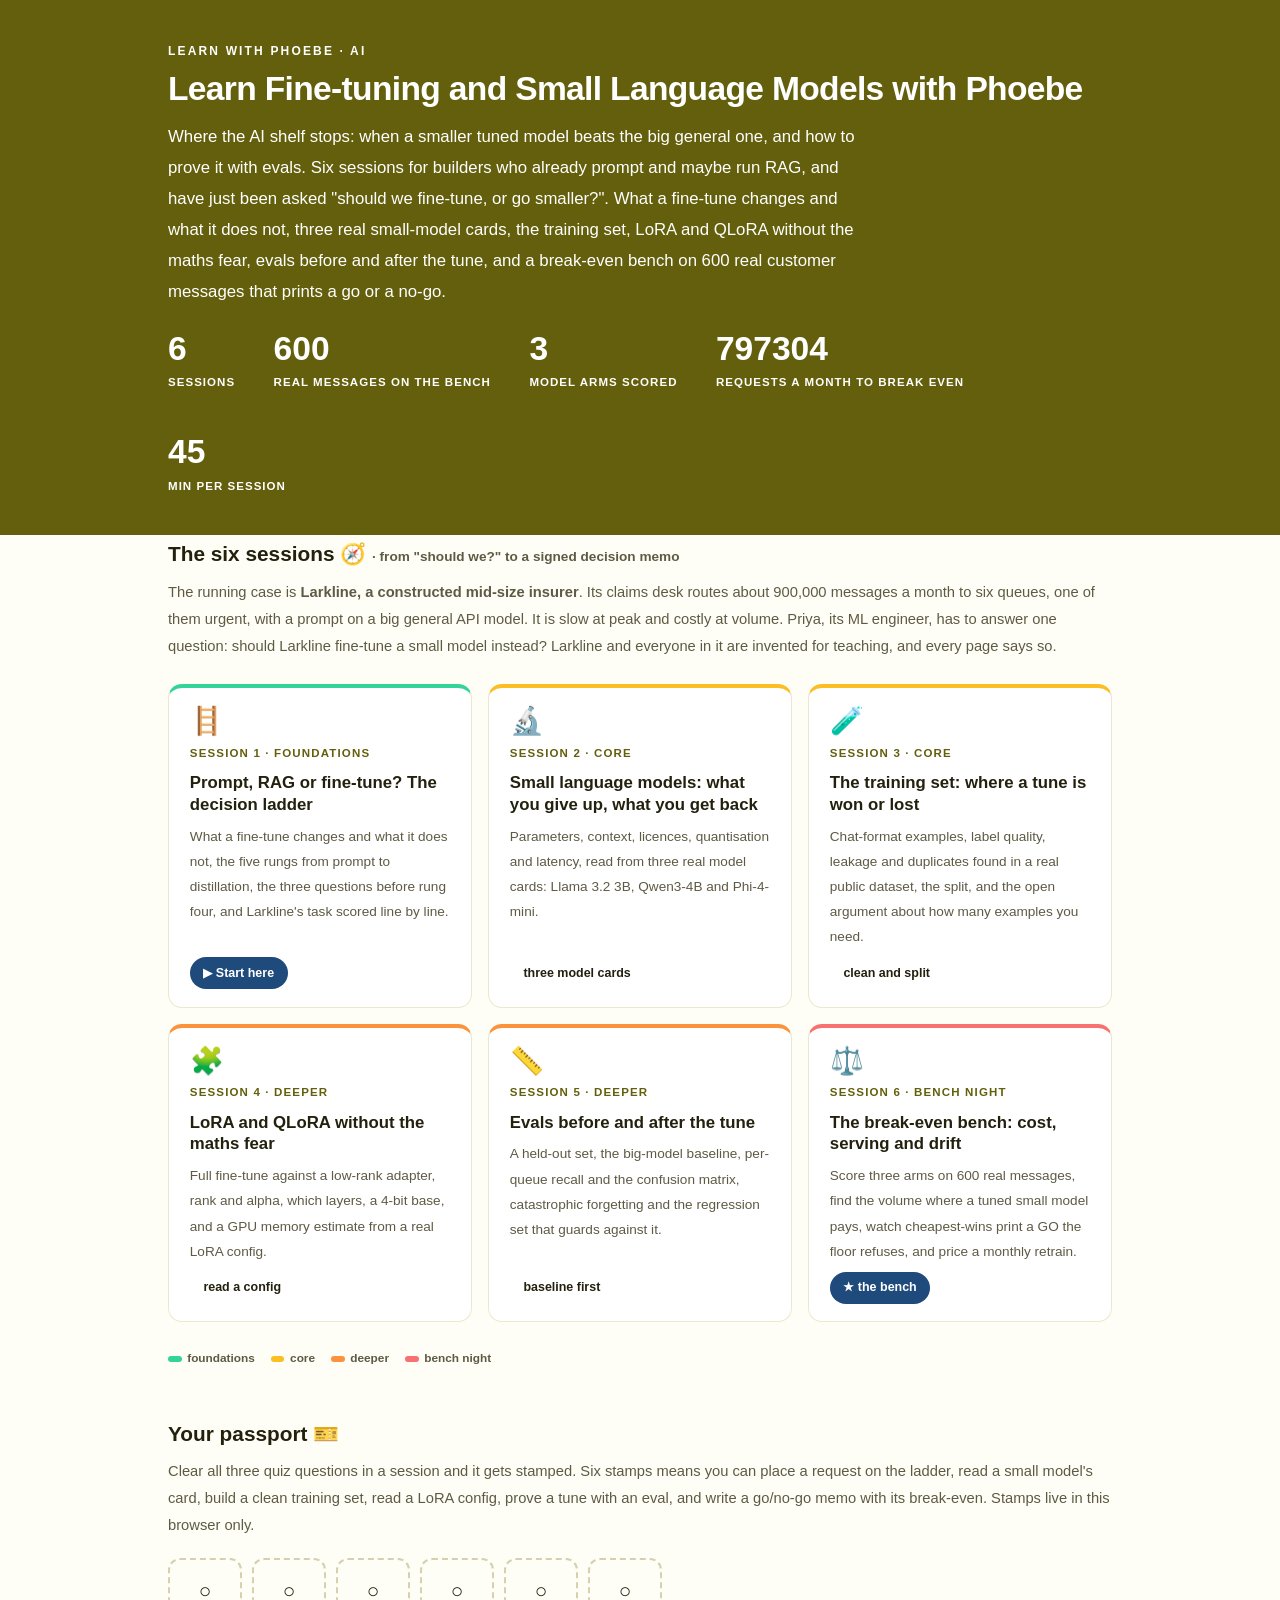
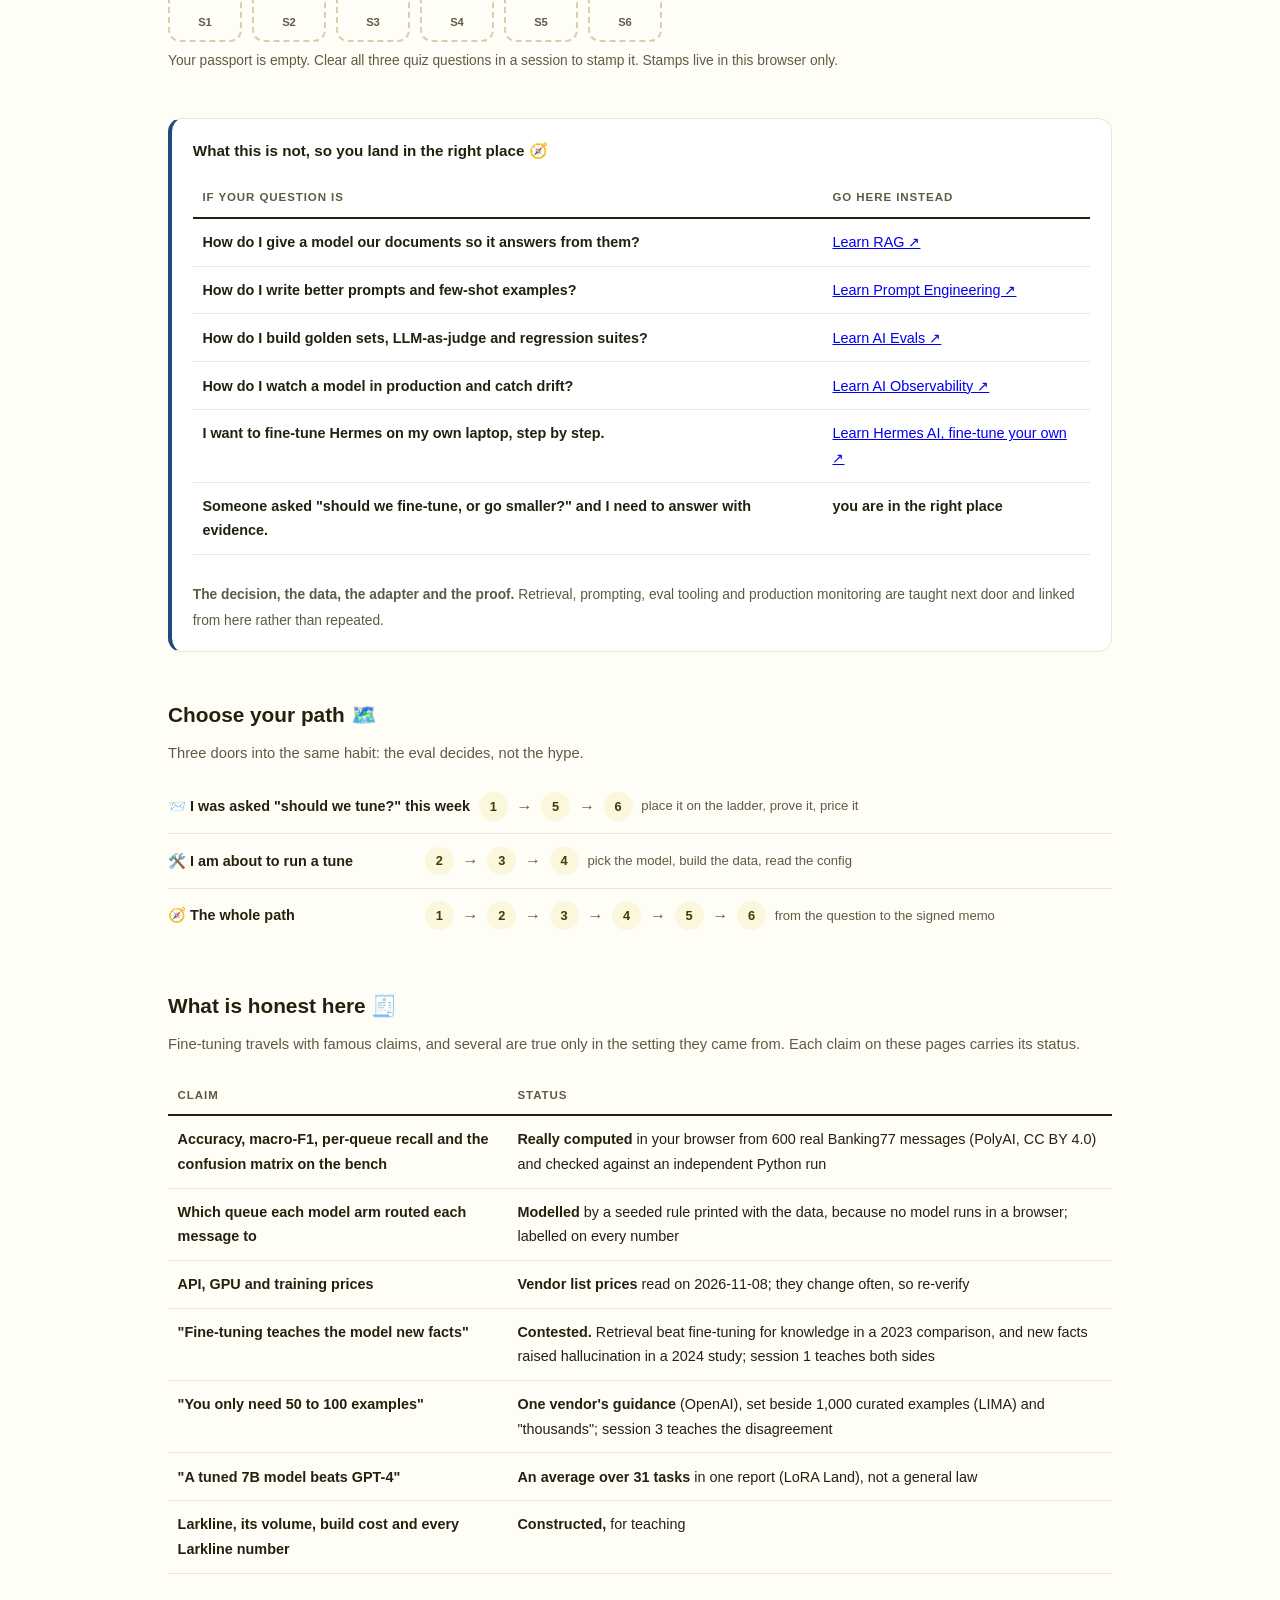
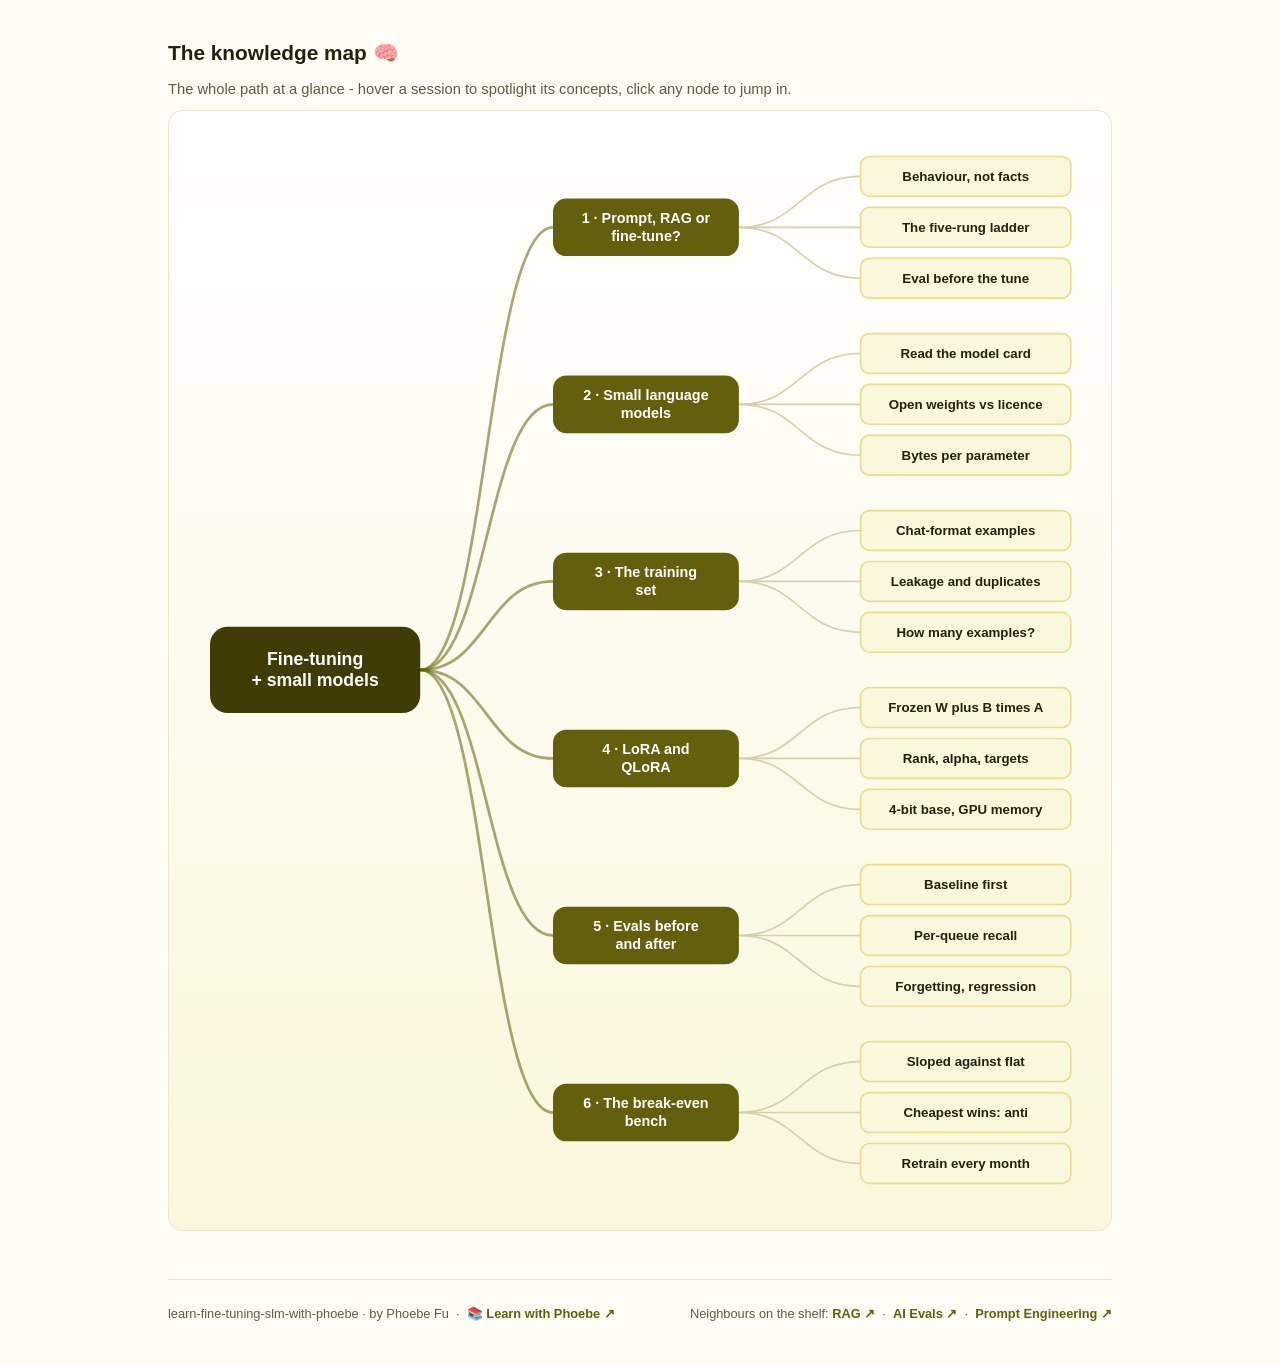
<file: index.html>
<!DOCTYPE html>
<html lang="en">
<head>
<meta charset="UTF-8">
<meta name="viewport" content="width=device-width, initial-scale=1.0">
<!-- social:start -->
<meta name="description" content="Where the AI shelf stops: when a smaller tuned model beats the big general one, and how to prove it with evals. Six sessions for builders: the prompt, RAG or fine-tune ladder, small language models, the training set, LoRA and QLoRA, evals before and after, and a break-even bench on 600 real customer messages. Free, by Phoebe Fu.">
<meta property="og:type" content="website">
<meta property="og:site_name" content="Learn with Phoebe">
<meta property="og:title" content="Learn Fine-tuning and Small Language Models with Phoebe">
<meta property="og:description" content="When a smaller tuned model beats the big general one, and how to prove it with evals. Six sessions and a break-even bench computed in your browser.">
<meta property="og:url" content="https://phoebefu6.github.io/learn-fine-tuning-slm-with-phoebe/">
<meta property="og:image" content="https://phoebefu6.github.io/learn-fine-tuning-slm-with-phoebe/assets/og-cover.png">
<meta property="og:image:width" content="1200">
<meta property="og:image:height" content="630">
<meta name="twitter:card" content="summary_large_image">
<meta name="twitter:title" content="Learn Fine-tuning and Small Language Models with Phoebe">
<meta name="twitter:description" content="Prompt, RAG or fine-tune? Score the arms on 600 real rows and find the break-even volume in your browser.">
<meta name="twitter:image" content="https://phoebefu6.github.io/learn-fine-tuning-slm-with-phoebe/assets/og-cover.png">
<!-- social:end -->
<title>Learn Fine-tuning and Small Language Models with Phoebe</title>
<link rel="stylesheet" href="assets/style.css?v=2">
<style>

  .stats-row { display: flex; gap: 2.4rem; margin-top: 1.5rem; flex-wrap: wrap; }
  .stat b { display: block; font-size: 2.1rem; font-weight: 800; line-height: 1.05; font-variant-numeric: tabular-nums; }
  .stat span { font-size: .72rem; opacity: 1; text-transform: uppercase; letter-spacing: .09em; font-weight: 600; }

  .course-grid { display: grid; grid-template-columns: repeat(auto-fit, minmax(17rem, 1fr)); gap: 1rem; margin-top: 1.5rem; }
  .course-card {
    border: 1px solid var(--hairline);
    border-top: 4px solid var(--diff, var(--indigo));
    border-radius: var(--radius);
    padding: 1.2rem 1.3rem 1.1rem;
    display: flex;
    flex-direction: column;
    gap: .5rem;
    text-decoration: none;
    color: var(--ink);
    background: #fff;
    transition: box-shadow .15s ease, border-color .15s ease, transform .15s ease;
    position: relative;
  }
  .course-card:hover { border-color: var(--indigo-soft); border-top-color: var(--diff, var(--indigo)); box-shadow: 0 8px 28px rgba(var(--shadow-rgb),.16); transform: translateY(-3px); }
  .course-card .cicon { font-size: 1.7rem; line-height: 1; }
  .course-card .cnum { font-size: .72rem; font-weight: 700; color: var(--indigo); text-transform: uppercase; letter-spacing: .1em; }
  .course-card h3 { font-size: 1.05rem; font-weight: 800; line-height: 1.3; }
  .course-card p { font-size: .85rem; color: var(--muted); flex: 1; }
  .course-card .meta { display: flex; gap: .4rem; flex-wrap: wrap; }

  .diff-legend { display: flex; gap: 1rem; margin-top: 1.6rem; font-size: .74rem; color: var(--muted); font-weight: 600; flex-wrap: wrap; }
  .diff-legend i { display: inline-block; width: .85rem; height: .35rem; border-radius: 999px; margin-right: .35rem; vertical-align: middle; }

  .paths { margin-top: 2.6rem; }
  .paths h2 { font-size: 1.3rem; font-weight: 800; margin-bottom: .3rem; }
  .paths .plede { color: var(--muted); font-size: .92rem; margin-bottom: .8rem; }
  .path { display: flex; gap: .55rem; align-items: center; padding: .75rem 0; border-bottom: .5px solid var(--hairline); flex-wrap: wrap; }
  .path:last-child { border-bottom: none; }
  .path b { min-width: 15.5rem; font-size: .9rem; }
  .path .pstep { background: var(--indigo-50); color: var(--indigo-deep); border-radius: 999px; padding: .16rem .68rem; font-weight: 700; font-size: .8rem; text-decoration: none; transition: all .12s ease; }
  .path .pstep:hover { background: var(--indigo); color: #fff; }
  .path .parr { color: var(--muted); font-weight: 700; }

  .mm-section { margin-top: 1.6rem; }
  .mm-section h2 { font-size: 1.3rem; font-weight: 800; margin-bottom: .2rem; }
  .mm-section .mm-lede { color: var(--muted); font-size: .92rem; margin-bottom: .4rem; }
  .mm-wrap { border: 1px solid var(--hairline); border-radius: var(--radius); background: linear-gradient(180deg,#fff,var(--indigo-50)); padding: .6rem; overflow-x: auto; }
  .mm-svg { width: 100%; height: auto; display: block; max-width: 60rem; margin: 0 auto; min-width: 34rem; }
  .mm-link { cursor: pointer; text-decoration: none; }
  .mm-node rect { transition: opacity .15s ease, filter .15s ease; }
  .mm-node text { pointer-events: none; }
  .mm-link:hover .mm-node rect { filter: brightness(1.06); }
  .mm-edge { transition: opacity .15s ease; }

  .not-this { border: 1px solid var(--hairline); border-left: 4px solid var(--clay); border-radius: var(--radius); background: #fff; padding: 1.1rem 1.3rem; margin-top: 1.2rem; }
  .not-this h3 { font-size: .95rem; font-weight: 800; margin-bottom: .5rem; }
</style>
</head>
<body>
<header class="masthead">
  <div class="wrap">
    <div class="eyebrow">Learn with Phoebe · AI</div>
    <h1>Learn <span class="accent">Fine-tuning and Small Language Models</span> with Phoebe</h1>
    <p class="sub">Where the AI shelf stops: when a smaller tuned model beats the big general one, and how to prove it with evals. Six sessions for builders who already prompt and maybe run RAG, and have just been asked "should we fine-tune, or go smaller?". What a fine-tune changes and what it does not, three real small-model cards, the training set, LoRA and QLoRA without the maths fear, evals before and after the tune, and a break-even bench on 600 real customer messages that prints a go or a no-go.</p>
    <div class="stats-row">
      <div class="stat"><b data-count="6">6</b><span>sessions</span></div>
      <div class="stat"><b data-count="600">600</b><span>real messages on the bench</span></div>
      <div class="stat"><b data-count="3">3</b><span>model arms scored</span></div>
      <div class="stat"><b data-count="797304">797,304</b><span>requests a month to break even</span></div>
      <div class="stat"><b data-count="45">45</b><span>min per session</span></div>
    </div>
  </div>
</header>
<main class="wrap">
  <section class="section">
    <div class="paths" style="margin-top:0">
      <h2>The six sessions 🧭 <span style="font-size:.85rem;font-weight:600;color:var(--muted)">· from "should we?" to a signed decision memo</span></h2>
      <p class="plede">The running case is <strong>Larkline, a constructed mid-size insurer</strong>. Its claims desk routes about 900,000 messages a month to six queues, one of them urgent, with a prompt on a big general API model. It is slow at peak and costly at volume. Priya, its ML engineer, has to answer one question: should Larkline fine-tune a small model instead? Larkline and everyone in it are invented for teaching, and every page says so.</p>
    </div>
    <div class="course-grid">
      <a class="course-card" href="courses/01-the-decision-ladder.html" style="--diff:#34D399">
        <span class="cicon">🪜</span>
        <span class="cnum">Session 1 · foundations</span>
        <h3>Prompt, RAG or fine-tune? The decision ladder</h3>
        <p>What a fine-tune changes and what it does not, the five rungs from prompt to distillation, the three questions before rung four, and Larkline's task scored line by line.</p>
        <span class="meta"><span class="pill amber">▶ Start here</span></span>
      </a>
      <a class="course-card" href="courses/02-small-models-trade-offs.html" style="--diff:#FBBF24">
        <span class="cicon">🔬</span>
        <span class="cnum">Session 2 · core</span>
        <h3>Small language models: what you give up, what you get back</h3>
        <p>Parameters, context, licences, quantisation and latency, read from three real model cards: Llama 3.2 3B, Qwen3-4B and Phi-4-mini.</p>
        <span class="meta"><span class="pill">three model cards</span></span>
      </a>
      <a class="course-card" href="courses/03-building-the-training-set.html" style="--diff:#FBBF24">
        <span class="cicon">🧪</span>
        <span class="cnum">Session 3 · core</span>
        <h3>The training set: where a tune is won or lost</h3>
        <p>Chat-format examples, label quality, leakage and duplicates found in a real public dataset, the split, and the open argument about how many examples you need.</p>
        <span class="meta"><span class="pill">clean and split</span></span>
      </a>
      <a class="course-card" href="courses/04-lora-and-qlora.html" style="--diff:#FB923C">
        <span class="cicon">🧩</span>
        <span class="cnum">Session 4 · deeper</span>
        <h3>LoRA and QLoRA without the maths fear</h3>
        <p>Full fine-tune against a low-rank adapter, rank and alpha, which layers, a 4-bit base, and a GPU memory estimate from a real LoRA config.</p>
        <span class="meta"><span class="pill">read a config</span></span>
      </a>
      <a class="course-card" href="courses/05-evals-before-and-after.html" style="--diff:#FB923C">
        <span class="cicon">📏</span>
        <span class="cnum">Session 5 · deeper</span>
        <h3>Evals before and after the tune</h3>
        <p>A held-out set, the big-model baseline, per-queue recall and the confusion matrix, catastrophic forgetting and the regression set that guards against it.</p>
        <span class="meta"><span class="pill">baseline first</span></span>
      </a>
      <a class="course-card" href="courses/06-the-break-even-bench.html" style="--diff:#F87171">
        <span class="cicon">⚖️</span>
        <span class="cnum">Session 6 · bench night</span>
        <h3>The break-even bench: cost, serving and drift</h3>
        <p>Score three arms on 600 real messages, find the volume where a tuned small model pays, watch cheapest-wins print a GO the floor refuses, and price a monthly retrain.</p>
        <span class="meta"><span class="pill amber">★ the bench</span></span>
      </a>
    </div>
    <div class="diff-legend">
      <span><i style="background:#34D399"></i>foundations</span>
      <span><i style="background:#FBBF24"></i>core</span>
      <span><i style="background:#FB923C"></i>deeper</span>
      <span><i style="background:#F87171"></i>bench night</span>
    </div>
  </section>
  <section class="section">
    <div class="paths" style="margin-top:0">
      <h2>Your passport 🎫</h2>
      <p class="plede">Clear all three quiz questions in a session and it gets stamped. Six stamps means you can place a request on the ladder, read a small model's card, build a clean training set, read a LoRA config, prove a tune with an eval, and write a go/no-go memo with its break-even. Stamps live in this browser only.</p>
    </div>
    <div class="pp-strip"></div>
  </section>
  <section class="section">
    <div class="not-this">
      <h3>What this is not, so you land in the right place 🧭</h3>
      <table class="clean">
        <tr><th>If your question is</th><th>Go here instead</th></tr>
        <tr><td>How do I give a model our documents so it answers from them?</td><td><a href="https://phoebefu6.github.io/learn-rag-with-phoebe/">Learn RAG ↗</a></td></tr>
        <tr><td>How do I write better prompts and few-shot examples?</td><td><a href="https://phoebefu6.github.io/learn-prompt-engineering-with-phoebe/">Learn Prompt Engineering ↗</a></td></tr>
        <tr><td>How do I build golden sets, LLM-as-judge and regression suites?</td><td><a href="https://phoebefu6.github.io/learn-ai-evals-with-phoebe/">Learn AI Evals ↗</a></td></tr>
        <tr><td>How do I watch a model in production and catch drift?</td><td><a href="https://phoebefu6.github.io/learn-ai-observability-with-phoebe/">Learn AI Observability ↗</a></td></tr>
        <tr><td>I want to fine-tune Hermes on my own laptop, step by step.</td><td><a href="https://phoebefu6.github.io/learn-hermes-ai-with-phoebe/courses/94-fine-tune-your-own.html">Learn Hermes AI, fine-tune your own ↗</a></td></tr>
        <tr><td><strong>Someone asked "should we fine-tune, or go smaller?" and I need to answer with evidence.</strong></td><td><strong>you are in the right place</strong></td></tr>
      </table>
      <p style="margin-top:.7rem;font-size:.86rem;color:var(--muted)"><strong>The decision, the data, the adapter and the proof.</strong> Retrieval, prompting, eval tooling and production monitoring are taught next door and linked from here rather than repeated.</p>
    </div>
  </section>
  <section class="section">
    <div class="paths">
      <h2>Choose your path 🗺️</h2>
      <p class="plede">Three doors into the same habit: the eval decides, not the hype.</p>
      <div class="path"><b>📨 I was asked "should we tune?" this week</b>
        <a class="pstep" href="courses/01-the-decision-ladder.html">1</a><span class="parr">→</span>
        <a class="pstep" href="courses/05-evals-before-and-after.html">5</a><span class="parr">→</span>
        <a class="pstep" href="courses/06-the-break-even-bench.html">6</a>
        <span style="font-size:.82rem;color:var(--muted)">place it on the ladder, prove it, price it</span>
      </div>
      <div class="path"><b>🛠️ I am about to run a tune</b>
        <a class="pstep" href="courses/02-small-models-trade-offs.html">2</a><span class="parr">→</span>
        <a class="pstep" href="courses/03-building-the-training-set.html">3</a><span class="parr">→</span>
        <a class="pstep" href="courses/04-lora-and-qlora.html">4</a>
        <span style="font-size:.82rem;color:var(--muted)">pick the model, build the data, read the config</span>
      </div>
      <div class="path"><b>🧭 The whole path</b>
        <a class="pstep" href="courses/01-the-decision-ladder.html">1</a><span class="parr">→</span>
        <a class="pstep" href="courses/02-small-models-trade-offs.html">2</a><span class="parr">→</span>
        <a class="pstep" href="courses/03-building-the-training-set.html">3</a><span class="parr">→</span>
        <a class="pstep" href="courses/04-lora-and-qlora.html">4</a><span class="parr">→</span>
        <a class="pstep" href="courses/05-evals-before-and-after.html">5</a><span class="parr">→</span>
        <a class="pstep" href="courses/06-the-break-even-bench.html">6</a>
        <span style="font-size:.82rem;color:var(--muted)">from the question to the signed memo</span>
      </div>
    </div>
  </section>
  <section class="section">
    <div class="paths" style="margin-top:0">
      <h2>What is honest here 🧾</h2>
      <p class="plede">Fine-tuning travels with famous claims, and several are true only in the setting they came from. Each claim on these pages carries its status.</p>
    </div>
    <table class="clean">
      <tr><th>Claim</th><th>Status</th></tr>
      <tr><td>Accuracy, macro-F1, per-queue recall and the confusion matrix on the bench</td><td><strong>Really computed</strong> in your browser from 600 real Banking77 messages (PolyAI, CC BY 4.0) and checked against an independent Python run</td></tr>
      <tr><td>Which queue each model arm routed each message to</td><td><strong>Modelled</strong> by a seeded rule printed with the data, because no model runs in a browser; labelled on every number</td></tr>
      <tr><td>API, GPU and training prices</td><td><strong>Vendor list prices</strong> read on 2026-11-08; they change often, so re-verify</td></tr>
      <tr><td>"Fine-tuning teaches the model new facts"</td><td><strong>Contested.</strong> Retrieval beat fine-tuning for knowledge in a 2023 comparison, and new facts raised hallucination in a 2024 study; session 1 teaches both sides</td></tr>
      <tr><td>"You only need 50 to 100 examples"</td><td><strong>One vendor's guidance</strong> (OpenAI), set beside 1,000 curated examples (LIMA) and "thousands"; session 3 teaches the disagreement</td></tr>
      <tr><td>"A tuned 7B model beats GPT-4"</td><td><strong>An average over 31 tasks</strong> in one report (LoRA Land), not a general law</td></tr>
      <tr><td>Larkline, its volume, build cost and every Larkline number</td><td><strong>Constructed,</strong> for teaching</td></tr>
    </table>
  </section>
  <section class="section mm-section">
    <h2>The knowledge map 🧠</h2>
    <p class="mm-lede">The whole path at a glance - hover a session to spotlight its concepts, click any node to jump in.</p>
    <div class="mm-wrap"><div id="mindmap"></div></div>
  </section>
  <footer class="pagefoot">
    <span>learn-fine-tuning-slm-with-phoebe · by Phoebe Fu &nbsp;·&nbsp; 📚 <a href="https://phoebefu6.github.io/learn-with-phoebe/">Learn with Phoebe ↗</a></span>
    <span>Neighbours on the shelf: <a href="https://phoebefu6.github.io/learn-rag-with-phoebe/">RAG ↗</a> &nbsp;·&nbsp; <a href="https://phoebefu6.github.io/learn-ai-evals-with-phoebe/">AI Evals ↗</a> &nbsp;·&nbsp; <a href="https://phoebefu6.github.io/learn-prompt-engineering-with-phoebe/">Prompt Engineering ↗</a></span>
  </footer>
</main>
<script>
window.MINDMAP_DATA = {
 "title": "Fine-tuning\n+ small models",
 "centerColor": "#3F3C06",
 "sessions": [
  {
   "label": "Prompt, RAG or\nfine-tune?",
   "href": "courses/01-the-decision-ladder.html",
   "color": "#34D399",
   "concepts": [
    {
     "label": "Behaviour, not facts",
     "href": "courses/01-the-decision-ladder.html"
    },
    {
     "label": "The five-rung ladder",
     "href": "courses/01-the-decision-ladder.html"
    },
    {
     "label": "Eval before the tune",
     "href": "courses/01-the-decision-ladder.html"
    }
   ]
  },
  {
   "label": "Small language\nmodels",
   "href": "courses/02-small-models-trade-offs.html",
   "color": "#FBBF24",
   "concepts": [
    {
     "label": "Read the model card",
     "href": "courses/02-small-models-trade-offs.html"
    },
    {
     "label": "Open weights vs licence",
     "href": "courses/02-small-models-trade-offs.html"
    },
    {
     "label": "Bytes per parameter",
     "href": "courses/02-small-models-trade-offs.html"
    }
   ]
  },
  {
   "label": "The training\nset",
   "href": "courses/03-building-the-training-set.html",
   "color": "#FBBF24",
   "concepts": [
    {
     "label": "Chat-format examples",
     "href": "courses/03-building-the-training-set.html"
    },
    {
     "label": "Leakage and duplicates",
     "href": "courses/03-building-the-training-set.html"
    },
    {
     "label": "How many examples?",
     "href": "courses/03-building-the-training-set.html"
    }
   ]
  },
  {
   "label": "LoRA and\nQLoRA",
   "href": "courses/04-lora-and-qlora.html",
   "color": "#FB923C",
   "concepts": [
    {
     "label": "Frozen W plus B times A",
     "href": "courses/04-lora-and-qlora.html"
    },
    {
     "label": "Rank, alpha, targets",
     "href": "courses/04-lora-and-qlora.html"
    },
    {
     "label": "4-bit base, GPU memory",
     "href": "courses/04-lora-and-qlora.html"
    }
   ]
  },
  {
   "label": "Evals before\nand after",
   "href": "courses/05-evals-before-and-after.html",
   "color": "#FB923C",
   "concepts": [
    {
     "label": "Baseline first",
     "href": "courses/05-evals-before-and-after.html"
    },
    {
     "label": "Per-queue recall",
     "href": "courses/05-evals-before-and-after.html"
    },
    {
     "label": "Forgetting, regression",
     "href": "courses/05-evals-before-and-after.html"
    }
   ]
  },
  {
   "label": "The break-even\nbench",
   "href": "courses/06-the-break-even-bench.html",
   "color": "#F87171",
   "concepts": [
    {
     "label": "Sloped against flat",
     "href": "courses/06-the-break-even-bench.html"
    },
    {
     "label": "Cheapest wins: anti",
     "href": "courses/06-the-break-even-bench.html"
    },
    {
     "label": "Retrain every month",
     "href": "courses/06-the-break-even-bench.html"
    }
   ]
  }
 ]
};
</script>
<script src="assets/mindmap.js?v=1"></script>
<script src="assets/app.js?v=1"></script>
</body>
</html>
</file>
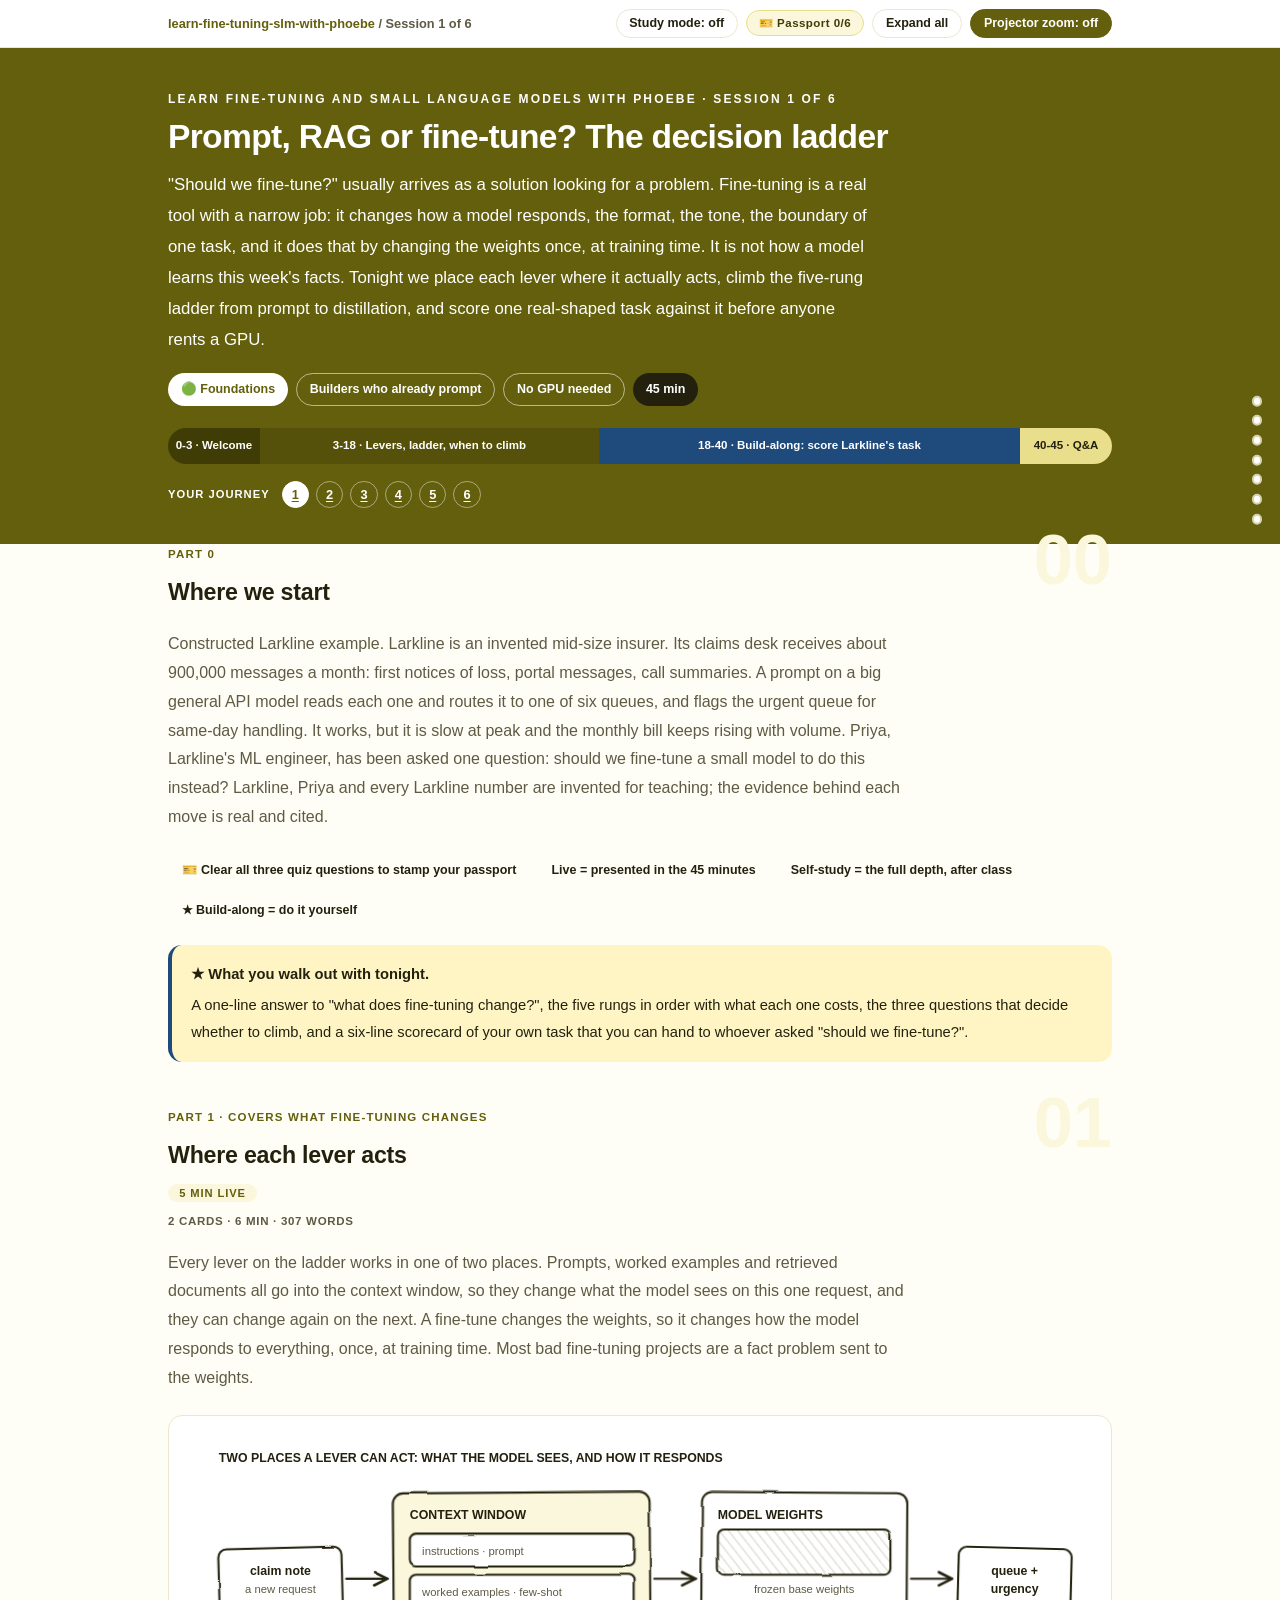
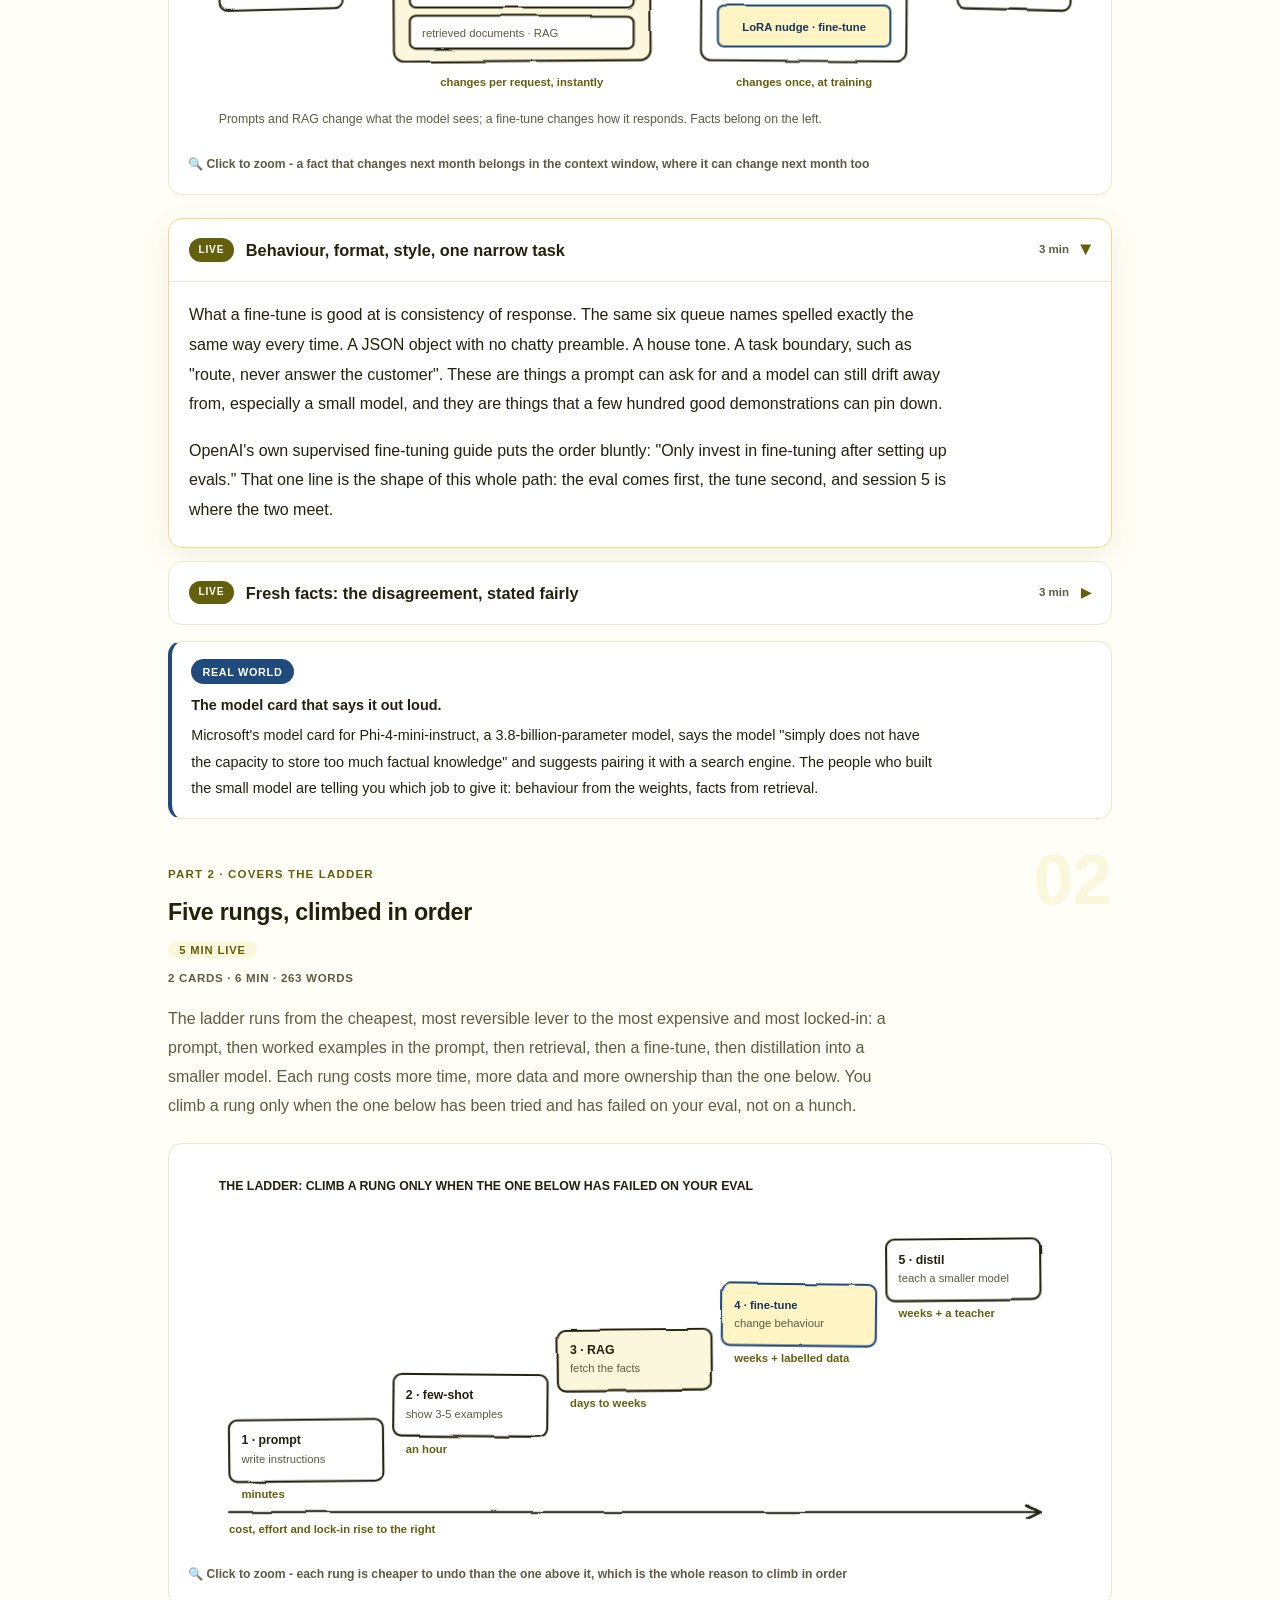
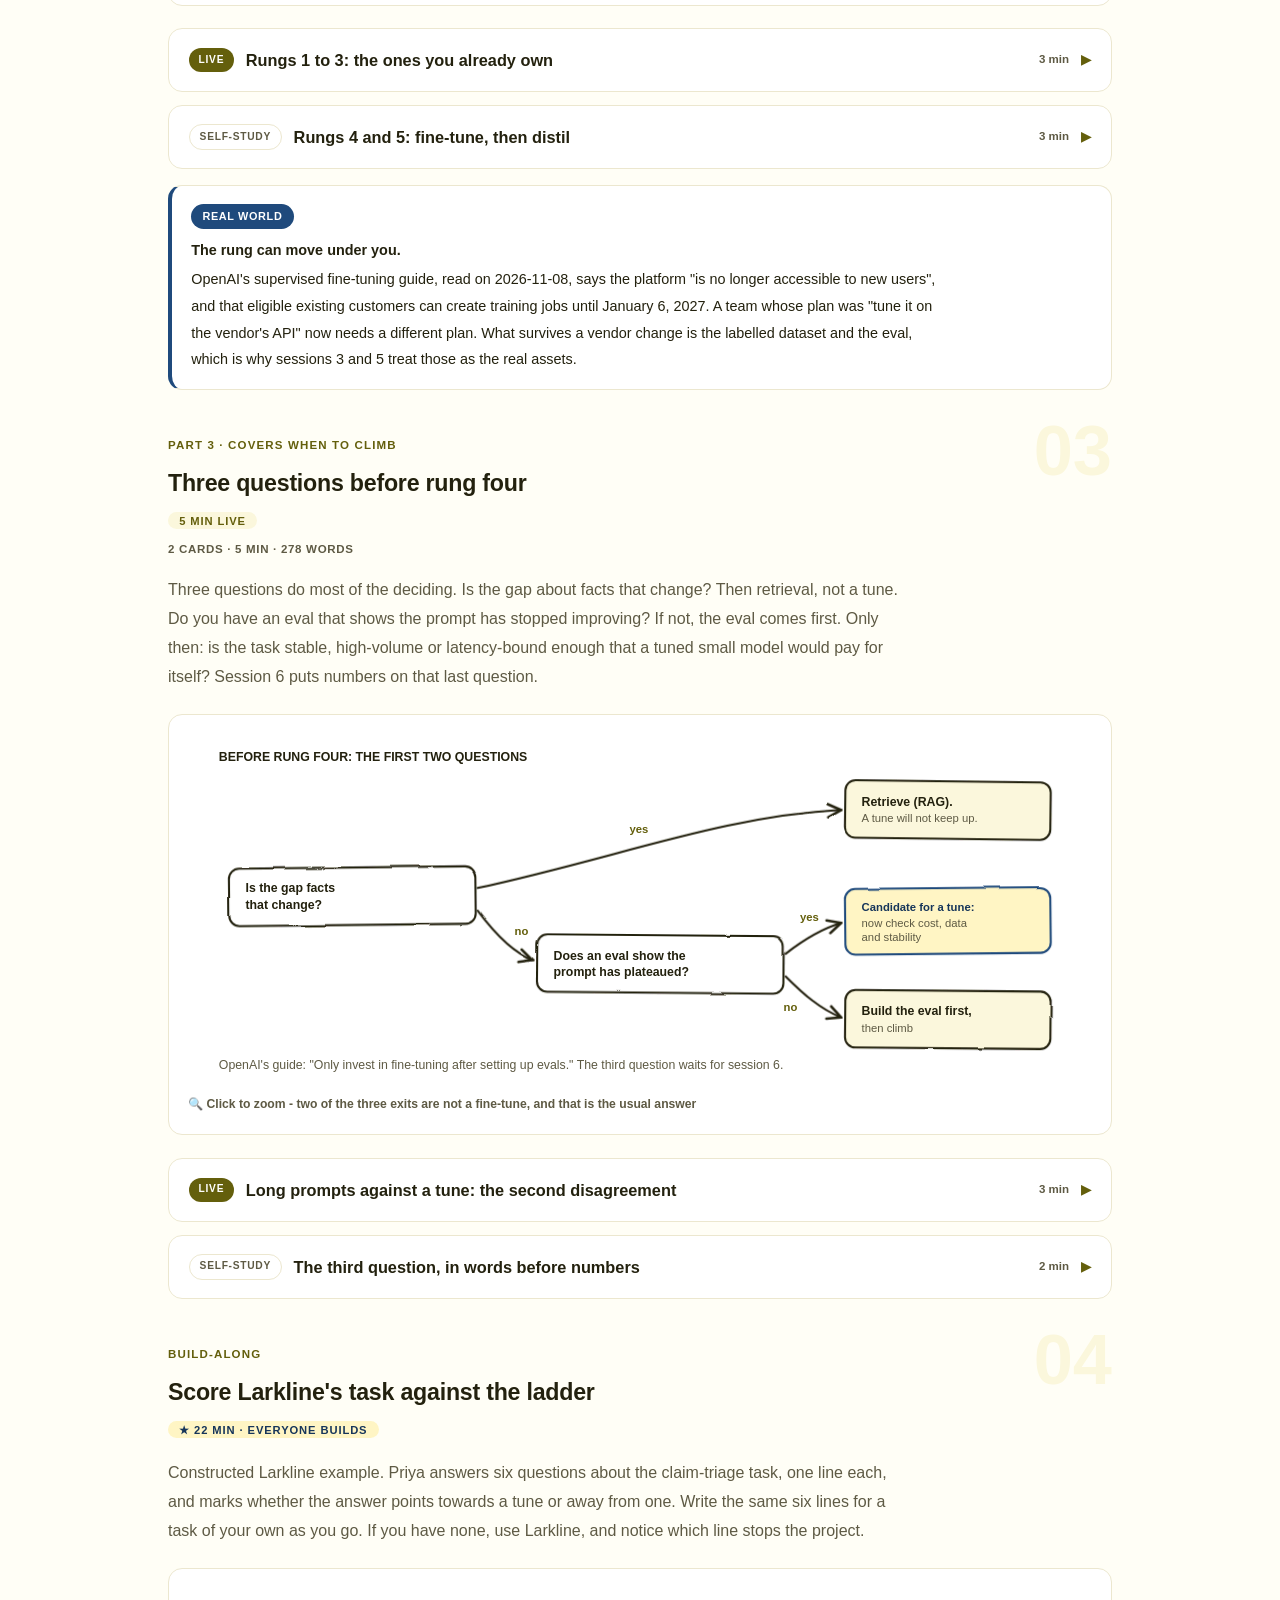
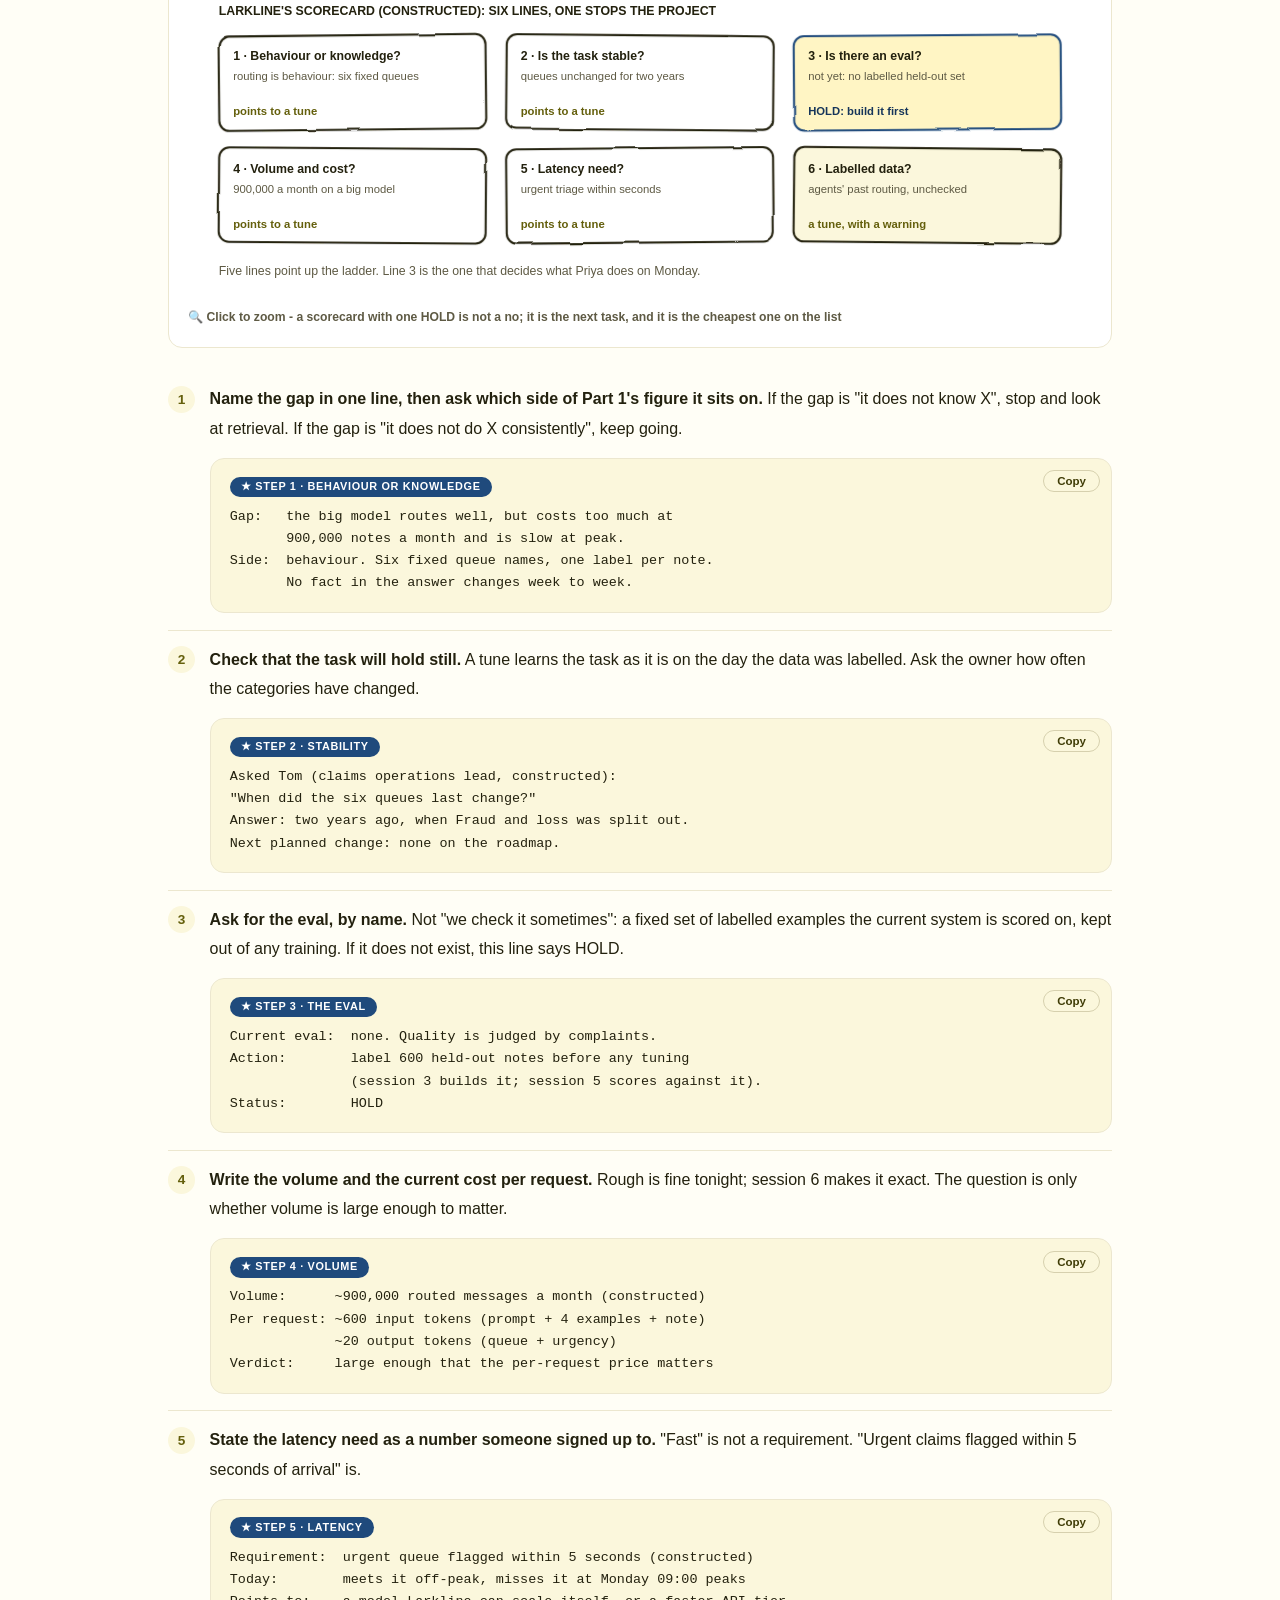
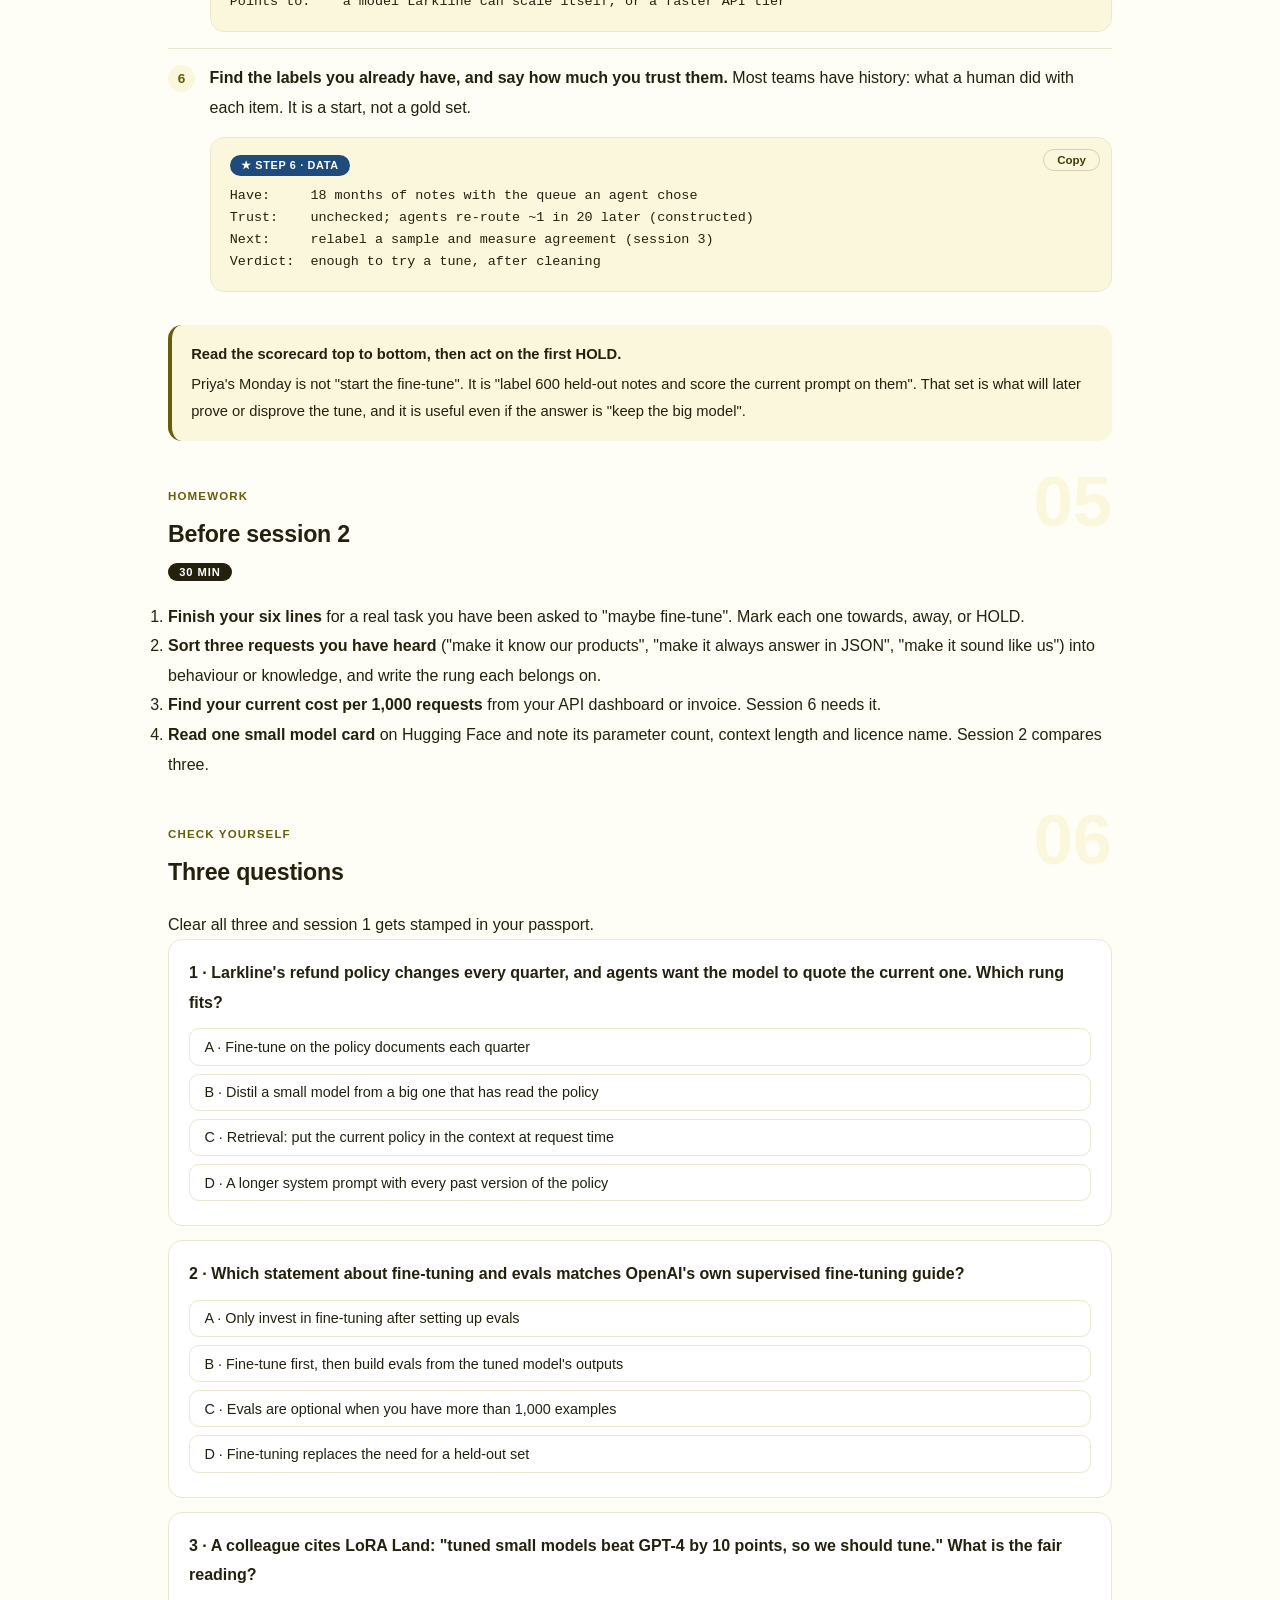
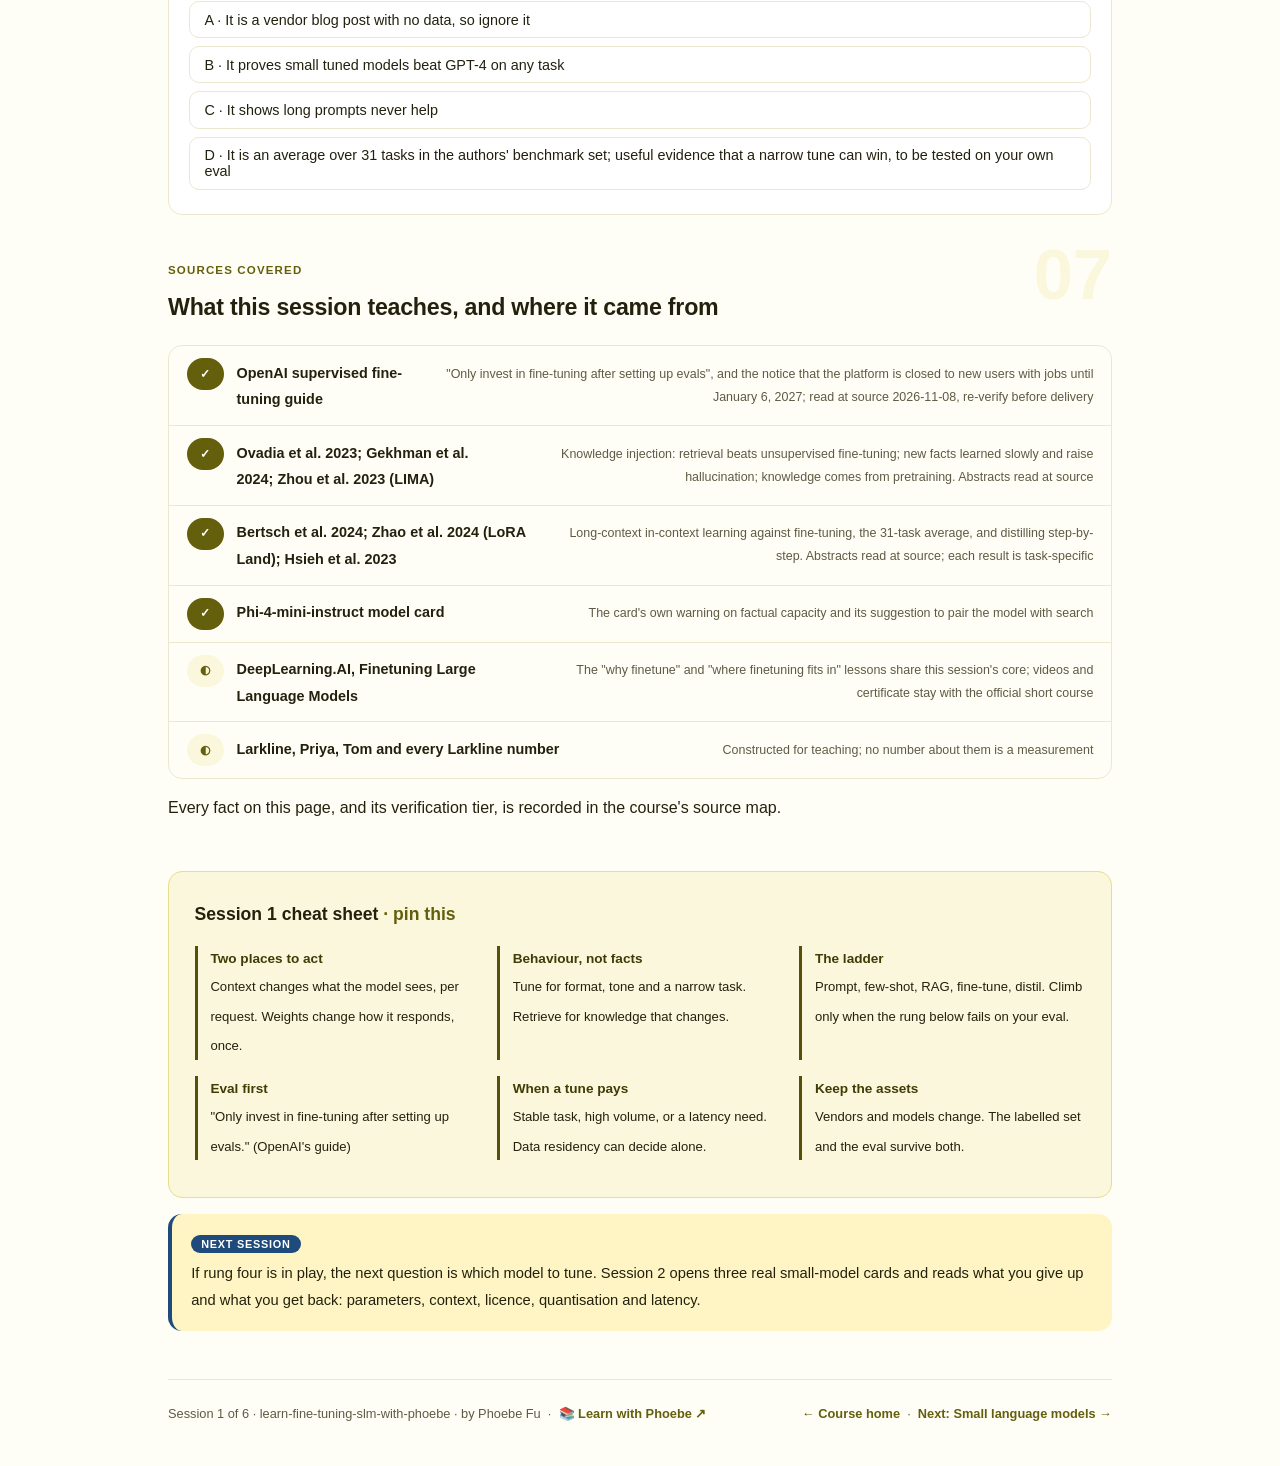
<file: courses/01-the-decision-ladder.html>
<!DOCTYPE html>
<html lang="en">
<head>
<meta charset="UTF-8">
<meta name="viewport" content="width=device-width, initial-scale=1.0">
<!-- social:start -->
<meta name="description" content="Session 1 of 6. What fine-tuning changes and what it does not: behaviour, format and a narrow task, never fresh facts. The ladder prompt, few-shot, RAG, fine-tune, distil, the three questions that tell you whether to climb, and Larkline's claim-triage task scored against it.">
<meta property="og:type" content="article">
<meta property="og:site_name" content="Learn with Phoebe">
<meta property="og:title" content="Prompt, RAG or fine-tune? The decision ladder - learn fine-tuning slm with phoebe">
<meta property="og:description" content="Session 1 of 6. Fine-tuning changes how a model responds, not what it knows. Climb the ladder only when the rung below fails on your eval.">
<meta property="og:url" content="https://phoebefu6.github.io/learn-fine-tuning-slm-with-phoebe/courses/01-the-decision-ladder.html">
<meta property="og:image" content="https://phoebefu6.github.io/learn-fine-tuning-slm-with-phoebe/assets/og-cover.png">
<meta property="og:image:width" content="1200">
<meta property="og:image:height" content="630">
<meta name="twitter:card" content="summary_large_image">
<meta name="twitter:title" content="Prompt, RAG or fine-tune? The decision ladder - learn fine-tuning slm with phoebe">
<meta name="twitter:description" content="Session 1 of 6. Where each lever acts, the five-rung ladder, and when to climb.">
<meta name="twitter:image" content="https://phoebefu6.github.io/learn-fine-tuning-slm-with-phoebe/assets/og-cover.png">
<!-- social:end -->
<title>Session 1 · Prompt, RAG or fine-tune? The decision ladder - learn fine-tuning slm with phoebe</title>
<link rel="stylesheet" href="../assets/style.css?v=2">
</head>
<body>

<div class="toolbar">
  <div class="wrap">
    <span class="crumb"><a href="../index.html">learn-fine-tuning-slm-with-phoebe</a> / Session 1 of 6</span>
    <button class="btn" id="toggle-all" type="button">Expand all</button>
    <button class="btn primary" id="zoom-toggle" type="button">Projector zoom: off</button>
  </div>
</div>

<header class="masthead">
  <div class="wrap">
    <div class="eyebrow">Learn Fine-tuning and Small Language Models with Phoebe · Session 1 of 6</div>
    <h1>Prompt, RAG or fine-tune? The <span class="accent">decision ladder</span></h1>
    <p class="sub">"Should we fine-tune?" usually arrives as a solution looking for a problem. Fine-tuning is a real tool with a narrow job: it changes how a model responds, the format, the tone, the boundary of one task, and it does that by changing the weights once, at training time. It is not how a model learns this week's facts. Tonight we place each lever where it actually acts, climb the five-rung ladder from prompt to distillation, and score one real-shaped task against it before anyone rents a GPU.</p>
    <div class="chip-row">
      <span class="chip level">🟢 Foundations</span>
      <span class="chip audience">Builders who already prompt</span>
      <span class="chip audience">No GPU needed</span>
      <span class="chip time">45 min</span>
    </div>
    <div class="agenda">
      <span class="a1" style="flex:1">0-3 · Welcome</span>
      <span class="a2" style="flex:4">3-18 · Levers, ladder, when to climb</span>
      <span class="a3" style="flex:5">18-40 · Build-along: score Larkline's task</span>
      <span class="a4" style="flex:1">40-45 · Q&amp;A</span>
    </div>
  </div>
</header>

<main class="wrap">

  <section class="section" id="intro">
    <div class="section-kicker">
      <span class="klabel">Part 0</span>
      <h2>Where we start</h2>
    </div>
    <p class="lede">Constructed Larkline example. Larkline is an invented mid-size insurer. Its claims desk receives about 900,000 messages a month: first notices of loss, portal messages, call summaries. A prompt on a big general API model reads each one and routes it to one of six queues, and flags the urgent queue for same-day handling. It works, but it is slow at peak and the monthly bill keeps rising with volume. Priya, Larkline's ML engineer, has been asked one question: should we fine-tune a small model to do this instead? Larkline, Priya and every Larkline number are invented for teaching; the evidence behind each move is real and cited.</p>

    <div class="legend">
      <span class="pill">🎫 Clear all three quiz questions to stamp your passport</span>
      <span class="pill">Live = presented in the 45 minutes</span>
      <span class="pill">Self-study = the full depth, after class</span>
      <span class="pill">★ Build-along = do it yourself</span>
    </div>

    <div class="callout win">
      <p><strong>★ What you walk out with tonight.</strong> A one-line answer to "what does fine-tuning change?", the five rungs in order with what each one costs, the three questions that decide whether to climb, and a six-line scorecard of your own task that you can hand to whoever asked "should we fine-tune?".</p>
    </div>
  </section>

  <section class="section" id="part-1">
    <div class="section-kicker">
      <span class="klabel">Part 1 · covers what fine-tuning changes</span>
      <h2>Where each lever acts</h2>
      <span class="tag concept">5 min live</span>
    </div>
    <p class="lede">Every lever on the ladder works in one of two places. Prompts, worked examples and retrieved documents all go into the context window, so they change what the model sees on this one request, and they can change again on the next. A fine-tune changes the weights, so it changes how the model responds to everything, once, at training time. Most bad fine-tuning projects are a fact problem sent to the weights.</p>

    <figure class="zoomable">
      <svg viewBox="0 0 880 300" xmlns="http://www.w3.org/2000/svg" role="img" aria-label="A claim note flows into the context window, which holds three slots: instructions from the prompt, worked examples from few-shot, and retrieved documents from RAG. It then flows into the model weights, drawn as a hatched frozen base with a highlighted LoRA nudge from fine-tuning, and out as a queue and urgency. The context changes per request; the weights change once, at training time.">
        <defs>
          <filter id="f1aSk" x="-3%" y="-3%" width="106%" height="106%"><feTurbulence type="fractalNoise" baseFrequency="0.02" numOctaves="2" seed="11" result="n"/><feDisplacementMap in="SourceGraphic" in2="n" scale="2.4" xChannelSelector="R" yChannelSelector="G"/></filter>
          <pattern id="f1aHc" patternUnits="userSpaceOnUse" width="7" height="7" patternTransform="rotate(-38)"><line x1="0" y1="0" x2="0" y2="7" stroke="#645F0C" stroke-width="1" opacity=".5"/></pattern>
          <marker id="f1aAr" viewBox="0 0 10 10" refX="9" refY="5" markerWidth="8" markerHeight="8" orient="auto"><path d="M1 1 L9 5 L1 9" fill="none" stroke="#23210E" stroke-width="1.6" stroke-linecap="round"/></marker>
        </defs>
        <style>
          .f1aH { font: 800 12px Inter, sans-serif; fill: #23210E; }
          .f1aL { font: 600 12px Inter, sans-serif; fill: #23210E; }
          .f1aS { font: 400 11px Inter, sans-serif; fill: #5E5A44; }
          .f1aB { font: 800 11px Inter, sans-serif; fill: #16355A; }
          .f1aA { font: 700 11px Inter, sans-serif; fill: #645F0C; }
          .f1aN { font: 400 12px Inter, sans-serif; fill: #5E5A44; }
        </style>

        <text class="f1aH" x="30" y="26">TWO PLACES A LEVER CAN ACT: WHAT THE MODEL SEES, AND HOW IT RESPONDS</text>

        <g filter="url(#f1aSk)" fill="none" stroke="#23210E" stroke-width="2" stroke-linecap="round" stroke-linejoin="round">
          <rect x="30" y="110" width="120" height="60" rx="8" transform="rotate(-1.5 90 140)" fill="#FFFFFF"/>
          <path d="M154 140 L194 140" marker-end="url(#f1aAr)"/>
          <rect x="200" y="56" width="250" height="164" rx="10" transform="rotate(-0.4 325 138)" fill="#FBF7DC"/>
          <rect x="216" y="96" width="218" height="32" rx="6" fill="#FFFFFF"/>
          <rect x="216" y="136" width="218" height="32" rx="6" fill="#FFFFFF"/>
          <rect x="216" y="176" width="218" height="32" rx="6" fill="#FFFFFF"/>
          <path d="M454 140 L494 140" marker-end="url(#f1aAr)"/>
          <rect x="500" y="56" width="200" height="164" rx="10" transform="rotate(0.4 600 138)" fill="#FFFFFF"/>
          <rect x="516" y="92" width="168" height="44" rx="6" fill="url(#f1aHc)"/>
          <rect x="516" y="166" width="168" height="40" rx="6" fill="#FFF5C4" stroke="#1F4A7C"/>
          <path d="M704 140 L744 140" marker-end="url(#f1aAr)"/>
          <rect x="750" y="110" width="110" height="60" rx="8" transform="rotate(1.5 805 140)" fill="#FFFFFF"/>
        </g>

        <text class="f1aL" x="90" y="136" text-anchor="middle">claim note</text>
        <text class="f1aS" x="90" y="154" text-anchor="middle">a new request</text>
        <text class="f1aL" x="216" y="82">CONTEXT WINDOW</text>
        <text class="f1aS" x="228" y="117">instructions · prompt</text>
        <text class="f1aS" x="228" y="157">worked examples · few-shot</text>
        <text class="f1aS" x="228" y="197">retrieved documents · RAG</text>
        <text class="f1aL" x="516" y="82">MODEL WEIGHTS</text>
        <text class="f1aS" x="600" y="154" text-anchor="middle">frozen base weights</text>
        <text class="f1aB" x="600" y="191" text-anchor="middle">LoRA nudge · fine-tune</text>
        <text class="f1aL" x="805" y="136" text-anchor="middle">queue +</text>
        <text class="f1aL" x="805" y="154" text-anchor="middle">urgency</text>
        <text class="f1aA" x="325" y="244" text-anchor="middle">changes per request, instantly</text>
        <text class="f1aA" x="600" y="244" text-anchor="middle">changes once, at training</text>

        <text class="f1aN" x="30" y="280">Prompts and RAG change what the model sees; a fine-tune changes how it responds. Facts belong on the left.</text>
      </svg>
      <figcaption>🔍 Click to zoom - a fact that changes next month belongs in the context window, where it can change next month too</figcaption>
    </figure>

    <details class="card" open>
      <summary><span class="mode live">Live</span>Behaviour, format, style, one narrow task<span class="mini">3 min</span><span class="caret">▶</span></summary>
      <div class="body">
        <p>What a fine-tune is good at is consistency of response. The same six queue names spelled exactly the same way every time. A JSON object with no chatty preamble. A house tone. A task boundary, such as "route, never answer the customer". These are things a prompt can ask for and a model can still drift away from, especially a small model, and they are things that a few hundred good demonstrations can pin down.</p>
        <p>OpenAI's own supervised fine-tuning guide puts the order bluntly: "Only invest in fine-tuning after setting up evals." That one line is the shape of this whole path: the eval comes first, the tune second, and session 5 is where the two meet.</p>
      </div>
    </details>

    <details class="card">
      <summary><span class="mode live">Live</span>Fresh facts: the disagreement, stated fairly<span class="mini">3 min</span><span class="caret">▶</span></summary>
      <div class="body">
        <p>"Fine-tune it on our documents so it knows our policies" is the most common request, and the evidence leans hard against it. Ovadia and colleagues (2023) compared unsupervised fine-tuning with retrieval for injecting knowledge and found that retrieval consistently outperformed fine-tuning, for knowledge the model had seen and for entirely new knowledge. Gekhman and colleagues (2024) found that examples carrying new facts are learned significantly slower than examples consistent with what the model knows, and that once learned they linearly increase the model's tendency to hallucinate. The LIMA paper (Zhou et al. 2023) argues that almost all knowledge is learned during pretraining.</p>
        <p>The other side deserves its due. Ovadia's paper also reports that training on many paraphrases of the same fact may ease the difficulty, and a narrow vocabulary, such as Larkline's internal queue names, is "knowledge" a tune does teach well. The working rule most practitioners use is: fine-tune for behaviour, retrieve for knowledge. Treat it as a strong default, not a law, and test it on your own eval. The RAG side of that rule is taught in <a href="https://phoebefu6.github.io/learn-rag-with-phoebe/courses/a1-what-rag-is.html">Learn RAG with Phoebe ↗</a>, which uses the same split.</p>
      </div>
    </details>

    <div class="callout example">
      <span class="ex-pill">Real world</span>
      <p><strong>The model card that says it out loud.</strong> Microsoft's model card for Phi-4-mini-instruct, a 3.8-billion-parameter model, says the model "simply does not have the capacity to store too much factual knowledge" and suggests pairing it with a search engine. The people who built the small model are telling you which job to give it: behaviour from the weights, facts from retrieval.</p>
    </div>
  </section>

  <section class="section" id="part-2">
    <div class="section-kicker">
      <span class="klabel">Part 2 · covers the ladder</span>
      <h2>Five rungs, climbed in order</h2>
      <span class="tag concept">5 min live</span>
    </div>
    <p class="lede">The ladder runs from the cheapest, most reversible lever to the most expensive and most locked-in: a prompt, then worked examples in the prompt, then retrieval, then a fine-tune, then distillation into a smaller model. Each rung costs more time, more data and more ownership than the one below. You climb a rung only when the one below has been tried and has failed on your eval, not on a hunch.</p>

    <figure class="zoomable">
      <svg viewBox="0 0 880 380" xmlns="http://www.w3.org/2000/svg" role="img" aria-label="A staircase of five rungs rising to the right. Rung 1 prompt, write instructions, minutes. Rung 2 few-shot, show 3 to 5 examples, an hour. Rung 3 RAG, fetch the facts, days to weeks. Rung 4 fine-tune, change behaviour, weeks plus labelled data, highlighted. Rung 5 distil, teach a smaller model, weeks plus a teacher model. An arrow along the bottom says cost, effort and lock-in rise to the right.">
        <defs>
          <filter id="f1bSk" x="-3%" y="-3%" width="106%" height="106%"><feTurbulence type="fractalNoise" baseFrequency="0.02" numOctaves="2" seed="23" result="n"/><feDisplacementMap in="SourceGraphic" in2="n" scale="2.4" xChannelSelector="R" yChannelSelector="G"/></filter>
          <marker id="f1bAr" viewBox="0 0 10 10" refX="9" refY="5" markerWidth="8" markerHeight="8" orient="auto"><path d="M1 1 L9 5 L1 9" fill="none" stroke="#23210E" stroke-width="1.6" stroke-linecap="round"/></marker>
        </defs>
        <style>
          .f1bH { font: 800 12px Inter, sans-serif; fill: #23210E; }
          .f1bL { font: 600 12px Inter, sans-serif; fill: #23210E; }
          .f1bS { font: 400 11px Inter, sans-serif; fill: #5E5A44; }
          .f1bB { font: 800 11px Inter, sans-serif; fill: #16355A; }
          .f1bA { font: 700 11px Inter, sans-serif; fill: #645F0C; }
          .f1bN { font: 400 12px Inter, sans-serif; fill: #5E5A44; }
        </style>

        <text class="f1bH" x="30" y="26">THE LADDER: CLIMB A RUNG ONLY WHEN THE ONE BELOW HAS FAILED ON YOUR EVAL</text>

        <g filter="url(#f1bSk)" fill="none" stroke="#23210E" stroke-width="2" stroke-linecap="round" stroke-linejoin="round">
          <rect x="40" y="250" width="150" height="60" rx="8" transform="rotate(-0.6 115 280)" fill="#FFFFFF"/>
          <rect x="200" y="206" width="150" height="60" rx="8" transform="rotate(0.5 275 236)" fill="#FFFFFF"/>
          <rect x="360" y="162" width="150" height="60" rx="8" transform="rotate(-0.5 435 192)" fill="#FBF7DC"/>
          <rect x="520" y="118" width="150" height="60" rx="8" transform="rotate(0.6 595 148)" fill="#FFF5C4" stroke="#1F4A7C"/>
          <rect x="680" y="74" width="150" height="60" rx="8" transform="rotate(-0.5 755 104)" fill="#FFFFFF"/>
          <path d="M40 340 L830 340" marker-end="url(#f1bAr)"/>
        </g>

        <text class="f1bL" x="52" y="274">1 · prompt</text>
        <text class="f1bS" x="52" y="292">write instructions</text>
        <text class="f1bA" x="52" y="326">minutes</text>
        <text class="f1bL" x="212" y="230">2 · few-shot</text>
        <text class="f1bS" x="212" y="248">show 3-5 examples</text>
        <text class="f1bA" x="212" y="282">an hour</text>
        <text class="f1bL" x="372" y="186">3 · RAG</text>
        <text class="f1bS" x="372" y="204">fetch the facts</text>
        <text class="f1bA" x="372" y="238">days to weeks</text>
        <text class="f1bB" x="532" y="142">4 · fine-tune</text>
        <text class="f1bS" x="532" y="160">change behaviour</text>
        <text class="f1bA" x="532" y="194">weeks + labelled data</text>
        <text class="f1bL" x="692" y="98">5 · distil</text>
        <text class="f1bS" x="692" y="116">teach a smaller model</text>
        <text class="f1bA" x="692" y="150">weeks + a teacher</text>
        <text class="f1bA" x="40" y="360">cost, effort and lock-in rise to the right</text>
      </svg>
      <figcaption>🔍 Click to zoom - each rung is cheaper to undo than the one above it, which is the whole reason to climb in order</figcaption>
    </figure>

    <details class="card">
      <summary><span class="mode live">Live</span>Rungs 1 to 3: the ones you already own<span class="mini">3 min</span><span class="caret">▶</span></summary>
      <div class="body">
        <p><strong>Prompt.</strong> Clear instructions, the six queue names with a one-line definition each, and the output format. Minutes to change, free to undo. <strong>Few-shot.</strong> Three to five worked examples in the prompt: hard-to-describe boundaries are easy to demonstrate. Still no training. Both are taught properly in <a href="https://phoebefu6.github.io/learn-prompt-engineering-with-phoebe/courses/b2-core-techniques.html">Learn Prompt Engineering with Phoebe ↗</a>. <strong>RAG.</strong> Retrieve the documents the answer depends on and put them in the context. It is the rung for knowledge that changes, and it lives next door.</p>
        <p>For Larkline the first two rungs are already in place: the routing prompt has instructions and four worked examples. Retrieval adds little, because routing a note to a queue does not depend on facts that change weekly. That is already a hint about which rung is next.</p>
      </div>
    </details>

    <details class="card">
      <summary><span class="mode self">Self-study</span>Rungs 4 and 5: fine-tune, then distil<span class="mini">3 min</span><span class="caret">▶</span></summary>
      <div class="body">
        <p><strong>Fine-tune.</strong> Train the model's weights, usually a small adapter on top of frozen weights (session 4), on a few hundred to a few thousand labelled demonstrations of the exact behaviour. You now own a dataset, a training run, an eval, and somewhere to serve the result. <strong>Distil.</strong> Use a big model as the teacher: it labels or explains thousands of examples, and a much smaller student is trained on them. Hsieh and colleagues (2023) report a fine-tuned 770-million-parameter T5 that outperformed few-shot prompted 540-billion-parameter PaLM on one benchmark, using 80 percent of the available data, by training on the teacher's rationales as well as its labels.</p>
        <p>Read that result with its limits: one benchmark, one task family, in the authors' own setup. It shows what is possible on a narrow task, not that small beats big in general.</p>
      </div>
    </details>

    <div class="callout example">
      <span class="ex-pill">Real world</span>
      <p><strong>The rung can move under you.</strong> OpenAI's supervised fine-tuning guide, read on 2026-11-08, says the platform "is no longer accessible to new users", and that eligible existing customers can create training jobs until January 6, 2027. A team whose plan was "tune it on the vendor's API" now needs a different plan. What survives a vendor change is the labelled dataset and the eval, which is why sessions 3 and 5 treat those as the real assets.</p>
    </div>
  </section>

  <section class="section" id="part-3">
    <div class="section-kicker">
      <span class="klabel">Part 3 · covers when to climb</span>
      <h2>Three questions before rung four</h2>
      <span class="tag concept">5 min live</span>
    </div>
    <p class="lede">Three questions do most of the deciding. Is the gap about facts that change? Then retrieval, not a tune. Do you have an eval that shows the prompt has stopped improving? If not, the eval comes first. Only then: is the task stable, high-volume or latency-bound enough that a tuned small model would pay for itself? Session 6 puts numbers on that last question.</p>

    <figure class="zoomable">
      <svg viewBox="0 0 880 340" xmlns="http://www.w3.org/2000/svg" role="img" aria-label="A decision tree. Is the gap facts that change? If yes, retrieve with RAG: a tune will not keep up. If no, does an eval show the prompt has plateaued? If yes, the task is a candidate for a tune: go to the cost and data checks. If no, build the eval first, then climb.">
        <defs>
          <filter id="f1cSk" x="-3%" y="-3%" width="106%" height="106%"><feTurbulence type="fractalNoise" baseFrequency="0.02" numOctaves="2" seed="37" result="n"/><feDisplacementMap in="SourceGraphic" in2="n" scale="2.4" xChannelSelector="R" yChannelSelector="G"/></filter>
          <marker id="f1cAr" viewBox="0 0 10 10" refX="9" refY="5" markerWidth="8" markerHeight="8" orient="auto"><path d="M1 1 L9 5 L1 9" fill="none" stroke="#23210E" stroke-width="1.6" stroke-linecap="round"/></marker>
        </defs>
        <style>
          .f1cH { font: 800 12px Inter, sans-serif; fill: #23210E; }
          .f1cL { font: 600 12px Inter, sans-serif; fill: #23210E; }
          .f1cS { font: 400 11px Inter, sans-serif; fill: #5E5A44; }
          .f1cB { font: 800 11px Inter, sans-serif; fill: #16355A; }
          .f1cA { font: 700 11px Inter, sans-serif; fill: #645F0C; }
          .f1cN { font: 400 12px Inter, sans-serif; fill: #5E5A44; }
        </style>

        <text class="f1cH" x="30" y="26">BEFORE RUNG FOUR: THE FIRST TWO QUESTIONS</text>

        <g filter="url(#f1cSk)" fill="none" stroke="#23210E" stroke-width="2" stroke-linecap="round" stroke-linejoin="round">
          <rect x="40" y="130" width="240" height="56" rx="10" transform="rotate(-0.6 160 158)" fill="#FFFFFF"/>
          <rect x="340" y="196" width="240" height="56" rx="10" transform="rotate(0.5 460 224)" fill="#FFFFFF"/>
          <rect x="640" y="46" width="200" height="56" rx="10" transform="rotate(0.7 740 74)" fill="#FBF7DC"/>
          <rect x="640" y="150" width="200" height="64" rx="10" transform="rotate(-0.6 740 182)" fill="#FFF5C4" stroke="#1F4A7C"/>
          <rect x="640" y="250" width="200" height="56" rx="10" transform="rotate(0.5 740 278)" fill="#FBF7DC"/>
          <path d="M282 150 C420 120 520 80 636 74" marker-end="url(#f1cAr)"/>
          <path d="M282 172 C300 196 318 214 336 220" marker-end="url(#f1cAr)"/>
          <path d="M582 214 C600 200 616 190 636 184" marker-end="url(#f1cAr)"/>
          <path d="M582 236 C600 254 616 268 636 276" marker-end="url(#f1cAr)"/>
        </g>

        <text class="f1cL" x="56" y="154">Is the gap facts</text>
        <text class="f1cL" x="56" y="170">that change?</text>
        <text class="f1cL" x="356" y="220">Does an eval show the</text>
        <text class="f1cL" x="356" y="236">prompt has plateaued?</text>
        <text class="f1cL" x="656" y="70">Retrieve (RAG).</text>
        <text class="f1cS" x="656" y="86">A tune will not keep up.</text>
        <text class="f1cB" x="656" y="172">Candidate for a tune:</text>
        <text class="f1cS" x="656" y="188">now check cost, data</text>
        <text class="f1cS" x="656" y="202">and stability</text>
        <text class="f1cL" x="656" y="274">Build the eval first,</text>
        <text class="f1cS" x="656" y="290">then climb</text>
        <text class="f1cA" x="430" y="96">yes</text>
        <text class="f1cA" x="318" y="196">no</text>
        <text class="f1cA" x="596" y="182">yes</text>
        <text class="f1cA" x="580" y="270">no</text>

        <text class="f1cN" x="30" y="326">OpenAI's guide: "Only invest in fine-tuning after setting up evals." The third question waits for session 6.</text>
      </svg>
      <figcaption>🔍 Click to zoom - two of the three exits are not a fine-tune, and that is the usual answer</figcaption>
    </figure>

    <details class="card">
      <summary><span class="mode live">Live</span>Long prompts against a tune: the second disagreement<span class="mini">3 min</span><span class="caret">▶</span></summary>
      <div class="body">
        <p>Context windows grew, and with them a real argument: why tune at all when you can paste hundreds of examples into the prompt? Bertsch and colleagues (2024) found that for datasets with large label spaces, in-context performance keeps rising with thousands of demonstrations, and that fine-tuning is more data hungry than in-context learning, but can exceed it with additional data. The LoRA Land report (Zhao et al. 2024) went the other way on its own benchmark set: across 31 tasks, 4-bit LoRA fine-tuned models outperformed GPT-4 by 10 points on average.</p>
        <p>Both can be true, because they measure different tasks under different budgets. Long prompts cost you on every single request; a tune costs you once and then on hosting. Which wins for you depends on your volume, your latency and your eval, and the honest move is to test both, not to quote one paper.</p>
      </div>
    </details>

    <details class="card">
      <summary><span class="mode self">Self-study</span>The third question, in words before numbers<span class="mini">2 min</span><span class="caret">▶</span></summary>
      <div class="body">
        <p>A tune pays for itself when three things hold at once. The task is stable: the six queues do not change every quarter, so the labelled set stays true. The volume is high: a per-request price paid hundreds of thousands of times a month is larger than a fixed hosting bill. Or the latency matters: a small model on your own GPU can answer faster than a large one over an API. If none of the three holds, the cheaper rungs win on total cost even if the tune wins on accuracy.</p>
        <p>There is a fourth, quieter reason that sometimes decides alone: data residency. Some notes may not leave Larkline's own cloud account. That is a constraint, not a cost, and it points at an open-weight small model regardless of the arithmetic.</p>
      </div>
    </details>
  </section>

  <section class="section" id="demo-1">
    <div class="section-kicker">
      <span class="klabel">Build-along</span>
      <h2>Score Larkline's task against the ladder</h2>
      <span class="tag demo">★ 22 min · everyone builds</span>
    </div>
    <p class="lede">Constructed Larkline example. Priya answers six questions about the claim-triage task, one line each, and marks whether the answer points towards a tune or away from one. Write the same six lines for a task of your own as you go. If you have none, use Larkline, and notice which line stops the project.</p>

    <figure class="zoomable">
      <svg viewBox="0 0 880 300" xmlns="http://www.w3.org/2000/svg" role="img" aria-label="Six cards in two rows, one per question, each with Larkline's answer. Behaviour or knowledge: routing is behaviour, six fixed queues, points to a tune. Is the task stable: queues unchanged for two years, points to a tune. Is there an eval: not yet, no labelled held-out set, hold, highlighted. Volume: 900,000 a month on a big model, points to a tune. Latency: triage within seconds, points to a tune. Labelled data: agents' past routing, unchecked, points to a tune with a warning.">
        <defs>
          <filter id="f1dSk" x="-3%" y="-3%" width="106%" height="106%"><feTurbulence type="fractalNoise" baseFrequency="0.02" numOctaves="2" seed="41" result="n"/><feDisplacementMap in="SourceGraphic" in2="n" scale="2.4" xChannelSelector="R" yChannelSelector="G"/></filter>
        </defs>
        <style>
          .f1dH { font: 800 12px Inter, sans-serif; fill: #23210E; }
          .f1dL { font: 600 12px Inter, sans-serif; fill: #23210E; }
          .f1dS { font: 400 11px Inter, sans-serif; fill: #5E5A44; }
          .f1dB { font: 800 11px Inter, sans-serif; fill: #16355A; }
          .f1dA { font: 700 11px Inter, sans-serif; fill: #645F0C; }
          .f1dN { font: 400 12px Inter, sans-serif; fill: #5E5A44; }
        </style>

        <text class="f1dH" x="30" y="26">LARKLINE'S SCORECARD (CONSTRUCTED): SIX LINES, ONE STOPS THE PROJECT</text>

        <g filter="url(#f1dSk)" fill="none" stroke="#23210E" stroke-width="2" stroke-linecap="round" stroke-linejoin="round">
          <rect x="30" y="46" width="260" height="92" rx="10" transform="rotate(-0.6 160 92)" fill="#FFFFFF"/>
          <rect x="310" y="46" width="260" height="92" rx="10" transform="rotate(0.5 440 92)" fill="#FFFFFF"/>
          <rect x="590" y="46" width="260" height="92" rx="10" transform="rotate(-0.4 720 92)" fill="#FFF5C4" stroke="#1F4A7C"/>
          <rect x="30" y="156" width="260" height="92" rx="10" transform="rotate(0.4 160 202)" fill="#FFFFFF"/>
          <rect x="310" y="156" width="260" height="92" rx="10" transform="rotate(-0.5 440 202)" fill="#FFFFFF"/>
          <rect x="590" y="156" width="260" height="92" rx="10" transform="rotate(0.6 720 202)" fill="#FBF7DC"/>
        </g>

        <text class="f1dL" x="44" y="70">1 · Behaviour or knowledge?</text>
        <text class="f1dS" x="44" y="90">routing is behaviour: six fixed queues</text>
        <text class="f1dA" x="44" y="124">points to a tune</text>
        <text class="f1dL" x="324" y="70">2 · Is the task stable?</text>
        <text class="f1dS" x="324" y="90">queues unchanged for two years</text>
        <text class="f1dA" x="324" y="124">points to a tune</text>
        <text class="f1dL" x="604" y="70">3 · Is there an eval?</text>
        <text class="f1dS" x="604" y="90">not yet: no labelled held-out set</text>
        <text class="f1dB" x="604" y="124">HOLD: build it first</text>
        <text class="f1dL" x="44" y="180">4 · Volume and cost?</text>
        <text class="f1dS" x="44" y="200">900,000 a month on a big model</text>
        <text class="f1dA" x="44" y="234">points to a tune</text>
        <text class="f1dL" x="324" y="180">5 · Latency need?</text>
        <text class="f1dS" x="324" y="200">urgent triage within seconds</text>
        <text class="f1dA" x="324" y="234">points to a tune</text>
        <text class="f1dL" x="604" y="180">6 · Labelled data?</text>
        <text class="f1dS" x="604" y="200">agents' past routing, unchecked</text>
        <text class="f1dA" x="604" y="234">a tune, with a warning</text>

        <text class="f1dN" x="30" y="280">Five lines point up the ladder. Line 3 is the one that decides what Priya does on Monday.</text>
      </svg>
      <figcaption>🔍 Click to zoom - a scorecard with one HOLD is not a no; it is the next task, and it is the cheapest one on the list</figcaption>
    </figure>

    <div class="steps">
      <div class="step">
        <p><strong>Name the gap in one line, then ask which side of Part 1's figure it sits on.</strong> If the gap is "it does not know X", stop and look at retrieval. If the gap is "it does not do X consistently", keep going.</p>
        <div class="prompt-box good"><span class="label">★ Step 1 · behaviour or knowledge</span>Gap:   the big model routes well, but costs too much at
       900,000 notes a month and is slow at peak.
Side:  behaviour. Six fixed queue names, one label per note.
       No fact in the answer changes week to week.</div>
      </div>
      <div class="step">
        <p><strong>Check that the task will hold still.</strong> A tune learns the task as it is on the day the data was labelled. Ask the owner how often the categories have changed.</p>
        <div class="prompt-box good"><span class="label">★ Step 2 · stability</span>Asked Tom (claims operations lead, constructed):
"When did the six queues last change?"
Answer: two years ago, when Fraud and loss was split out.
Next planned change: none on the roadmap.</div>
      </div>
      <div class="step">
        <p><strong>Ask for the eval, by name.</strong> Not "we check it sometimes": a fixed set of labelled examples the current system is scored on, kept out of any training. If it does not exist, this line says HOLD.</p>
        <div class="prompt-box good"><span class="label">★ Step 3 · the eval</span>Current eval:  none. Quality is judged by complaints.
Action:        label 600 held-out notes before any tuning
               (session 3 builds it; session 5 scores against it).
Status:        HOLD</div>
      </div>
      <div class="step">
        <p><strong>Write the volume and the current cost per request.</strong> Rough is fine tonight; session 6 makes it exact. The question is only whether volume is large enough to matter.</p>
        <div class="prompt-box good"><span class="label">★ Step 4 · volume</span>Volume:      ~900,000 routed messages a month (constructed)
Per request: ~600 input tokens (prompt + 4 examples + note)
             ~20 output tokens (queue + urgency)
Verdict:     large enough that the per-request price matters</div>
      </div>
      <div class="step">
        <p><strong>State the latency need as a number someone signed up to.</strong> "Fast" is not a requirement. "Urgent claims flagged within 5 seconds of arrival" is.</p>
        <div class="prompt-box good"><span class="label">★ Step 5 · latency</span>Requirement:  urgent queue flagged within 5 seconds (constructed)
Today:        meets it off-peak, misses it at Monday 09:00 peaks
Points to:    a model Larkline can scale itself, or a faster API tier</div>
      </div>
      <div class="step">
        <p><strong>Find the labels you already have, and say how much you trust them.</strong> Most teams have history: what a human did with each item. It is a start, not a gold set.</p>
        <div class="prompt-box good"><span class="label">★ Step 6 · data</span>Have:     18 months of notes with the queue an agent chose
Trust:    unchecked; agents re-route ~1 in 20 later (constructed)
Next:     relabel a sample and measure agreement (session 3)
Verdict:  enough to try a tune, after cleaning</div>
      </div>
    </div>

    <div class="callout tip">
      <p><strong>Read the scorecard top to bottom, then act on the first HOLD.</strong> Priya's Monday is not "start the fine-tune". It is "label 600 held-out notes and score the current prompt on them". That set is what will later prove or disprove the tune, and it is useful even if the answer is "keep the big model".</p>
    </div>
  </section>

  <section class="section" id="exercise">
    <div class="section-kicker">
      <span class="klabel">Homework</span>
      <h2>Before session 2</h2>
      <span class="tag exercise">30 min</span>
    </div>
    <ol>
      <li><strong>Finish your six lines</strong> for a real task you have been asked to "maybe fine-tune". Mark each one towards, away, or HOLD.</li>
      <li><strong>Sort three requests you have heard</strong> ("make it know our products", "make it always answer in JSON", "make it sound like us") into behaviour or knowledge, and write the rung each belongs on.</li>
      <li><strong>Find your current cost per 1,000 requests</strong> from your API dashboard or invoice. Session 6 needs it.</li>
      <li><strong>Read one small model card</strong> on Hugging Face and note its parameter count, context length and licence name. Session 2 compares three.</li>
    </ol>
  </section>

  <section class="section" id="quiz">
    <div class="section-kicker">
      <span class="klabel">Check yourself</span>
      <h2>Three questions</h2>
    </div>
    <p>Clear all three and session 1 gets stamped in your passport.</p>

    <div class="quiz-q" data-answer="2">
      <p class="qtext">1 · Larkline's refund policy changes every quarter, and agents want the model to quote the current one. Which rung fits?</p>
      <button class="qopt" type="button">A · Fine-tune on the policy documents each quarter</button>
      <button class="qopt" type="button">B · Distil a small model from a big one that has read the policy</button>
      <button class="qopt" type="button">C · Retrieval: put the current policy in the context at request time</button>
      <button class="qopt" type="button">D · A longer system prompt with every past version of the policy</button>
      <p class="qwhy">A changing fact belongs in the context window, where it can change too. Ovadia et al. (2023) found retrieval consistently beat unsupervised fine-tuning for knowledge, and Gekhman et al. (2024) found new facts are learned slowly and raise hallucination once learned. D pastes in stale versions as well as the current one.</p>
    </div>

    <div class="quiz-q" data-answer="0">
      <p class="qtext">2 · Which statement about fine-tuning and evals matches OpenAI's own supervised fine-tuning guide?</p>
      <button class="qopt" type="button">A · Only invest in fine-tuning after setting up evals</button>
      <button class="qopt" type="button">B · Fine-tune first, then build evals from the tuned model's outputs</button>
      <button class="qopt" type="button">C · Evals are optional when you have more than 1,000 examples</button>
      <button class="qopt" type="button">D · Fine-tuning replaces the need for a held-out set</button>
      <p class="qwhy">The guide says it in those words. Without an eval made before the tune, there is no baseline to beat and no way to tell a better model from a different one. B builds the eval from the thing it is supposed to judge.</p>
    </div>

    <div class="quiz-q" data-answer="3">
      <p class="qtext">3 · A colleague cites LoRA Land: "tuned small models beat GPT-4 by 10 points, so we should tune." What is the fair reading?</p>
      <button class="qopt" type="button">A · It is a vendor blog post with no data, so ignore it</button>
      <button class="qopt" type="button">B · It proves small tuned models beat GPT-4 on any task</button>
      <button class="qopt" type="button">C · It shows long prompts never help</button>
      <button class="qopt" type="button">D · It is an average over 31 tasks in the authors' benchmark set; useful evidence that a narrow tune can win, to be tested on your own eval</button>
      <p class="qwhy">LoRA Land (Zhao et al. 2024) reports a 10-point average over its own 31 tasks. Bertsch et al. (2024) find long-context in-context learning keeps improving with thousands of demonstrations. Both are task-specific; your eval decides for your task.</p>
    </div>

    <p class="quiz-score"></p>
  </section>

  <section class="section" id="official">
    <div class="section-kicker">
      <span class="klabel">Sources covered</span>
      <h2>What this session teaches, and where it came from</h2>
    </div>
    <div class="covered">
      <div class="covered-row"><span class="status pill solid">✓</span><span class="name">OpenAI supervised fine-tuning guide</span><span class="note">"Only invest in fine-tuning after setting up evals", and the notice that the platform is closed to new users with jobs until January 6, 2027; read at source 2026-11-08, re-verify before delivery</span></div>
      <div class="covered-row"><span class="status pill solid">✓</span><span class="name">Ovadia et al. 2023; Gekhman et al. 2024; Zhou et al. 2023 (LIMA)</span><span class="note">Knowledge injection: retrieval beats unsupervised fine-tuning; new facts learned slowly and raise hallucination; knowledge comes from pretraining. Abstracts read at source</span></div>
      <div class="covered-row"><span class="status pill solid">✓</span><span class="name">Bertsch et al. 2024; Zhao et al. 2024 (LoRA Land); Hsieh et al. 2023</span><span class="note">Long-context in-context learning against fine-tuning, the 31-task average, and distilling step-by-step. Abstracts read at source; each result is task-specific</span></div>
      <div class="covered-row"><span class="status pill solid">✓</span><span class="name">Phi-4-mini-instruct model card</span><span class="note">The card's own warning on factual capacity and its suggestion to pair the model with search</span></div>
      <div class="covered-row"><span class="status pill light">◐</span><span class="name">DeepLearning.AI, Finetuning Large Language Models</span><span class="note">The "why finetune" and "where finetuning fits in" lessons share this session's core; videos and certificate stay with the official short course</span></div>
      <div class="covered-row"><span class="status pill light">◐</span><span class="name">Larkline, Priya, Tom and every Larkline number</span><span class="note">Constructed for teaching; no number about them is a measurement</span></div>
    </div>
    <p class="mono" style="margin-top:14px">Every fact on this page, and its verification tier, is recorded in the course's source map.</p>
  </section>

  <section class="cheat" id="cheatsheet">
    <h3>Session 1 cheat sheet <span>· pin this</span></h3>
    <div class="grid-2">
      <div class="cheat-item"><b>Two places to act</b><span>Context changes what the model sees, per request. Weights change how it responds, once.</span></div>
      <div class="cheat-item"><b>Behaviour, not facts</b><span>Tune for format, tone and a narrow task. Retrieve for knowledge that changes.</span></div>
      <div class="cheat-item"><b>The ladder</b><span>Prompt, few-shot, RAG, fine-tune, distil. Climb only when the rung below fails on your eval.</span></div>
      <div class="cheat-item"><b>Eval first</b><span>"Only invest in fine-tuning after setting up evals." (OpenAI's guide)</span></div>
      <div class="cheat-item"><b>When a tune pays</b><span>Stable task, high volume, or a latency need. Data residency can decide alone.</span></div>
      <div class="cheat-item"><b>Keep the assets</b><span>Vendors and models change. The labelled set and the eval survive both.</span></div>
    </div>
  </section>

  <div class="callout next">
    <span class="nx-pill">Next session</span>
    <p>If rung four is in play, the next question is which model to tune. Session 2 opens three real small-model cards and reads what you give up and what you get back: parameters, context, licence, quantisation and latency.</p>
  </div>

  <footer class="pagefoot">
    <span>Session 1 of 6 · learn-fine-tuning-slm-with-phoebe · by Phoebe Fu &nbsp;·&nbsp; 📚 <a href="https://phoebefu6.github.io/learn-with-phoebe/">Learn with Phoebe ↗</a></span>
    <span><a href="../index.html">← Course home</a> &nbsp;·&nbsp; <a href="02-small-models-trade-offs.html">Next: Small language models →</a></span>
  </footer>

</main>

<script src="../assets/app.js?v=1"></script>
</body>
</html>
</file>
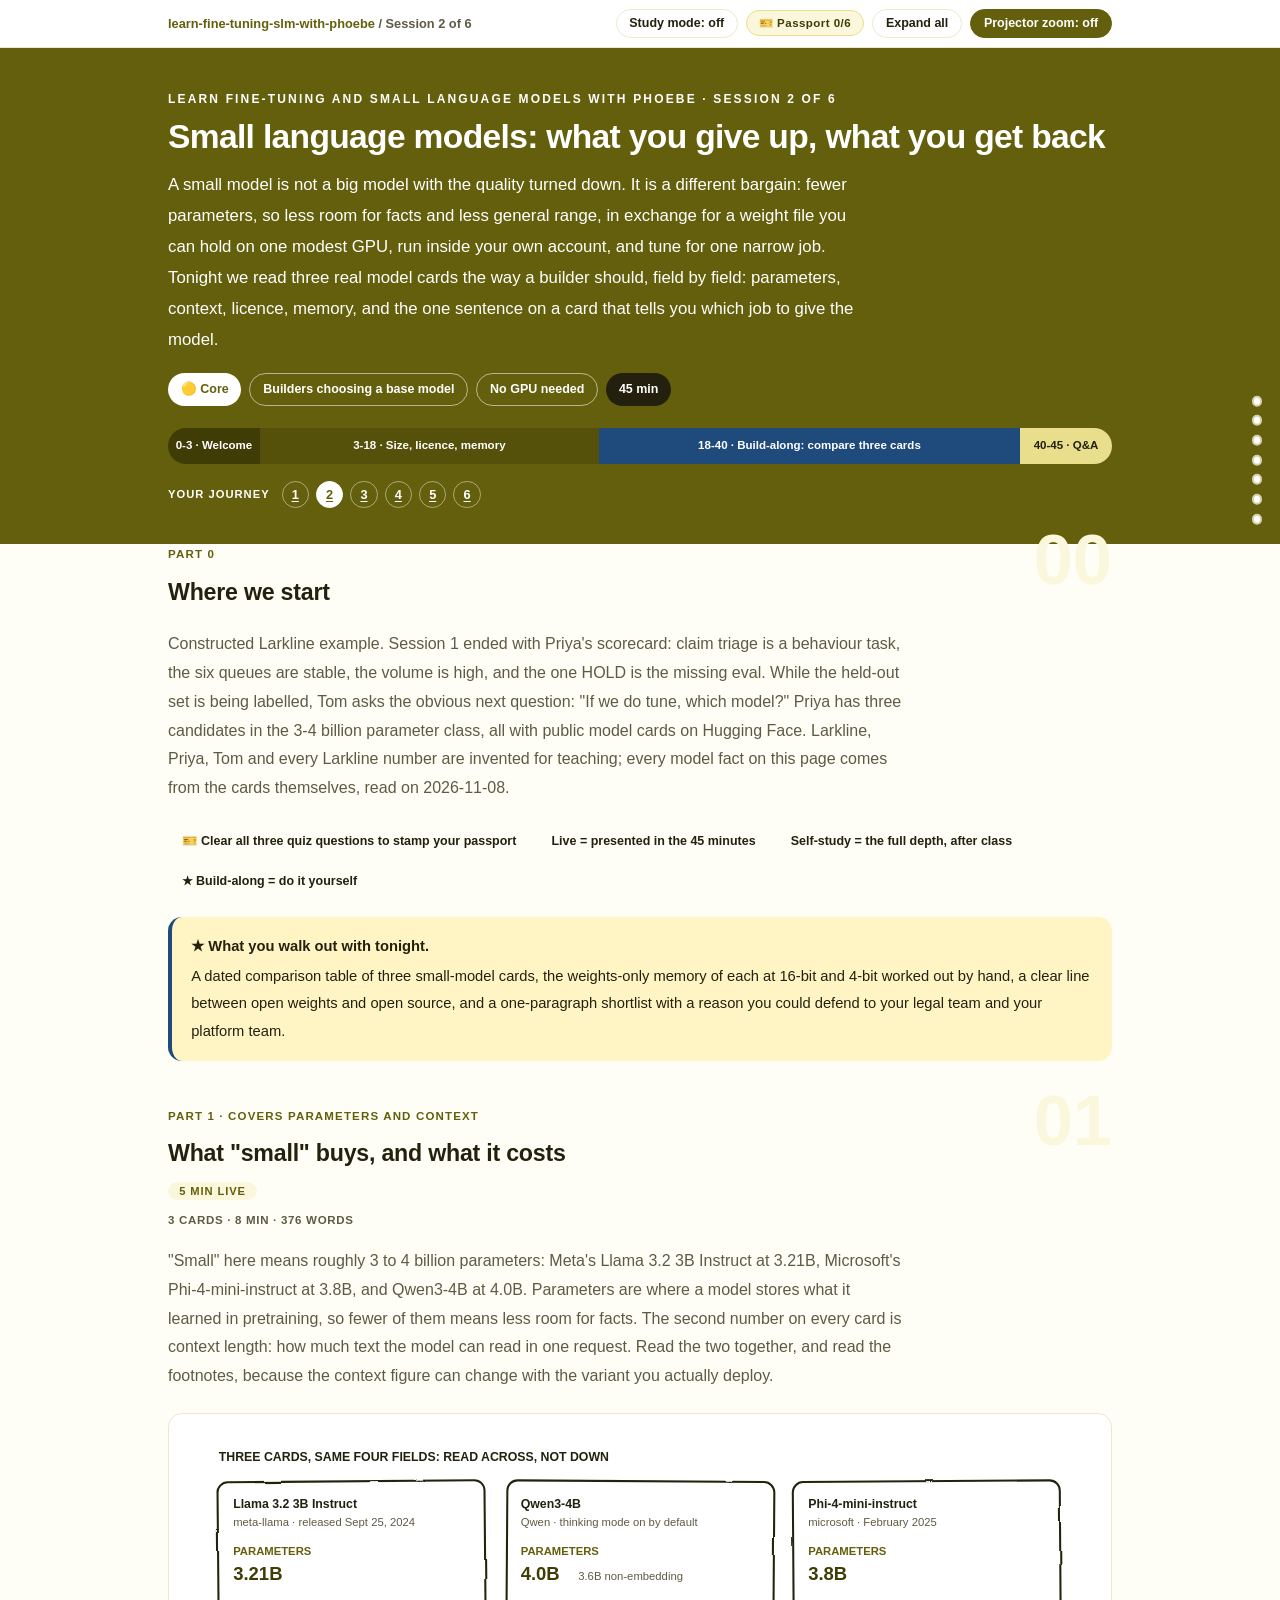
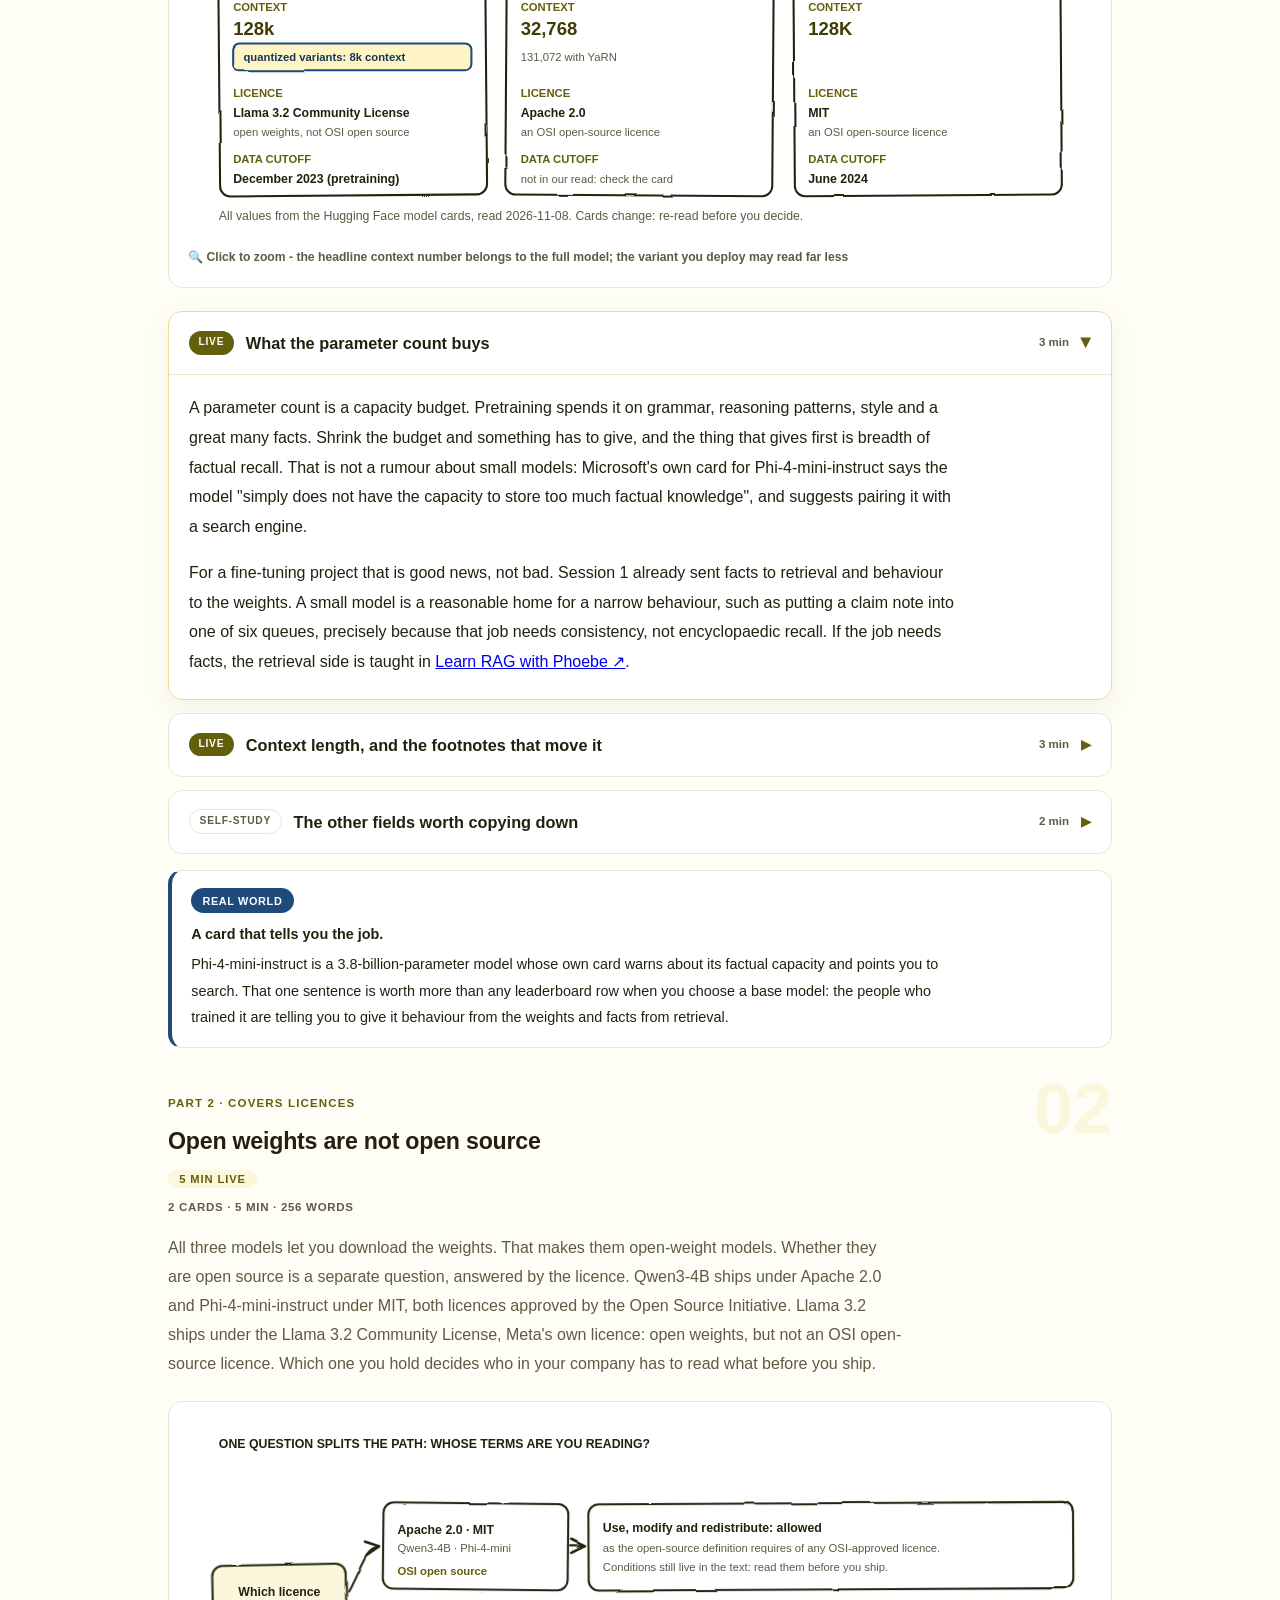
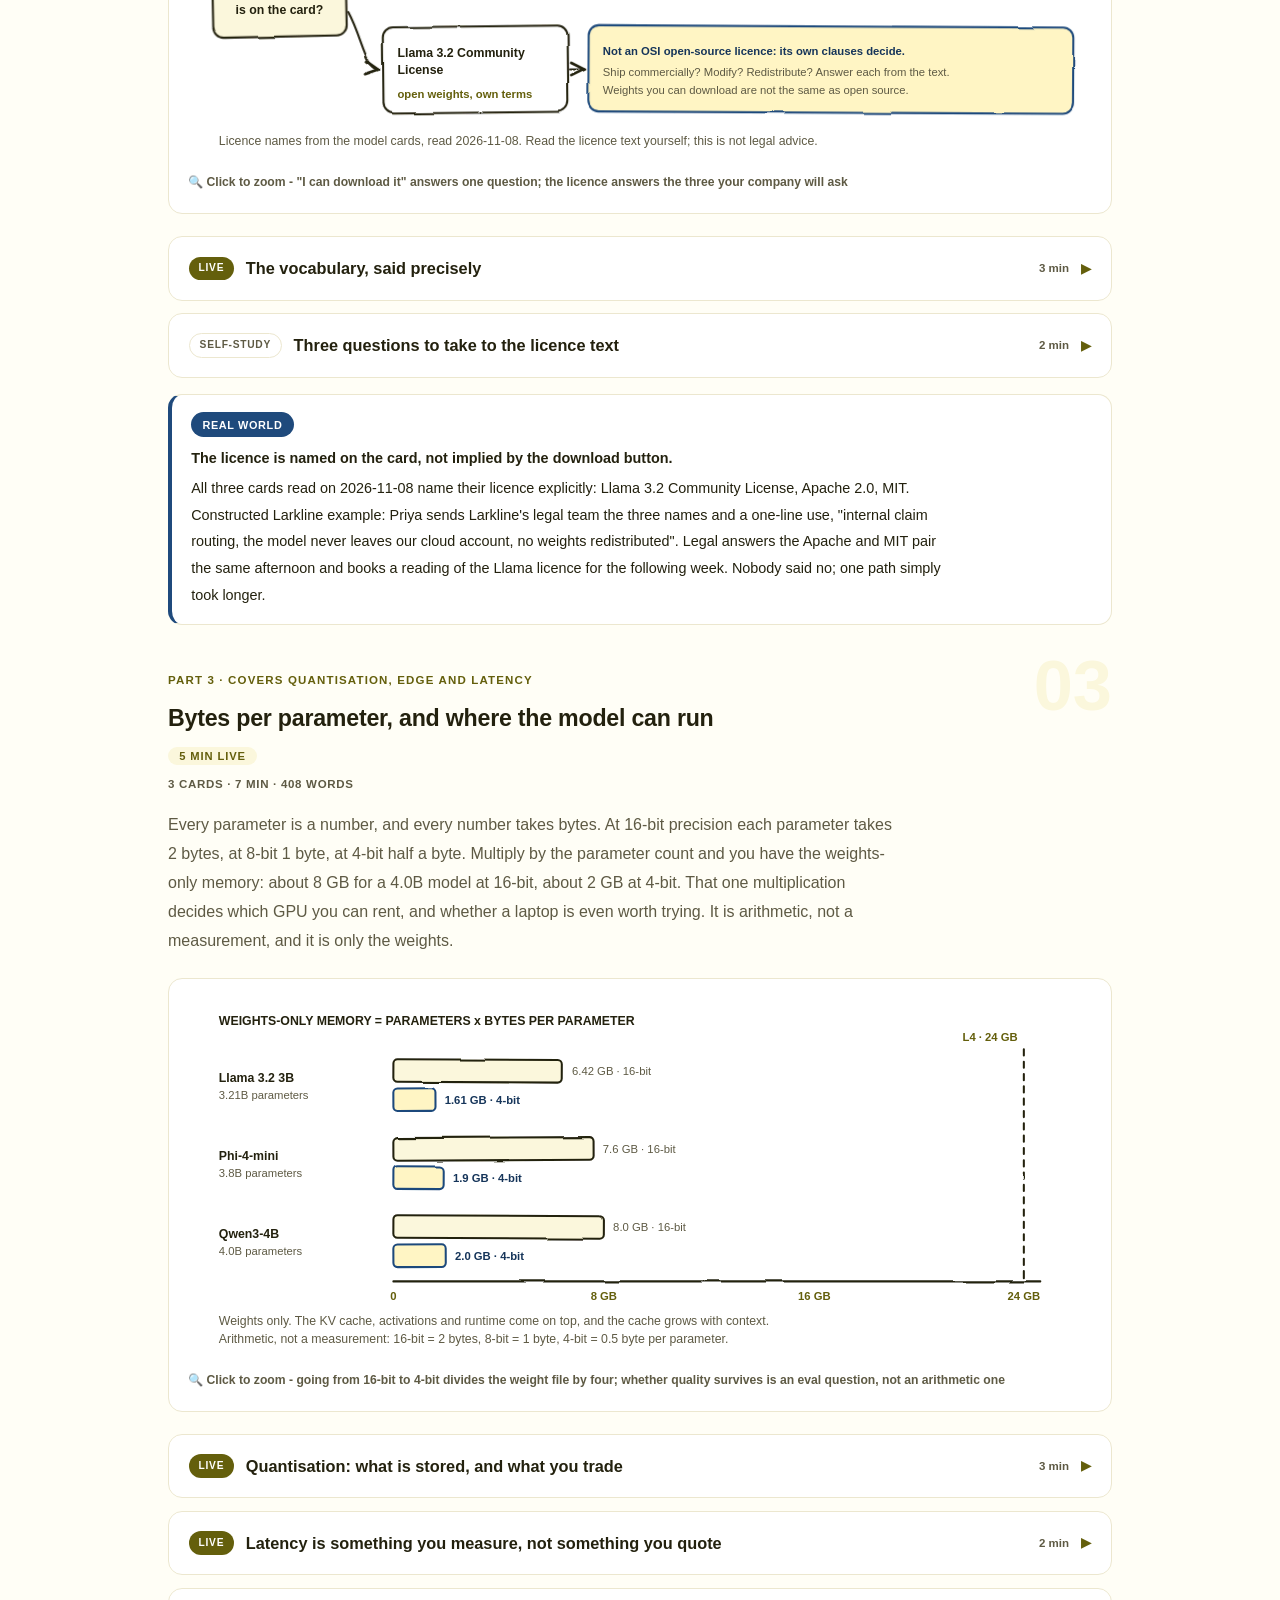
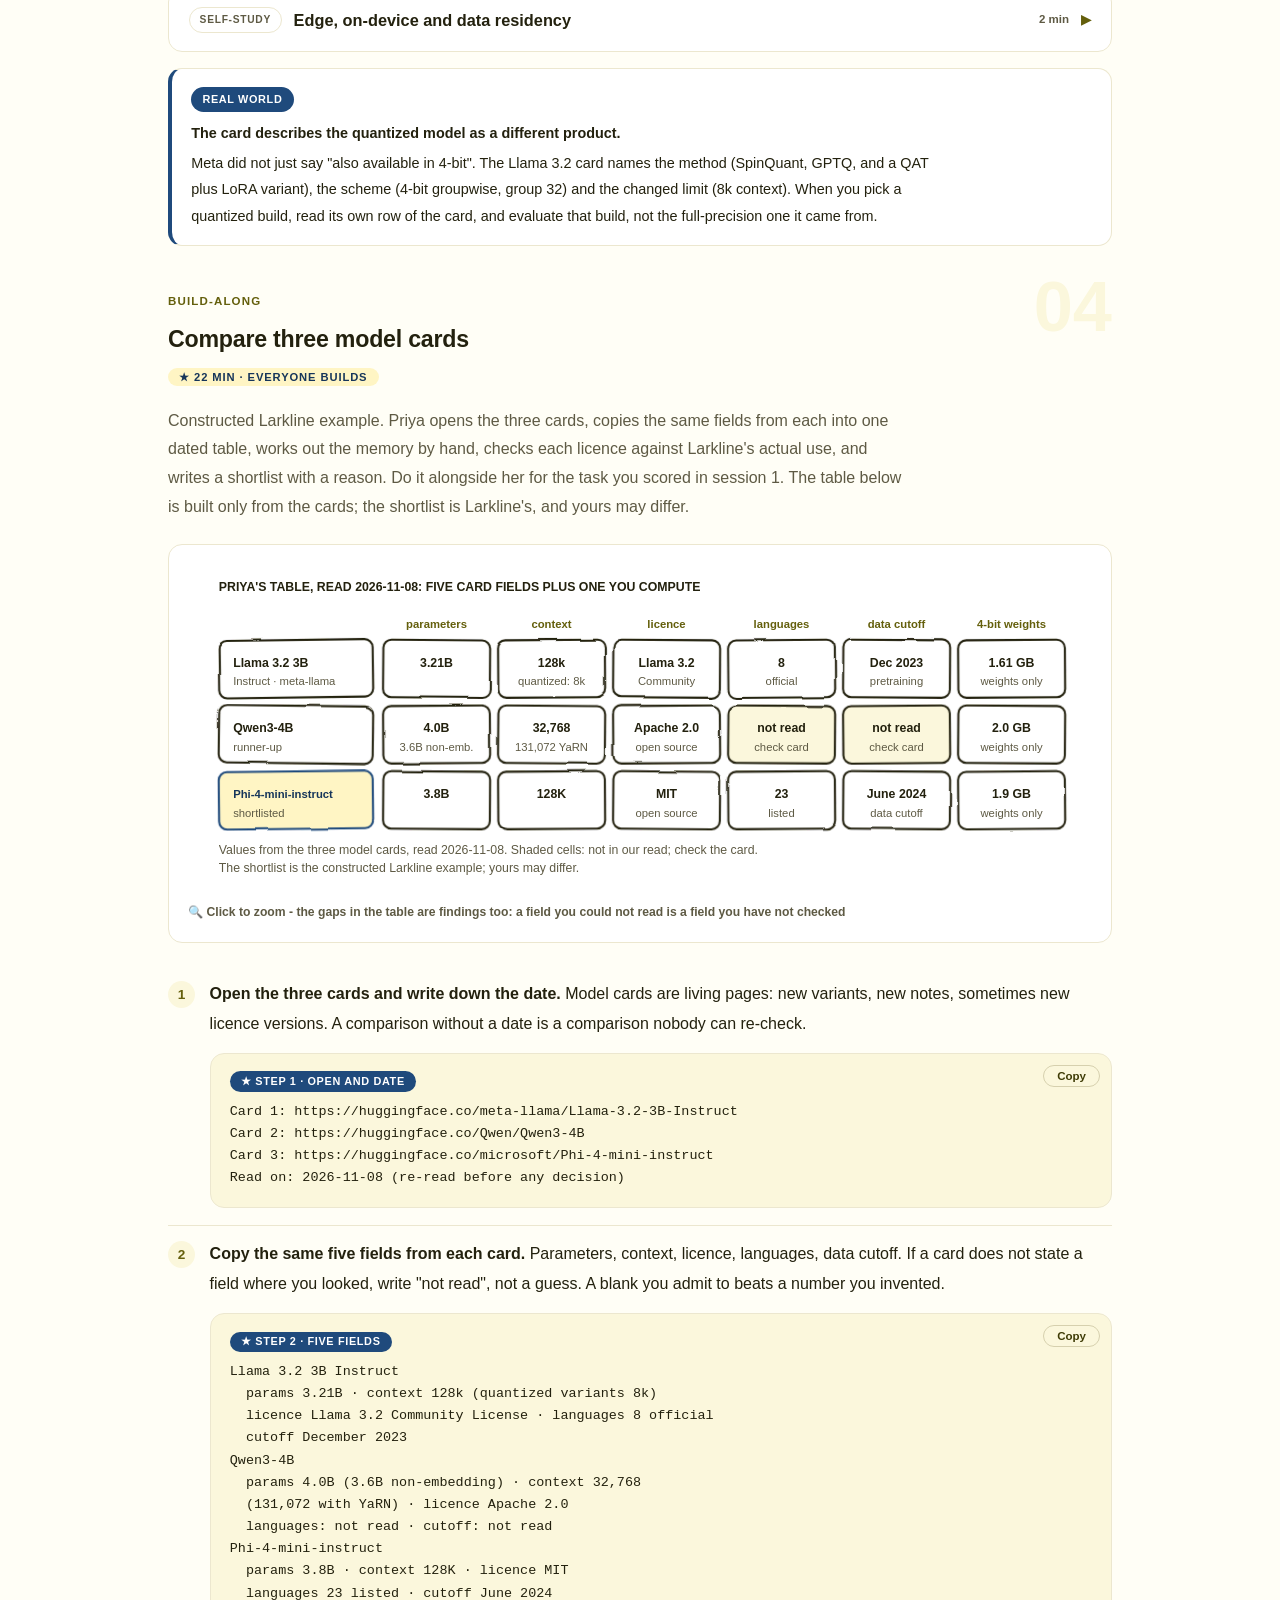
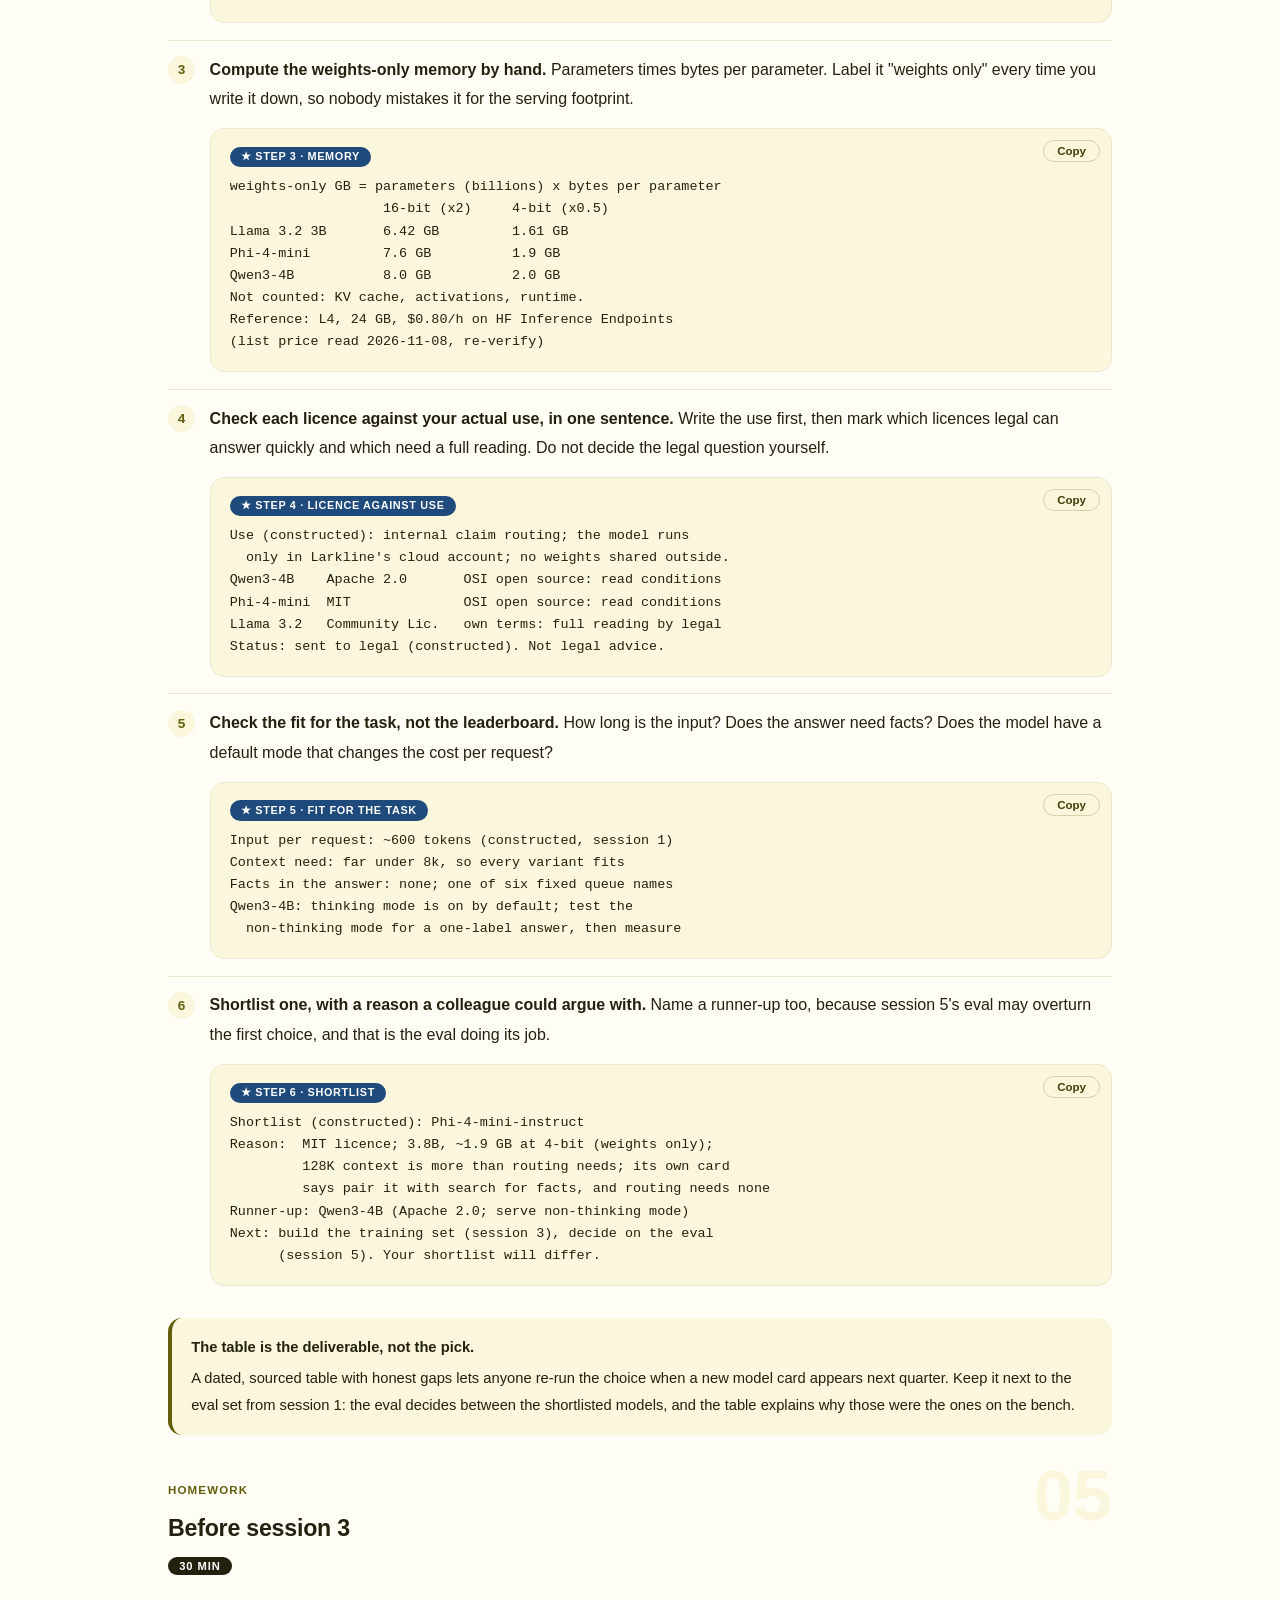
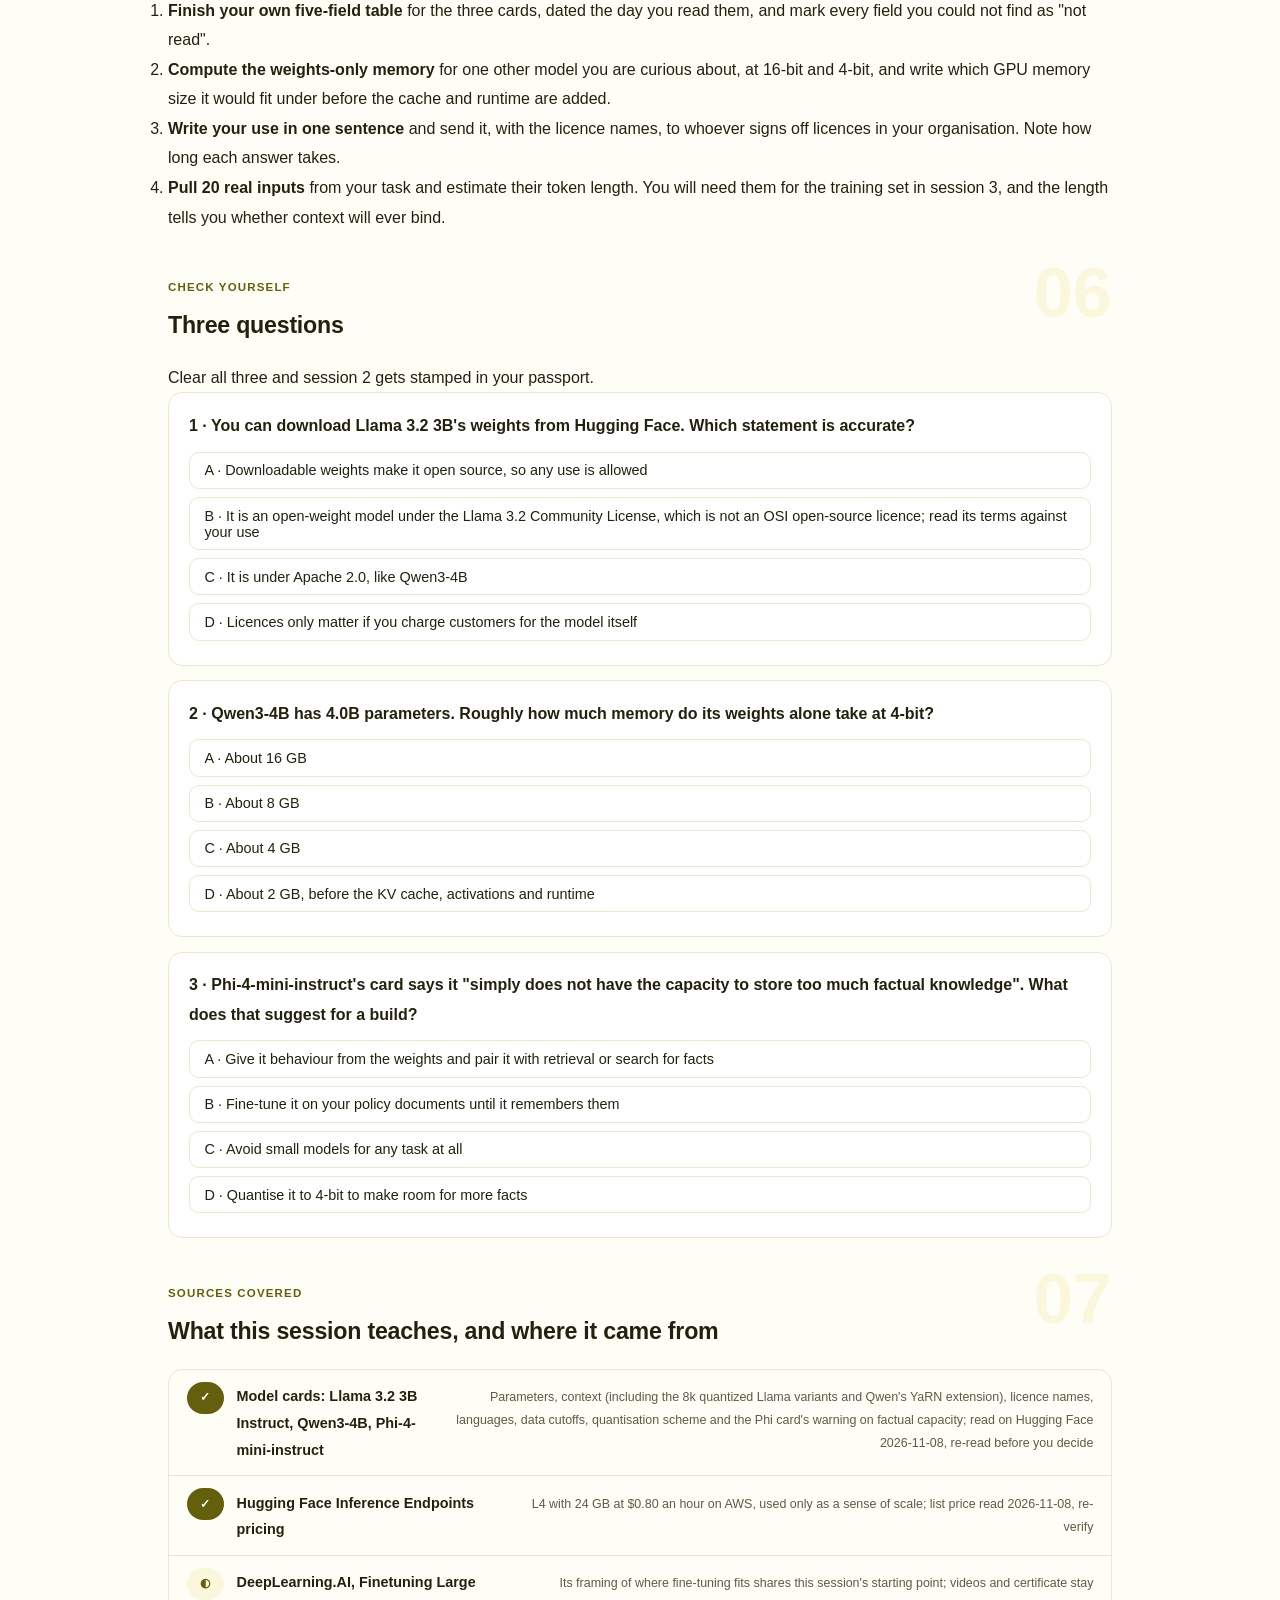
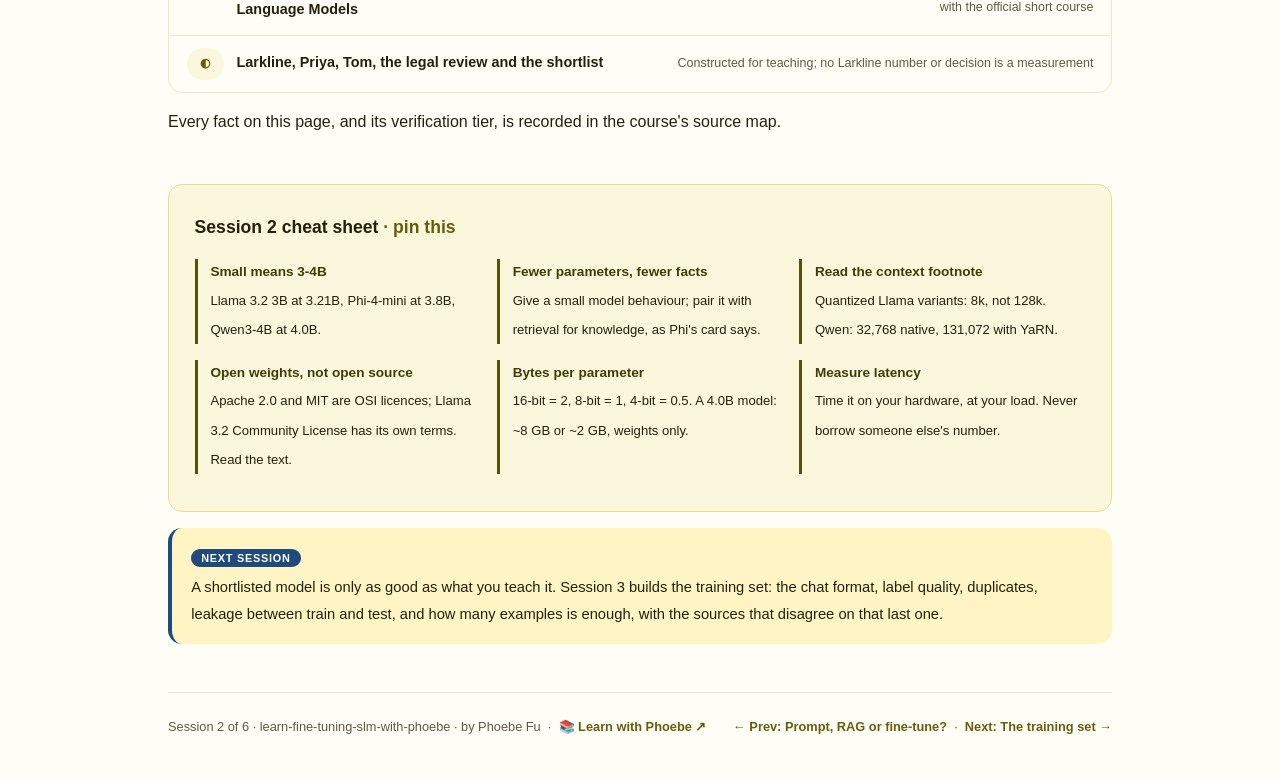
<file: courses/02-small-models-trade-offs.html>
<!DOCTYPE html>
<html lang="en">
<head>
<meta charset="UTF-8">
<meta name="viewport" content="width=device-width, initial-scale=1.0">
<!-- social:start -->
<meta name="description" content="Session 2 of 6. What a 3-4 billion parameter model gives up and gets back: parameters and factual capacity, context length, open weights against open source, bytes per parameter and weights-only memory, and where the model can run. Build-along: compare three real model cards for Larkline's claim-triage task.">
<meta property="og:type" content="article">
<meta property="og:site_name" content="Learn with Phoebe">
<meta property="og:title" content="Small language models: what you give up, what you get back - learn fine-tuning slm with phoebe">
<meta property="og:description" content="Session 2 of 6. Read three small-model cards like a builder: parameters, context, licence, memory at 16-bit and 4-bit, and what the card says about facts.">
<meta property="og:url" content="https://phoebefu6.github.io/learn-fine-tuning-slm-with-phoebe/courses/02-small-models-trade-offs.html">
<meta property="og:image" content="https://phoebefu6.github.io/learn-fine-tuning-slm-with-phoebe/assets/og-cover.png">
<meta property="og:image:width" content="1200">
<meta property="og:image:height" content="630">
<meta name="twitter:card" content="summary_large_image">
<meta name="twitter:title" content="Small language models: what you give up, what you get back - learn fine-tuning slm with phoebe">
<meta name="twitter:description" content="Session 2 of 6. Parameters, context, licences, quantisation and three model cards compared.">
<meta name="twitter:image" content="https://phoebefu6.github.io/learn-fine-tuning-slm-with-phoebe/assets/og-cover.png">
<!-- social:end -->
<title>Session 2 · Small language models: what you give up, what you get back - learn fine-tuning slm with phoebe</title>
<link rel="stylesheet" href="../assets/style.css?v=2">
</head>
<body>

<div class="toolbar">
  <div class="wrap">
    <span class="crumb"><a href="../index.html">learn-fine-tuning-slm-with-phoebe</a> / Session 2 of 6</span>
    <button class="btn" id="toggle-all" type="button">Expand all</button>
    <button class="btn primary" id="zoom-toggle" type="button">Projector zoom: off</button>
  </div>
</div>

<header class="masthead">
  <div class="wrap">
    <div class="eyebrow">Learn Fine-tuning and Small Language Models with Phoebe · Session 2 of 6</div>
    <h1>Small language models: what you give up, <span class="accent">what you get back</span></h1>
    <p class="sub">A small model is not a big model with the quality turned down. It is a different bargain: fewer parameters, so less room for facts and less general range, in exchange for a weight file you can hold on one modest GPU, run inside your own account, and tune for one narrow job. Tonight we read three real model cards the way a builder should, field by field: parameters, context, licence, memory, and the one sentence on a card that tells you which job to give the model.</p>
    <div class="chip-row">
      <span class="chip level">🟡 Core</span>
      <span class="chip audience">Builders choosing a base model</span>
      <span class="chip audience">No GPU needed</span>
      <span class="chip time">45 min</span>
    </div>
    <div class="agenda">
      <span class="a1" style="flex:1">0-3 · Welcome</span>
      <span class="a2" style="flex:4">3-18 · Size, licence, memory</span>
      <span class="a3" style="flex:5">18-40 · Build-along: compare three cards</span>
      <span class="a4" style="flex:1">40-45 · Q&amp;A</span>
    </div>
  </div>
</header>

<main class="wrap">

  <section class="section" id="intro">
    <div class="section-kicker">
      <span class="klabel">Part 0</span>
      <h2>Where we start</h2>
    </div>
    <p class="lede">Constructed Larkline example. Session 1 ended with Priya's scorecard: claim triage is a behaviour task, the six queues are stable, the volume is high, and the one HOLD is the missing eval. While the held-out set is being labelled, Tom asks the obvious next question: "If we do tune, which model?" Priya has three candidates in the 3-4 billion parameter class, all with public model cards on Hugging Face. Larkline, Priya, Tom and every Larkline number are invented for teaching; every model fact on this page comes from the cards themselves, read on 2026-11-08.</p>

    <div class="legend">
      <span class="pill">🎫 Clear all three quiz questions to stamp your passport</span>
      <span class="pill">Live = presented in the 45 minutes</span>
      <span class="pill">Self-study = the full depth, after class</span>
      <span class="pill">★ Build-along = do it yourself</span>
    </div>

    <div class="callout win">
      <p><strong>★ What you walk out with tonight.</strong> A dated comparison table of three small-model cards, the weights-only memory of each at 16-bit and 4-bit worked out by hand, a clear line between open weights and open source, and a one-paragraph shortlist with a reason you could defend to your legal team and your platform team.</p>
    </div>
  </section>

  <section class="section" id="part-1">
    <div class="section-kicker">
      <span class="klabel">Part 1 · covers parameters and context</span>
      <h2>What "small" buys, and what it costs</h2>
      <span class="tag concept">5 min live</span>
    </div>
    <p class="lede">"Small" here means roughly 3 to 4 billion parameters: Meta's Llama 3.2 3B Instruct at 3.21B, Microsoft's Phi-4-mini-instruct at 3.8B, and Qwen3-4B at 4.0B. Parameters are where a model stores what it learned in pretraining, so fewer of them means less room for facts. The second number on every card is context length: how much text the model can read in one request. Read the two together, and read the footnotes, because the context figure can change with the variant you actually deploy.</p>

    <figure class="zoomable">
      <svg viewBox="0 0 880 392" xmlns="http://www.w3.org/2000/svg" role="img" aria-label="Three model cards drawn side by side with the same four fields. Llama 3.2 3B Instruct: 3.21B parameters, 128k context, but its quantized variants have 8k context, highlighted; licence Llama 3.2 Community License, open weights, not OSI open source; data cutoff December 2023. Qwen3-4B: 4.0B parameters, 3.6B non-embedding; 32,768 context natively, 131,072 with YaRN; Apache 2.0; data cutoff not in our read of the card. Phi-4-mini-instruct: 3.8B parameters; 128K context; MIT; data cutoff June 2024.">
        <defs>
          <filter id="f2aSk" x="-3%" y="-3%" width="106%" height="106%"><feTurbulence type="fractalNoise" baseFrequency="0.02" numOctaves="2" seed="52" result="n"/><feDisplacementMap in="SourceGraphic" in2="n" scale="2.4" xChannelSelector="R" yChannelSelector="G"/></filter>
        </defs>
        <style>
          .f2aH { font: 800 12px Inter, sans-serif; fill: #23210E; }
          .f2aL { font: 600 12px Inter, sans-serif; fill: #23210E; }
          .f2aS { font: 400 11px Inter, sans-serif; fill: #5E5A44; }
          .f2aB { font: 800 11px Inter, sans-serif; fill: #16355A; }
          .f2aV { font: 800 18px Inter, sans-serif; fill: #3F3C06; }
          .f2aA { font: 700 11px Inter, sans-serif; fill: #645F0C; }
          .f2aN { font: 400 12px Inter, sans-serif; fill: #5E5A44; }
        </style>

        <text class="f2aH" x="30" y="26">THREE CARDS, SAME FOUR FIELDS: READ ACROSS, NOT DOWN</text>

        <g filter="url(#f2aSk)" fill="none" stroke="#23210E" stroke-width="2" stroke-linecap="round" stroke-linejoin="round">
          <rect x="30" y="46" width="260" height="306" rx="10" transform="rotate(-0.5 160 199)" fill="#FFFFFF"/>
          <rect x="310" y="46" width="260" height="306" rx="10" transform="rotate(0.4 440 199)" fill="#FFFFFF"/>
          <rect x="590" y="46" width="260" height="306" rx="10" transform="rotate(-0.4 720 199)" fill="#FFFFFF"/>
          <rect x="44" y="204" width="232" height="26" rx="6" fill="#FFF5C4" stroke="#1F4A7C"/>
        </g>

        <text class="f2aH" x="44" y="72">Llama 3.2 3B Instruct</text>
        <text class="f2aS" x="44" y="90">meta-llama · released Sept 25, 2024</text>
        <text class="f2aA" x="44" y="118">PARAMETERS</text>
        <text class="f2aV" x="44" y="142">3.21B</text>
        <text class="f2aA" x="44" y="172">CONTEXT</text>
        <text class="f2aV" x="44" y="196">128k</text>
        <text class="f2aB" x="54" y="221">quantized variants: 8k context</text>
        <text class="f2aA" x="44" y="256">LICENCE</text>
        <text class="f2aL" x="44" y="276">Llama 3.2 Community License</text>
        <text class="f2aS" x="44" y="294">open weights, not OSI open source</text>
        <text class="f2aA" x="44" y="320">DATA CUTOFF</text>
        <text class="f2aL" x="44" y="340">December 2023 (pretraining)</text>

        <text class="f2aH" x="324" y="72">Qwen3-4B</text>
        <text class="f2aS" x="324" y="90">Qwen · thinking mode on by default</text>
        <text class="f2aA" x="324" y="118">PARAMETERS</text>
        <text class="f2aV" x="324" y="142">4.0B</text>
        <text class="f2aS" x="380" y="142">3.6B non-embedding</text>
        <text class="f2aA" x="324" y="172">CONTEXT</text>
        <text class="f2aV" x="324" y="196">32,768</text>
        <text class="f2aS" x="324" y="221">131,072 with YaRN</text>
        <text class="f2aA" x="324" y="256">LICENCE</text>
        <text class="f2aL" x="324" y="276">Apache 2.0</text>
        <text class="f2aS" x="324" y="294">an OSI open-source licence</text>
        <text class="f2aA" x="324" y="320">DATA CUTOFF</text>
        <text class="f2aS" x="324" y="340">not in our read: check the card</text>

        <text class="f2aH" x="604" y="72">Phi-4-mini-instruct</text>
        <text class="f2aS" x="604" y="90">microsoft · February 2025</text>
        <text class="f2aA" x="604" y="118">PARAMETERS</text>
        <text class="f2aV" x="604" y="142">3.8B</text>
        <text class="f2aA" x="604" y="172">CONTEXT</text>
        <text class="f2aV" x="604" y="196">128K</text>
        <text class="f2aA" x="604" y="256">LICENCE</text>
        <text class="f2aL" x="604" y="276">MIT</text>
        <text class="f2aS" x="604" y="294">an OSI open-source licence</text>
        <text class="f2aA" x="604" y="320">DATA CUTOFF</text>
        <text class="f2aL" x="604" y="340">June 2024</text>

        <text class="f2aN" x="30" y="376">All values from the Hugging Face model cards, read 2026-11-08. Cards change: re-read before you decide.</text>
      </svg>
      <figcaption>🔍 Click to zoom - the headline context number belongs to the full model; the variant you deploy may read far less</figcaption>
    </figure>

    <details class="card" open>
      <summary><span class="mode live">Live</span>What the parameter count buys<span class="mini">3 min</span><span class="caret">▶</span></summary>
      <div class="body">
        <p>A parameter count is a capacity budget. Pretraining spends it on grammar, reasoning patterns, style and a great many facts. Shrink the budget and something has to give, and the thing that gives first is breadth of factual recall. That is not a rumour about small models: Microsoft's own card for Phi-4-mini-instruct says the model "simply does not have the capacity to store too much factual knowledge", and suggests pairing it with a search engine.</p>
        <p>For a fine-tuning project that is good news, not bad. Session 1 already sent facts to retrieval and behaviour to the weights. A small model is a reasonable home for a narrow behaviour, such as putting a claim note into one of six queues, precisely because that job needs consistency, not encyclopaedic recall. If the job needs facts, the retrieval side is taught in <a href="https://phoebefu6.github.io/learn-rag-with-phoebe/courses/a1-what-rag-is.html">Learn RAG with Phoebe ↗</a>.</p>
      </div>
    </details>

    <details class="card">
      <summary><span class="mode live">Live</span>Context length, and the footnotes that move it<span class="mini">3 min</span><span class="caret">▶</span></summary>
      <div class="body">
        <p>All three cards quote generous context lengths, but read how each one gets there. Llama 3.2 3B Instruct supports 128k, and its quantized variants support 8k. Qwen3-4B reads 32,768 tokens natively and 131,072 with YaRN, a technique for stretching the position encoding beyond the native window. Phi-4-mini-instruct lists 128K. Three different stories behind three numbers that look alike.</p>
        <p>The working question is not "which is longest?" but "how long is my input, in the variant I will actually serve?". A Larkline claim note with its instructions is a few hundred tokens (constructed). Any of the three fits with room to spare, even Llama's 8k quantized variant. A contract-review task would be a different conversation.</p>
      </div>
    </details>

    <details class="card">
      <summary><span class="mode self">Self-study</span>The other fields worth copying down<span class="mini">2 min</span><span class="caret">▶</span></summary>
      <div class="body">
        <p>Beyond size and context, each card carries details that matter once you deploy. Llama 3.2's card lists 8 officially supported languages and a pretraining data cutoff of December 2023. Phi-4-mini-instruct lists 23 languages, a data cutoff of June 2024 and a vocabulary of 200,064 tokens. Qwen3-4B's card describes 36 layers, grouped-query attention with 32 query heads and 8 key-value heads, and a thinking mode that is on by default, with a non-thinking mode available.</p>
        <p>That last detail has a cost consequence: a model that reasons out loud before answering produces more output tokens per request. For a one-label routing answer you would test the non-thinking mode, and measure the difference on your own eval rather than assume it.</p>
      </div>
    </details>

    <div class="callout example">
      <span class="ex-pill">Real world</span>
      <p><strong>A card that tells you the job.</strong> Phi-4-mini-instruct is a 3.8-billion-parameter model whose own card warns about its factual capacity and points you to search. That one sentence is worth more than any leaderboard row when you choose a base model: the people who trained it are telling you to give it behaviour from the weights and facts from retrieval.</p>
    </div>
  </section>

  <section class="section" id="part-2">
    <div class="section-kicker">
      <span class="klabel">Part 2 · covers licences</span>
      <h2>Open weights are not open source</h2>
      <span class="tag concept">5 min live</span>
    </div>
    <p class="lede">All three models let you download the weights. That makes them open-weight models. Whether they are open source is a separate question, answered by the licence. Qwen3-4B ships under Apache 2.0 and Phi-4-mini-instruct under MIT, both licences approved by the Open Source Initiative. Llama 3.2 ships under the Llama 3.2 Community License, Meta's own licence: open weights, but not an OSI open-source licence. Which one you hold decides who in your company has to read what before you ship.</p>

    <figure class="zoomable">
      <svg viewBox="0 0 880 332" xmlns="http://www.w3.org/2000/svg" role="img" aria-label="A decision tree. Start: which licence is on the card? Branch one: Apache 2.0 or MIT, Qwen3-4B and Phi-4-mini, OSI open source; use, modify and redistribute are allowed as the open-source definition requires; conditions are in the text, read them. Branch two, highlighted: Llama 3.2 Community License, Llama 3.2 3B Instruct, open weights with its own terms; not an OSI licence, its own clauses decide; answer ship commercially, modify and redistribute from the licence text.">
        <defs>
          <filter id="f2bSk" x="-3%" y="-3%" width="106%" height="106%"><feTurbulence type="fractalNoise" baseFrequency="0.02" numOctaves="2" seed="64" result="n"/><feDisplacementMap in="SourceGraphic" in2="n" scale="2.4" xChannelSelector="R" yChannelSelector="G"/></filter>
          <marker id="f2bAr" viewBox="0 0 10 10" refX="9" refY="5" markerWidth="8" markerHeight="8" orient="auto"><path d="M1 1 L9 5 L1 9" fill="none" stroke="#23210E" stroke-width="1.6" stroke-linecap="round"/></marker>
        </defs>
        <style>
          .f2bH { font: 800 12px Inter, sans-serif; fill: #23210E; }
          .f2bL { font: 600 12px Inter, sans-serif; fill: #23210E; }
          .f2bS { font: 400 11px Inter, sans-serif; fill: #5E5A44; }
          .f2bB { font: 800 11px Inter, sans-serif; fill: #16355A; }
          .f2bA { font: 700 11px Inter, sans-serif; fill: #645F0C; }
          .f2bN { font: 400 12px Inter, sans-serif; fill: #5E5A44; }
        </style>

        <text class="f2bH" x="30" y="26">ONE QUESTION SPLITS THE PATH: WHOSE TERMS ARE YOU READING?</text>

        <g filter="url(#f2bSk)" fill="none" stroke="#23210E" stroke-width="2" stroke-linecap="round" stroke-linejoin="round">
          <rect x="24" y="140" width="130" height="70" rx="10" transform="rotate(-1.2 89 175)" fill="#FBF7DC"/>
          <rect x="190" y="80" width="180" height="84" rx="10" transform="rotate(0.6 280 122)" fill="#FFFFFF"/>
          <rect x="390" y="80" width="472" height="84" rx="10" transform="rotate(-0.3 626 122)" fill="#FFFFFF"/>
          <rect x="190" y="200" width="180" height="84" rx="10" transform="rotate(-0.6 280 242)" fill="#FFFFFF"/>
          <rect x="390" y="200" width="472" height="84" rx="10" transform="rotate(0.3 626 242)" fill="#FFF5C4" stroke="#1F4A7C"/>
          <path d="M156 166 C170 140 172 124 186 122" marker-end="url(#f2bAr)"/>
          <path d="M156 186 C170 212 172 240 186 242" marker-end="url(#f2bAr)"/>
          <path d="M372 122 L386 122" marker-end="url(#f2bAr)"/>
          <path d="M372 242 L386 242" marker-end="url(#f2bAr)"/>
        </g>

        <text class="f2bL" x="89" y="170" text-anchor="middle">Which licence</text>
        <text class="f2bL" x="89" y="188" text-anchor="middle">is on the card?</text>

        <text class="f2bL" x="204" y="110">Apache 2.0 · MIT</text>
        <text class="f2bS" x="204" y="128">Qwen3-4B · Phi-4-mini</text>
        <text class="f2bA" x="204" y="150">OSI open source</text>
        <text class="f2bL" x="404" y="108">Use, modify and redistribute: allowed</text>
        <text class="f2bS" x="404" y="128">as the open-source definition requires of any OSI-approved licence.</text>
        <text class="f2bS" x="404" y="146">Conditions still live in the text: read them before you ship.</text>

        <text class="f2bL" x="204" y="230">Llama 3.2 Community</text>
        <text class="f2bL" x="204" y="246">License</text>
        <text class="f2bA" x="204" y="270">open weights, own terms</text>
        <text class="f2bB" x="404" y="228">Not an OSI open-source licence: its own clauses decide.</text>
        <text class="f2bS" x="404" y="248">Ship commercially? Modify? Redistribute? Answer each from the text.</text>
        <text class="f2bS" x="404" y="266">Weights you can download are not the same as open source.</text>

        <text class="f2bN" x="30" y="316">Licence names from the model cards, read 2026-11-08. Read the licence text yourself; this is not legal advice.</text>
      </svg>
      <figcaption>🔍 Click to zoom - "I can download it" answers one question; the licence answers the three your company will ask</figcaption>
    </figure>

    <details class="card">
      <summary><span class="mode live">Live</span>The vocabulary, said precisely<span class="mini">3 min</span><span class="caret">▶</span></summary>
      <div class="body">
        <p><strong>Open weights</strong> means the trained parameters are published and you can download and run them. It says nothing about what you may do next. <strong>Open source</strong>, in the sense the Open Source Initiative defines, is a property of the licence: the licence must allow anyone to use, study, modify and redistribute the work, without discriminating against a field of use. Apache 2.0 and MIT are on the OSI's approved list. The Llama 3.2 Community License is not; Meta wrote it, and its clauses are its own.</p>
        <p>The practical consequence is about effort, not good and bad. A team using an Apache 2.0 or MIT model can lean on licences its legal team has read many times before. A team using a custom licence has to read that licence, for that model version, against its own use. Both are normal; only one is quick.</p>
      </div>
    </details>

    <details class="card">
      <summary><span class="mode self">Self-study</span>Three questions to take to the licence text<span class="mini">2 min</span><span class="caret">▶</span></summary>
      <div class="body">
        <p>Write your use in one sentence first, then ask the licence three things. May we use the model in a commercial product or service? May we modify it, and a fine-tune is a modification? May we redistribute the weights, ours or the original, to anyone outside the company? A tuned adapter you ship to customers is a different case from a model that runs only inside your own account.</p>
        <p>Read the licence text, not a summary of it, including a summary on this page. Licences are versioned, and a new model release can come with new terms. This is not legal advice: the answer that counts is the one your legal team signs.</p>
      </div>
    </details>

    <div class="callout example">
      <span class="ex-pill">Real world</span>
      <p><strong>The licence is named on the card, not implied by the download button.</strong> All three cards read on 2026-11-08 name their licence explicitly: Llama 3.2 Community License, Apache 2.0, MIT. Constructed Larkline example: Priya sends Larkline's legal team the three names and a one-line use, "internal claim routing, the model never leaves our cloud account, no weights redistributed". Legal answers the Apache and MIT pair the same afternoon and books a reading of the Llama licence for the following week. Nobody said no; one path simply took longer.</p>
    </div>
  </section>

  <section class="section" id="part-3">
    <div class="section-kicker">
      <span class="klabel">Part 3 · covers quantisation, edge and latency</span>
      <h2>Bytes per parameter, and where the model can run</h2>
      <span class="tag concept">5 min live</span>
    </div>
    <p class="lede">Every parameter is a number, and every number takes bytes. At 16-bit precision each parameter takes 2 bytes, at 8-bit 1 byte, at 4-bit half a byte. Multiply by the parameter count and you have the weights-only memory: about 8 GB for a 4.0B model at 16-bit, about 2 GB at 4-bit. That one multiplication decides which GPU you can rent, and whether a laptop is even worth trying. It is arithmetic, not a measurement, and it is only the weights.</p>

    <figure class="zoomable">
      <svg viewBox="0 0 880 352" xmlns="http://www.w3.org/2000/svg" role="img" aria-label="Horizontal bars of weights-only memory, parameters times bytes per parameter. Llama 3.2 3B, 3.21B parameters: 6.42 GB at 16-bit, 1.61 GB at 4-bit. Phi-4-mini, 3.8B: 7.6 GB at 16-bit, 1.9 GB at 4-bit. Qwen3-4B, 4.0B: 8.0 GB at 16-bit, 2.0 GB at 4-bit. A dashed line at 24 GB marks an NVIDIA L4's memory. Every bar fits well under it, before the KV cache, activations and runtime are added.">
        <defs>
          <filter id="f2cSk" x="-3%" y="-3%" width="106%" height="106%"><feTurbulence type="fractalNoise" baseFrequency="0.02" numOctaves="2" seed="77" result="n"/><feDisplacementMap in="SourceGraphic" in2="n" scale="2.4" xChannelSelector="R" yChannelSelector="G"/></filter>
        </defs>
        <style>
          .f2cH { font: 800 12px Inter, sans-serif; fill: #23210E; }
          .f2cL { font: 600 12px Inter, sans-serif; fill: #23210E; }
          .f2cS { font: 400 11px Inter, sans-serif; fill: #5E5A44; }
          .f2cB { font: 800 11px Inter, sans-serif; fill: #16355A; }
          .f2cA { font: 700 11px Inter, sans-serif; fill: #645F0C; }
          .f2cN { font: 400 12px Inter, sans-serif; fill: #5E5A44; }
        </style>

        <text class="f2cH" x="30" y="26">WEIGHTS-ONLY MEMORY = PARAMETERS x BYTES PER PARAMETER</text>
        <text class="f2cA" x="808" y="42" text-anchor="end">L4 · 24 GB</text>

        <g filter="url(#f2cSk)" fill="none" stroke="#23210E" stroke-width="2" stroke-linecap="round" stroke-linejoin="round">
          <rect x="200" y="60" width="164" height="22" rx="4" transform="rotate(0.3 282 71)" fill="#FBF7DC"/>
          <rect x="200" y="88" width="41" height="22" rx="4" transform="rotate(-0.3 220 99)" fill="#FFF5C4" stroke="#1F4A7C"/>
          <rect x="200" y="136" width="195" height="22" rx="4" transform="rotate(-0.3 297 147)" fill="#FBF7DC"/>
          <rect x="200" y="164" width="49" height="22" rx="4" transform="rotate(0.3 224 175)" fill="#FFF5C4" stroke="#1F4A7C"/>
          <rect x="200" y="212" width="205" height="22" rx="4" transform="rotate(0.3 302 223)" fill="#FBF7DC"/>
          <rect x="200" y="240" width="51" height="22" rx="4" transform="rotate(-0.3 225 251)" fill="#FFF5C4" stroke="#1F4A7C"/>
          <path d="M200 276 L830 276"/>
          <path d="M814 50 L814 276" stroke-dasharray="6 6"/>
        </g>

        <text class="f2cL" x="30" y="82">Llama 3.2 3B</text>
        <text class="f2cS" x="30" y="98">3.21B parameters</text>
        <text class="f2cL" x="30" y="158">Phi-4-mini</text>
        <text class="f2cS" x="30" y="174">3.8B parameters</text>
        <text class="f2cL" x="30" y="234">Qwen3-4B</text>
        <text class="f2cS" x="30" y="250">4.0B parameters</text>

        <text class="f2cS" x="374" y="75">6.42 GB · 16-bit</text>
        <text class="f2cB" x="250" y="103">1.61 GB · 4-bit</text>
        <text class="f2cS" x="404" y="151">7.6 GB · 16-bit</text>
        <text class="f2cB" x="258" y="179">1.9 GB · 4-bit</text>
        <text class="f2cS" x="414" y="227">8.0 GB · 16-bit</text>
        <text class="f2cB" x="260" y="255">2.0 GB · 4-bit</text>

        <text class="f2cA" x="200" y="294" text-anchor="middle">0</text>
        <text class="f2cA" x="405" y="294" text-anchor="middle">8 GB</text>
        <text class="f2cA" x="610" y="294" text-anchor="middle">16 GB</text>
        <text class="f2cA" x="814" y="294" text-anchor="middle">24 GB</text>

        <text class="f2cN" x="30" y="318">Weights only. The KV cache, activations and runtime come on top, and the cache grows with context.</text>
        <text class="f2cN" x="30" y="336">Arithmetic, not a measurement: 16-bit = 2 bytes, 8-bit = 1 byte, 4-bit = 0.5 byte per parameter.</text>
      </svg>
      <figcaption>🔍 Click to zoom - going from 16-bit to 4-bit divides the weight file by four; whether quality survives is an eval question, not an arithmetic one</figcaption>
    </figure>

    <details class="card">
      <summary><span class="mode live">Live</span>Quantisation: what is stored, and what you trade<span class="mini">3 min</span><span class="caret">▶</span></summary>
      <div class="body">
        <p>Quantisation stores each weight with fewer bits. The memory saving is exact and easy to compute; the quality cost is not, and it has to be measured on your own task. Model makers work hard to keep that cost small. Meta's card for Llama 3.2 describes its quantized variants: 4-bit groupwise weights with a group size of 32, produced with SpinQuant or GPTQ, plus a variant trained with quantisation in the loop (QAT) and LoRA. Groupwise means each block of 32 weights shares its own scale, so one outlier does not distort the whole matrix.</p>
        <p>Notice what the same card says next: those quantized variants support 8k of context, not 128k. Quantisation is a package deal, and the card is where the package is described. Session 4 meets 4-bit weights again from the training side, when QLoRA tunes on top of them.</p>
      </div>
    </details>

    <details class="card">
      <summary><span class="mode live">Live</span>Latency is something you measure, not something you quote<span class="mini">2 min</span><span class="caret">▶</span></summary>
      <div class="body">
        <p>Fewer parameters and fewer bytes usually mean faster responses, but "usually" is not a number. Latency depends on your GPU, your serving stack, your batch size, your input and output lengths, and for Qwen3-4B on whether thinking mode is on. None of the three cards gives you a latency figure for your setup, and a number copied from a blog post was measured on someone else's.</p>
        <p>The professional move is to state the requirement as a number someone signed up to (session 1: urgent claims flagged within 5 seconds, constructed) and then time the candidate on hardware you would really use, at a realistic load. Session 6 treats latency as an input you supply, for exactly this reason.</p>
      </div>
    </details>

    <details class="card">
      <summary><span class="mode self">Self-study</span>Edge, on-device and data residency<span class="mini">2 min</span><span class="caret">▶</span></summary>
      <div class="body">
        <p>A 2 GB weight file opens doors an 8 GB one does not: a single small GPU, and sometimes a laptop or another device at the edge, where the data never travels to a server at all. Whether it runs fast enough there is, again, a measurement. For reference, Hugging Face lists an L4 with 24 GB of GPU memory at $0.80 an hour on its Inference Endpoints (AWS; list price read 2026-11-08, re-verify), and every bar in the figure above sits well under that line.</p>
        <p>Constructed Larkline example: Larkline's security policy says claim notes may not leave its own cloud account. That one sentence rules out sending notes to a third-party API, and points at an open-weight model served inside Larkline's account, whatever the per-request arithmetic says. The price there comes from Larkline's own cloud provider; the L4 line is a sense of scale, not a quote.</p>
      </div>
    </details>

    <div class="callout example">
      <span class="ex-pill">Real world</span>
      <p><strong>The card describes the quantized model as a different product.</strong> Meta did not just say "also available in 4-bit". The Llama 3.2 card names the method (SpinQuant, GPTQ, and a QAT plus LoRA variant), the scheme (4-bit groupwise, group 32) and the changed limit (8k context). When you pick a quantized build, read its own row of the card, and evaluate that build, not the full-precision one it came from.</p>
    </div>
  </section>

  <section class="section" id="demo-1">
    <div class="section-kicker">
      <span class="klabel">Build-along</span>
      <h2>Compare three model cards</h2>
      <span class="tag demo">★ 22 min · everyone builds</span>
    </div>
    <p class="lede">Constructed Larkline example. Priya opens the three cards, copies the same fields from each into one dated table, works out the memory by hand, checks each licence against Larkline's actual use, and writes a shortlist with a reason. Do it alongside her for the task you scored in session 1. The table below is built only from the cards; the shortlist is Larkline's, and yours may differ.</p>

    <figure class="zoomable">
      <svg viewBox="0 0 880 318" xmlns="http://www.w3.org/2000/svg" role="img" aria-label="A comparison grid with three rows and six columns. Llama 3.2 3B Instruct: 3.21B parameters, 128k context with 8k for quantized variants, Llama 3.2 Community licence, 8 official languages, December 2023 cutoff, 1.61 GB at 4-bit weights only. Qwen3-4B: 4.0B with 3.6B non-embedding, 32,768 context or 131,072 with YaRN, Apache 2.0, languages and cutoff not in our read, 2.0 GB at 4-bit. Phi-4-mini-instruct, highlighted as shortlisted: 3.8B, 128K, MIT, 23 listed languages, June 2024 cutoff, 1.9 GB at 4-bit.">
        <defs>
          <filter id="f2dSk" x="-3%" y="-3%" width="106%" height="106%"><feTurbulence type="fractalNoise" baseFrequency="0.02" numOctaves="2" seed="89" result="n"/><feDisplacementMap in="SourceGraphic" in2="n" scale="2.4" xChannelSelector="R" yChannelSelector="G"/></filter>
        </defs>
        <style>
          .f2dH { font: 800 12px Inter, sans-serif; fill: #23210E; }
          .f2dL { font: 600 12px Inter, sans-serif; fill: #23210E; }
          .f2dS { font: 400 11px Inter, sans-serif; fill: #5E5A44; }
          .f2dB { font: 800 11px Inter, sans-serif; fill: #16355A; }
          .f2dA { font: 700 11px Inter, sans-serif; fill: #645F0C; }
          .f2dN { font: 400 12px Inter, sans-serif; fill: #5E5A44; }
        </style>

        <text class="f2dH" x="30" y="26">PRIYA'S TABLE, READ 2026-11-08: FIVE CARD FIELDS PLUS ONE YOU COMPUTE</text>

        <text class="f2dA" x="242" y="62" text-anchor="middle">parameters</text>
        <text class="f2dA" x="354" y="62" text-anchor="middle">context</text>
        <text class="f2dA" x="466" y="62" text-anchor="middle">licence</text>
        <text class="f2dA" x="578" y="62" text-anchor="middle">languages</text>
        <text class="f2dA" x="690" y="62" text-anchor="middle">data cutoff</text>
        <text class="f2dA" x="802" y="62" text-anchor="middle">4-bit weights</text>

        <g filter="url(#f2dSk)" fill="none" stroke="#23210E" stroke-width="2" stroke-linecap="round" stroke-linejoin="round">
          <rect x="30" y="74" width="150" height="56" rx="8" transform="rotate(-0.8 105 102)" fill="#FFFFFF"/>
          <rect x="190" y="74" width="104" height="56" rx="8" transform="rotate(0.5 242 102)" fill="#FFFFFF"/>
          <rect x="302" y="74" width="104" height="56" rx="8" transform="rotate(-0.4 354 102)" fill="#FFFFFF"/>
          <rect x="414" y="74" width="104" height="56" rx="8" transform="rotate(0.4 466 102)" fill="#FFFFFF"/>
          <rect x="526" y="74" width="104" height="56" rx="8" transform="rotate(-0.5 578 102)" fill="#FFFFFF"/>
          <rect x="638" y="74" width="104" height="56" rx="8" transform="rotate(0.4 690 102)" fill="#FFFFFF"/>
          <rect x="750" y="74" width="104" height="56" rx="8" transform="rotate(-0.4 802 102)" fill="#FFFFFF"/>

          <rect x="30" y="138" width="150" height="56" rx="8" transform="rotate(0.7 105 166)" fill="#FFFFFF"/>
          <rect x="190" y="138" width="104" height="56" rx="8" transform="rotate(-0.4 242 166)" fill="#FFFFFF"/>
          <rect x="302" y="138" width="104" height="56" rx="8" transform="rotate(0.5 354 166)" fill="#FFFFFF"/>
          <rect x="414" y="138" width="104" height="56" rx="8" transform="rotate(-0.4 466 166)" fill="#FFFFFF"/>
          <rect x="526" y="138" width="104" height="56" rx="8" transform="rotate(0.4 578 166)" fill="#FBF7DC"/>
          <rect x="638" y="138" width="104" height="56" rx="8" transform="rotate(-0.5 690 166)" fill="#FBF7DC"/>
          <rect x="750" y="138" width="104" height="56" rx="8" transform="rotate(0.4 802 166)" fill="#FFFFFF"/>

          <rect x="30" y="202" width="150" height="56" rx="8" transform="rotate(-0.6 105 230)" fill="#FFF5C4" stroke="#1F4A7C"/>
          <rect x="190" y="202" width="104" height="56" rx="8" transform="rotate(0.4 242 230)" fill="#FFFFFF"/>
          <rect x="302" y="202" width="104" height="56" rx="8" transform="rotate(-0.4 354 230)" fill="#FFFFFF"/>
          <rect x="414" y="202" width="104" height="56" rx="8" transform="rotate(0.5 466 230)" fill="#FFFFFF"/>
          <rect x="526" y="202" width="104" height="56" rx="8" transform="rotate(-0.4 578 230)" fill="#FFFFFF"/>
          <rect x="638" y="202" width="104" height="56" rx="8" transform="rotate(0.4 690 230)" fill="#FFFFFF"/>
          <rect x="750" y="202" width="104" height="56" rx="8" transform="rotate(-0.5 802 230)" fill="#FFFFFF"/>
        </g>

        <text class="f2dL" x="44" y="100">Llama 3.2 3B</text>
        <text class="f2dS" x="44" y="118">Instruct · meta-llama</text>
        <text class="f2dL" x="242" y="100" text-anchor="middle">3.21B</text>
        <text class="f2dL" x="354" y="100" text-anchor="middle">128k</text>
        <text class="f2dS" x="354" y="118" text-anchor="middle">quantized: 8k</text>
        <text class="f2dL" x="466" y="100" text-anchor="middle">Llama 3.2</text>
        <text class="f2dS" x="466" y="118" text-anchor="middle">Community</text>
        <text class="f2dL" x="578" y="100" text-anchor="middle">8</text>
        <text class="f2dS" x="578" y="118" text-anchor="middle">official</text>
        <text class="f2dL" x="690" y="100" text-anchor="middle">Dec 2023</text>
        <text class="f2dS" x="690" y="118" text-anchor="middle">pretraining</text>
        <text class="f2dL" x="802" y="100" text-anchor="middle">1.61 GB</text>
        <text class="f2dS" x="802" y="118" text-anchor="middle">weights only</text>

        <text class="f2dL" x="44" y="164">Qwen3-4B</text>
        <text class="f2dS" x="44" y="182">runner-up</text>
        <text class="f2dL" x="242" y="164" text-anchor="middle">4.0B</text>
        <text class="f2dS" x="242" y="182" text-anchor="middle">3.6B non-emb.</text>
        <text class="f2dL" x="354" y="164" text-anchor="middle">32,768</text>
        <text class="f2dS" x="354" y="182" text-anchor="middle">131,072 YaRN</text>
        <text class="f2dL" x="466" y="164" text-anchor="middle">Apache 2.0</text>
        <text class="f2dS" x="466" y="182" text-anchor="middle">open source</text>
        <text class="f2dL" x="578" y="164" text-anchor="middle">not read</text>
        <text class="f2dS" x="578" y="182" text-anchor="middle">check card</text>
        <text class="f2dL" x="690" y="164" text-anchor="middle">not read</text>
        <text class="f2dS" x="690" y="182" text-anchor="middle">check card</text>
        <text class="f2dL" x="802" y="164" text-anchor="middle">2.0 GB</text>
        <text class="f2dS" x="802" y="182" text-anchor="middle">weights only</text>

        <text class="f2dB" x="44" y="228">Phi-4-mini-instruct</text>
        <text class="f2dS" x="44" y="246">shortlisted</text>
        <text class="f2dL" x="242" y="228" text-anchor="middle">3.8B</text>
        <text class="f2dL" x="354" y="228" text-anchor="middle">128K</text>
        <text class="f2dL" x="466" y="228" text-anchor="middle">MIT</text>
        <text class="f2dS" x="466" y="246" text-anchor="middle">open source</text>
        <text class="f2dL" x="578" y="228" text-anchor="middle">23</text>
        <text class="f2dS" x="578" y="246" text-anchor="middle">listed</text>
        <text class="f2dL" x="690" y="228" text-anchor="middle">June 2024</text>
        <text class="f2dS" x="690" y="246" text-anchor="middle">data cutoff</text>
        <text class="f2dL" x="802" y="228" text-anchor="middle">1.9 GB</text>
        <text class="f2dS" x="802" y="246" text-anchor="middle">weights only</text>

        <text class="f2dN" x="30" y="282">Values from the three model cards, read 2026-11-08. Shaded cells: not in our read; check the card.</text>
        <text class="f2dN" x="30" y="300">The shortlist is the constructed Larkline example; yours may differ.</text>
      </svg>
      <figcaption>🔍 Click to zoom - the gaps in the table are findings too: a field you could not read is a field you have not checked</figcaption>
    </figure>

    <div class="steps">
      <div class="step">
        <p><strong>Open the three cards and write down the date.</strong> Model cards are living pages: new variants, new notes, sometimes new licence versions. A comparison without a date is a comparison nobody can re-check.</p>
        <div class="prompt-box good"><span class="label">★ Step 1 · open and date</span>Card 1: https://huggingface.co/meta-llama/Llama-3.2-3B-Instruct
Card 2: https://huggingface.co/Qwen/Qwen3-4B
Card 3: https://huggingface.co/microsoft/Phi-4-mini-instruct
Read on: 2026-11-08 (re-read before any decision)</div>
      </div>
      <div class="step">
        <p><strong>Copy the same five fields from each card.</strong> Parameters, context, licence, languages, data cutoff. If a card does not state a field where you looked, write "not read", not a guess. A blank you admit to beats a number you invented.</p>
        <div class="prompt-box good"><span class="label">★ Step 2 · five fields</span>Llama 3.2 3B Instruct
  params 3.21B · context 128k (quantized variants 8k)
  licence Llama 3.2 Community License · languages 8 official
  cutoff December 2023
Qwen3-4B
  params 4.0B (3.6B non-embedding) · context 32,768
  (131,072 with YaRN) · licence Apache 2.0
  languages: not read · cutoff: not read
Phi-4-mini-instruct
  params 3.8B · context 128K · licence MIT
  languages 23 listed · cutoff June 2024</div>
      </div>
      <div class="step">
        <p><strong>Compute the weights-only memory by hand.</strong> Parameters times bytes per parameter. Label it "weights only" every time you write it down, so nobody mistakes it for the serving footprint.</p>
        <div class="prompt-box good"><span class="label">★ Step 3 · memory</span>weights-only GB = parameters (billions) x bytes per parameter
                   16-bit (x2)     4-bit (x0.5)
Llama 3.2 3B       6.42 GB         1.61 GB
Phi-4-mini         7.6 GB          1.9 GB
Qwen3-4B           8.0 GB          2.0 GB
Not counted: KV cache, activations, runtime.
Reference: L4, 24 GB, $0.80/h on HF Inference Endpoints
(list price read 2026-11-08, re-verify)</div>
      </div>
      <div class="step">
        <p><strong>Check each licence against your actual use, in one sentence.</strong> Write the use first, then mark which licences legal can answer quickly and which need a full reading. Do not decide the legal question yourself.</p>
        <div class="prompt-box good"><span class="label">★ Step 4 · licence against use</span>Use (constructed): internal claim routing; the model runs
  only in Larkline's cloud account; no weights shared outside.
Qwen3-4B    Apache 2.0       OSI open source: read conditions
Phi-4-mini  MIT              OSI open source: read conditions
Llama 3.2   Community Lic.   own terms: full reading by legal
Status: sent to legal (constructed). Not legal advice.</div>
      </div>
      <div class="step">
        <p><strong>Check the fit for the task, not the leaderboard.</strong> How long is the input? Does the answer need facts? Does the model have a default mode that changes the cost per request?</p>
        <div class="prompt-box good"><span class="label">★ Step 5 · fit for the task</span>Input per request: ~600 tokens (constructed, session 1)
Context need: far under 8k, so every variant fits
Facts in the answer: none; one of six fixed queue names
Qwen3-4B: thinking mode is on by default; test the
  non-thinking mode for a one-label answer, then measure</div>
      </div>
      <div class="step">
        <p><strong>Shortlist one, with a reason a colleague could argue with.</strong> Name a runner-up too, because session 5's eval may overturn the first choice, and that is the eval doing its job.</p>
        <div class="prompt-box good"><span class="label">★ Step 6 · shortlist</span>Shortlist (constructed): Phi-4-mini-instruct
Reason:  MIT licence; 3.8B, ~1.9 GB at 4-bit (weights only);
         128K context is more than routing needs; its own card
         says pair it with search for facts, and routing needs none
Runner-up: Qwen3-4B (Apache 2.0; serve non-thinking mode)
Next: build the training set (session 3), decide on the eval
      (session 5). Your shortlist will differ.</div>
      </div>
    </div>

    <div class="callout tip">
      <p><strong>The table is the deliverable, not the pick.</strong> A dated, sourced table with honest gaps lets anyone re-run the choice when a new model card appears next quarter. Keep it next to the eval set from session 1: the eval decides between the shortlisted models, and the table explains why those were the ones on the bench.</p>
    </div>
  </section>

  <section class="section" id="exercise">
    <div class="section-kicker">
      <span class="klabel">Homework</span>
      <h2>Before session 3</h2>
      <span class="tag exercise">30 min</span>
    </div>
    <ol>
      <li><strong>Finish your own five-field table</strong> for the three cards, dated the day you read them, and mark every field you could not find as "not read".</li>
      <li><strong>Compute the weights-only memory</strong> for one other model you are curious about, at 16-bit and 4-bit, and write which GPU memory size it would fit under before the cache and runtime are added.</li>
      <li><strong>Write your use in one sentence</strong> and send it, with the licence names, to whoever signs off licences in your organisation. Note how long each answer takes.</li>
      <li><strong>Pull 20 real inputs</strong> from your task and estimate their token length. You will need them for the training set in session 3, and the length tells you whether context will ever bind.</li>
    </ol>
  </section>

  <section class="section" id="quiz">
    <div class="section-kicker">
      <span class="klabel">Check yourself</span>
      <h2>Three questions</h2>
    </div>
    <p>Clear all three and session 2 gets stamped in your passport.</p>

    <div class="quiz-q" data-answer="1">
      <p class="qtext">1 · You can download Llama 3.2 3B's weights from Hugging Face. Which statement is accurate?</p>
      <button class="qopt" type="button">A · Downloadable weights make it open source, so any use is allowed</button>
      <button class="qopt" type="button">B · It is an open-weight model under the Llama 3.2 Community License, which is not an OSI open-source licence; read its terms against your use</button>
      <button class="qopt" type="button">C · It is under Apache 2.0, like Qwen3-4B</button>
      <button class="qopt" type="button">D · Licences only matter if you charge customers for the model itself</button>
      <p class="qwhy">Open weights describes what was published; open source is a property of the licence. The card names the Llama 3.2 Community License, Meta's own licence. Apache 2.0 belongs to Qwen3-4B and MIT to Phi-4-mini. Internal use is still use: D skips the reading.</p>
    </div>

    <div class="quiz-q" data-answer="3">
      <p class="qtext">2 · Qwen3-4B has 4.0B parameters. Roughly how much memory do its weights alone take at 4-bit?</p>
      <button class="qopt" type="button">A · About 16 GB</button>
      <button class="qopt" type="button">B · About 8 GB</button>
      <button class="qopt" type="button">C · About 4 GB</button>
      <button class="qopt" type="button">D · About 2 GB, before the KV cache, activations and runtime</button>
      <p class="qwhy">4-bit is half a byte per parameter: 4.0B x 0.5 = 2.0 GB. B is the 16-bit figure (2 bytes per parameter) and C is 8-bit. The serving footprint is larger than the weights, so the answer always carries "weights only".</p>
    </div>

    <div class="quiz-q" data-answer="0">
      <p class="qtext">3 · Phi-4-mini-instruct's card says it "simply does not have the capacity to store too much factual knowledge". What does that suggest for a build?</p>
      <button class="qopt" type="button">A · Give it behaviour from the weights and pair it with retrieval or search for facts</button>
      <button class="qopt" type="button">B · Fine-tune it on your policy documents until it remembers them</button>
      <button class="qopt" type="button">C · Avoid small models for any task at all</button>
      <button class="qopt" type="button">D · Quantise it to 4-bit to make room for more facts</button>
      <p class="qwhy">The card itself suggests pairing the model with search. That matches session 1's split: tune for behaviour, retrieve for knowledge. Quantising shrinks the stored numbers; it does not add capacity, so D gets it backwards.</p>
    </div>

    <p class="quiz-score"></p>
  </section>

  <section class="section" id="official">
    <div class="section-kicker">
      <span class="klabel">Sources covered</span>
      <h2>What this session teaches, and where it came from</h2>
    </div>
    <div class="covered">
      <div class="covered-row"><span class="status pill solid">✓</span><span class="name">Model cards: Llama 3.2 3B Instruct, Qwen3-4B, Phi-4-mini-instruct</span><span class="note">Parameters, context (including the 8k quantized Llama variants and Qwen's YaRN extension), licence names, languages, data cutoffs, quantisation scheme and the Phi card's warning on factual capacity; read on Hugging Face 2026-11-08, re-read before you decide</span></div>
      <div class="covered-row"><span class="status pill solid">✓</span><span class="name">Hugging Face Inference Endpoints pricing</span><span class="note">L4 with 24 GB at $0.80 an hour on AWS, used only as a sense of scale; list price read 2026-11-08, re-verify</span></div>
      <div class="covered-row"><span class="status pill light">◐</span><span class="name">DeepLearning.AI, Finetuning Large Language Models</span><span class="note">Its framing of where fine-tuning fits shares this session's starting point; videos and certificate stay with the official short course</span></div>
      <div class="covered-row"><span class="status pill light">◐</span><span class="name">Larkline, Priya, Tom, the legal review and the shortlist</span><span class="note">Constructed for teaching; no Larkline number or decision is a measurement</span></div>
    </div>
    <p class="mono" style="margin-top:14px">Every fact on this page, and its verification tier, is recorded in the course's source map.</p>
  </section>

  <section class="cheat" id="cheatsheet">
    <h3>Session 2 cheat sheet <span>· pin this</span></h3>
    <div class="grid-2">
      <div class="cheat-item"><b>Small means 3-4B</b><span>Llama 3.2 3B at 3.21B, Phi-4-mini at 3.8B, Qwen3-4B at 4.0B.</span></div>
      <div class="cheat-item"><b>Fewer parameters, fewer facts</b><span>Give a small model behaviour; pair it with retrieval for knowledge, as Phi's card says.</span></div>
      <div class="cheat-item"><b>Read the context footnote</b><span>Quantized Llama variants: 8k, not 128k. Qwen: 32,768 native, 131,072 with YaRN.</span></div>
      <div class="cheat-item"><b>Open weights, not open source</b><span>Apache 2.0 and MIT are OSI licences; Llama 3.2 Community License has its own terms. Read the text.</span></div>
      <div class="cheat-item"><b>Bytes per parameter</b><span>16-bit = 2, 8-bit = 1, 4-bit = 0.5. A 4.0B model: ~8 GB or ~2 GB, weights only.</span></div>
      <div class="cheat-item"><b>Measure latency</b><span>Time it on your hardware, at your load. Never borrow someone else's number.</span></div>
    </div>
  </section>

  <div class="callout next">
    <span class="nx-pill">Next session</span>
    <p>A shortlisted model is only as good as what you teach it. Session 3 builds the training set: the chat format, label quality, duplicates, leakage between train and test, and how many examples is enough, with the sources that disagree on that last one.</p>
  </div>

  <footer class="pagefoot">
    <span>Session 2 of 6 · learn-fine-tuning-slm-with-phoebe · by Phoebe Fu &nbsp;·&nbsp; 📚 <a href="https://phoebefu6.github.io/learn-with-phoebe/">Learn with Phoebe ↗</a></span>
    <span><a href="01-the-decision-ladder.html">← Prev: Prompt, RAG or fine-tune?</a> &nbsp;·&nbsp; <a href="03-building-the-training-set.html">Next: The training set →</a></span>
  </footer>

</main>

<script src="../assets/app.js?v=1"></script>
</body>
</html>
</file>
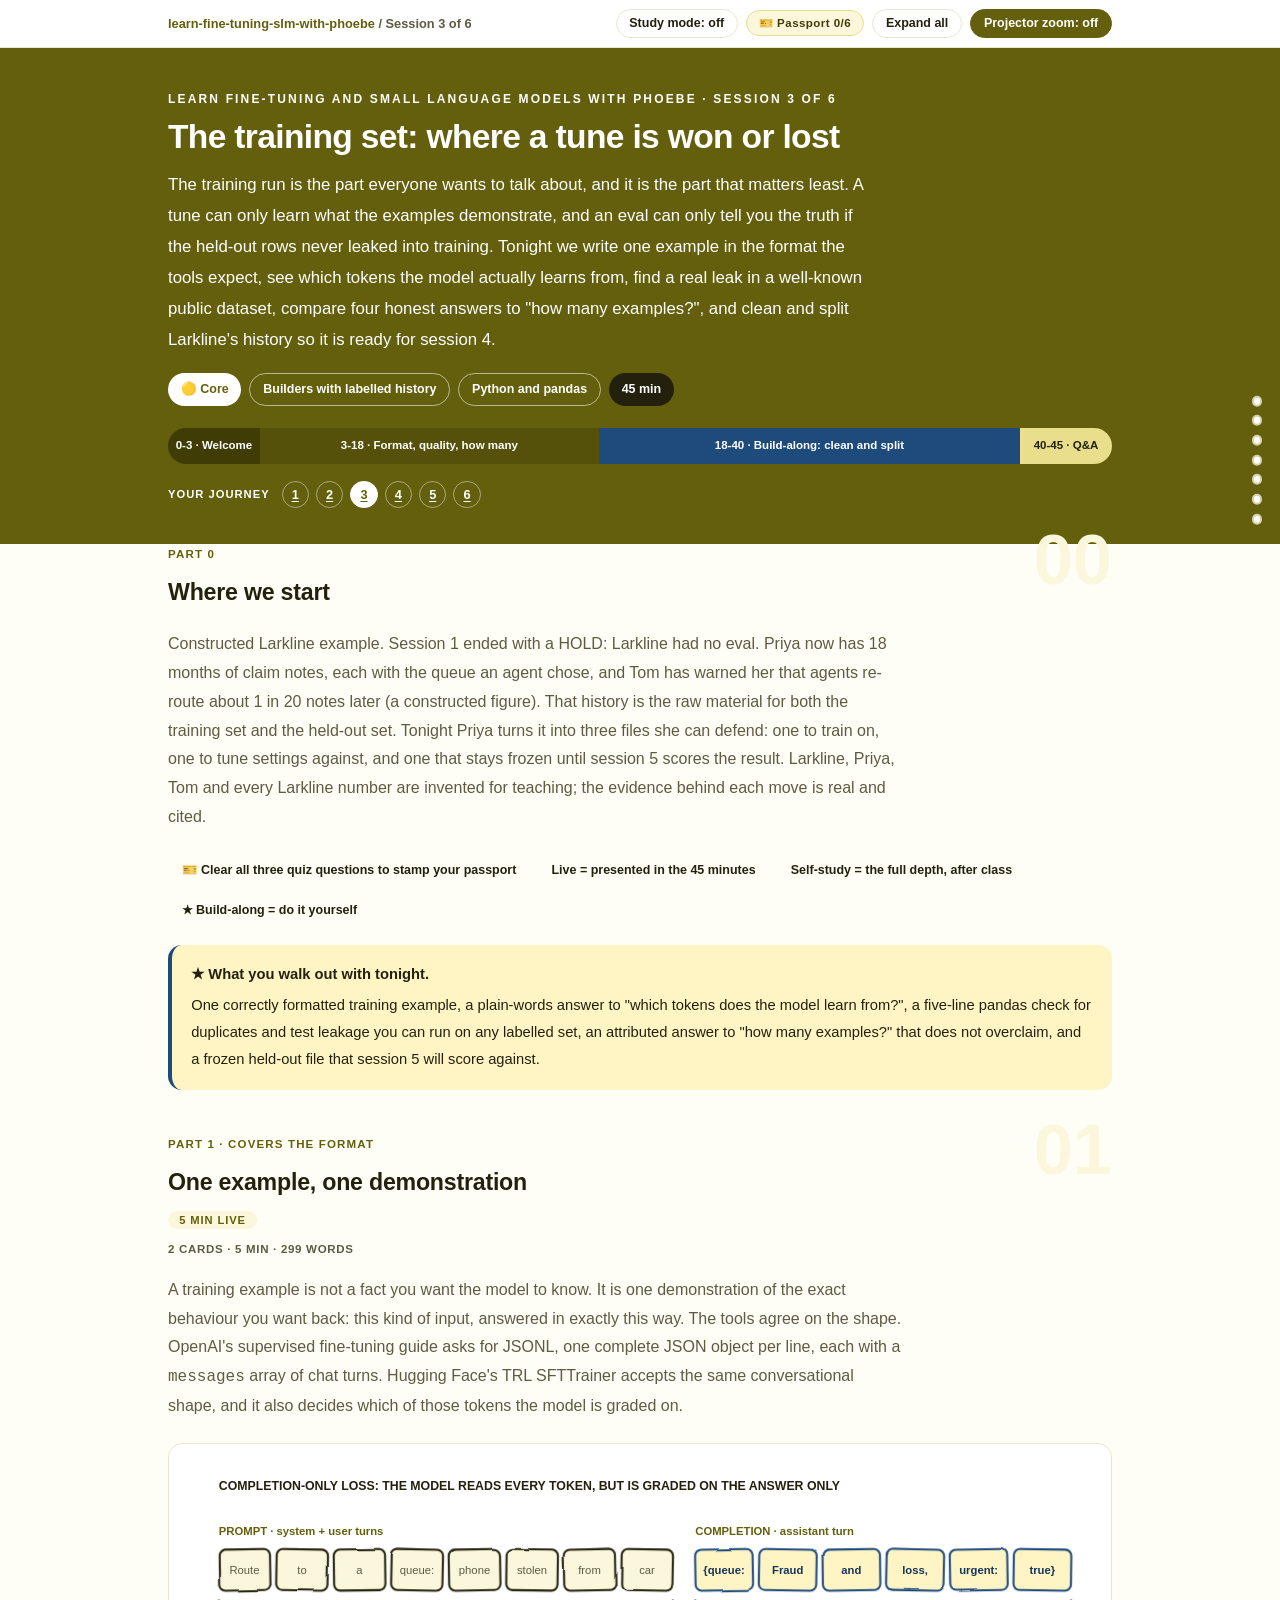
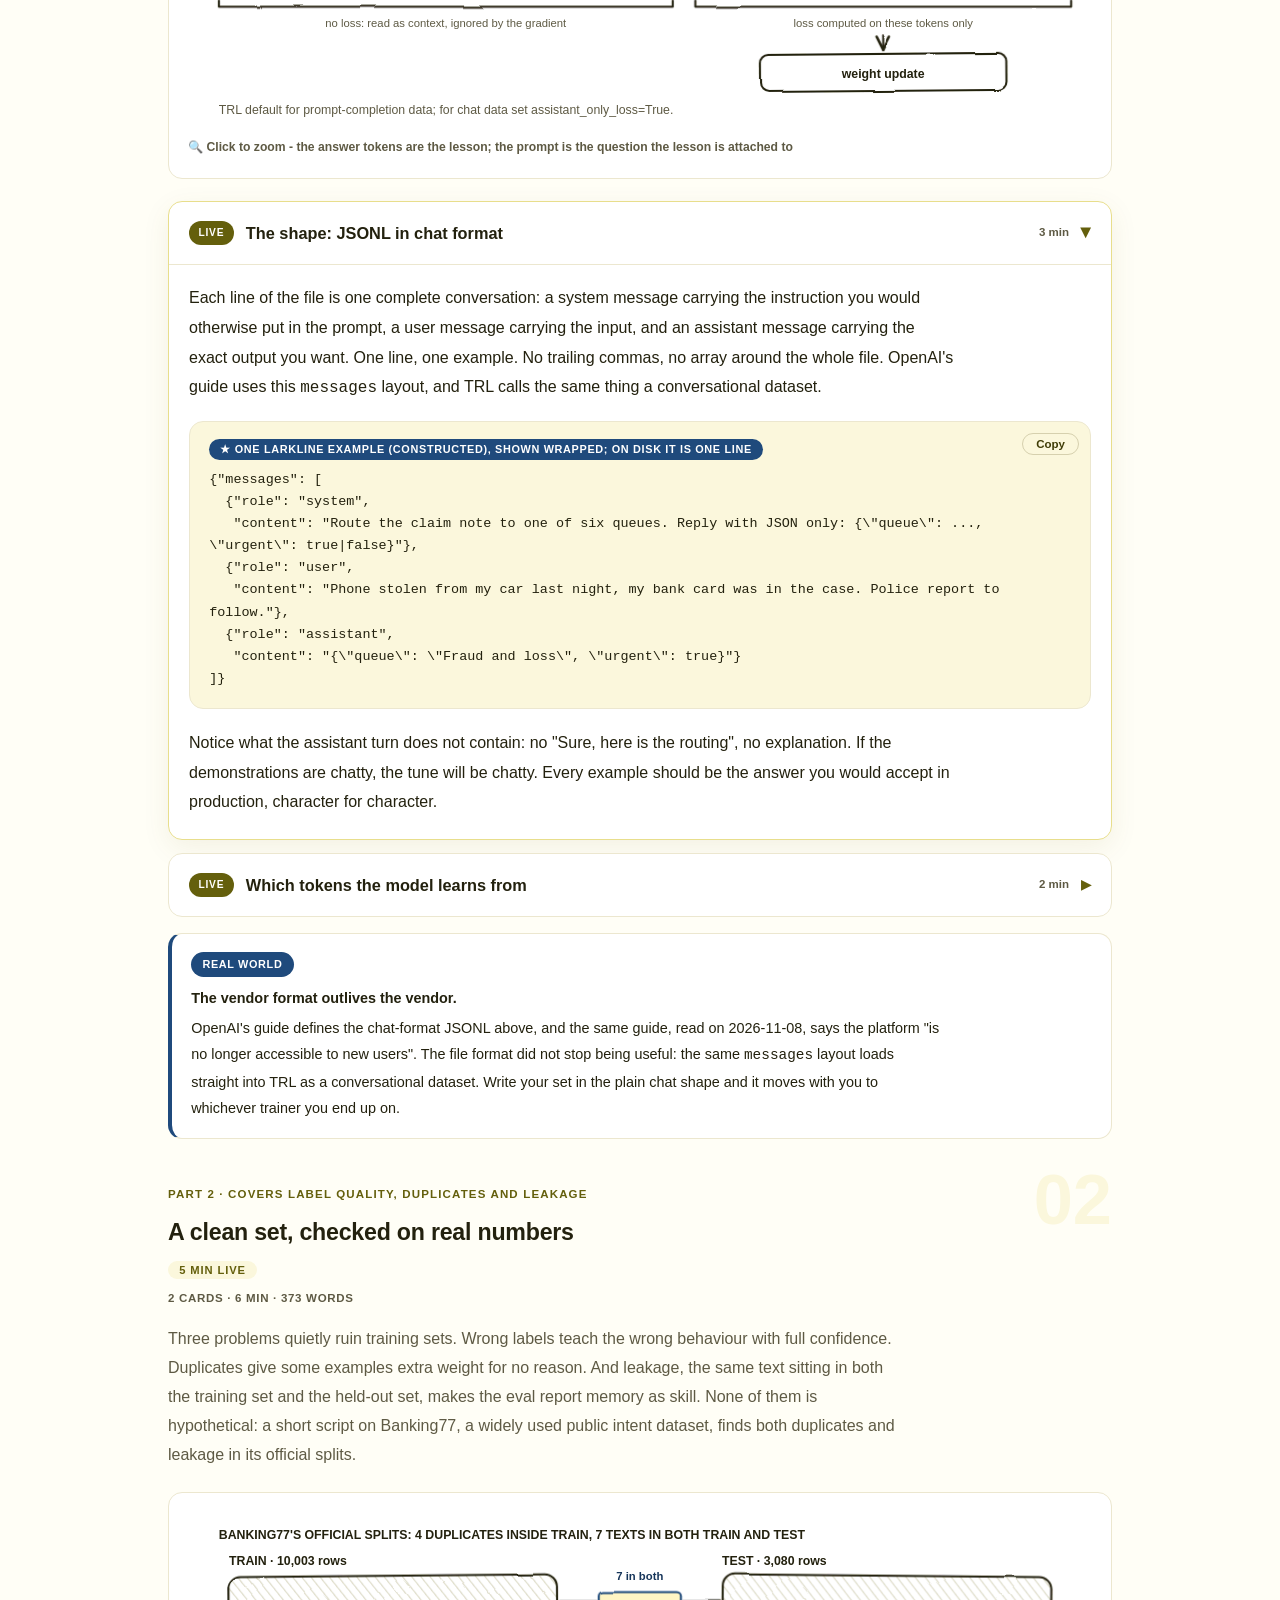
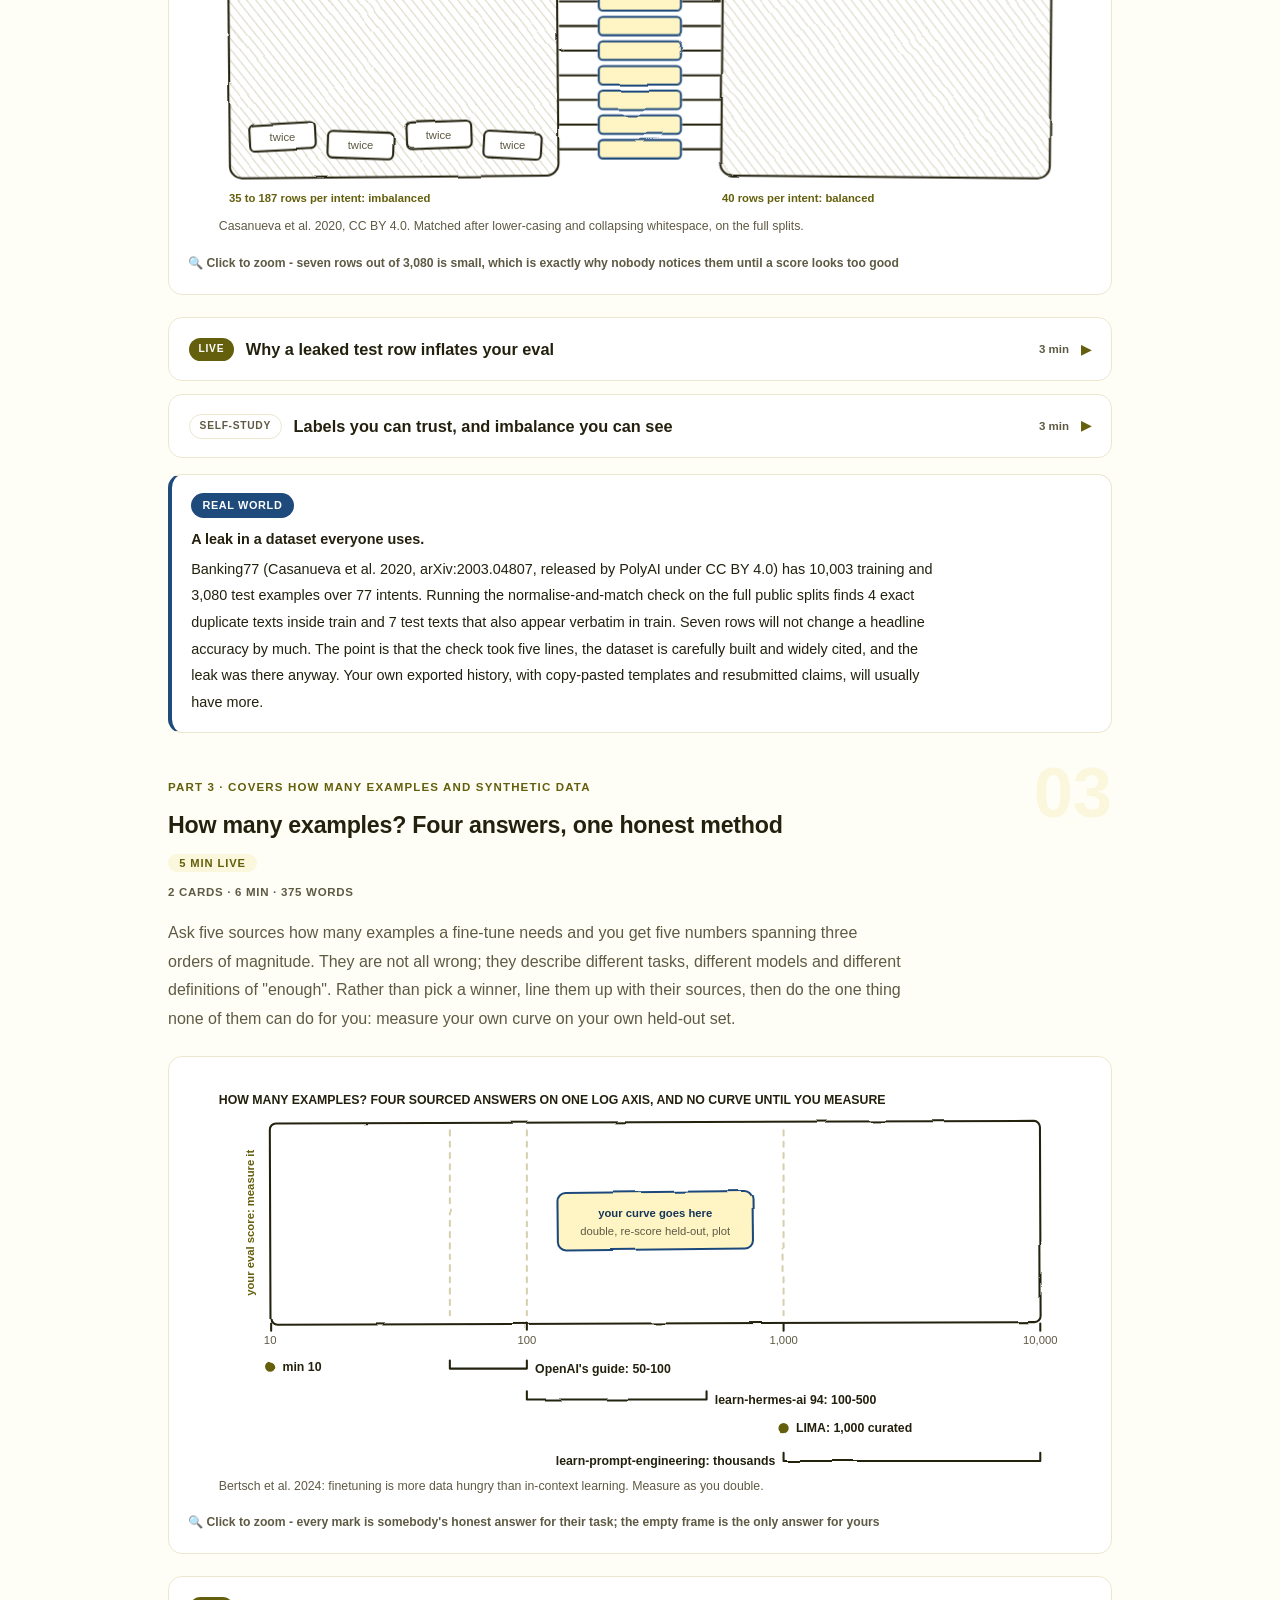
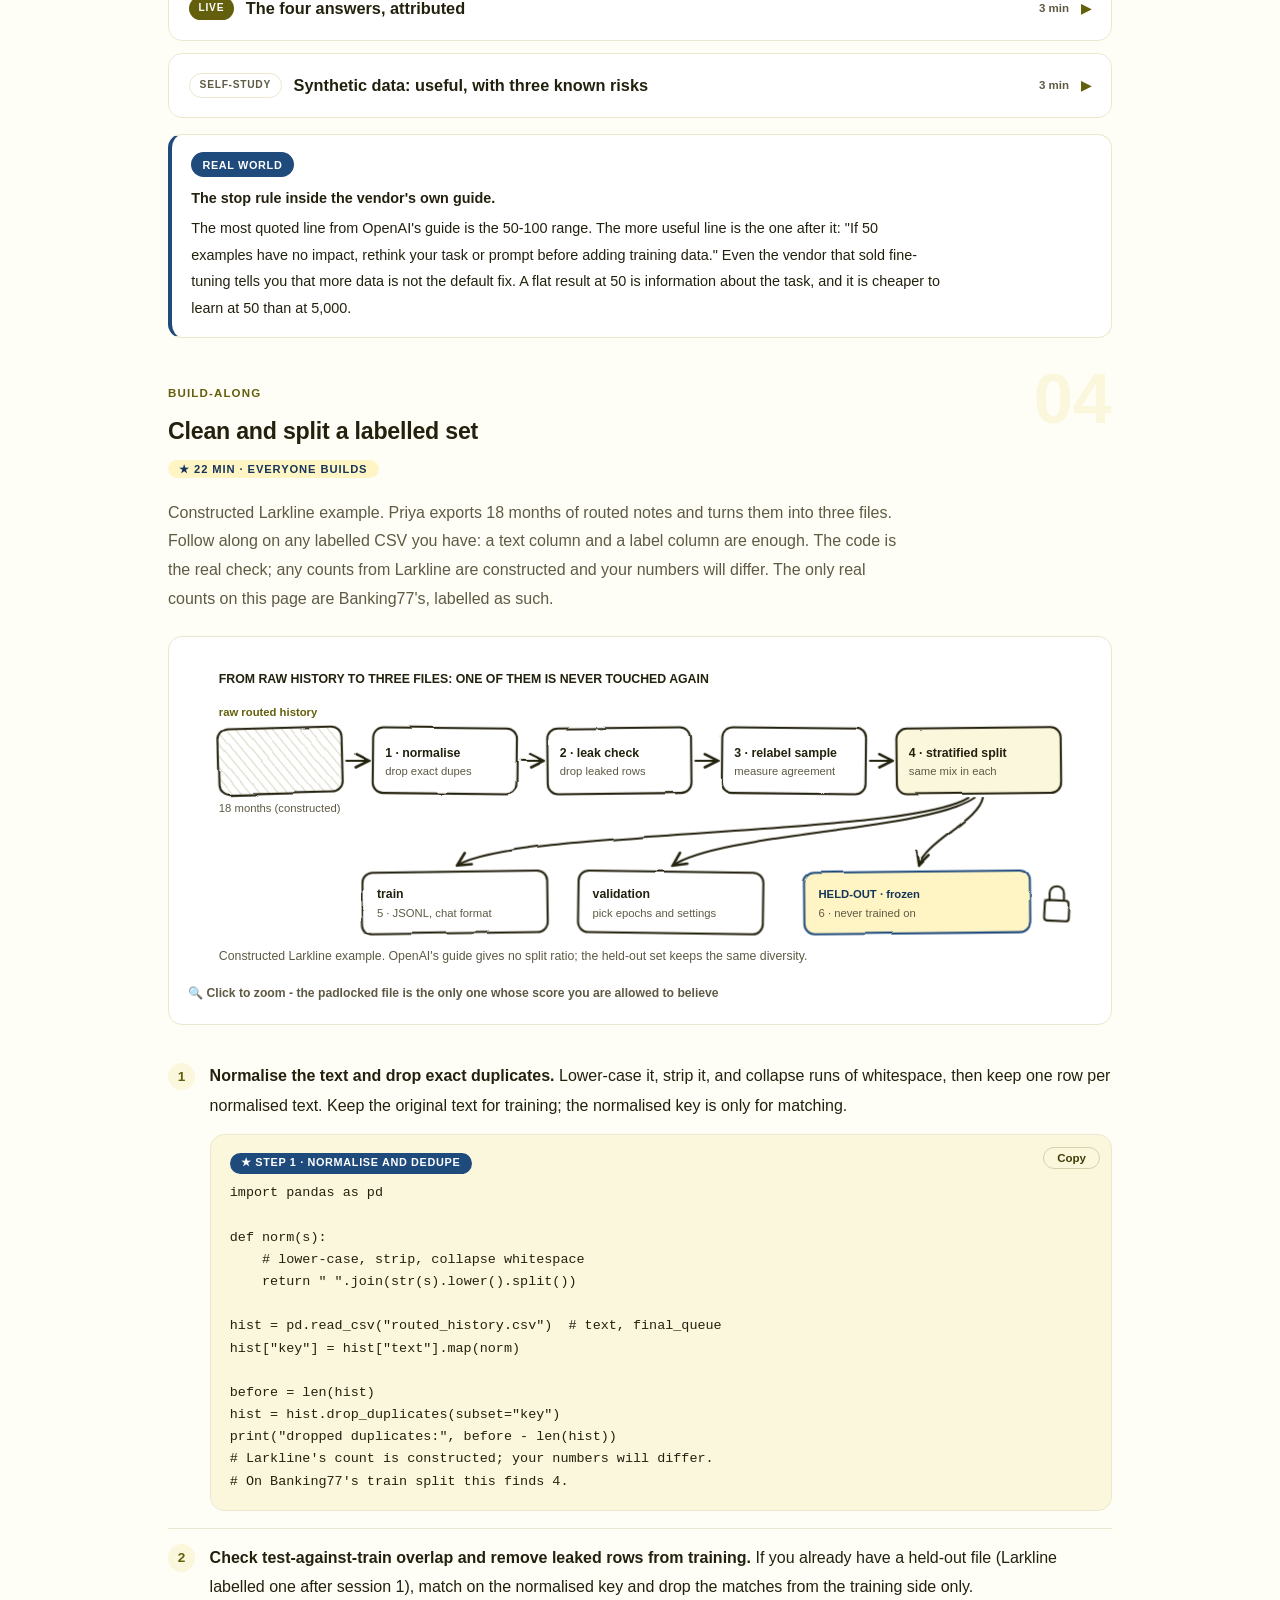
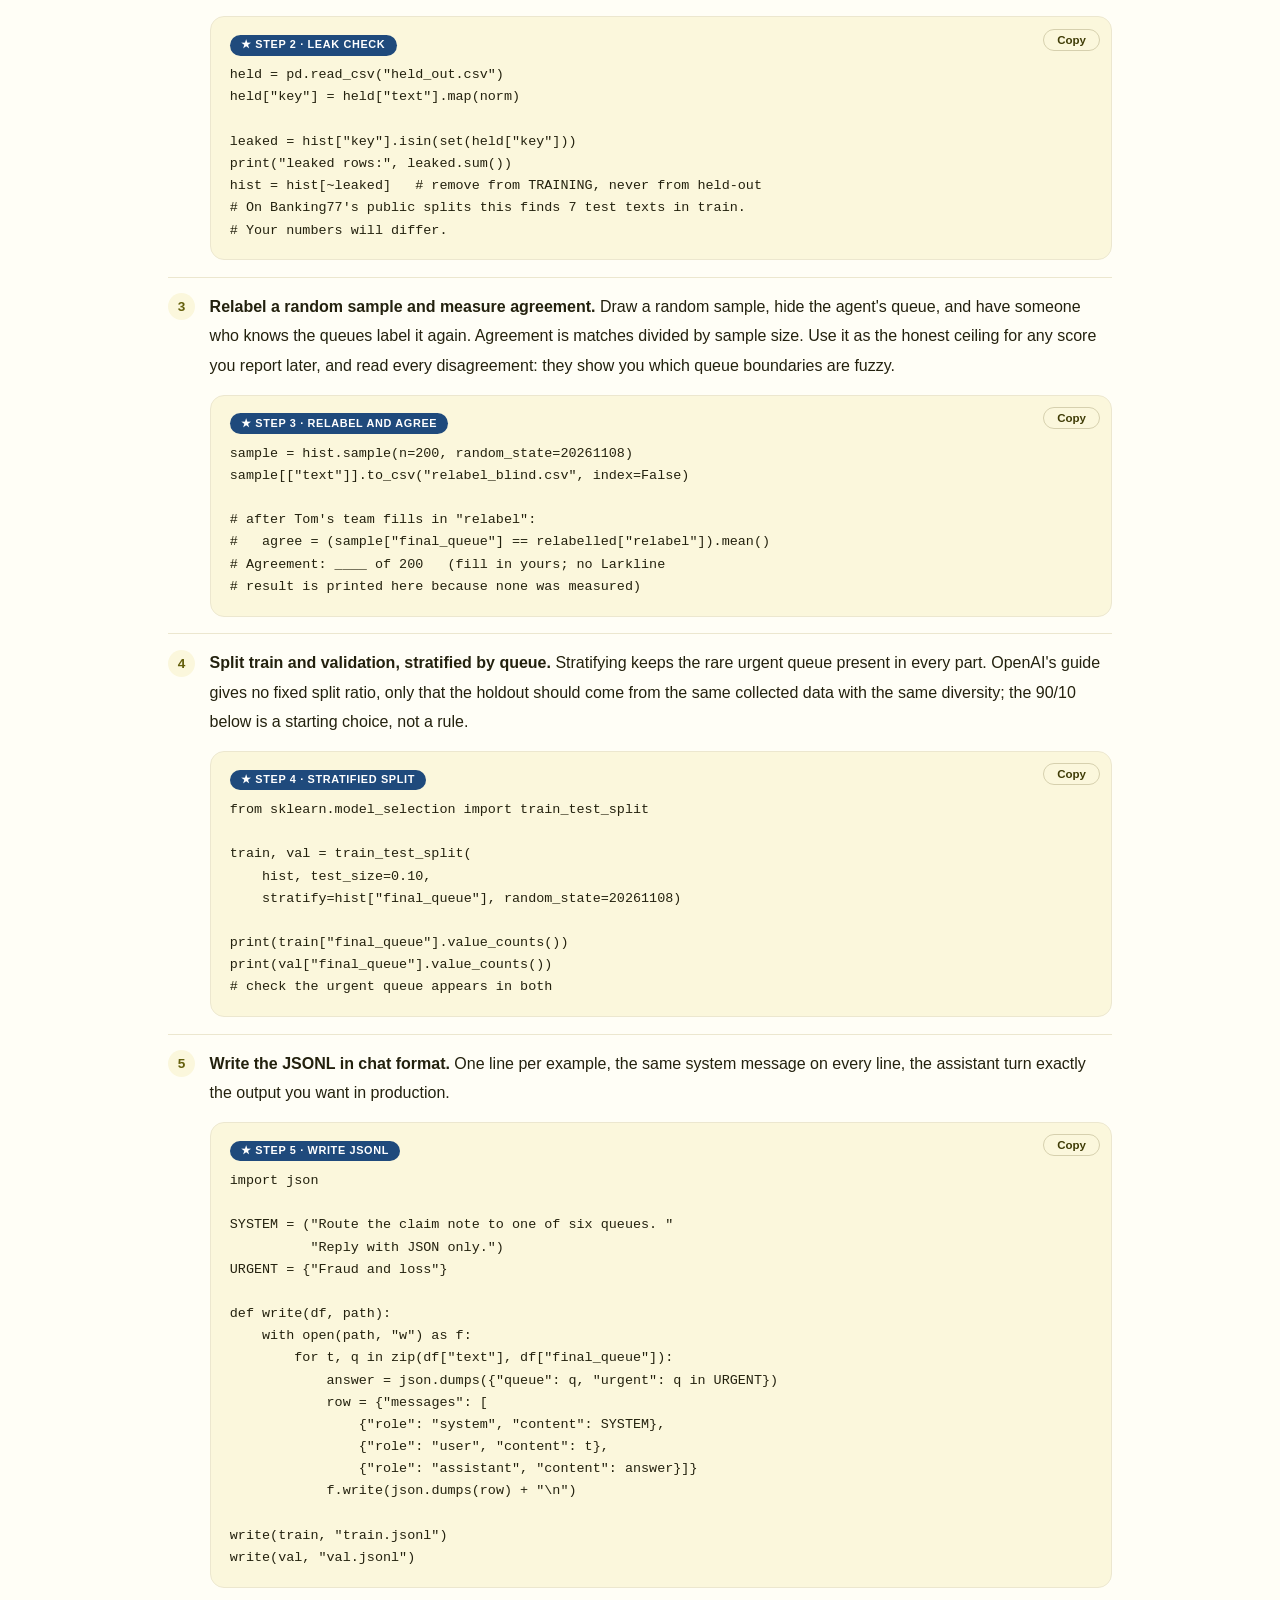
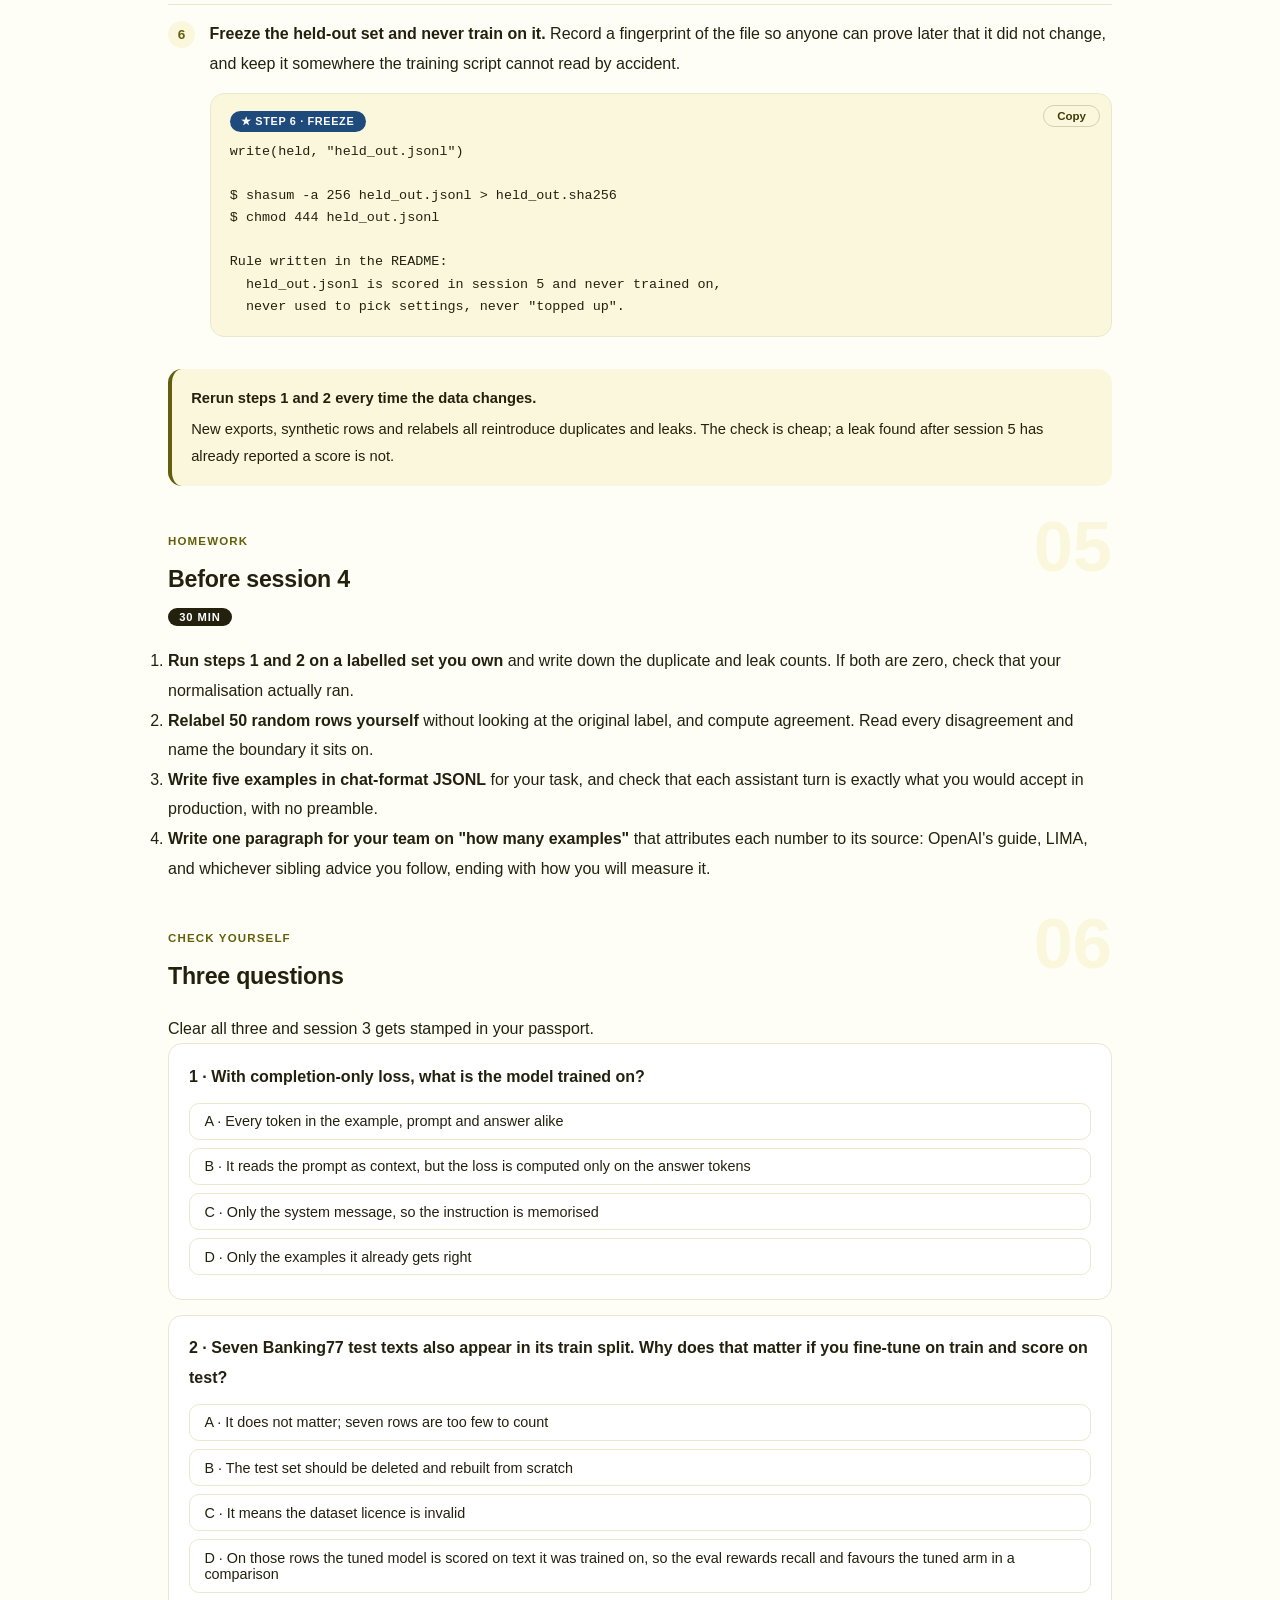
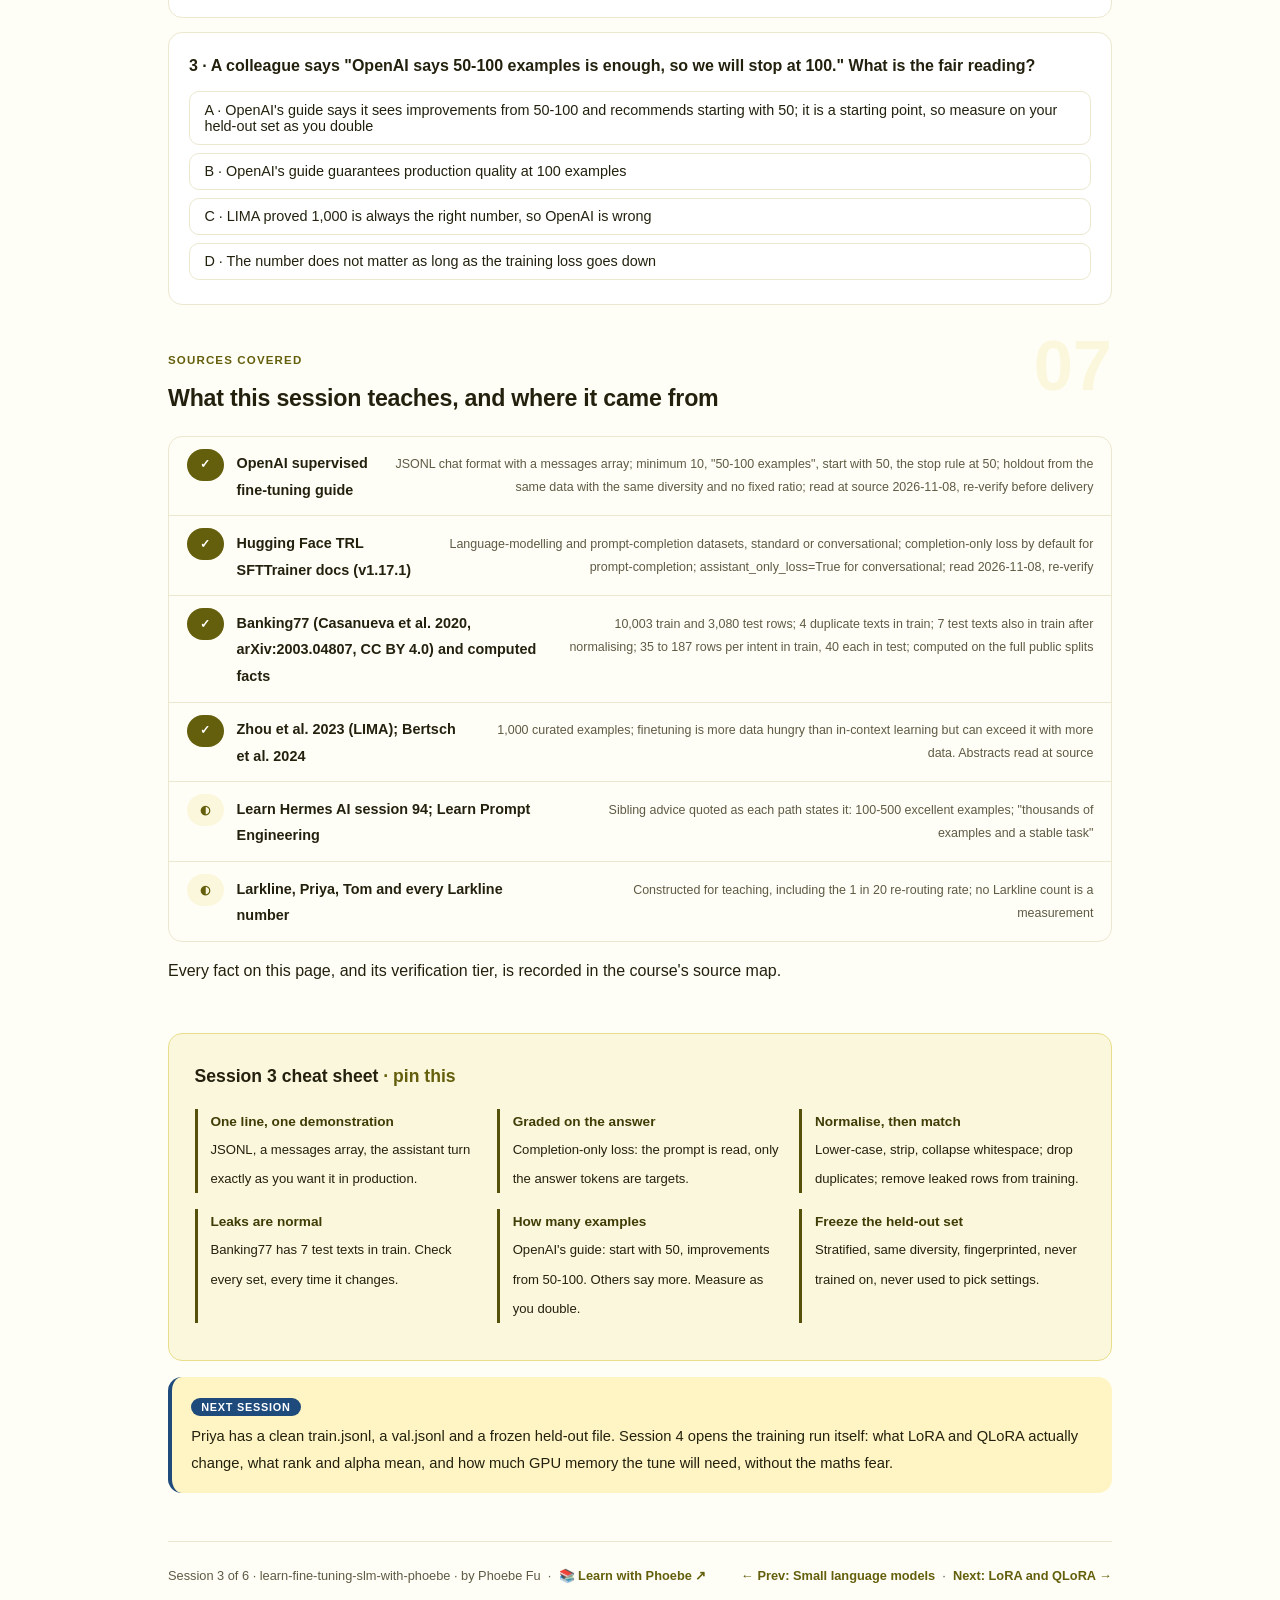
<file: courses/03-building-the-training-set.html>
<!DOCTYPE html>
<html lang="en">
<head>
<meta charset="UTF-8">
<meta name="viewport" content="width=device-width, initial-scale=1.0">
<!-- social:start -->
<meta name="description" content="Session 3 of 6. One example is one demonstration of the exact behaviour: JSONL chat format, completion-only loss, label quality, duplicates and the 7 Banking77 test texts that also sit in train, how many examples (four answers, honestly compared), and a build-along that cleans and splits Larkline's routed history.">
<meta property="og:type" content="article">
<meta property="og:site_name" content="Learn with Phoebe">
<meta property="og:title" content="The training set: where a tune is won or lost - learn fine-tuning slm with phoebe">
<meta property="og:description" content="Session 3 of 6. Format, leakage, duplicates and how many examples. The tune only learns what the set demonstrates, and the eval only means something if the held-out set stayed out.">
<meta property="og:url" content="https://phoebefu6.github.io/learn-fine-tuning-slm-with-phoebe/courses/03-building-the-training-set.html">
<meta property="og:image" content="https://phoebefu6.github.io/learn-fine-tuning-slm-with-phoebe/assets/og-cover.png">
<meta property="og:image:width" content="1200">
<meta property="og:image:height" content="630">
<meta name="twitter:card" content="summary_large_image">
<meta name="twitter:title" content="The training set: where a tune is won or lost - learn fine-tuning slm with phoebe">
<meta name="twitter:description" content="Session 3 of 6. Chat-format JSONL, completion-only loss, a real leak in Banking77, and how many examples to start with.">
<meta name="twitter:image" content="https://phoebefu6.github.io/learn-fine-tuning-slm-with-phoebe/assets/og-cover.png">
<!-- social:end -->
<title>Session 3 · The training set: where a tune is won or lost - learn fine-tuning slm with phoebe</title>
<link rel="stylesheet" href="../assets/style.css?v=2">
</head>
<body>

<div class="toolbar">
  <div class="wrap">
    <span class="crumb"><a href="../index.html">learn-fine-tuning-slm-with-phoebe</a> / Session 3 of 6</span>
    <button class="btn" id="toggle-all" type="button">Expand all</button>
    <button class="btn primary" id="zoom-toggle" type="button">Projector zoom: off</button>
  </div>
</div>

<header class="masthead">
  <div class="wrap">
    <div class="eyebrow">Learn Fine-tuning and Small Language Models with Phoebe · Session 3 of 6</div>
    <h1>The training set: where a tune is <span class="accent">won or lost</span></h1>
    <p class="sub">The training run is the part everyone wants to talk about, and it is the part that matters least. A tune can only learn what the examples demonstrate, and an eval can only tell you the truth if the held-out rows never leaked into training. Tonight we write one example in the format the tools expect, see which tokens the model actually learns from, find a real leak in a well-known public dataset, compare four honest answers to "how many examples?", and clean and split Larkline's history so it is ready for session 4.</p>
    <div class="chip-row">
      <span class="chip level">🟡 Core</span>
      <span class="chip audience">Builders with labelled history</span>
      <span class="chip audience">Python and pandas</span>
      <span class="chip time">45 min</span>
    </div>
    <div class="agenda">
      <span class="a1" style="flex:1">0-3 · Welcome</span>
      <span class="a2" style="flex:4">3-18 · Format, quality, how many</span>
      <span class="a3" style="flex:5">18-40 · Build-along: clean and split</span>
      <span class="a4" style="flex:1">40-45 · Q&amp;A</span>
    </div>
  </div>
</header>

<main class="wrap">

  <section class="section" id="intro">
    <div class="section-kicker">
      <span class="klabel">Part 0</span>
      <h2>Where we start</h2>
    </div>
    <p class="lede">Constructed Larkline example. Session 1 ended with a HOLD: Larkline had no eval. Priya now has 18 months of claim notes, each with the queue an agent chose, and Tom has warned her that agents re-route about 1 in 20 notes later (a constructed figure). That history is the raw material for both the training set and the held-out set. Tonight Priya turns it into three files she can defend: one to train on, one to tune settings against, and one that stays frozen until session 5 scores the result. Larkline, Priya, Tom and every Larkline number are invented for teaching; the evidence behind each move is real and cited.</p>

    <div class="legend">
      <span class="pill">🎫 Clear all three quiz questions to stamp your passport</span>
      <span class="pill">Live = presented in the 45 minutes</span>
      <span class="pill">Self-study = the full depth, after class</span>
      <span class="pill">★ Build-along = do it yourself</span>
    </div>

    <div class="callout win">
      <p><strong>★ What you walk out with tonight.</strong> One correctly formatted training example, a plain-words answer to "which tokens does the model learn from?", a five-line pandas check for duplicates and test leakage you can run on any labelled set, an attributed answer to "how many examples?" that does not overclaim, and a frozen held-out file that session 5 will score against.</p>
    </div>
  </section>

  <section class="section" id="part-1">
    <div class="section-kicker">
      <span class="klabel">Part 1 · covers the format</span>
      <h2>One example, one demonstration</h2>
      <span class="tag concept">5 min live</span>
    </div>
    <p class="lede">A training example is not a fact you want the model to know. It is one demonstration of the exact behaviour you want back: this kind of input, answered in exactly this way. The tools agree on the shape. OpenAI's supervised fine-tuning guide asks for JSONL, one complete JSON object per line, each with a <code>messages</code> array of chat turns. Hugging Face's TRL SFTTrainer accepts the same conversational shape, and it also decides which of those tokens the model is graded on.</p>

    <figure class="zoomable">
      <svg viewBox="0 0 880 256" xmlns="http://www.w3.org/2000/svg" role="img" aria-label="One training example as a row of tokens. Eight prompt tokens on the left, the routing instruction and the claim note, are drawn pale: the model reads them but no loss is computed on them. Six completion tokens on the right, the JSON answer with queue Fraud and loss and urgent true, are highlighted: loss is computed on these tokens only, and only they push the weight update.">
        <defs>
          <filter id="f3aSk" x="-3%" y="-3%" width="106%" height="106%"><feTurbulence type="fractalNoise" baseFrequency="0.02" numOctaves="2" seed="53" result="n"/><feDisplacementMap in="SourceGraphic" in2="n" scale="2.4" xChannelSelector="R" yChannelSelector="G"/></filter>
          <marker id="f3aAr" viewBox="0 0 10 10" refX="9" refY="5" markerWidth="8" markerHeight="8" orient="auto"><path d="M1 1 L9 5 L1 9" fill="none" stroke="#23210E" stroke-width="1.6" stroke-linecap="round"/></marker>
        </defs>
        <style>
          .f3aH { font: 800 12px Inter, sans-serif; fill: #23210E; }
          .f3aL { font: 600 12px Inter, sans-serif; fill: #23210E; }
          .f3aS { font: 400 11px Inter, sans-serif; fill: #5E5A44; }
          .f3aB { font: 800 11px Inter, sans-serif; fill: #16355A; }
          .f3aA { font: 700 11px Inter, sans-serif; fill: #645F0C; }
          .f3aN { font: 400 12px Inter, sans-serif; fill: #5E5A44; }
        </style>

        <text class="f3aH" x="30" y="26">COMPLETION-ONLY LOSS: THE MODEL READS EVERY TOKEN, BUT IS GRADED ON THE ANSWER ONLY</text>

        <g filter="url(#f3aSk)" fill="none" stroke="#23210E" stroke-width="2" stroke-linecap="round" stroke-linejoin="round">
          <rect x="30" y="84" width="50" height="40" rx="6" transform="rotate(-1 55 104)" fill="#FBF7DC"/>
          <rect x="86" y="84" width="50" height="40" rx="6" transform="rotate(1 111 104)" fill="#FBF7DC"/>
          <rect x="142" y="84" width="50" height="40" rx="6" transform="rotate(-0.8 167 104)" fill="#FBF7DC"/>
          <rect x="198" y="84" width="50" height="40" rx="6" transform="rotate(1.2 223 104)" fill="#FBF7DC"/>
          <rect x="254" y="84" width="50" height="40" rx="6" transform="rotate(-1 279 104)" fill="#FBF7DC"/>
          <rect x="310" y="84" width="50" height="40" rx="6" transform="rotate(0.8 335 104)" fill="#FBF7DC"/>
          <rect x="366" y="84" width="50" height="40" rx="6" transform="rotate(-1.2 391 104)" fill="#FBF7DC"/>
          <rect x="422" y="84" width="50" height="40" rx="6" transform="rotate(1 447 104)" fill="#FBF7DC"/>
          <rect x="494" y="84" width="56" height="40" rx="6" transform="rotate(-1 522 104)" fill="#FFF5C4" stroke="#1F4A7C"/>
          <rect x="556" y="84" width="56" height="40" rx="6" transform="rotate(1 584 104)" fill="#FFF5C4" stroke="#1F4A7C"/>
          <rect x="618" y="84" width="56" height="40" rx="6" transform="rotate(-0.8 646 104)" fill="#FFF5C4" stroke="#1F4A7C"/>
          <rect x="680" y="84" width="56" height="40" rx="6" transform="rotate(1.2 708 104)" fill="#FFF5C4" stroke="#1F4A7C"/>
          <rect x="742" y="84" width="56" height="40" rx="6" transform="rotate(-1 770 104)" fill="#FFF5C4" stroke="#1F4A7C"/>
          <rect x="804" y="84" width="56" height="40" rx="6" transform="rotate(0.8 832 104)" fill="#FFF5C4" stroke="#1F4A7C"/>
          <path d="M30 134 L30 140 L472 140 L472 134"/>
          <path d="M494 134 L494 140 L860 140 L860 134"/>
          <path d="M677 168 L677 182" marker-end="url(#f3aAr)"/>
          <rect x="557" y="186" width="240" height="36" rx="8" transform="rotate(-0.5 677 204)" fill="#FFFFFF"/>
        </g>

        <text class="f3aA" x="30" y="70">PROMPT · system + user turns</text>
        <text class="f3aA" x="494" y="70">COMPLETION · assistant turn</text>
        <text class="f3aS" x="55" y="108" text-anchor="middle">Route</text>
        <text class="f3aS" x="111" y="108" text-anchor="middle">to</text>
        <text class="f3aS" x="167" y="108" text-anchor="middle">a</text>
        <text class="f3aS" x="223" y="108" text-anchor="middle">queue:</text>
        <text class="f3aS" x="279" y="108" text-anchor="middle">phone</text>
        <text class="f3aS" x="335" y="108" text-anchor="middle">stolen</text>
        <text class="f3aS" x="391" y="108" text-anchor="middle">from</text>
        <text class="f3aS" x="447" y="108" text-anchor="middle">car</text>
        <text class="f3aB" x="522" y="108" text-anchor="middle">{queue:</text>
        <text class="f3aB" x="584" y="108" text-anchor="middle">Fraud</text>
        <text class="f3aB" x="646" y="108" text-anchor="middle">and</text>
        <text class="f3aB" x="708" y="108" text-anchor="middle">loss,</text>
        <text class="f3aB" x="770" y="108" text-anchor="middle">urgent:</text>
        <text class="f3aB" x="832" y="108" text-anchor="middle">true}</text>
        <text class="f3aS" x="251" y="160" text-anchor="middle">no loss: read as context, ignored by the gradient</text>
        <text class="f3aS" x="677" y="160" text-anchor="middle">loss computed on these tokens only</text>
        <text class="f3aL" x="677" y="209" text-anchor="middle">weight update</text>

        <text class="f3aN" x="30" y="244">TRL default for prompt-completion data; for chat data set assistant_only_loss=True.</text>
      </svg>
      <figcaption>🔍 Click to zoom - the answer tokens are the lesson; the prompt is the question the lesson is attached to</figcaption>
    </figure>

    <details class="card" open>
      <summary><span class="mode live">Live</span>The shape: JSONL in chat format<span class="mini">3 min</span><span class="caret">▶</span></summary>
      <div class="body">
        <p>Each line of the file is one complete conversation: a system message carrying the instruction you would otherwise put in the prompt, a user message carrying the input, and an assistant message carrying the exact output you want. One line, one example. No trailing commas, no array around the whole file. OpenAI's guide uses this <code>messages</code> layout, and TRL calls the same thing a conversational dataset.</p>
        <div class="prompt-box good"><span class="label">★ One Larkline example (constructed), shown wrapped; on disk it is one line</span>{"messages": [
  {"role": "system",
   "content": "Route the claim note to one of six queues. Reply with JSON only: {\"queue\": ..., \"urgent\": true|false}"},
  {"role": "user",
   "content": "Phone stolen from my car last night, my bank card was in the case. Police report to follow."},
  {"role": "assistant",
   "content": "{\"queue\": \"Fraud and loss\", \"urgent\": true}"}
]}</div>
        <p>Notice what the assistant turn does not contain: no "Sure, here is the routing", no explanation. If the demonstrations are chatty, the tune will be chatty. Every example should be the answer you would accept in production, character for character.</p>
      </div>
    </details>

    <details class="card">
      <summary><span class="mode live">Live</span>Which tokens the model learns from<span class="mini">2 min</span><span class="caret">▶</span></summary>
      <div class="body">
        <p>TRL's SFTTrainer accepts two families of data: language-modelling data (plain text, every token is a target) and prompt-completion data, each in a standard or a conversational form. For prompt-completion data, its docs say the loss is computed on the completion only by default. For conversational data you switch the same behaviour on with <code>assistant_only_loss=True</code>. In plain words: the model still reads the instruction and the claim note, but it is only corrected on the answer.</p>
        <p>That matters for small sets. If the loss also covered the prompt, a large share of the training signal would go into reproducing your own system message hundreds of times. Completion-only loss spends the signal where the behaviour is. TRL docs v1.17.1, read 2026-11-08; re-verify the flag names against the version you install.</p>
      </div>
    </details>

    <div class="callout example">
      <span class="ex-pill">Real world</span>
      <p><strong>The vendor format outlives the vendor.</strong> OpenAI's guide defines the chat-format JSONL above, and the same guide, read on 2026-11-08, says the platform "is no longer accessible to new users". The file format did not stop being useful: the same <code>messages</code> layout loads straight into TRL as a conversational dataset. Write your set in the plain chat shape and it moves with you to whichever trainer you end up on.</p>
    </div>
  </section>

  <section class="section" id="part-2">
    <div class="section-kicker">
      <span class="klabel">Part 2 · covers label quality, duplicates and leakage</span>
      <h2>A clean set, checked on real numbers</h2>
      <span class="tag concept">5 min live</span>
    </div>
    <p class="lede">Three problems quietly ruin training sets. Wrong labels teach the wrong behaviour with full confidence. Duplicates give some examples extra weight for no reason. And leakage, the same text sitting in both the training set and the held-out set, makes the eval report memory as skill. None of them is hypothetical: a short script on Banking77, a widely used public intent dataset, finds both duplicates and leakage in its official splits.</p>

    <figure class="zoomable">
      <svg viewBox="0 0 880 322" xmlns="http://www.w3.org/2000/svg" role="img" aria-label="Two hatched piles. The train pile on the left holds 10,003 rows, imbalanced at 35 to 187 rows per intent, with four small tags inside marking texts that appear twice. The test pile on the right holds 3,080 rows, balanced at 40 per intent. Between them, a column of seven highlighted chips is tied by lines to both piles: seven test texts that also appear in train after lower-casing and collapsing whitespace.">
        <defs>
          <filter id="f3bSk" x="-3%" y="-3%" width="106%" height="106%"><feTurbulence type="fractalNoise" baseFrequency="0.02" numOctaves="2" seed="67" result="n"/><feDisplacementMap in="SourceGraphic" in2="n" scale="2.4" xChannelSelector="R" yChannelSelector="G"/></filter>
          <pattern id="f3bHc" patternUnits="userSpaceOnUse" width="7" height="7" patternTransform="rotate(-38)"><line x1="0" y1="0" x2="0" y2="7" stroke="#645F0C" stroke-width="1" opacity=".5"/></pattern>
        </defs>
        <style>
          .f3bH { font: 800 12px Inter, sans-serif; fill: #23210E; }
          .f3bL { font: 600 12px Inter, sans-serif; fill: #23210E; }
          .f3bS { font: 400 11px Inter, sans-serif; fill: #5E5A44; }
          .f3bB { font: 800 11px Inter, sans-serif; fill: #16355A; }
          .f3bA { font: 700 11px Inter, sans-serif; fill: #645F0C; }
          .f3bN { font: 400 12px Inter, sans-serif; fill: #5E5A44; }
        </style>

        <text class="f3bH" x="30" y="26">BANKING77'S OFFICIAL SPLITS: 4 DUPLICATES INSIDE TRAIN, 7 TEXTS IN BOTH TRAIN AND TEST</text>

        <g filter="url(#f3bSk)" fill="none" stroke="#23210E" stroke-width="2" stroke-linecap="round" stroke-linejoin="round">
          <rect x="40" y="62" width="320" height="196" rx="12" transform="rotate(-0.5 200 160)" fill="url(#f3bHc)"/>
          <rect x="520" y="62" width="320" height="196" rx="12" transform="rotate(0.5 680 160)" fill="url(#f3bHc)"/>
          <rect x="60" y="206" width="64" height="26" rx="5" transform="rotate(-3 92 219)" fill="#FFFFFF"/>
          <rect x="136" y="214" width="64" height="26" rx="5" transform="rotate(2 168 227)" fill="#FFFFFF"/>
          <rect x="212" y="204" width="64" height="26" rx="5" transform="rotate(-2 244 217)" fill="#FFFFFF"/>
          <rect x="288" y="214" width="56" height="26" rx="5" transform="rotate(3 316 227)" fill="#FFFFFF"/>
          <rect x="400" y="78" width="80" height="18" rx="4" fill="#FFF5C4" stroke="#1F4A7C"/>
          <rect x="400" y="102" width="80" height="18" rx="4" fill="#FFF5C4" stroke="#1F4A7C"/>
          <rect x="400" y="126" width="80" height="18" rx="4" fill="#FFF5C4" stroke="#1F4A7C"/>
          <rect x="400" y="150" width="80" height="18" rx="4" fill="#FFF5C4" stroke="#1F4A7C"/>
          <rect x="400" y="174" width="80" height="18" rx="4" fill="#FFF5C4" stroke="#1F4A7C"/>
          <rect x="400" y="198" width="80" height="18" rx="4" fill="#FFF5C4" stroke="#1F4A7C"/>
          <rect x="400" y="222" width="80" height="18" rx="4" fill="#FFF5C4" stroke="#1F4A7C"/>
          <path d="M362 87 L398 87 M482 87 L518 87"/>
          <path d="M362 111 L398 111 M482 111 L518 111"/>
          <path d="M362 135 L398 135 M482 135 L518 135"/>
          <path d="M362 159 L398 159 M482 159 L518 159"/>
          <path d="M362 183 L398 183 M482 183 L518 183"/>
          <path d="M362 207 L398 207 M482 207 L518 207"/>
          <path d="M362 231 L398 231 M482 231 L518 231"/>
        </g>

        <text class="f3bL" x="40" y="52">TRAIN · 10,003 rows</text>
        <text class="f3bL" x="520" y="52">TEST · 3,080 rows</text>
        <text class="f3bB" x="440" y="66" text-anchor="middle">7 in both</text>
        <text class="f3bS" x="92" y="223" text-anchor="middle">twice</text>
        <text class="f3bS" x="168" y="231" text-anchor="middle">twice</text>
        <text class="f3bS" x="244" y="221" text-anchor="middle">twice</text>
        <text class="f3bS" x="316" y="231" text-anchor="middle">twice</text>
        <text class="f3bA" x="40" y="282">35 to 187 rows per intent: imbalanced</text>
        <text class="f3bA" x="520" y="282">40 rows per intent: balanced</text>

        <text class="f3bN" x="30" y="310">Casanueva et al. 2020, CC BY 4.0. Matched after lower-casing and collapsing whitespace, on the full splits.</text>
      </svg>
      <figcaption>🔍 Click to zoom - seven rows out of 3,080 is small, which is exactly why nobody notices them until a score looks too good</figcaption>
    </figure>

    <details class="card">
      <summary><span class="mode live">Live</span>Why a leaked test row inflates your eval<span class="mini">3 min</span><span class="caret">▶</span></summary>
      <div class="body">
        <p>A held-out set exists to answer one question: how does the model do on notes it has never seen? A row that sits in both sets breaks that promise for that row. The tuned model has been corrected on that exact text, so getting it right shows recall of a training example, not the routing skill you are trying to measure. Every leaked row nudges the score up, and the nudge is not spread evenly: it lands on whichever queues the leaked texts belong to.</p>
        <p>The damage is worst exactly when you compare arms, which is what session 5 does. A big prompted model never saw your training file; the tuned small model did. Leakage helps only one side of the comparison, so it can turn a tie into a "win". The fix is cheap and mechanical: normalise, match, and remove the shared texts from training before you train. Never remove them from the held-out set to make the numbers look tidy; the held-out set is the one you froze.</p>
      </div>
    </details>

    <details class="card">
      <summary><span class="mode self">Self-study</span>Labels you can trust, and imbalance you can see<span class="mini">3 min</span><span class="caret">▶</span></summary>
      <div class="body">
        <p><strong>Label quality.</strong> Constructed Larkline example: agents re-route about 1 in 20 notes later. If Priya trains on the first routing, roughly one demonstration in twenty teaches the wrong queue. Two moves help: use the final queue, not the first, and relabel a random sample to measure how often two careful people agree. The agreement number tells you the ceiling your eval can honestly report; a tune scored above human agreement is usually scoring the labelling style, not the task.</p>
        <p><strong>Imbalance.</strong> Banking77's train split runs from 35 to 187 rows per intent, while its test split is balanced at 40 each. A model trained on that shape sees some intents five times as often as others, and a balanced test set will then expose the rare ones. Larkline's urgent queue is the rare one by nature. Keep the imbalance visible in a count table before you train, and score per queue, not just overall, in session 5.</p>
        <p><strong>Duplicates.</strong> Four Banking77 train texts appear twice. That is harmless at this scale, but in a real support history, templated messages ("Please call me back") can repeat thousands of times and drown the rare cases. Drop exact duplicates after normalising, and look at the near-duplicates by eye.</p>
      </div>
    </details>

    <div class="callout example">
      <span class="ex-pill">Real world</span>
      <p><strong>A leak in a dataset everyone uses.</strong> Banking77 (Casanueva et al. 2020, arXiv:2003.04807, released by PolyAI under CC BY 4.0) has 10,003 training and 3,080 test examples over 77 intents. Running the normalise-and-match check on the full public splits finds 4 exact duplicate texts inside train and 7 test texts that also appear verbatim in train. Seven rows will not change a headline accuracy by much. The point is that the check took five lines, the dataset is carefully built and widely cited, and the leak was there anyway. Your own exported history, with copy-pasted templates and resubmitted claims, will usually have more.</p>
    </div>
  </section>

  <section class="section" id="part-3">
    <div class="section-kicker">
      <span class="klabel">Part 3 · covers how many examples and synthetic data</span>
      <h2>How many examples? Four answers, one honest method</h2>
      <span class="tag concept">5 min live</span>
    </div>
    <p class="lede">Ask five sources how many examples a fine-tune needs and you get five numbers spanning three orders of magnitude. They are not all wrong; they describe different tasks, different models and different definitions of "enough". Rather than pick a winner, line them up with their sources, then do the one thing none of them can do for you: measure your own curve on your own held-out set.</p>

    <figure class="zoomable">
      <svg viewBox="0 0 880 414" xmlns="http://www.w3.org/2000/svg" role="img" aria-label="An empty chart frame. The x-axis is the number of labelled examples on a log scale from 10 to 10,000. The y-axis reads your eval score: measure it, and no curve is plotted. Below the axis, four sourced answers are marked: OpenAI's guide, minimum 10 and improvements from 50-100; learn-hermes-ai session 94, 100-500 excellent examples; LIMA, 1,000 curated examples; learn-prompt-engineering, thousands of examples and a stable task. A highlighted box in the frame says your curve goes here: double the set, re-score the held-out set, plot it.">
        <defs>
          <filter id="f3cSk" x="-3%" y="-3%" width="106%" height="106%"><feTurbulence type="fractalNoise" baseFrequency="0.02" numOctaves="2" seed="71" result="n"/><feDisplacementMap in="SourceGraphic" in2="n" scale="2.4" xChannelSelector="R" yChannelSelector="G"/></filter>
        </defs>
        <style>
          .f3cH { font: 800 12px Inter, sans-serif; fill: #23210E; }
          .f3cL { font: 600 12px Inter, sans-serif; fill: #23210E; }
          .f3cS { font: 400 11px Inter, sans-serif; fill: #5E5A44; }
          .f3cB { font: 800 11px Inter, sans-serif; fill: #16355A; }
          .f3cA { font: 700 11px Inter, sans-serif; fill: #645F0C; }
          .f3cN { font: 400 12px Inter, sans-serif; fill: #5E5A44; }
        </style>

        <text class="f3cH" x="30" y="26">HOW MANY EXAMPLES? FOUR SOURCED ANSWERS ON ONE LOG AXIS, AND NO CURVE UNTIL YOU MEASURE</text>

        <g filter="url(#f3cSk)" fill="none" stroke="#23210E" stroke-width="2" stroke-linecap="round" stroke-linejoin="round">
          <rect x="80" y="44" width="750" height="196" rx="6" transform="rotate(-0.2 455 142)" fill="#FFFFFF"/>
          <path d="M255 52 L255 232" stroke="#D6D0AE" stroke-dasharray="5 6"/>
          <path d="M330 52 L330 232" stroke="#D6D0AE" stroke-dasharray="5 6"/>
          <path d="M580 52 L580 232" stroke="#D6D0AE" stroke-dasharray="5 6"/>
          <rect x="360" y="112" width="190" height="56" rx="8" transform="rotate(-0.6 455 140)" fill="#FFF5C4" stroke="#1F4A7C"/>
          <path d="M80 240 L80 247 M330 240 L330 247 M580 240 L580 247 M830 240 L830 247"/>
          <circle cx="80" cy="282" r="4" fill="#645F0C" stroke="#645F0C"/>
          <path d="M255 276 L255 284 L330 284 L330 276"/>
          <path d="M330 306 L330 314 L505 314 L505 306"/>
          <circle cx="580" cy="342" r="4" fill="#645F0C" stroke="#645F0C"/>
          <path d="M580 366 L580 374 L830 374 L830 366"/>
        </g>

        <text class="f3cA" x="64" y="142" text-anchor="middle" transform="rotate(-90 64 142)">your eval score: measure it</text>
        <text class="f3cB" x="455" y="136" text-anchor="middle">your curve goes here</text>
        <text class="f3cS" x="455" y="154" text-anchor="middle">double, re-score held-out, plot</text>
        <text class="f3cS" x="80" y="260" text-anchor="middle">10</text>
        <text class="f3cS" x="330" y="260" text-anchor="middle">100</text>
        <text class="f3cS" x="580" y="260" text-anchor="middle">1,000</text>
        <text class="f3cS" x="830" y="260" text-anchor="middle">10,000</text>
        <text class="f3cL" x="92" y="286">min 10</text>
        <text class="f3cL" x="338" y="288">OpenAI's guide: 50-100</text>
        <text class="f3cL" x="513" y="318">learn-hermes-ai 94: 100-500</text>
        <text class="f3cL" x="592" y="346">LIMA: 1,000 curated</text>
        <text class="f3cL" x="572" y="378" text-anchor="end">learn-prompt-engineering: thousands</text>

        <text class="f3cN" x="30" y="402">Bertsch et al. 2024: finetuning is more data hungry than in-context learning. Measure as you double.</text>
      </svg>
      <figcaption>🔍 Click to zoom - every mark is somebody's honest answer for their task; the empty frame is the only answer for yours</figcaption>
    </figure>

    <details class="card">
      <summary><span class="mode live">Live</span>The four answers, attributed<span class="mini">3 min</span><span class="caret">▶</span></summary>
      <div class="body">
        <p><strong>OpenAI's guide.</strong> A minimum of 10 examples; "We see improvements from fine-tuning on 50-100 examples"; "We recommend starting with 50 well-crafted demonstrations"; and "If 50 examples have no impact, rethink your task or prompt before adding training data." Read carefully, that is advice about where to start and when to stop, not a promise that 50-100 examples will be enough.</p>
        <p><strong>LIMA (Zhou et al. 2023, arXiv:2305.11206).</strong> A strong general assistant from only 1,000 carefully curated prompts and responses, with the argument that almost all knowledge comes from pretraining. That is a general-purpose chat tune; the lesson is about curation, not about the number 1,000.</p>
        <p><strong>Sibling paths.</strong> <a href="https://phoebefu6.github.io/learn-hermes-ai-with-phoebe/courses/94-fine-tune-your-own.html">Learn Hermes AI session 94 ↗</a> advises 100-500 excellent examples for a behaviour nudge. <a href="https://phoebefu6.github.io/learn-prompt-engineering-with-phoebe/courses/b2-core-techniques.html">Learn Prompt Engineering ↗</a> sets the bar at "thousands of examples and a stable task" before a tune beats a good prompt. <strong>Bertsch et al. 2024 (arXiv:2405.00200)</strong> add a measured caution: finetuning is more data hungry than in-context learning, though it can exceed long-context prompting with additional data.</p>
        <p>The fair reading: the number depends on how narrow the task is, how good the base model already is, and how clean the labels are. Start small, double, re-score the frozen held-out set each time, and stop when the curve flattens.</p>
      </div>
    </details>

    <details class="card">
      <summary><span class="mode self">Self-study</span>Synthetic data: useful, with three known risks<span class="mini">3 min</span><span class="caret">▶</span></summary>
      <div class="body">
        <p>When labelled history is thin, teams ask a big model to write extra examples. It can fill a rare queue, but it carries risks you should name before you use it:</p>
        <ul>
          <li><strong>The teacher's mistakes are copied in.</strong> If the big model misroutes a kind of note, every synthetic example of that kind teaches the small model the same mistake, with full confidence.</li>
          <li><strong>Less variety than real notes.</strong> Generated text tends to be tidier and more uniform than what customers actually write: fewer typos, fewer half-sentences, fewer mixed-up claims. The tune then meets messier text in production than in training.</li>
          <li><strong>Leakage by the back door.</strong> If any synthetic example was generated from a held-out item, or paraphrases one, the held-out set is no longer unseen. Generate only from training rows, and run the overlap check again afterwards.</li>
        </ul>
        <p>Keep synthetic rows tagged in their own column so you can train with and without them and compare on the held-out set. The held-out set itself stays real notes only.</p>
      </div>
    </details>

    <div class="callout example">
      <span class="ex-pill">Real world</span>
      <p><strong>The stop rule inside the vendor's own guide.</strong> The most quoted line from OpenAI's guide is the 50-100 range. The more useful line is the one after it: "If 50 examples have no impact, rethink your task or prompt before adding training data." Even the vendor that sold fine-tuning tells you that more data is not the default fix. A flat result at 50 is information about the task, and it is cheaper to learn at 50 than at 5,000.</p>
    </div>
  </section>

  <section class="section" id="demo-1">
    <div class="section-kicker">
      <span class="klabel">Build-along</span>
      <h2>Clean and split a labelled set</h2>
      <span class="tag demo">★ 22 min · everyone builds</span>
    </div>
    <p class="lede">Constructed Larkline example. Priya exports 18 months of routed notes and turns them into three files. Follow along on any labelled CSV you have: a text column and a label column are enough. The code is the real check; any counts from Larkline are constructed and your numbers will differ. The only real counts on this page are Banking77's, labelled as such.</p>

    <figure class="zoomable">
      <svg viewBox="0 0 880 308" xmlns="http://www.w3.org/2000/svg" role="img" aria-label="A cleaning pipeline. Raw routed history, drawn as a hatched pile, flows through four steps in a row: normalise and drop exact duplicates, drop leaked rows, relabel a sample and measure agreement, and a stratified split with the same mix in each part. The split fans out into three files: train, written as JSONL in chat format; validation, used to pick epochs and settings; and the held-out set, highlighted and padlocked: frozen, never trained on.">
        <defs>
          <filter id="f3dSk" x="-3%" y="-3%" width="106%" height="106%"><feTurbulence type="fractalNoise" baseFrequency="0.02" numOctaves="2" seed="83" result="n"/><feDisplacementMap in="SourceGraphic" in2="n" scale="2.4" xChannelSelector="R" yChannelSelector="G"/></filter>
          <pattern id="f3dHc" patternUnits="userSpaceOnUse" width="7" height="7" patternTransform="rotate(-38)"><line x1="0" y1="0" x2="0" y2="7" stroke="#645F0C" stroke-width="1" opacity=".5"/></pattern>
          <marker id="f3dAr" viewBox="0 0 10 10" refX="9" refY="5" markerWidth="8" markerHeight="8" orient="auto"><path d="M1 1 L9 5 L1 9" fill="none" stroke="#23210E" stroke-width="1.6" stroke-linecap="round"/></marker>
        </defs>
        <style>
          .f3dH { font: 800 12px Inter, sans-serif; fill: #23210E; }
          .f3dL { font: 600 12px Inter, sans-serif; fill: #23210E; }
          .f3dS { font: 400 11px Inter, sans-serif; fill: #5E5A44; }
          .f3dB { font: 800 11px Inter, sans-serif; fill: #16355A; }
          .f3dA { font: 700 11px Inter, sans-serif; fill: #645F0C; }
          .f3dN { font: 400 12px Inter, sans-serif; fill: #5E5A44; }
        </style>

        <text class="f3dH" x="30" y="26">FROM RAW HISTORY TO THREE FILES: ONE OF THEM IS NEVER TOUCHED AGAIN</text>

        <g filter="url(#f3dSk)" fill="none" stroke="#23210E" stroke-width="2" stroke-linecap="round" stroke-linejoin="round">
          <rect x="30" y="70" width="120" height="64" rx="10" transform="rotate(-1.5 90 102)" fill="url(#f3dHc)"/>
          <path d="M154 102 L176 102" marker-end="url(#f3dAr)"/>
          <rect x="180" y="70" width="140" height="64" rx="10" transform="rotate(0.6 250 102)" fill="#FFFFFF"/>
          <path d="M324 102 L346 102" marker-end="url(#f3dAr)"/>
          <rect x="350" y="70" width="140" height="64" rx="10" transform="rotate(-0.6 420 102)" fill="#FFFFFF"/>
          <path d="M494 102 L516 102" marker-end="url(#f3dAr)"/>
          <rect x="520" y="70" width="140" height="64" rx="10" transform="rotate(0.6 590 102)" fill="#FFFFFF"/>
          <path d="M664 102 L686 102" marker-end="url(#f3dAr)"/>
          <rect x="690" y="70" width="160" height="64" rx="10" transform="rotate(-0.6 770 102)" fill="#FBF7DC"/>
          <path d="M760 138 C700 176 320 168 262 204" marker-end="url(#f3dAr)"/>
          <path d="M766 138 C720 170 520 172 472 204" marker-end="url(#f3dAr)"/>
          <path d="M774 138 C770 160 720 180 712 204" marker-end="url(#f3dAr)"/>
          <rect x="170" y="210" width="180" height="60" rx="10" transform="rotate(-0.8 260 240)" fill="#FFFFFF"/>
          <rect x="380" y="210" width="180" height="60" rx="10" transform="rotate(0.8 470 240)" fill="#FFFFFF"/>
          <rect x="600" y="210" width="220" height="60" rx="10" transform="rotate(-0.6 710 240)" fill="#FFF5C4" stroke="#1F4A7C"/>
          <rect x="834" y="238" width="24" height="20" rx="3" transform="rotate(3 846 248)" fill="#FFFFFF"/>
          <path d="M839 238 L839 231 C839 222 853 222 853 231 L853 238"/>
        </g>

        <text class="f3dA" x="30" y="58">raw routed history</text>
        <text class="f3dS" x="30" y="152">18 months (constructed)</text>
        <text class="f3dL" x="192" y="98">1 · normalise</text>
        <text class="f3dS" x="192" y="116">drop exact dupes</text>
        <text class="f3dL" x="362" y="98">2 · leak check</text>
        <text class="f3dS" x="362" y="116">drop leaked rows</text>
        <text class="f3dL" x="532" y="98">3 · relabel sample</text>
        <text class="f3dS" x="532" y="116">measure agreement</text>
        <text class="f3dL" x="702" y="98">4 · stratified split</text>
        <text class="f3dS" x="702" y="116">same mix in each</text>
        <text class="f3dL" x="184" y="236">train</text>
        <text class="f3dS" x="184" y="254">5 · JSONL, chat format</text>
        <text class="f3dL" x="394" y="236">validation</text>
        <text class="f3dS" x="394" y="254">pick epochs and settings</text>
        <text class="f3dB" x="614" y="236">HELD-OUT · frozen</text>
        <text class="f3dS" x="614" y="254">6 · never trained on</text>

        <text class="f3dN" x="30" y="296">Constructed Larkline example. OpenAI's guide gives no split ratio; the held-out set keeps the same diversity.</text>
      </svg>
      <figcaption>🔍 Click to zoom - the padlocked file is the only one whose score you are allowed to believe</figcaption>
    </figure>

    <div class="steps">
      <div class="step">
        <p><strong>Normalise the text and drop exact duplicates.</strong> Lower-case it, strip it, and collapse runs of whitespace, then keep one row per normalised text. Keep the original text for training; the normalised key is only for matching.</p>
        <div class="prompt-box good"><span class="label">★ Step 1 · normalise and dedupe</span>import pandas as pd

def norm(s):
    # lower-case, strip, collapse whitespace
    return " ".join(str(s).lower().split())

hist = pd.read_csv("routed_history.csv")  # text, final_queue
hist["key"] = hist["text"].map(norm)

before = len(hist)
hist = hist.drop_duplicates(subset="key")
print("dropped duplicates:", before - len(hist))
# Larkline's count is constructed; your numbers will differ.
# On Banking77's train split this finds 4.</div>
      </div>
      <div class="step">
        <p><strong>Check test-against-train overlap and remove leaked rows from training.</strong> If you already have a held-out file (Larkline labelled one after session 1), match on the normalised key and drop the matches from the training side only.</p>
        <div class="prompt-box good"><span class="label">★ Step 2 · leak check</span>held = pd.read_csv("held_out.csv")
held["key"] = held["text"].map(norm)

leaked = hist["key"].isin(set(held["key"]))
print("leaked rows:", leaked.sum())
hist = hist[~leaked]   # remove from TRAINING, never from held-out
# On Banking77's public splits this finds 7 test texts in train.
# Your numbers will differ.</div>
      </div>
      <div class="step">
        <p><strong>Relabel a random sample and measure agreement.</strong> Draw a random sample, hide the agent's queue, and have someone who knows the queues label it again. Agreement is matches divided by sample size. Use it as the honest ceiling for any score you report later, and read every disagreement: they show you which queue boundaries are fuzzy.</p>
        <div class="prompt-box good"><span class="label">★ Step 3 · relabel and agree</span>sample = hist.sample(n=200, random_state=20261108)
sample[["text"]].to_csv("relabel_blind.csv", index=False)

# after Tom's team fills in "relabel":
#   agree = (sample["final_queue"] == relabelled["relabel"]).mean()
# Agreement: ____ of 200   (fill in yours; no Larkline
# result is printed here because none was measured)</div>
      </div>
      <div class="step">
        <p><strong>Split train and validation, stratified by queue.</strong> Stratifying keeps the rare urgent queue present in every part. OpenAI's guide gives no fixed split ratio, only that the holdout should come from the same collected data with the same diversity; the 90/10 below is a starting choice, not a rule.</p>
        <div class="prompt-box good"><span class="label">★ Step 4 · stratified split</span>from sklearn.model_selection import train_test_split

train, val = train_test_split(
    hist, test_size=0.10,
    stratify=hist["final_queue"], random_state=20261108)

print(train["final_queue"].value_counts())
print(val["final_queue"].value_counts())
# check the urgent queue appears in both</div>
      </div>
      <div class="step">
        <p><strong>Write the JSONL in chat format.</strong> One line per example, the same system message on every line, the assistant turn exactly the output you want in production.</p>
        <div class="prompt-box good"><span class="label">★ Step 5 · write JSONL</span>import json

SYSTEM = ("Route the claim note to one of six queues. "
          "Reply with JSON only.")
URGENT = {"Fraud and loss"}

def write(df, path):
    with open(path, "w") as f:
        for t, q in zip(df["text"], df["final_queue"]):
            answer = json.dumps({"queue": q, "urgent": q in URGENT})
            row = {"messages": [
                {"role": "system", "content": SYSTEM},
                {"role": "user", "content": t},
                {"role": "assistant", "content": answer}]}
            f.write(json.dumps(row) + "\n")

write(train, "train.jsonl")
write(val, "val.jsonl")</div>
      </div>
      <div class="step">
        <p><strong>Freeze the held-out set and never train on it.</strong> Record a fingerprint of the file so anyone can prove later that it did not change, and keep it somewhere the training script cannot read by accident.</p>
        <div class="prompt-box good"><span class="label">★ Step 6 · freeze</span>write(held, "held_out.jsonl")

$ shasum -a 256 held_out.jsonl &gt; held_out.sha256
$ chmod 444 held_out.jsonl

Rule written in the README:
  held_out.jsonl is scored in session 5 and never trained on,
  never used to pick settings, never "topped up".</div>
      </div>
    </div>

    <div class="callout tip">
      <p><strong>Rerun steps 1 and 2 every time the data changes.</strong> New exports, synthetic rows and relabels all reintroduce duplicates and leaks. The check is cheap; a leak found after session 5 has already reported a score is not.</p>
    </div>
  </section>

  <section class="section" id="exercise">
    <div class="section-kicker">
      <span class="klabel">Homework</span>
      <h2>Before session 4</h2>
      <span class="tag exercise">30 min</span>
    </div>
    <ol>
      <li><strong>Run steps 1 and 2 on a labelled set you own</strong> and write down the duplicate and leak counts. If both are zero, check that your normalisation actually ran.</li>
      <li><strong>Relabel 50 random rows yourself</strong> without looking at the original label, and compute agreement. Read every disagreement and name the boundary it sits on.</li>
      <li><strong>Write five examples in chat-format JSONL</strong> for your task, and check that each assistant turn is exactly what you would accept in production, with no preamble.</li>
      <li><strong>Write one paragraph for your team on "how many examples"</strong> that attributes each number to its source: OpenAI's guide, LIMA, and whichever sibling advice you follow, ending with how you will measure it.</li>
    </ol>
  </section>

  <section class="section" id="quiz">
    <div class="section-kicker">
      <span class="klabel">Check yourself</span>
      <h2>Three questions</h2>
    </div>
    <p>Clear all three and session 3 gets stamped in your passport.</p>

    <div class="quiz-q" data-answer="1">
      <p class="qtext">1 · With completion-only loss, what is the model trained on?</p>
      <button class="qopt" type="button">A · Every token in the example, prompt and answer alike</button>
      <button class="qopt" type="button">B · It reads the prompt as context, but the loss is computed only on the answer tokens</button>
      <button class="qopt" type="button">C · Only the system message, so the instruction is memorised</button>
      <button class="qopt" type="button">D · Only the examples it already gets right</button>
      <p class="qwhy">TRL's SFTTrainer computes the loss on the completion only by default for prompt-completion data, and <code>assistant_only_loss=True</code> does the same for conversational data. The prompt still shapes the answer; it just is not a target. A spends training signal reproducing your own instruction.</p>
    </div>

    <div class="quiz-q" data-answer="3">
      <p class="qtext">2 · Seven Banking77 test texts also appear in its train split. Why does that matter if you fine-tune on train and score on test?</p>
      <button class="qopt" type="button">A · It does not matter; seven rows are too few to count</button>
      <button class="qopt" type="button">B · The test set should be deleted and rebuilt from scratch</button>
      <button class="qopt" type="button">C · It means the dataset licence is invalid</button>
      <button class="qopt" type="button">D · On those rows the tuned model is scored on text it was trained on, so the eval rewards recall and favours the tuned arm in a comparison</button>
      <p class="qwhy">A leaked row measures memory, not the skill. The effect on one headline number may be small, but it only helps the model that saw the training file, which is the arm you are trying to judge fairly. Remove the shared texts from training and keep the held-out set as frozen.</p>
    </div>

    <div class="quiz-q" data-answer="0">
      <p class="qtext">3 · A colleague says "OpenAI says 50-100 examples is enough, so we will stop at 100." What is the fair reading?</p>
      <button class="qopt" type="button">A · OpenAI's guide says it sees improvements from 50-100 and recommends starting with 50; it is a starting point, so measure on your held-out set as you double</button>
      <button class="qopt" type="button">B · OpenAI's guide guarantees production quality at 100 examples</button>
      <button class="qopt" type="button">C · LIMA proved 1,000 is always the right number, so OpenAI is wrong</button>
      <button class="qopt" type="button">D · The number does not matter as long as the training loss goes down</button>
      <p class="qwhy">OpenAI's guide frames 50-100 as where improvements show up and 50 as where to start, and adds that if 50 examples have no impact you should rethink the task or prompt. LIMA, sibling advice and Bertsch et al. 2024 point higher for other tasks. Your own curve on a frozen held-out set settles it for yours.</p>
    </div>

    <p class="quiz-score"></p>
  </section>

  <section class="section" id="official">
    <div class="section-kicker">
      <span class="klabel">Sources covered</span>
      <h2>What this session teaches, and where it came from</h2>
    </div>
    <div class="covered">
      <div class="covered-row"><span class="status pill solid">✓</span><span class="name">OpenAI supervised fine-tuning guide</span><span class="note">JSONL chat format with a messages array; minimum 10, "50-100 examples", start with 50, the stop rule at 50; holdout from the same data with the same diversity and no fixed ratio; read at source 2026-11-08, re-verify before delivery</span></div>
      <div class="covered-row"><span class="status pill solid">✓</span><span class="name">Hugging Face TRL SFTTrainer docs (v1.17.1)</span><span class="note">Language-modelling and prompt-completion datasets, standard or conversational; completion-only loss by default for prompt-completion; assistant_only_loss=True for conversational; read 2026-11-08, re-verify</span></div>
      <div class="covered-row"><span class="status pill solid">✓</span><span class="name">Banking77 (Casanueva et al. 2020, arXiv:2003.04807, CC BY 4.0) and computed facts</span><span class="note">10,003 train and 3,080 test rows; 4 duplicate texts in train; 7 test texts also in train after normalising; 35 to 187 rows per intent in train, 40 each in test; computed on the full public splits</span></div>
      <div class="covered-row"><span class="status pill solid">✓</span><span class="name">Zhou et al. 2023 (LIMA); Bertsch et al. 2024</span><span class="note">1,000 curated examples; finetuning is more data hungry than in-context learning but can exceed it with more data. Abstracts read at source</span></div>
      <div class="covered-row"><span class="status pill light">◐</span><span class="name">Learn Hermes AI session 94; Learn Prompt Engineering</span><span class="note">Sibling advice quoted as each path states it: 100-500 excellent examples; "thousands of examples and a stable task"</span></div>
      <div class="covered-row"><span class="status pill light">◐</span><span class="name">Larkline, Priya, Tom and every Larkline number</span><span class="note">Constructed for teaching, including the 1 in 20 re-routing rate; no Larkline count is a measurement</span></div>
    </div>
    <p class="mono" style="margin-top:14px">Every fact on this page, and its verification tier, is recorded in the course's source map.</p>
  </section>

  <section class="cheat" id="cheatsheet">
    <h3>Session 3 cheat sheet <span>· pin this</span></h3>
    <div class="grid-2">
      <div class="cheat-item"><b>One line, one demonstration</b><span>JSONL, a messages array, the assistant turn exactly as you want it in production.</span></div>
      <div class="cheat-item"><b>Graded on the answer</b><span>Completion-only loss: the prompt is read, only the answer tokens are targets.</span></div>
      <div class="cheat-item"><b>Normalise, then match</b><span>Lower-case, strip, collapse whitespace; drop duplicates; remove leaked rows from training.</span></div>
      <div class="cheat-item"><b>Leaks are normal</b><span>Banking77 has 7 test texts in train. Check every set, every time it changes.</span></div>
      <div class="cheat-item"><b>How many examples</b><span>OpenAI's guide: start with 50, improvements from 50-100. Others say more. Measure as you double.</span></div>
      <div class="cheat-item"><b>Freeze the held-out set</b><span>Stratified, same diversity, fingerprinted, never trained on, never used to pick settings.</span></div>
    </div>
  </section>

  <div class="callout next">
    <span class="nx-pill">Next session</span>
    <p>Priya has a clean train.jsonl, a val.jsonl and a frozen held-out file. Session 4 opens the training run itself: what LoRA and QLoRA actually change, what rank and alpha mean, and how much GPU memory the tune will need, without the maths fear.</p>
  </div>

  <footer class="pagefoot">
    <span>Session 3 of 6 · learn-fine-tuning-slm-with-phoebe · by Phoebe Fu &nbsp;·&nbsp; 📚 <a href="https://phoebefu6.github.io/learn-with-phoebe/">Learn with Phoebe ↗</a></span>
    <span><a href="02-small-models-trade-offs.html">← Prev: Small language models</a> &nbsp;·&nbsp; <a href="04-lora-and-qlora.html">Next: LoRA and QLoRA →</a></span>
  </footer>

</main>

<script src="../assets/app.js?v=1"></script>
</body>
</html>
</file>
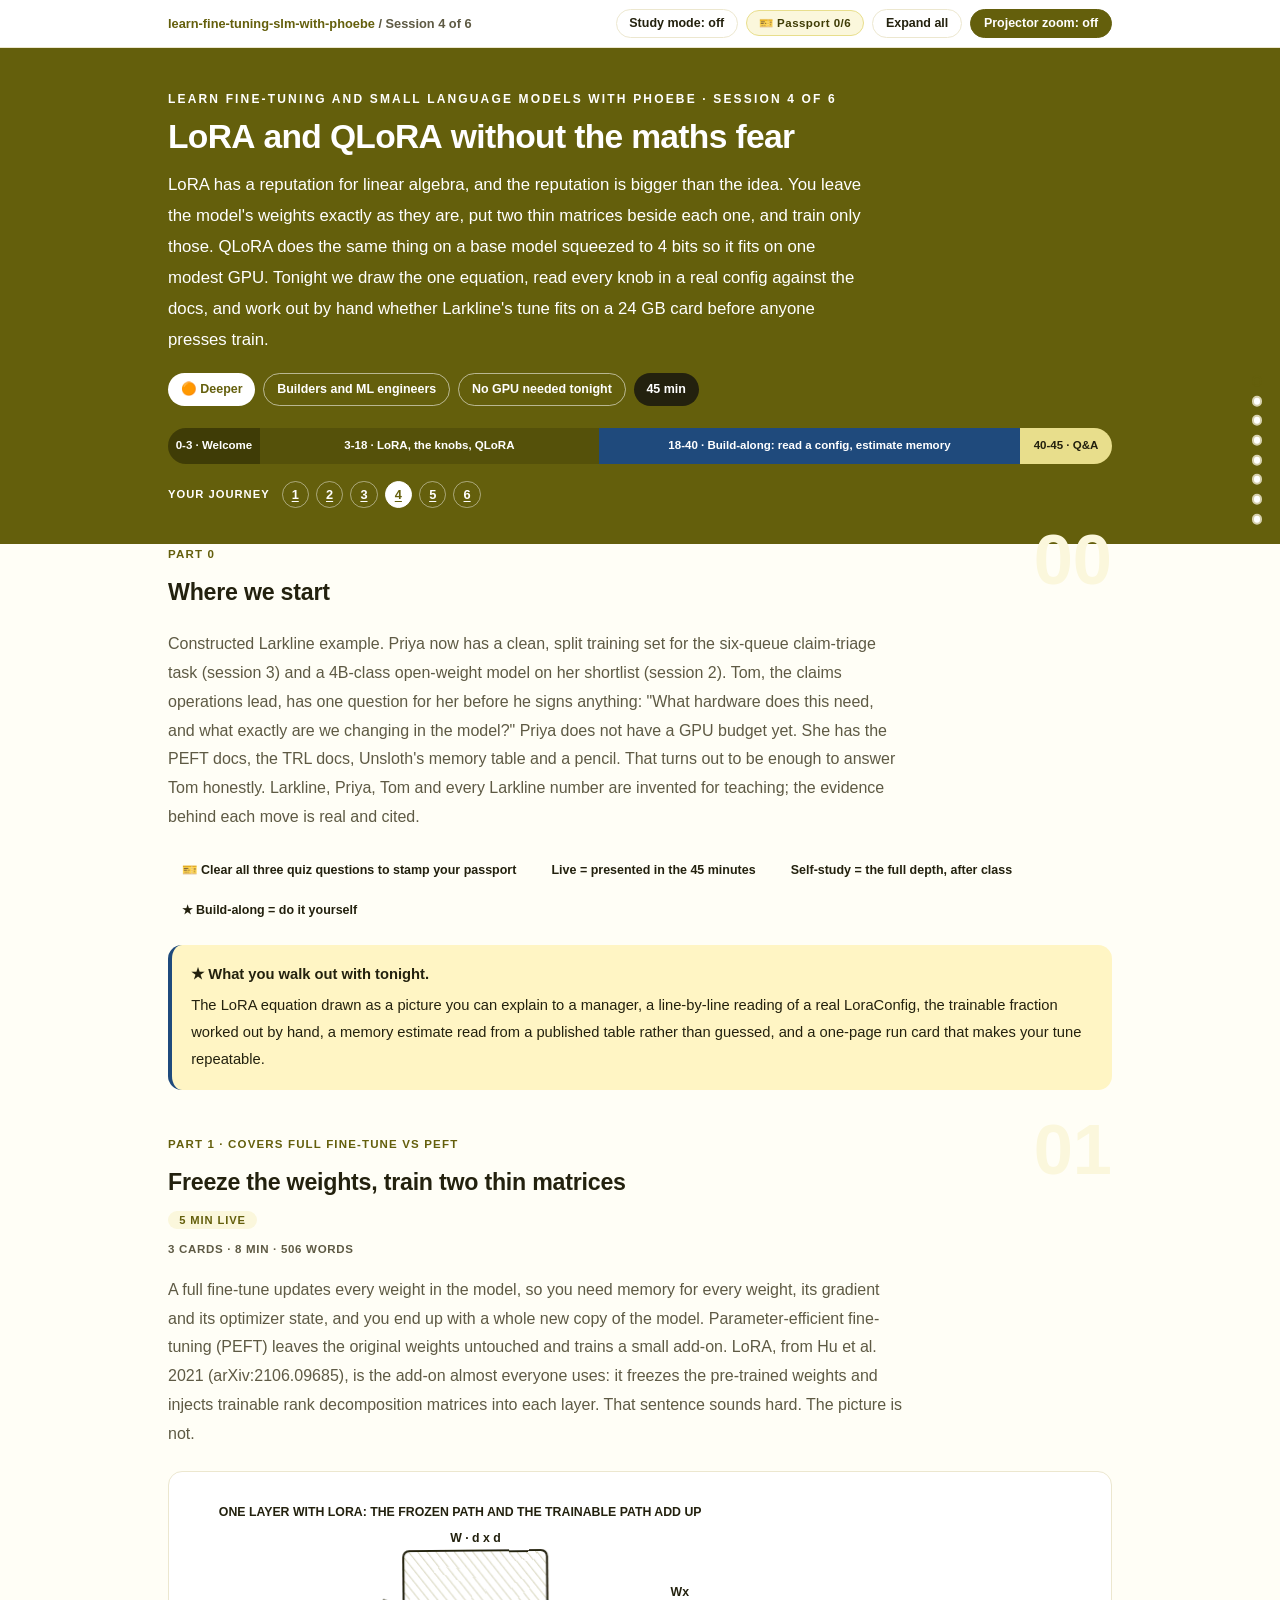
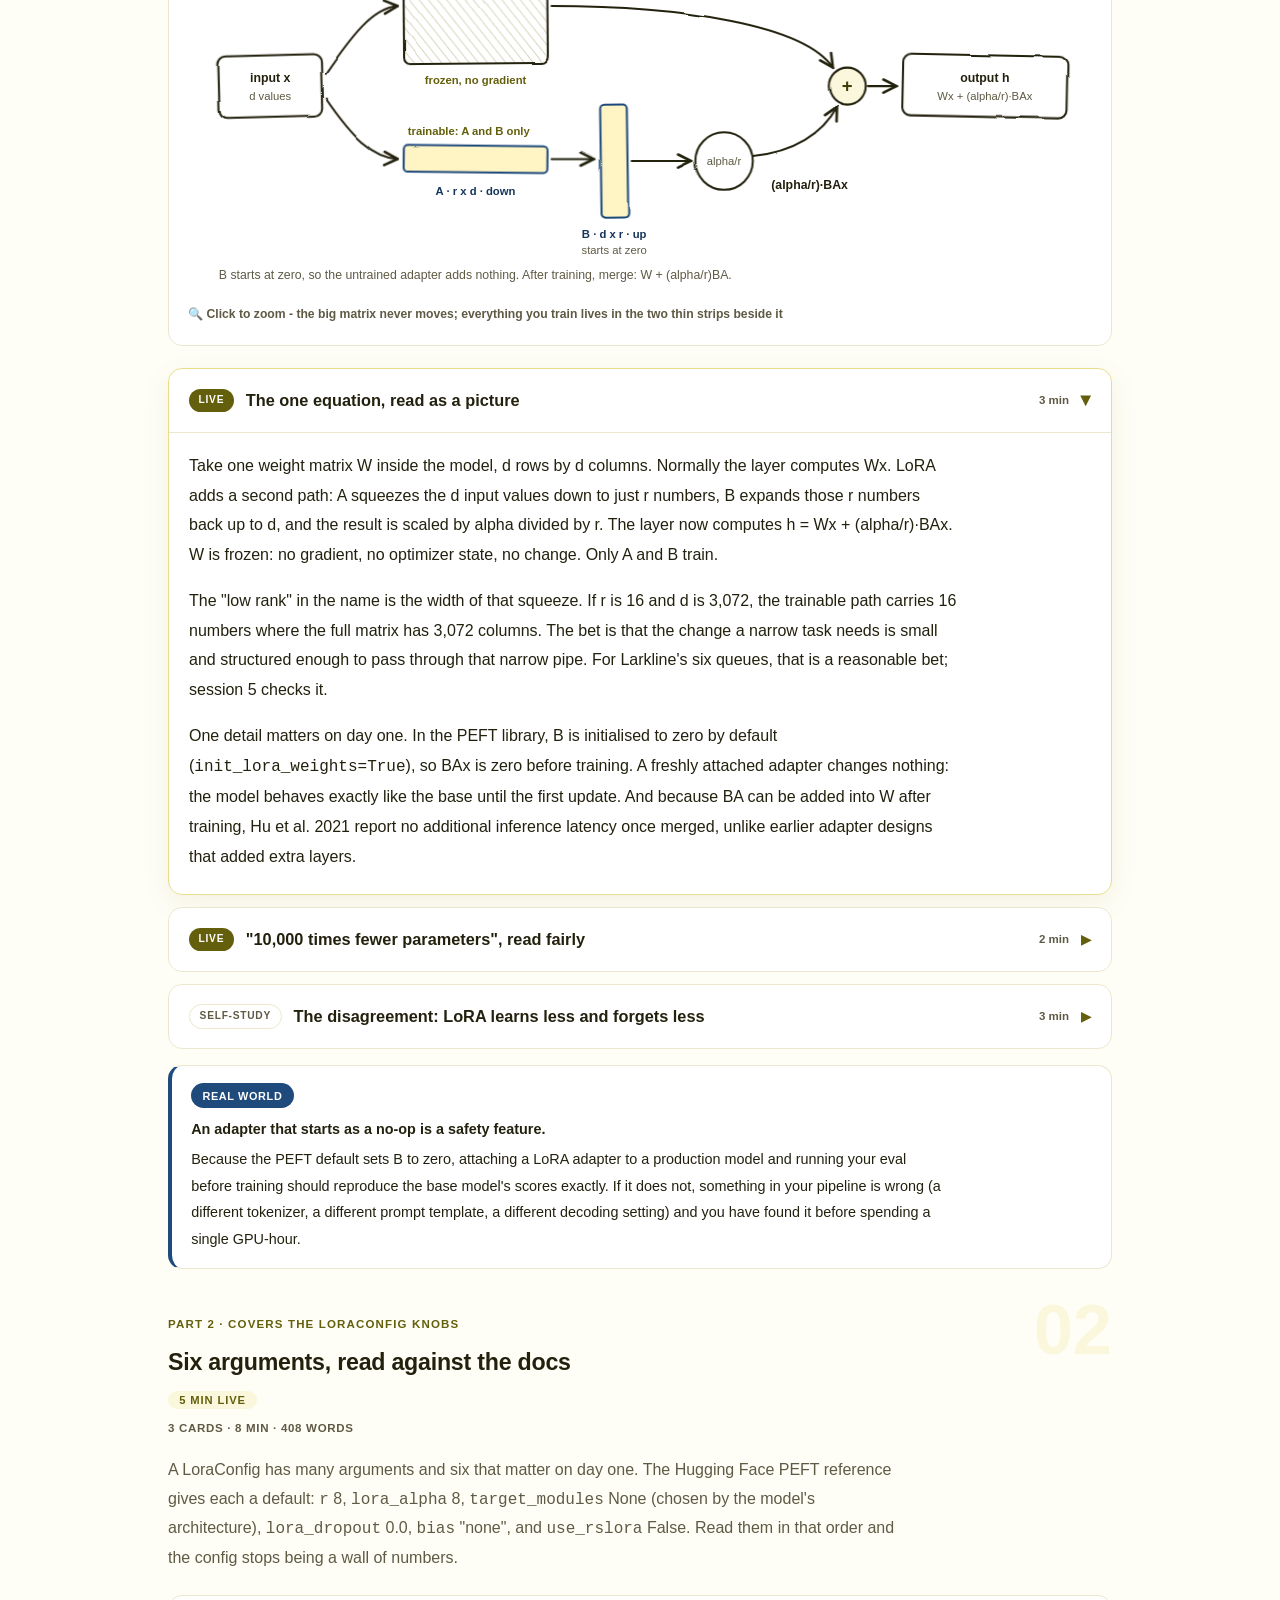
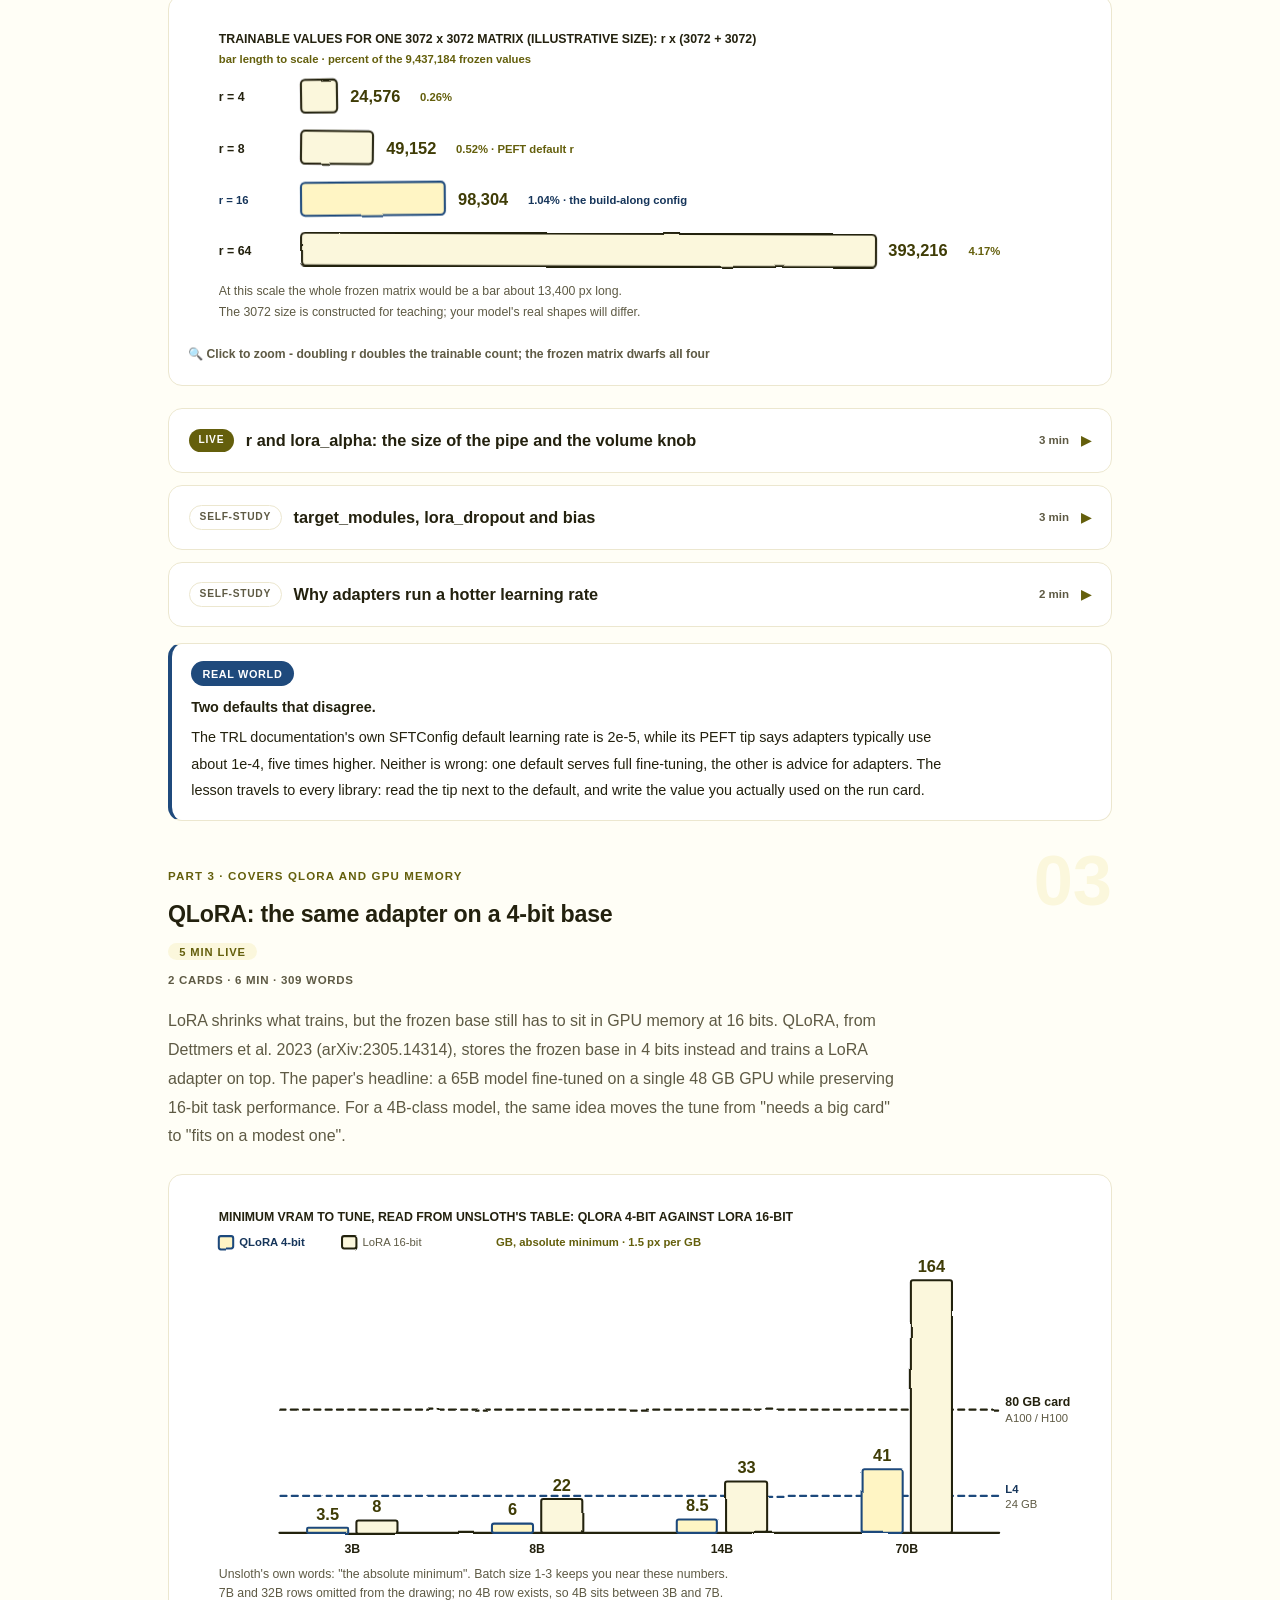
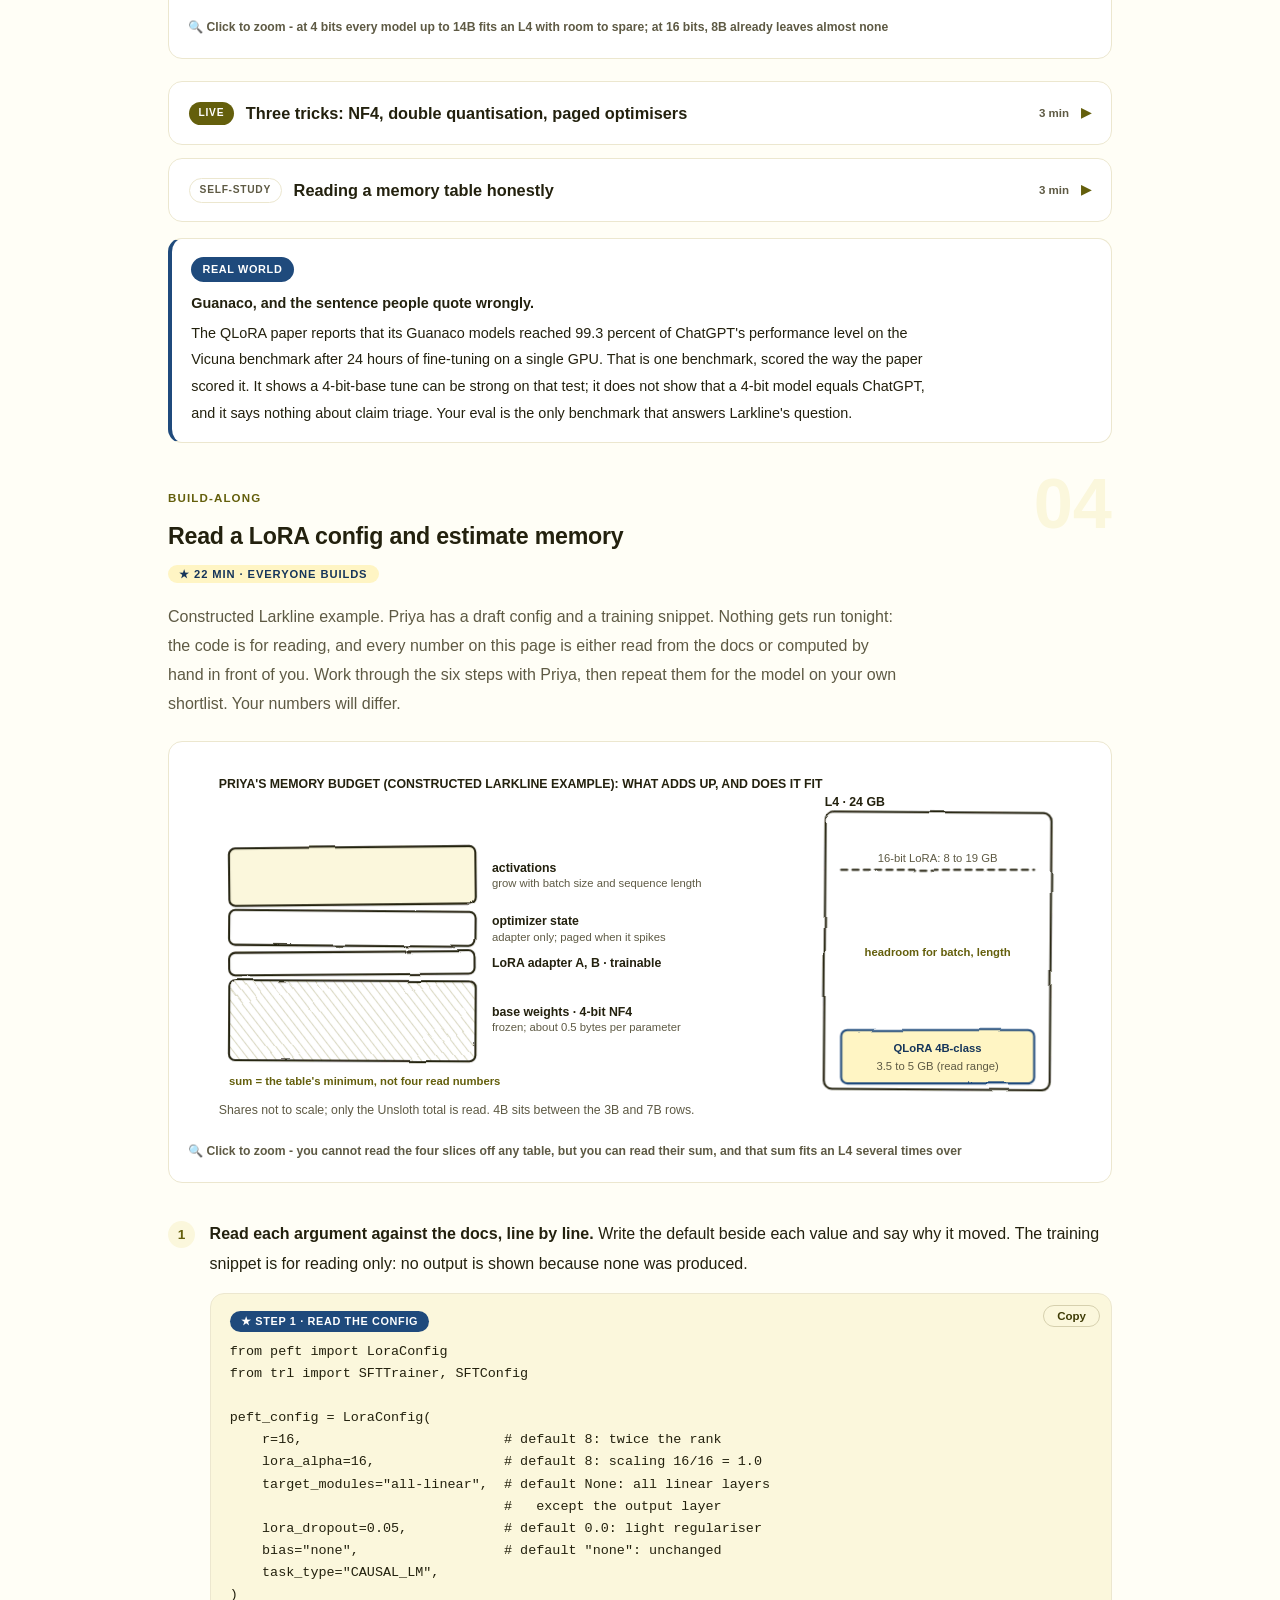
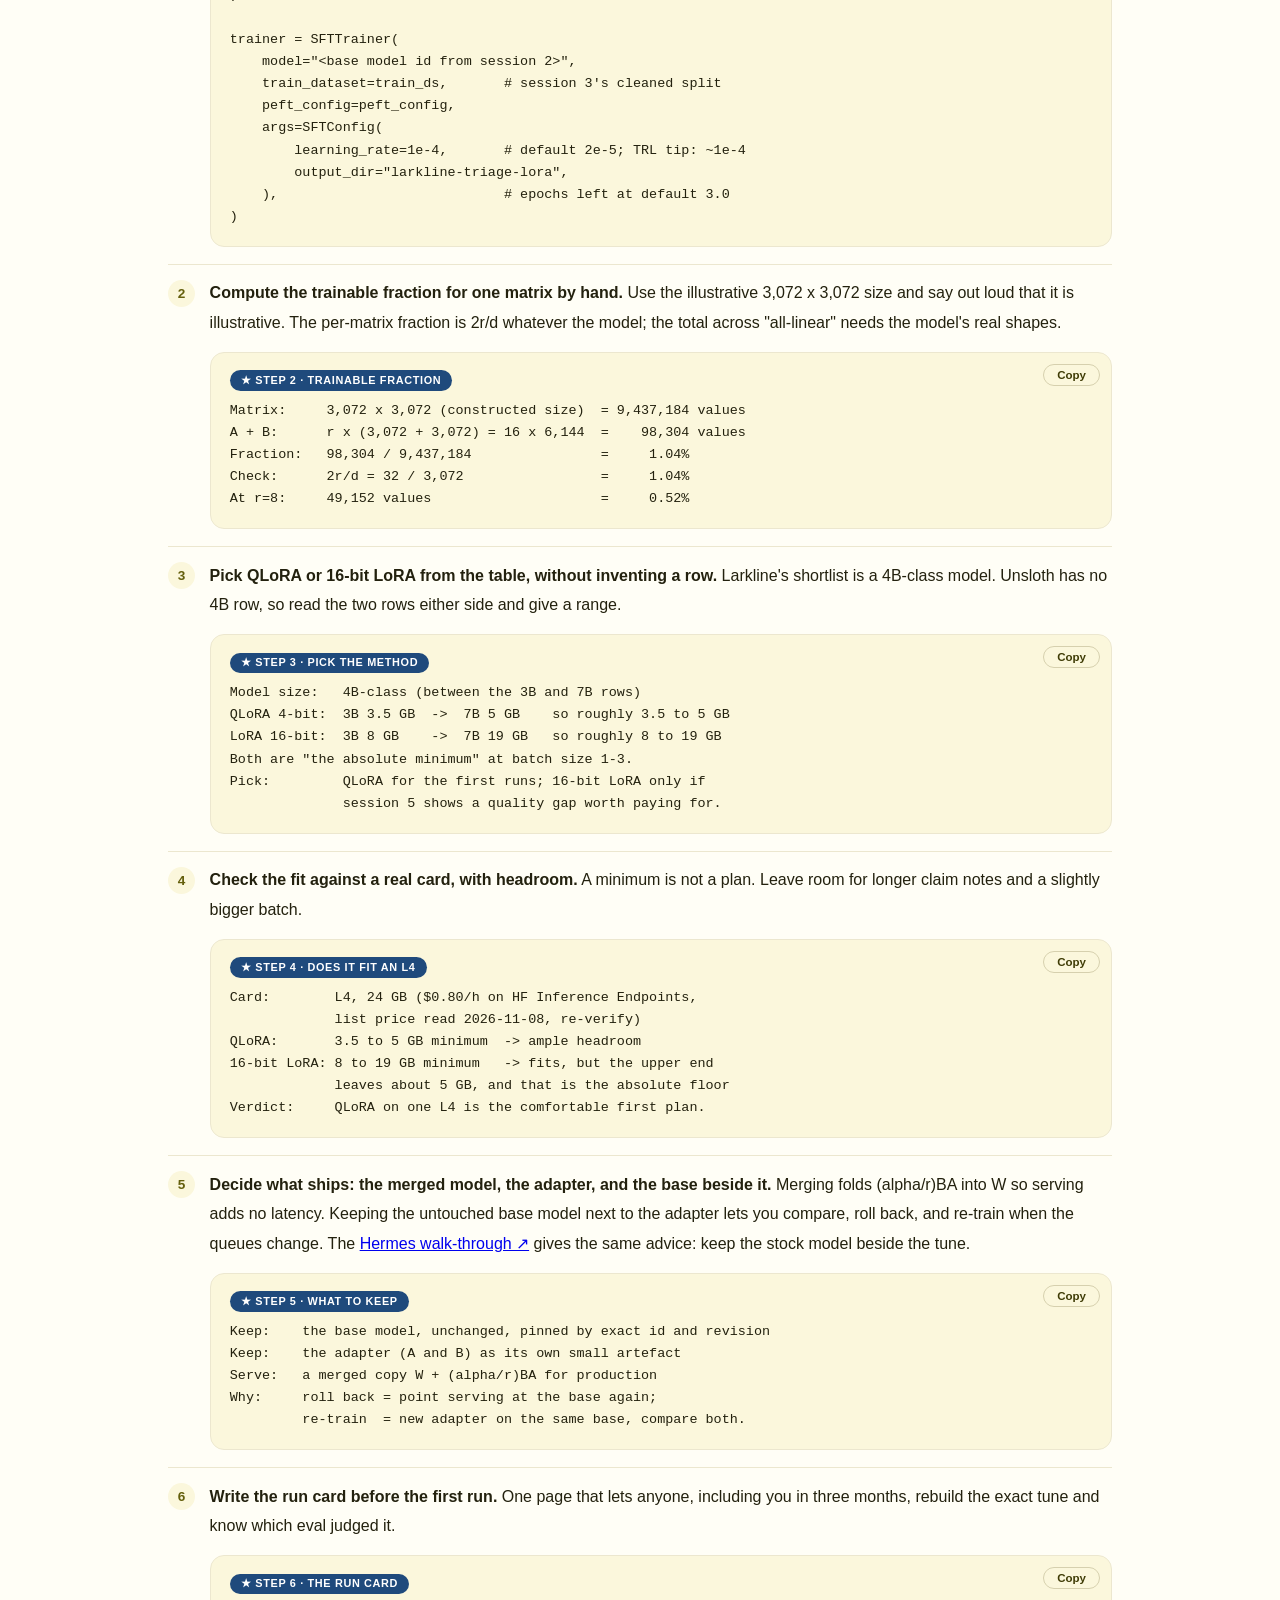
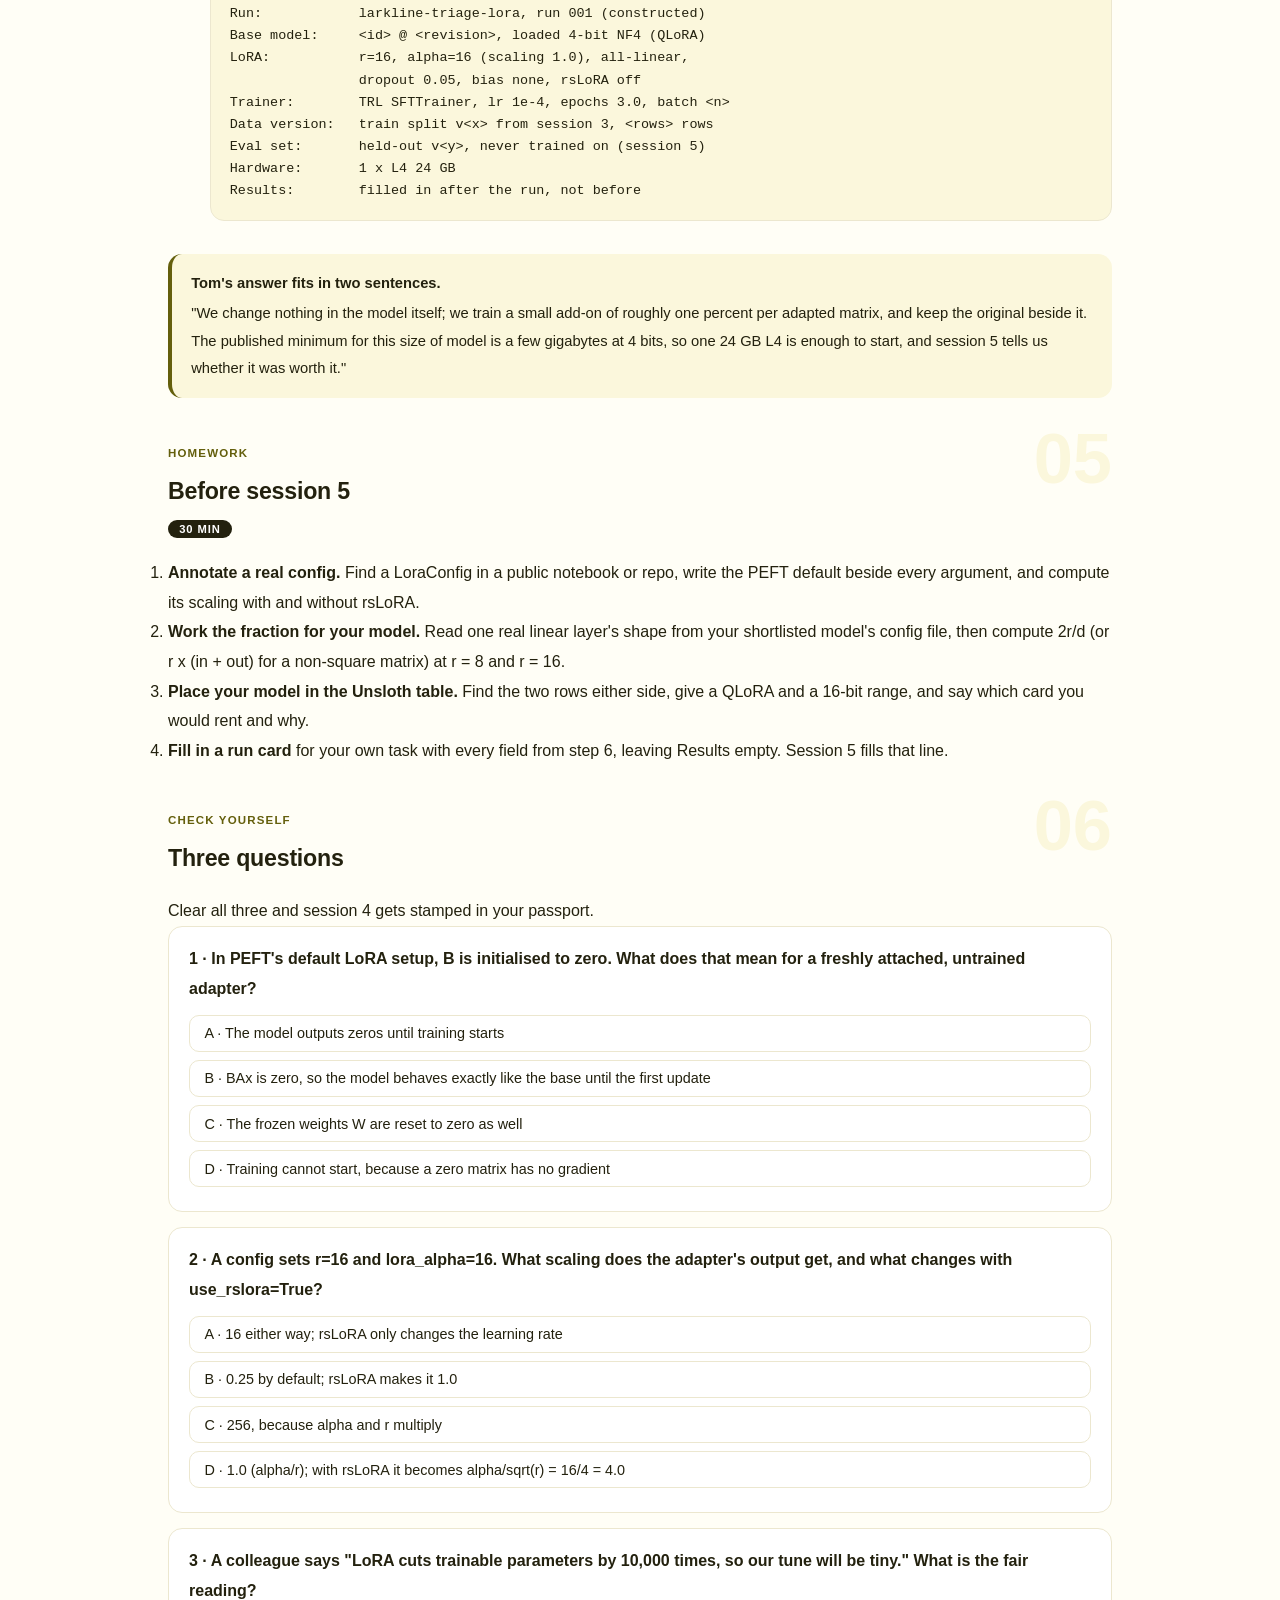
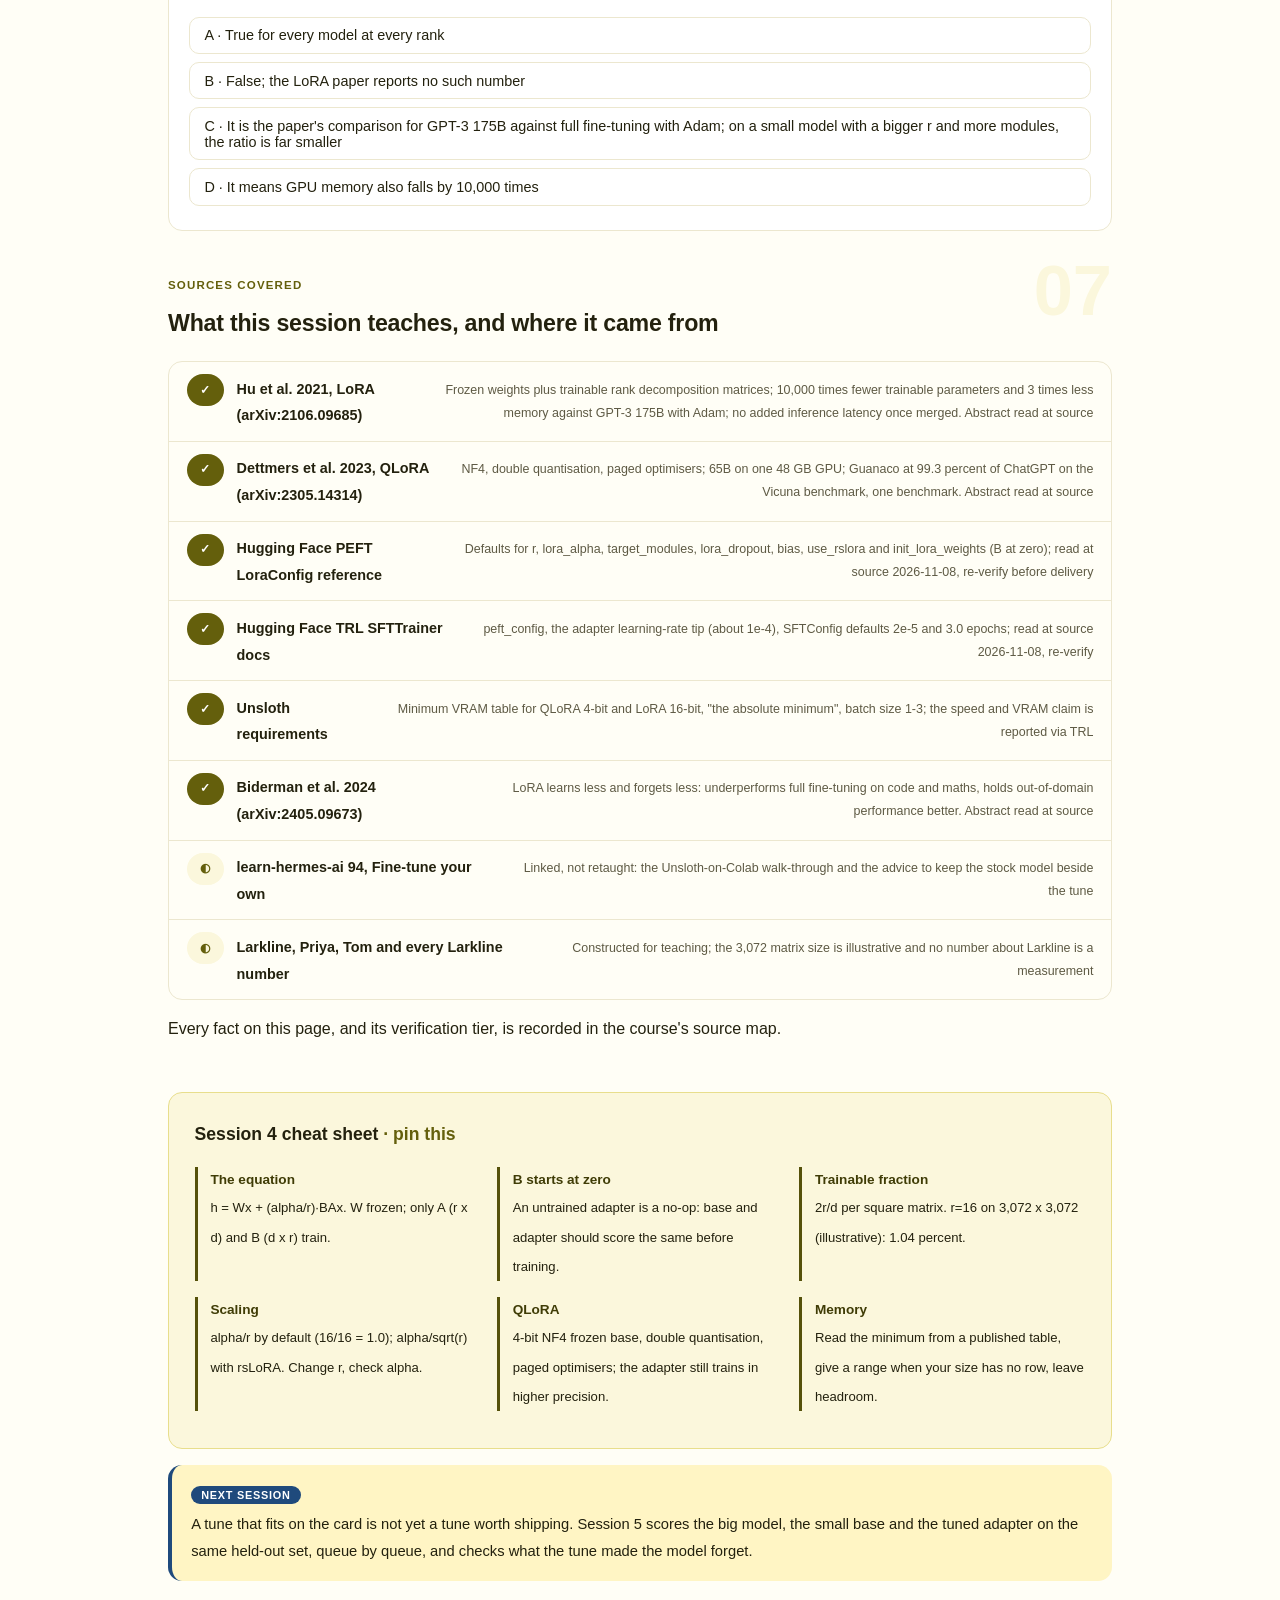
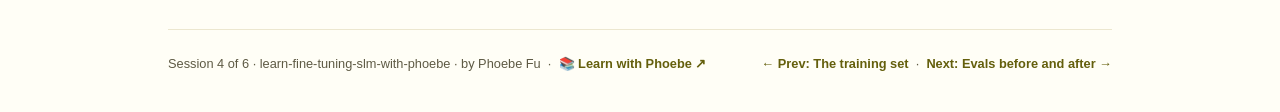
<file: courses/04-lora-and-qlora.html>
<!DOCTYPE html>
<html lang="en">
<head>
<meta charset="UTF-8">
<meta name="viewport" content="width=device-width, initial-scale=1.0">
<!-- social:start -->
<meta name="description" content="Session 4 of 6. LoRA freezes the base weights and trains two thin matrices beside them; QLoRA does the same on a 4-bit base. Read every LoraConfig knob against the PEFT docs, compute the trainable fraction by hand, and estimate whether Larkline's 4B-class tune fits a 24 GB L4.">
<meta property="og:type" content="article">
<meta property="og:site_name" content="Learn with Phoebe">
<meta property="og:title" content="LoRA and QLoRA without the maths fear - learn fine-tuning slm with phoebe">
<meta property="og:description" content="Session 4 of 6. h = Wx + (alpha/r)BAx: what is frozen, what trains, what each config knob does, and how much GPU memory a small tune really needs.">
<meta property="og:url" content="https://phoebefu6.github.io/learn-fine-tuning-slm-with-phoebe/courses/04-lora-and-qlora.html">
<meta property="og:image" content="https://phoebefu6.github.io/learn-fine-tuning-slm-with-phoebe/assets/og-cover.png">
<meta property="og:image:width" content="1200">
<meta property="og:image:height" content="630">
<meta name="twitter:card" content="summary_large_image">
<meta name="twitter:title" content="LoRA and QLoRA without the maths fear - learn fine-tuning slm with phoebe">
<meta name="twitter:description" content="Session 4 of 6. Frozen weights, two thin matrices, a 4-bit base, and a memory estimate you can defend.">
<meta name="twitter:image" content="https://phoebefu6.github.io/learn-fine-tuning-slm-with-phoebe/assets/og-cover.png">
<!-- social:end -->
<title>Session 4 · LoRA and QLoRA without the maths fear - learn fine-tuning slm with phoebe</title>
<link rel="stylesheet" href="../assets/style.css?v=2">
</head>
<body>

<div class="toolbar">
  <div class="wrap">
    <span class="crumb"><a href="../index.html">learn-fine-tuning-slm-with-phoebe</a> / Session 4 of 6</span>
    <button class="btn" id="toggle-all" type="button">Expand all</button>
    <button class="btn primary" id="zoom-toggle" type="button">Projector zoom: off</button>
  </div>
</div>

<header class="masthead">
  <div class="wrap">
    <div class="eyebrow">Learn Fine-tuning and Small Language Models with Phoebe · Session 4 of 6</div>
    <h1>LoRA and QLoRA without the <span class="accent">maths fear</span></h1>
    <p class="sub">LoRA has a reputation for linear algebra, and the reputation is bigger than the idea. You leave the model's weights exactly as they are, put two thin matrices beside each one, and train only those. QLoRA does the same thing on a base model squeezed to 4 bits so it fits on one modest GPU. Tonight we draw the one equation, read every knob in a real config against the docs, and work out by hand whether Larkline's tune fits on a 24 GB card before anyone presses train.</p>
    <div class="chip-row">
      <span class="chip level">🟠 Deeper</span>
      <span class="chip audience">Builders and ML engineers</span>
      <span class="chip audience">No GPU needed tonight</span>
      <span class="chip time">45 min</span>
    </div>
    <div class="agenda">
      <span class="a1" style="flex:1">0-3 · Welcome</span>
      <span class="a2" style="flex:4">3-18 · LoRA, the knobs, QLoRA</span>
      <span class="a3" style="flex:5">18-40 · Build-along: read a config, estimate memory</span>
      <span class="a4" style="flex:1">40-45 · Q&amp;A</span>
    </div>
  </div>
</header>

<main class="wrap">

  <section class="section" id="intro">
    <div class="section-kicker">
      <span class="klabel">Part 0</span>
      <h2>Where we start</h2>
    </div>
    <p class="lede">Constructed Larkline example. Priya now has a clean, split training set for the six-queue claim-triage task (session 3) and a 4B-class open-weight model on her shortlist (session 2). Tom, the claims operations lead, has one question for her before he signs anything: "What hardware does this need, and what exactly are we changing in the model?" Priya does not have a GPU budget yet. She has the PEFT docs, the TRL docs, Unsloth's memory table and a pencil. That turns out to be enough to answer Tom honestly. Larkline, Priya, Tom and every Larkline number are invented for teaching; the evidence behind each move is real and cited.</p>

    <div class="legend">
      <span class="pill">🎫 Clear all three quiz questions to stamp your passport</span>
      <span class="pill">Live = presented in the 45 minutes</span>
      <span class="pill">Self-study = the full depth, after class</span>
      <span class="pill">★ Build-along = do it yourself</span>
    </div>

    <div class="callout win">
      <p><strong>★ What you walk out with tonight.</strong> The LoRA equation drawn as a picture you can explain to a manager, a line-by-line reading of a real LoraConfig, the trainable fraction worked out by hand, a memory estimate read from a published table rather than guessed, and a one-page run card that makes your tune repeatable.</p>
    </div>
  </section>

  <section class="section" id="part-1">
    <div class="section-kicker">
      <span class="klabel">Part 1 · covers full fine-tune vs PEFT</span>
      <h2>Freeze the weights, train two thin matrices</h2>
      <span class="tag concept">5 min live</span>
    </div>
    <p class="lede">A full fine-tune updates every weight in the model, so you need memory for every weight, its gradient and its optimizer state, and you end up with a whole new copy of the model. Parameter-efficient fine-tuning (PEFT) leaves the original weights untouched and trains a small add-on. LoRA, from Hu et al. 2021 (arXiv:2106.09685), is the add-on almost everyone uses: it freezes the pre-trained weights and injects trainable rank decomposition matrices into each layer. That sentence sounds hard. The picture is not.</p>

    <figure class="zoomable">
      <svg viewBox="0 0 880 392" xmlns="http://www.w3.org/2000/svg" role="img" aria-label="Input x splits into two paths. The upper path goes through the frozen d by d weight matrix W, giving Wx. The lower path goes through A, a short wide r by d matrix that projects down, then B, a tall thin d by r matrix that projects back up, then a scale of alpha over r. The two paths add to give the output h equals Wx plus alpha over r times BAx. B starts at zero, so the untrained adapter adds nothing.">
        <defs>
          <filter id="f4aSk" x="-3%" y="-3%" width="106%" height="106%"><feTurbulence type="fractalNoise" baseFrequency="0.02" numOctaves="2" seed="43" result="n"/><feDisplacementMap in="SourceGraphic" in2="n" scale="2.4" xChannelSelector="R" yChannelSelector="G"/></filter>
          <pattern id="f4aHc" patternUnits="userSpaceOnUse" width="7" height="7" patternTransform="rotate(-38)"><line x1="0" y1="0" x2="0" y2="7" stroke="#645F0C" stroke-width="1" opacity=".5"/></pattern>
          <marker id="f4aAr" viewBox="0 0 10 10" refX="9" refY="5" markerWidth="8" markerHeight="8" orient="auto"><path d="M1 1 L9 5 L1 9" fill="none" stroke="#23210E" stroke-width="1.6" stroke-linecap="round"/></marker>
        </defs>
        <style>
          .f4aH { font: 800 12px Inter, sans-serif; fill: #23210E; }
          .f4aL { font: 600 12px Inter, sans-serif; fill: #23210E; }
          .f4aS { font: 400 11px Inter, sans-serif; fill: #5E5A44; }
          .f4aB { font: 800 11px Inter, sans-serif; fill: #16355A; }
          .f4aV { font: 800 18px Inter, sans-serif; fill: #3F3C06; }
          .f4aA { font: 700 11px Inter, sans-serif; fill: #645F0C; }
          .f4aN { font: 400 12px Inter, sans-serif; fill: #5E5A44; }
        </style>

        <text class="f4aH" x="30" y="24">ONE LAYER WITH LORA: THE FROZEN PATH AND THE TRAINABLE PATH ADD UP</text>

        <g filter="url(#f4aSk)" fill="none" stroke="#23210E" stroke-width="2" stroke-linecap="round" stroke-linejoin="round">
          <rect x="30" y="160" width="100" height="60" rx="8" transform="rotate(-1.5 80 190)" fill="#FFFFFF"/>
          <path d="M134 178 C160 140 180 114 204 112" marker-end="url(#f4aAr)"/>
          <rect x="210" y="58" width="140" height="110" rx="6" transform="rotate(-0.5 280 113)" fill="url(#f4aHc)"/>
          <path d="M134 202 C160 240 180 260 204 261" marker-end="url(#f4aAr)"/>
          <rect x="210" y="248" width="140" height="26" rx="4" transform="rotate(0.6 280 261)" fill="#FFF5C4" stroke="#1F4A7C"/>
          <path d="M354 261 L396 261" marker-end="url(#f4aAr)"/>
          <rect x="402" y="208" width="26" height="110" rx="4" transform="rotate(-0.8 415 263)" fill="#FFF5C4" stroke="#1F4A7C"/>
          <path d="M432 263 L490 263" marker-end="url(#f4aAr)"/>
          <circle cx="522" cy="263" r="28" fill="#FFFFFF"/>
          <path d="M354 112 C480 112 600 130 628 172" marker-end="url(#f4aAr)"/>
          <path d="M550 258 C590 254 618 236 632 210" marker-end="url(#f4aAr)"/>
          <circle cx="642" cy="190" r="18" fill="#FBF7DC"/>
          <path d="M662 190 L690 190" marker-end="url(#f4aAr)"/>
          <rect x="696" y="160" width="160" height="60" rx="8" transform="rotate(1.2 776 190)" fill="#FFFFFF"/>
        </g>

        <text class="f4aL" x="80" y="186" text-anchor="middle">input x</text>
        <text class="f4aS" x="80" y="204" text-anchor="middle">d values</text>
        <text class="f4aL" x="280" y="50" text-anchor="middle">W · d x d</text>
        <text class="f4aA" x="280" y="188" text-anchor="middle">frozen, no gradient</text>
        <text class="f4aA" x="214" y="238">trainable: A and B only</text>
        <text class="f4aB" x="280" y="296" text-anchor="middle">A · r x d · down</text>
        <text class="f4aB" x="415" y="338" text-anchor="middle">B · d x r · up</text>
        <text class="f4aS" x="415" y="354" text-anchor="middle">starts at zero</text>
        <text class="f4aS" x="522" y="267" text-anchor="middle">alpha/r</text>
        <text class="f4aL" x="470" y="102">Wx</text>
        <text class="f4aL" x="568" y="290">(alpha/r)·BAx</text>
        <text class="f4aV" x="642" y="196" text-anchor="middle">+</text>
        <text class="f4aL" x="776" y="186" text-anchor="middle">output h</text>
        <text class="f4aS" x="776" y="204" text-anchor="middle">Wx + (alpha/r)·BAx</text>

        <text class="f4aN" x="30" y="378">B starts at zero, so the untrained adapter adds nothing. After training, merge: W + (alpha/r)BA.</text>
      </svg>
      <figcaption>🔍 Click to zoom - the big matrix never moves; everything you train lives in the two thin strips beside it</figcaption>
    </figure>

    <details class="card" open>
      <summary><span class="mode live">Live</span>The one equation, read as a picture<span class="mini">3 min</span><span class="caret">▶</span></summary>
      <div class="body">
        <p>Take one weight matrix W inside the model, d rows by d columns. Normally the layer computes Wx. LoRA adds a second path: A squeezes the d input values down to just r numbers, B expands those r numbers back up to d, and the result is scaled by alpha divided by r. The layer now computes h = Wx + (alpha/r)·BAx. W is frozen: no gradient, no optimizer state, no change. Only A and B train.</p>
        <p>The "low rank" in the name is the width of that squeeze. If r is 16 and d is 3,072, the trainable path carries 16 numbers where the full matrix has 3,072 columns. The bet is that the change a narrow task needs is small and structured enough to pass through that narrow pipe. For Larkline's six queues, that is a reasonable bet; session 5 checks it.</p>
        <p>One detail matters on day one. In the PEFT library, B is initialised to zero by default (<code>init_lora_weights=True</code>), so BAx is zero before training. A freshly attached adapter changes nothing: the model behaves exactly like the base until the first update. And because BA can be added into W after training, Hu et al. 2021 report no additional inference latency once merged, unlike earlier adapter designs that added extra layers.</p>
      </div>
    </details>

    <details class="card">
      <summary><span class="mode live">Live</span>"10,000 times fewer parameters", read fairly<span class="mini">2 min</span><span class="caret">▶</span></summary>
      <div class="body">
        <p>The LoRA abstract says that compared with GPT-3 175B fine-tuned with Adam, LoRA reduces the number of trainable parameters by 10,000 times and the GPU memory requirement by 3 times, with quality on par or better on RoBERTa, DeBERTa, GPT-2 and GPT-3. Every part of that sentence is true, and it is true for that comparison.</p>
        <p>The 10,000 figure depends on the size of the model and on r. On a 4B-class model with a larger r and more target modules, the ratio is much smaller (Part 2 works one matrix by hand). And notice the two numbers differ: trainable parameters fall by four orders of magnitude, memory by three times. The frozen weights still have to sit in GPU memory, and the activations still have to be computed. That gap is exactly why QLoRA exists (Part 3).</p>
      </div>
    </details>

    <details class="card">
      <summary><span class="mode self">Self-study</span>The disagreement: LoRA learns less and forgets less<span class="mini">3 min</span><span class="caret">▶</span></summary>
      <div class="body">
        <p>Hu et al. 2021 report LoRA on par with or better than full fine-tuning on their tasks. Biderman et al. 2024, "LoRA Learns Less and Forgets Less" (arXiv:2405.09673), tested harder targets: on code and maths, LoRA substantially underperformed full fine-tuning in standard low-rank settings. They also found the other half of the trade: LoRA better maintained the base model's performance outside the target domain, and full fine-tuning learned weight changes of rank 10 to 100 times higher than typical LoRA settings.</p>
        <p>Both papers are right in their settings, and neither settles your task. A routing task with six labels sits much closer to "learn a narrow behaviour" than to "learn a new programming skill", which favours LoRA, but that is a reason to expect, not a result. The honest plan is to measure two things after the tune: the target task, and what the model used to do well. Session 5 builds both checks.</p>
      </div>
    </details>

    <div class="callout example">
      <span class="ex-pill">Real world</span>
      <p><strong>An adapter that starts as a no-op is a safety feature.</strong> Because the PEFT default sets B to zero, attaching a LoRA adapter to a production model and running your eval before training should reproduce the base model's scores exactly. If it does not, something in your pipeline is wrong (a different tokenizer, a different prompt template, a different decoding setting) and you have found it before spending a single GPU-hour.</p>
    </div>
  </section>

  <section class="section" id="part-2">
    <div class="section-kicker">
      <span class="klabel">Part 2 · covers the LoraConfig knobs</span>
      <h2>Six arguments, read against the docs</h2>
      <span class="tag concept">5 min live</span>
    </div>
    <p class="lede">A LoraConfig has many arguments and six that matter on day one. The Hugging Face PEFT reference gives each a default: <code>r</code> 8, <code>lora_alpha</code> 8, <code>target_modules</code> None (chosen by the model's architecture), <code>lora_dropout</code> 0.0, <code>bias</code> "none", and <code>use_rslora</code> False. Read them in that order and the config stops being a wall of numbers.</p>

    <figure class="zoomable">
      <svg viewBox="0 0 880 310" xmlns="http://www.w3.org/2000/svg" role="img" aria-label="Horizontal bars of trainable values for one illustrative 3072 by 3072 matrix, computed as r times 6144. r equals 4 gives 24,576, 0.26 percent. r equals 8 gives 49,152, 0.52 percent. r equals 16 gives 98,304, 1.04 percent, highlighted. r equals 64 gives 393,216, 4.17 percent. The whole frozen matrix has 9,437,184 values.">
        <defs>
          <filter id="f4bSk" x="-3%" y="-3%" width="106%" height="106%"><feTurbulence type="fractalNoise" baseFrequency="0.02" numOctaves="2" seed="47" result="n"/><feDisplacementMap in="SourceGraphic" in2="n" scale="2.4" xChannelSelector="R" yChannelSelector="G"/></filter>
        </defs>
        <style>
          .f4bH { font: 800 12px Inter, sans-serif; fill: #23210E; }
          .f4bL { font: 600 12px Inter, sans-serif; fill: #23210E; }
          .f4bS { font: 400 11px Inter, sans-serif; fill: #5E5A44; }
          .f4bB { font: 800 11px Inter, sans-serif; fill: #16355A; }
          .f4bV { font: 800 16px Inter, sans-serif; fill: #3F3C06; }
          .f4bA { font: 700 11px Inter, sans-serif; fill: #645F0C; }
          .f4bN { font: 400 12px Inter, sans-serif; fill: #5E5A44; }
        </style>

        <text class="f4bH" x="30" y="26">TRAINABLE VALUES FOR ONE 3072 x 3072 MATRIX (ILLUSTRATIVE SIZE): r x (3072 + 3072)</text>
        <text class="f4bA" x="30" y="46">bar length to scale · percent of the 9,437,184 frozen values</text>

        <g filter="url(#f4bSk)" fill="none" stroke="#23210E" stroke-width="2" stroke-linecap="round" stroke-linejoin="round">
          <rect x="110" y="62" width="35" height="32" rx="4" transform="rotate(-0.8 127 78)" fill="#FBF7DC"/>
          <rect x="110" y="112" width="70" height="32" rx="4" transform="rotate(0.6 145 128)" fill="#FBF7DC"/>
          <rect x="110" y="162" width="140" height="32" rx="4" transform="rotate(-0.5 180 178)" fill="#FFF5C4" stroke="#1F4A7C"/>
          <rect x="110" y="212" width="560" height="32" rx="4" transform="rotate(0.2 390 228)" fill="#FBF7DC"/>
        </g>

        <text class="f4bL" x="30" y="83">r = 4</text>
        <text class="f4bL" x="30" y="133">r = 8</text>
        <text class="f4bB" x="30" y="183">r = 16</text>
        <text class="f4bL" x="30" y="233">r = 64</text>
        <text class="f4bV" x="158" y="84">24,576</text>
        <text class="f4bA" x="226" y="83">0.26%</text>
        <text class="f4bV" x="193" y="134">49,152</text>
        <text class="f4bA" x="261" y="133">0.52% · PEFT default r</text>
        <text class="f4bV" x="263" y="184">98,304</text>
        <text class="f4bB" x="331" y="183">1.04% · the build-along config</text>
        <text class="f4bV" x="682" y="234">393,216</text>
        <text class="f4bA" x="760" y="233">4.17%</text>

        <text class="f4bN" x="30" y="272">At this scale the whole frozen matrix would be a bar about 13,400 px long.</text>
        <text class="f4bN" x="30" y="292">The 3072 size is constructed for teaching; your model's real shapes will differ.</text>
      </svg>
      <figcaption>🔍 Click to zoom - doubling r doubles the trainable count; the frozen matrix dwarfs all four</figcaption>
    </figure>

    <details class="card">
      <summary><span class="mode live">Live</span>r and lora_alpha: the size of the pipe and the volume knob<span class="mini">3 min</span><span class="caret">▶</span></summary>
      <div class="body">
        <p><strong>r</strong> is the rank, the width of the squeeze; the PEFT docs call it the "Lora attention dimension". For a d x d matrix, A has r x d values and B has d x r, so the trainable count is 2 x r x d and the trainable fraction is 2r/d. On an illustrative 3,072 x 3,072 matrix (a size picked for teaching, not read from any model card), r = 16 gives 98,304 of 9,437,184 values, 1.04 percent; the default r = 8 gives 0.52 percent.</p>
        <p><strong>lora_alpha</strong> sets how loudly the adapter speaks. The adapter's output is multiplied by lora_alpha / r, so r = 16 with lora_alpha = 16 gives a scaling of exactly 1.0, and the default 8 / 8 also gives 1.0. Set <code>use_rslora=True</code> and the scaling becomes lora_alpha / sqrt(r) instead: for 16 / 16 that is 16 / 4 = 4.0. That is the rank-stabilised variant; the point to remember is that changing r silently changes the scaling unless you change alpha with it.</p>
      </div>
    </details>

    <details class="card">
      <summary><span class="mode self">Self-study</span>target_modules, lora_dropout and bias<span class="mini">3 min</span><span class="caret">▶</span></summary>
      <div class="body">
        <p><strong>target_modules</strong> decides which matrices get an adapter. The default None lets PEFT choose by architecture. The string <code>"all-linear"</code> targets all linear layers except the output layer, which is a common, simple choice for small models: more matrices adapted, more trainable values, more capacity. The trainable fraction per matrix is still 2r/d; the total depends on how many matrices and their real shapes, which you read from the model, not from a slide.</p>
        <p><strong>lora_dropout</strong> (default 0.0) randomly drops some of the adapter's input during training, a light regulariser for small datasets; 0.05 is a common small value. <strong>bias</strong> (default "none") says whether bias terms train too; leave it at "none" unless you have a reason. Neither changes the memory picture much. Both are worth writing on the run card, because "I changed dropout" is a classic reason two runs disagree.</p>
      </div>
    </details>

    <details class="card">
      <summary><span class="mode self">Self-study</span>Why adapters run a hotter learning rate<span class="mini">2 min</span><span class="caret">▶</span></summary>
      <div class="body">
        <p>The TRL SFTTrainer docs include a tip: adapters typically use a higher learning rate, about 1e-4. The SFTConfig default is 2e-5, set for full fine-tuning, along with 3.0 epochs. If you attach a LoRA config and forget to raise the rate, the run may learn very little and you may wrongly conclude LoRA "does not work" on your task.</p>
        <p>Treat 1e-4 as the docs' starting point, not a tuned value. The rate that works for Larkline is whatever gives the best held-out score in session 5, and that search costs runs, which is why the run card exists.</p>
      </div>
    </details>

    <div class="callout example">
      <span class="ex-pill">Real world</span>
      <p><strong>Two defaults that disagree.</strong> The TRL documentation's own SFTConfig default learning rate is 2e-5, while its PEFT tip says adapters typically use about 1e-4, five times higher. Neither is wrong: one default serves full fine-tuning, the other is advice for adapters. The lesson travels to every library: read the tip next to the default, and write the value you actually used on the run card.</p>
    </div>
  </section>

  <section class="section" id="part-3">
    <div class="section-kicker">
      <span class="klabel">Part 3 · covers QLoRA and GPU memory</span>
      <h2>QLoRA: the same adapter on a 4-bit base</h2>
      <span class="tag concept">5 min live</span>
    </div>
    <p class="lede">LoRA shrinks what trains, but the frozen base still has to sit in GPU memory at 16 bits. QLoRA, from Dettmers et al. 2023 (arXiv:2305.14314), stores the frozen base in 4 bits instead and trains a LoRA adapter on top. The paper's headline: a 65B model fine-tuned on a single 48 GB GPU while preserving 16-bit task performance. For a 4B-class model, the same idea moves the tune from "needs a big card" to "fits on a modest one".</p>

    <figure class="zoomable">
      <svg viewBox="0 0 880 402" xmlns="http://www.w3.org/2000/svg" role="img" aria-label="Paired bars of Unsloth's minimum VRAM for QLoRA 4-bit and LoRA 16-bit. 3B: 3.5 and 8 GB. 8B: 6 and 22 GB. 14B: 8.5 and 33 GB. 70B: 41 and 164 GB. A line at 24 GB marks an L4 and a line at 80 GB marks an A100 or H100. Every QLoRA bar up to 14B sits far under the L4 line; 8B in 16-bit only just clears it.">
        <defs>
          <filter id="f4cSk" x="-3%" y="-3%" width="106%" height="106%"><feTurbulence type="fractalNoise" baseFrequency="0.02" numOctaves="2" seed="53" result="n"/><feDisplacementMap in="SourceGraphic" in2="n" scale="2.4" xChannelSelector="R" yChannelSelector="G"/></filter>
        </defs>
        <style>
          .f4cH { font: 800 12px Inter, sans-serif; fill: #23210E; }
          .f4cL { font: 600 12px Inter, sans-serif; fill: #23210E; }
          .f4cS { font: 400 11px Inter, sans-serif; fill: #5E5A44; }
          .f4cB { font: 800 11px Inter, sans-serif; fill: #16355A; }
          .f4cV { font: 800 16px Inter, sans-serif; fill: #3F3C06; }
          .f4cA { font: 700 11px Inter, sans-serif; fill: #645F0C; }
          .f4cN { font: 400 12px Inter, sans-serif; fill: #5E5A44; }
        </style>

        <text class="f4cH" x="30" y="26">MINIMUM VRAM TO TUNE, READ FROM UNSLOTH'S TABLE: QLORA 4-BIT AGAINST LORA 16-BIT</text>
        <text class="f4cB" x="50" y="51">QLoRA 4-bit</text>
        <text class="f4cS" x="170" y="51">LoRA 16-bit</text>
        <text class="f4cA" x="300" y="51">GB, absolute minimum · 1.5 px per GB</text>

        <g filter="url(#f4cSk)" fill="none" stroke="#23210E" stroke-width="2" stroke-linecap="round" stroke-linejoin="round">
          <rect x="30" y="41" width="14" height="12" rx="2" fill="#FFF5C4" stroke="#1F4A7C"/>
          <rect x="150" y="41" width="14" height="12" rx="2" fill="#FBF7DC"/>
          <path d="M90 330 L790 330"/>
          <path d="M90 294 L790 294" stroke="#1F4A7C" stroke-dasharray="6 5"/>
          <path d="M90 210 L790 210" stroke-dasharray="6 5"/>
          <rect x="116" y="325" width="40" height="5" rx="1" fill="#FFF5C4" stroke="#1F4A7C"/>
          <rect x="164" y="318" width="40" height="12" rx="2" fill="#FBF7DC"/>
          <rect x="296" y="321" width="40" height="9" rx="2" fill="#FFF5C4" stroke="#1F4A7C"/>
          <rect x="344" y="297" width="40" height="33" rx="2" fill="#FBF7DC"/>
          <rect x="476" y="317" width="40" height="13" rx="2" fill="#FFF5C4" stroke="#1F4A7C"/>
          <rect x="524" y="280" width="40" height="50" rx="2" fill="#FBF7DC"/>
          <rect x="656" y="268" width="40" height="62" rx="2" fill="#FFF5C4" stroke="#1F4A7C"/>
          <rect x="704" y="84" width="40" height="246" rx="2" fill="#FBF7DC"/>
        </g>

        <text class="f4cB" x="796" y="291">L4</text>
        <text class="f4cS" x="796" y="306">24 GB</text>
        <text class="f4cL" x="796" y="206">80 GB card</text>
        <text class="f4cS" x="796" y="222">A100 / H100</text>

        <text class="f4cV" x="136" y="317" text-anchor="middle">3.5</text>
        <text class="f4cV" x="184" y="310" text-anchor="middle">8</text>
        <text class="f4cV" x="316" y="313" text-anchor="middle">6</text>
        <text class="f4cV" x="364" y="289" text-anchor="middle">22</text>
        <text class="f4cV" x="496" y="309" text-anchor="middle">8.5</text>
        <text class="f4cV" x="544" y="272" text-anchor="middle">33</text>
        <text class="f4cV" x="676" y="260" text-anchor="middle">41</text>
        <text class="f4cV" x="724" y="76" text-anchor="middle">164</text>

        <text class="f4cL" x="160" y="350" text-anchor="middle">3B</text>
        <text class="f4cL" x="340" y="350" text-anchor="middle">8B</text>
        <text class="f4cL" x="520" y="350" text-anchor="middle">14B</text>
        <text class="f4cL" x="700" y="350" text-anchor="middle">70B</text>

        <text class="f4cN" x="30" y="374">Unsloth's own words: "the absolute minimum". Batch size 1-3 keeps you near these numbers.</text>
        <text class="f4cN" x="30" y="392">7B and 32B rows omitted from the drawing; no 4B row exists, so 4B sits between 3B and 7B.</text>
      </svg>
      <figcaption>🔍 Click to zoom - at 4 bits every model up to 14B fits an L4 with room to spare; at 16 bits, 8B already leaves almost none</figcaption>
    </figure>

    <details class="card">
      <summary><span class="mode live">Live</span>Three tricks: NF4, double quantisation, paged optimisers<span class="mini">3 min</span><span class="caret">▶</span></summary>
      <div class="body">
        <p><strong>4-bit NormalFloat (NF4)</strong> is a 4-bit data type designed for weights that are roughly normally distributed, which pre-trained weights tend to be. It stores the frozen base at a quarter of 16-bit size (0.5 bytes per parameter against 2, the arithmetic from session 2). <strong>Double quantisation</strong> quantises the small scaling constants that 4-bit storage itself needs, saving a little more. <strong>Paged optimisers</strong> move optimizer state between GPU and CPU memory when a spike would otherwise run the GPU out of memory.</p>
        <p>The adapter itself still trains in higher precision; only the frozen base is stored in 4 bits. That is why QLoRA can preserve 16-bit task performance in the paper's experiments: the part that learns is not the part that was squeezed.</p>
      </div>
    </details>

    <details class="card">
      <summary><span class="mode self">Self-study</span>Reading a memory table honestly<span class="mini">3 min</span><span class="caret">▶</span></summary>
      <div class="body">
        <p>Unsloth's requirements page gives minimum VRAM for QLoRA 4-bit and LoRA 16-bit: 3B 3.5 / 8 GB, 7B 5 / 19, 8B 6 / 22, 14B 8.5 / 33, 32B 26 / 76, 70B 41 / 164. It calls them "the absolute minimum" and suggests a batch size of 1 to 3 to use less VRAM. So a row is a floor at a small batch, not a comfortable working size. Longer sequences and larger batches push activations up.</p>
        <p>Two more cautions. The table belongs to one library; other stacks use different amounts. And TRL's docs report Unsloth as "up to 2x faster with up to 70% less VRAM": that is a vendor claim quoted by TRL, reported, not something we measured. The <a href="https://phoebefu6.github.io/learn-hermes-ai-with-phoebe/courses/94-fine-tune-your-own.html">Fine-tune your own Hermes walk-through ↗</a> runs Unsloth on Colab step by step; tonight we only read its numbers.</p>
        <p>For prices to set beside the table: Hugging Face Inference Endpoints list an L4 24 GB at $0.80 per hour and an A100 80 GB at $2.50, H100 80 GB at $4.50 (list price read 2026-11-08, re-verify). Session 6 turns those into a monthly bill.</p>
      </div>
    </details>

    <div class="callout example">
      <span class="ex-pill">Real world</span>
      <p><strong>Guanaco, and the sentence people quote wrongly.</strong> The QLoRA paper reports that its Guanaco models reached 99.3 percent of ChatGPT's performance level on the Vicuna benchmark after 24 hours of fine-tuning on a single GPU. That is one benchmark, scored the way the paper scored it. It shows a 4-bit-base tune can be strong on that test; it does not show that a 4-bit model equals ChatGPT, and it says nothing about claim triage. Your eval is the only benchmark that answers Larkline's question.</p>
    </div>
  </section>

  <section class="section" id="demo-1">
    <div class="section-kicker">
      <span class="klabel">Build-along</span>
      <h2>Read a LoRA config and estimate memory</h2>
      <span class="tag demo">★ 22 min · everyone builds</span>
    </div>
    <p class="lede">Constructed Larkline example. Priya has a draft config and a training snippet. Nothing gets run tonight: the code is for reading, and every number on this page is either read from the docs or computed by hand in front of you. Work through the six steps with Priya, then repeat them for the model on your own shortlist. Your numbers will differ.</p>

    <figure class="zoomable">
      <svg viewBox="0 0 880 360" xmlns="http://www.w3.org/2000/svg" role="img" aria-label="Left, a stack of four memory items for a QLoRA tune: base weights in 4-bit NF4, frozen, at the bottom; then the LoRA adapter A and B; then optimizer state for the adapter only; then activations on top. Shares are not to scale. Right, a 24 GB L4 drawn as a tall frame. At its bottom sits the QLoRA 4B-class read range, 3.5 to 5 GB, highlighted. A dashed line marks 16-bit LoRA at up to 19 GB. The space between is headroom for batch and sequence length.">
        <defs>
          <filter id="f4dSk" x="-3%" y="-3%" width="106%" height="106%"><feTurbulence type="fractalNoise" baseFrequency="0.02" numOctaves="2" seed="59" result="n"/><feDisplacementMap in="SourceGraphic" in2="n" scale="2.4" xChannelSelector="R" yChannelSelector="G"/></filter>
          <pattern id="f4dHc" patternUnits="userSpaceOnUse" width="7" height="7" patternTransform="rotate(-38)"><line x1="0" y1="0" x2="0" y2="7" stroke="#645F0C" stroke-width="1" opacity=".5"/></pattern>
        </defs>
        <style>
          .f4dH { font: 800 12px Inter, sans-serif; fill: #23210E; }
          .f4dL { font: 600 12px Inter, sans-serif; fill: #23210E; }
          .f4dS { font: 400 11px Inter, sans-serif; fill: #5E5A44; }
          .f4dB { font: 800 11px Inter, sans-serif; fill: #16355A; }
          .f4dA { font: 700 11px Inter, sans-serif; fill: #645F0C; }
          .f4dN { font: 400 12px Inter, sans-serif; fill: #5E5A44; }
        </style>

        <text class="f4dH" x="30" y="26">PRIYA'S MEMORY BUDGET (CONSTRUCTED LARKLINE EXAMPLE): WHAT ADDS UP, AND DOES IT FIT</text>

        <g filter="url(#f4dSk)" fill="none" stroke="#23210E" stroke-width="2" stroke-linecap="round" stroke-linejoin="round">
          <rect x="40" y="84" width="240" height="56" rx="6" transform="rotate(-0.6 160 112)" fill="#FBF7DC"/>
          <rect x="40" y="146" width="240" height="34" rx="6" transform="rotate(0.5 160 163)" fill="#FFFFFF"/>
          <rect x="40" y="186" width="240" height="22" rx="6" transform="rotate(-0.4 160 197)" fill="#FFFFFF"/>
          <rect x="40" y="214" width="240" height="78" rx="6" transform="rotate(0.3 160 253)" fill="url(#f4dHc)"/>
          <rect x="620" y="50" width="220" height="270" rx="8" transform="rotate(0.4 730 185)" fill="#FFFFFF"/>
          <path d="M636 106 L824 106" stroke-dasharray="6 5"/>
          <rect x="636" y="262" width="188" height="52" rx="6" fill="#FFF5C4" stroke="#1F4A7C"/>
        </g>

        <text class="f4dL" x="296" y="108">activations</text>
        <text class="f4dS" x="296" y="123">grow with batch size and sequence length</text>
        <text class="f4dL" x="296" y="160">optimizer state</text>
        <text class="f4dS" x="296" y="175">adapter only; paged when it spikes</text>
        <text class="f4dL" x="296" y="201">LoRA adapter A, B · trainable</text>
        <text class="f4dL" x="296" y="248">base weights · 4-bit NF4</text>
        <text class="f4dS" x="296" y="263">frozen; about 0.5 bytes per parameter</text>
        <text class="f4dA" x="40" y="316">sum = the table's minimum, not four read numbers</text>

        <text class="f4dH" x="620" y="44">L4 · 24 GB</text>
        <text class="f4dS" x="730" y="98" text-anchor="middle">16-bit LoRA: 8 to 19 GB</text>
        <text class="f4dA" x="730" y="190" text-anchor="middle">headroom for batch, length</text>
        <text class="f4dB" x="730" y="283" text-anchor="middle">QLoRA 4B-class</text>
        <text class="f4dS" x="730" y="301" text-anchor="middle">3.5 to 5 GB (read range)</text>

        <text class="f4dN" x="30" y="344">Shares not to scale; only the Unsloth total is read. 4B sits between the 3B and 7B rows.</text>
      </svg>
      <figcaption>🔍 Click to zoom - you cannot read the four slices off any table, but you can read their sum, and that sum fits an L4 several times over</figcaption>
    </figure>

    <div class="steps">
      <div class="step">
        <p><strong>Read each argument against the docs, line by line.</strong> Write the default beside each value and say why it moved. The training snippet is for reading only: no output is shown because none was produced.</p>
        <div class="prompt-box good"><span class="label">★ Step 1 · read the config</span>from peft import LoraConfig
from trl import SFTTrainer, SFTConfig

peft_config = LoraConfig(
    r=16,                         # default 8: twice the rank
    lora_alpha=16,                # default 8: scaling 16/16 = 1.0
    target_modules="all-linear",  # default None: all linear layers
                                  #   except the output layer
    lora_dropout=0.05,            # default 0.0: light regulariser
    bias="none",                  # default "none": unchanged
    task_type="CAUSAL_LM",
)

trainer = SFTTrainer(
    model="&lt;base model id from session 2&gt;",
    train_dataset=train_ds,       # session 3's cleaned split
    peft_config=peft_config,
    args=SFTConfig(
        learning_rate=1e-4,       # default 2e-5; TRL tip: ~1e-4
        output_dir="larkline-triage-lora",
    ),                            # epochs left at default 3.0
)</div>
      </div>
      <div class="step">
        <p><strong>Compute the trainable fraction for one matrix by hand.</strong> Use the illustrative 3,072 x 3,072 size and say out loud that it is illustrative. The per-matrix fraction is 2r/d whatever the model; the total across "all-linear" needs the model's real shapes.</p>
        <div class="prompt-box good"><span class="label">★ Step 2 · trainable fraction</span>Matrix:     3,072 x 3,072 (constructed size)  = 9,437,184 values
A + B:      r x (3,072 + 3,072) = 16 x 6,144  =    98,304 values
Fraction:   98,304 / 9,437,184                =     1.04%
Check:      2r/d = 32 / 3,072                 =     1.04%
At r=8:     49,152 values                     =     0.52%</div>
      </div>
      <div class="step">
        <p><strong>Pick QLoRA or 16-bit LoRA from the table, without inventing a row.</strong> Larkline's shortlist is a 4B-class model. Unsloth has no 4B row, so read the two rows either side and give a range.</p>
        <div class="prompt-box good"><span class="label">★ Step 3 · pick the method</span>Model size:   4B-class (between the 3B and 7B rows)
QLoRA 4-bit:  3B 3.5 GB  -&gt;  7B 5 GB    so roughly 3.5 to 5 GB
LoRA 16-bit:  3B 8 GB    -&gt;  7B 19 GB   so roughly 8 to 19 GB
Both are "the absolute minimum" at batch size 1-3.
Pick:         QLoRA for the first runs; 16-bit LoRA only if
              session 5 shows a quality gap worth paying for.</div>
      </div>
      <div class="step">
        <p><strong>Check the fit against a real card, with headroom.</strong> A minimum is not a plan. Leave room for longer claim notes and a slightly bigger batch.</p>
        <div class="prompt-box good"><span class="label">★ Step 4 · does it fit an L4</span>Card:        L4, 24 GB ($0.80/h on HF Inference Endpoints,
             list price read 2026-11-08, re-verify)
QLoRA:       3.5 to 5 GB minimum  -&gt; ample headroom
16-bit LoRA: 8 to 19 GB minimum   -&gt; fits, but the upper end
             leaves about 5 GB, and that is the absolute floor
Verdict:     QLoRA on one L4 is the comfortable first plan.</div>
      </div>
      <div class="step">
        <p><strong>Decide what ships: the merged model, the adapter, and the base beside it.</strong> Merging folds (alpha/r)BA into W so serving adds no latency. Keeping the untouched base model next to the adapter lets you compare, roll back, and re-train when the queues change. The <a href="https://phoebefu6.github.io/learn-hermes-ai-with-phoebe/courses/94-fine-tune-your-own.html">Hermes walk-through ↗</a> gives the same advice: keep the stock model beside the tune.</p>
        <div class="prompt-box good"><span class="label">★ Step 5 · what to keep</span>Keep:    the base model, unchanged, pinned by exact id and revision
Keep:    the adapter (A and B) as its own small artefact
Serve:   a merged copy W + (alpha/r)BA for production
Why:     roll back = point serving at the base again;
         re-train  = new adapter on the same base, compare both.</div>
      </div>
      <div class="step">
        <p><strong>Write the run card before the first run.</strong> One page that lets anyone, including you in three months, rebuild the exact tune and know which eval judged it.</p>
        <div class="prompt-box good"><span class="label">★ Step 6 · the run card</span>Run:            larkline-triage-lora, run 001 (constructed)
Base model:     &lt;id&gt; @ &lt;revision&gt;, loaded 4-bit NF4 (QLoRA)
LoRA:           r=16, alpha=16 (scaling 1.0), all-linear,
                dropout 0.05, bias none, rsLoRA off
Trainer:        TRL SFTTrainer, lr 1e-4, epochs 3.0, batch &lt;n&gt;
Data version:   train split v&lt;x&gt; from session 3, &lt;rows&gt; rows
Eval set:       held-out v&lt;y&gt;, never trained on (session 5)
Hardware:       1 x L4 24 GB
Results:        filled in after the run, not before</div>
      </div>
    </div>

    <div class="callout tip">
      <p><strong>Tom's answer fits in two sentences.</strong> "We change nothing in the model itself; we train a small add-on of roughly one percent per adapted matrix, and keep the original beside it. The published minimum for this size of model is a few gigabytes at 4 bits, so one 24 GB L4 is enough to start, and session 5 tells us whether it was worth it."</p>
    </div>
  </section>

  <section class="section" id="exercise">
    <div class="section-kicker">
      <span class="klabel">Homework</span>
      <h2>Before session 5</h2>
      <span class="tag exercise">30 min</span>
    </div>
    <ol>
      <li><strong>Annotate a real config.</strong> Find a LoraConfig in a public notebook or repo, write the PEFT default beside every argument, and compute its scaling with and without rsLoRA.</li>
      <li><strong>Work the fraction for your model.</strong> Read one real linear layer's shape from your shortlisted model's config file, then compute 2r/d (or r x (in + out) for a non-square matrix) at r = 8 and r = 16.</li>
      <li><strong>Place your model in the Unsloth table.</strong> Find the two rows either side, give a QLoRA and a 16-bit range, and say which card you would rent and why.</li>
      <li><strong>Fill in a run card</strong> for your own task with every field from step 6, leaving Results empty. Session 5 fills that line.</li>
    </ol>
  </section>

  <section class="section" id="quiz">
    <div class="section-kicker">
      <span class="klabel">Check yourself</span>
      <h2>Three questions</h2>
    </div>
    <p>Clear all three and session 4 gets stamped in your passport.</p>

    <div class="quiz-q" data-answer="1">
      <p class="qtext">1 · In PEFT's default LoRA setup, B is initialised to zero. What does that mean for a freshly attached, untrained adapter?</p>
      <button class="qopt" type="button">A · The model outputs zeros until training starts</button>
      <button class="qopt" type="button">B · BAx is zero, so the model behaves exactly like the base until the first update</button>
      <button class="qopt" type="button">C · The frozen weights W are reset to zero as well</button>
      <button class="qopt" type="button">D · Training cannot start, because a zero matrix has no gradient</button>
      <p class="qwhy">With B at zero, the adapter path adds nothing, so h = Wx exactly. That makes the adapter a safe no-op on day one and a quick pipeline check: the base and the untrained adapter should score the same. A gets small random values, so gradients still flow into B from the first step.</p>
    </div>

    <div class="quiz-q" data-answer="3">
      <p class="qtext">2 · A config sets r=16 and lora_alpha=16. What scaling does the adapter's output get, and what changes with use_rslora=True?</p>
      <button class="qopt" type="button">A · 16 either way; rsLoRA only changes the learning rate</button>
      <button class="qopt" type="button">B · 0.25 by default; rsLoRA makes it 1.0</button>
      <button class="qopt" type="button">C · 256, because alpha and r multiply</button>
      <button class="qopt" type="button">D · 1.0 (alpha/r); with rsLoRA it becomes alpha/sqrt(r) = 16/4 = 4.0</button>
      <p class="qwhy">The PEFT docs give the scaling as lora_alpha/r by default and lora_alpha/sqrt(r) when use_rslora is True. Writing the scaling on the run card stops a quiet change of r from also changing how loudly the adapter speaks.</p>
    </div>

    <div class="quiz-q" data-answer="2">
      <p class="qtext">3 · A colleague says "LoRA cuts trainable parameters by 10,000 times, so our tune will be tiny." What is the fair reading?</p>
      <button class="qopt" type="button">A · True for every model at every rank</button>
      <button class="qopt" type="button">B · False; the LoRA paper reports no such number</button>
      <button class="qopt" type="button">C · It is the paper's comparison for GPT-3 175B against full fine-tuning with Adam; on a small model with a bigger r and more modules, the ratio is far smaller</button>
      <button class="qopt" type="button">D · It means GPU memory also falls by 10,000 times</button>
      <p class="qwhy">Hu et al. 2021 report 10,000 times fewer trainable parameters and 3 times less GPU memory, for that one comparison. The ratio depends on model size, r and target modules, and memory falls far less because the frozen base and activations still sit on the GPU.</p>
    </div>

    <p class="quiz-score"></p>
  </section>

  <section class="section" id="official">
    <div class="section-kicker">
      <span class="klabel">Sources covered</span>
      <h2>What this session teaches, and where it came from</h2>
    </div>
    <div class="covered">
      <div class="covered-row"><span class="status pill solid">✓</span><span class="name">Hu et al. 2021, LoRA (arXiv:2106.09685)</span><span class="note">Frozen weights plus trainable rank decomposition matrices; 10,000 times fewer trainable parameters and 3 times less memory against GPT-3 175B with Adam; no added inference latency once merged. Abstract read at source</span></div>
      <div class="covered-row"><span class="status pill solid">✓</span><span class="name">Dettmers et al. 2023, QLoRA (arXiv:2305.14314)</span><span class="note">NF4, double quantisation, paged optimisers; 65B on one 48 GB GPU; Guanaco at 99.3 percent of ChatGPT on the Vicuna benchmark, one benchmark. Abstract read at source</span></div>
      <div class="covered-row"><span class="status pill solid">✓</span><span class="name">Hugging Face PEFT LoraConfig reference</span><span class="note">Defaults for r, lora_alpha, target_modules, lora_dropout, bias, use_rslora and init_lora_weights (B at zero); read at source 2026-11-08, re-verify before delivery</span></div>
      <div class="covered-row"><span class="status pill solid">✓</span><span class="name">Hugging Face TRL SFTTrainer docs</span><span class="note">peft_config, the adapter learning-rate tip (about 1e-4), SFTConfig defaults 2e-5 and 3.0 epochs; read at source 2026-11-08, re-verify</span></div>
      <div class="covered-row"><span class="status pill solid">✓</span><span class="name">Unsloth requirements</span><span class="note">Minimum VRAM table for QLoRA 4-bit and LoRA 16-bit, "the absolute minimum", batch size 1-3; the speed and VRAM claim is reported via TRL</span></div>
      <div class="covered-row"><span class="status pill solid">✓</span><span class="name">Biderman et al. 2024 (arXiv:2405.09673)</span><span class="note">LoRA learns less and forgets less: underperforms full fine-tuning on code and maths, holds out-of-domain performance better. Abstract read at source</span></div>
      <div class="covered-row"><span class="status pill light">◐</span><span class="name">learn-hermes-ai 94, Fine-tune your own</span><span class="note">Linked, not retaught: the Unsloth-on-Colab walk-through and the advice to keep the stock model beside the tune</span></div>
      <div class="covered-row"><span class="status pill light">◐</span><span class="name">Larkline, Priya, Tom and every Larkline number</span><span class="note">Constructed for teaching; the 3,072 matrix size is illustrative and no number about Larkline is a measurement</span></div>
    </div>
    <p class="mono" style="margin-top:14px">Every fact on this page, and its verification tier, is recorded in the course's source map.</p>
  </section>

  <section class="cheat" id="cheatsheet">
    <h3>Session 4 cheat sheet <span>· pin this</span></h3>
    <div class="grid-2">
      <div class="cheat-item"><b>The equation</b><span>h = Wx + (alpha/r)·BAx. W frozen; only A (r x d) and B (d x r) train.</span></div>
      <div class="cheat-item"><b>B starts at zero</b><span>An untrained adapter is a no-op: base and adapter should score the same before training.</span></div>
      <div class="cheat-item"><b>Trainable fraction</b><span>2r/d per square matrix. r=16 on 3,072 x 3,072 (illustrative): 1.04 percent.</span></div>
      <div class="cheat-item"><b>Scaling</b><span>alpha/r by default (16/16 = 1.0); alpha/sqrt(r) with rsLoRA. Change r, check alpha.</span></div>
      <div class="cheat-item"><b>QLoRA</b><span>4-bit NF4 frozen base, double quantisation, paged optimisers; the adapter still trains in higher precision.</span></div>
      <div class="cheat-item"><b>Memory</b><span>Read the minimum from a published table, give a range when your size has no row, leave headroom.</span></div>
    </div>
  </section>

  <div class="callout next">
    <span class="nx-pill">Next session</span>
    <p>A tune that fits on the card is not yet a tune worth shipping. Session 5 scores the big model, the small base and the tuned adapter on the same held-out set, queue by queue, and checks what the tune made the model forget.</p>
  </div>

  <footer class="pagefoot">
    <span>Session 4 of 6 · learn-fine-tuning-slm-with-phoebe · by Phoebe Fu &nbsp;·&nbsp; 📚 <a href="https://phoebefu6.github.io/learn-with-phoebe/">Learn with Phoebe ↗</a></span>
    <span><a href="03-building-the-training-set.html">← Prev: The training set</a> &nbsp;·&nbsp; <a href="05-evals-before-and-after.html">Next: Evals before and after →</a></span>
  </footer>

</main>

<script src="../assets/app.js?v=1"></script>
</body>
</html>
</file>
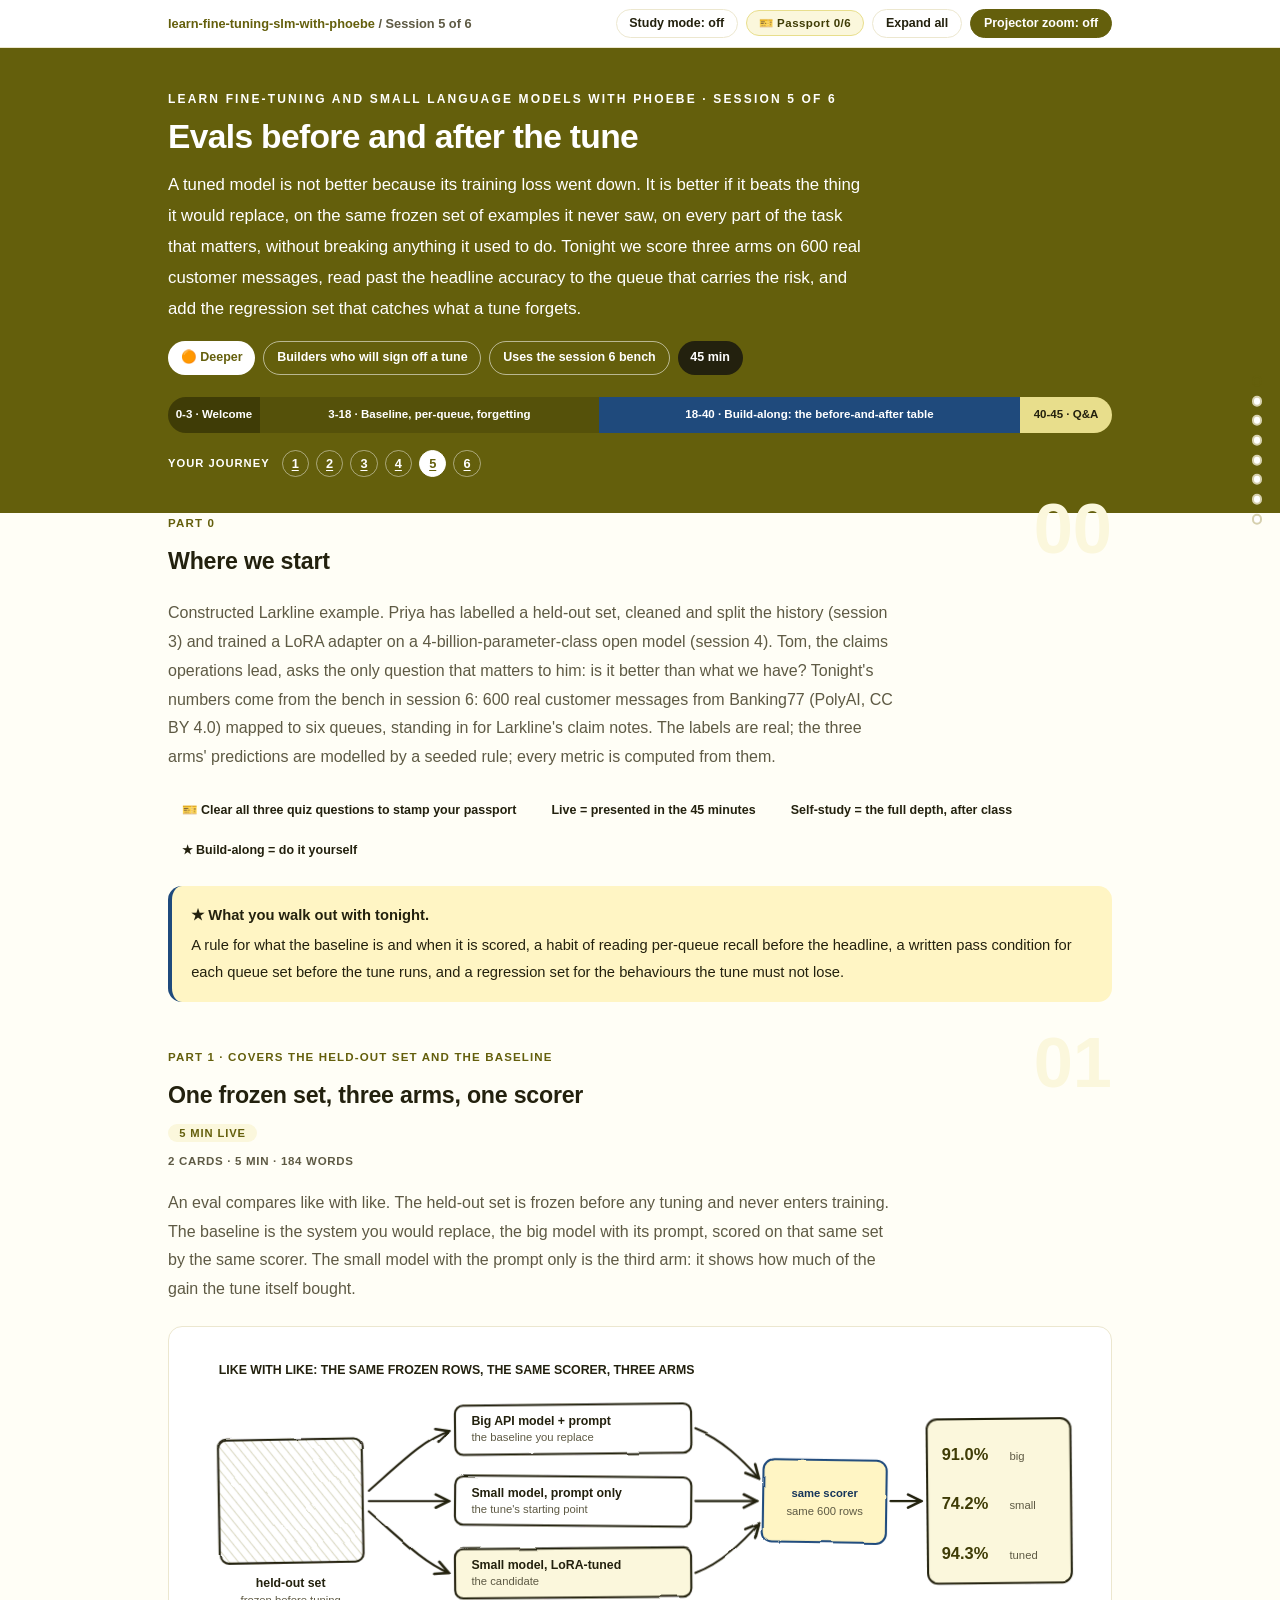
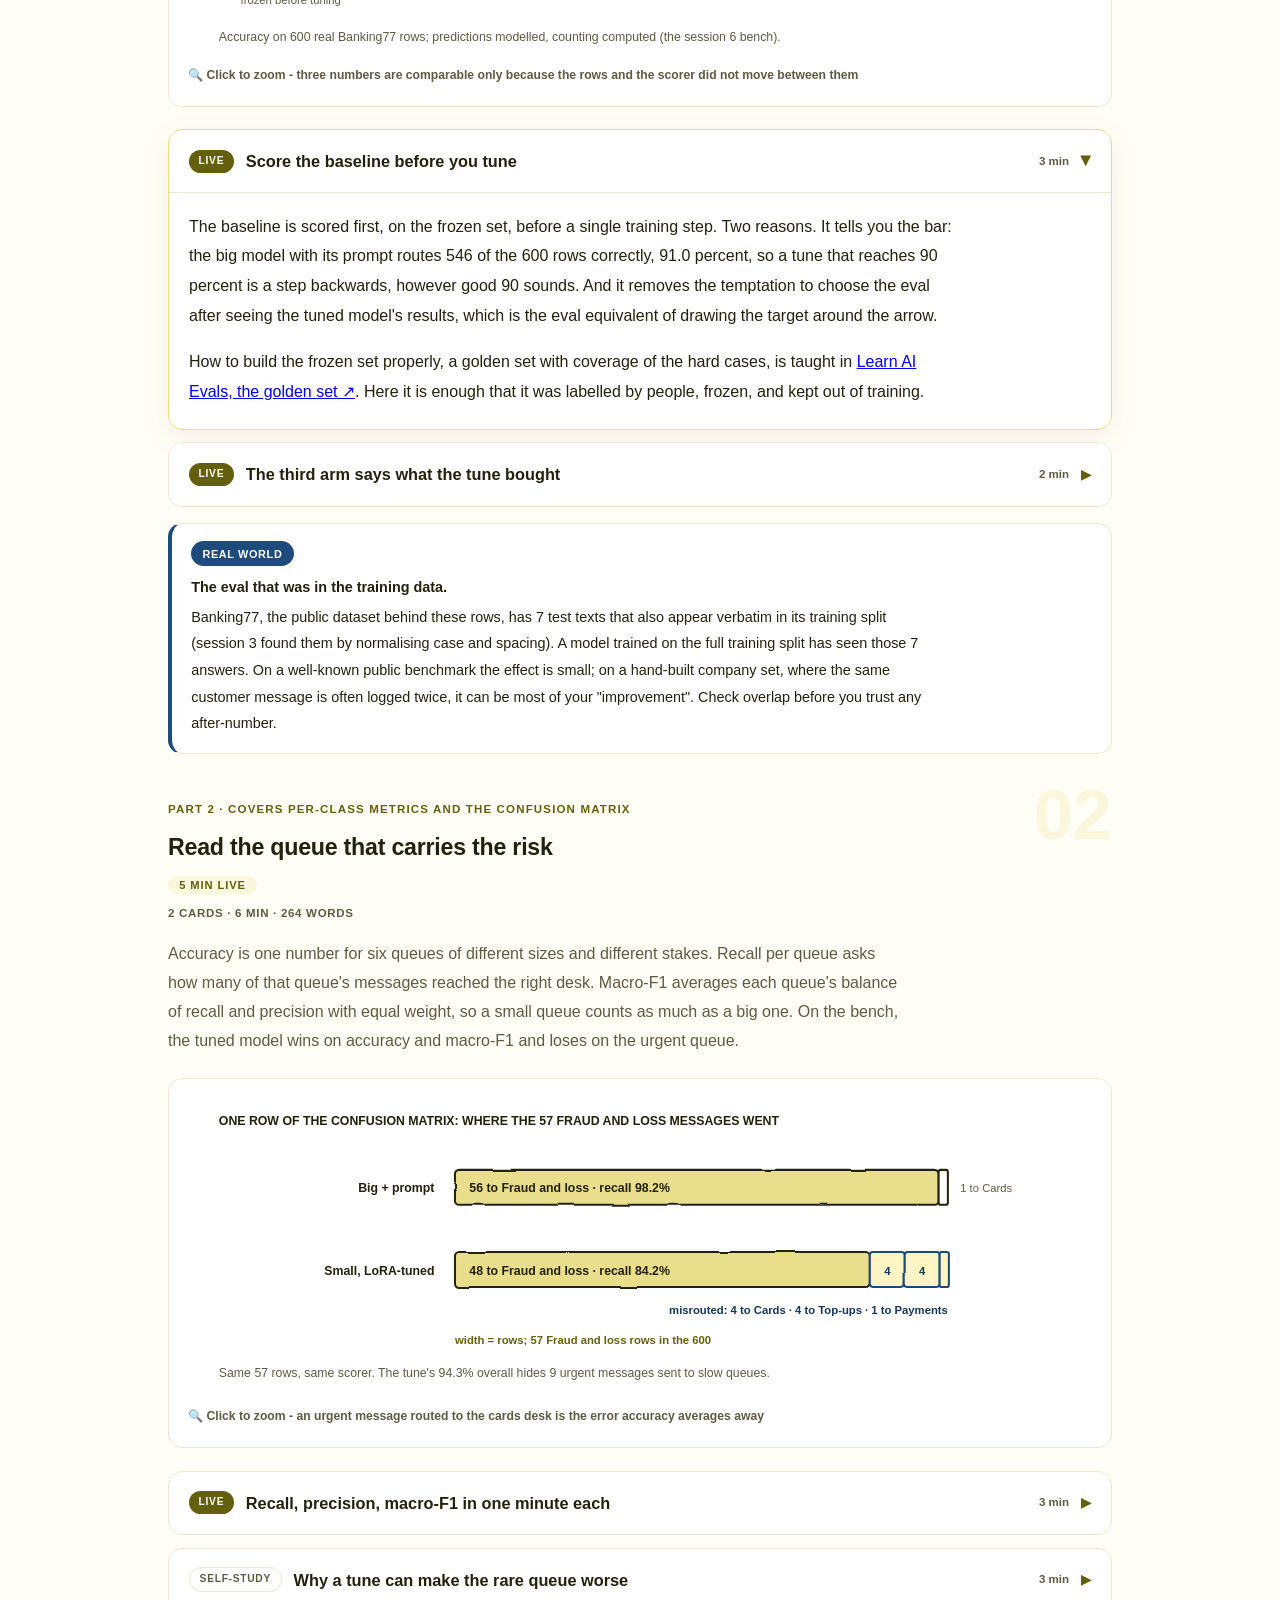
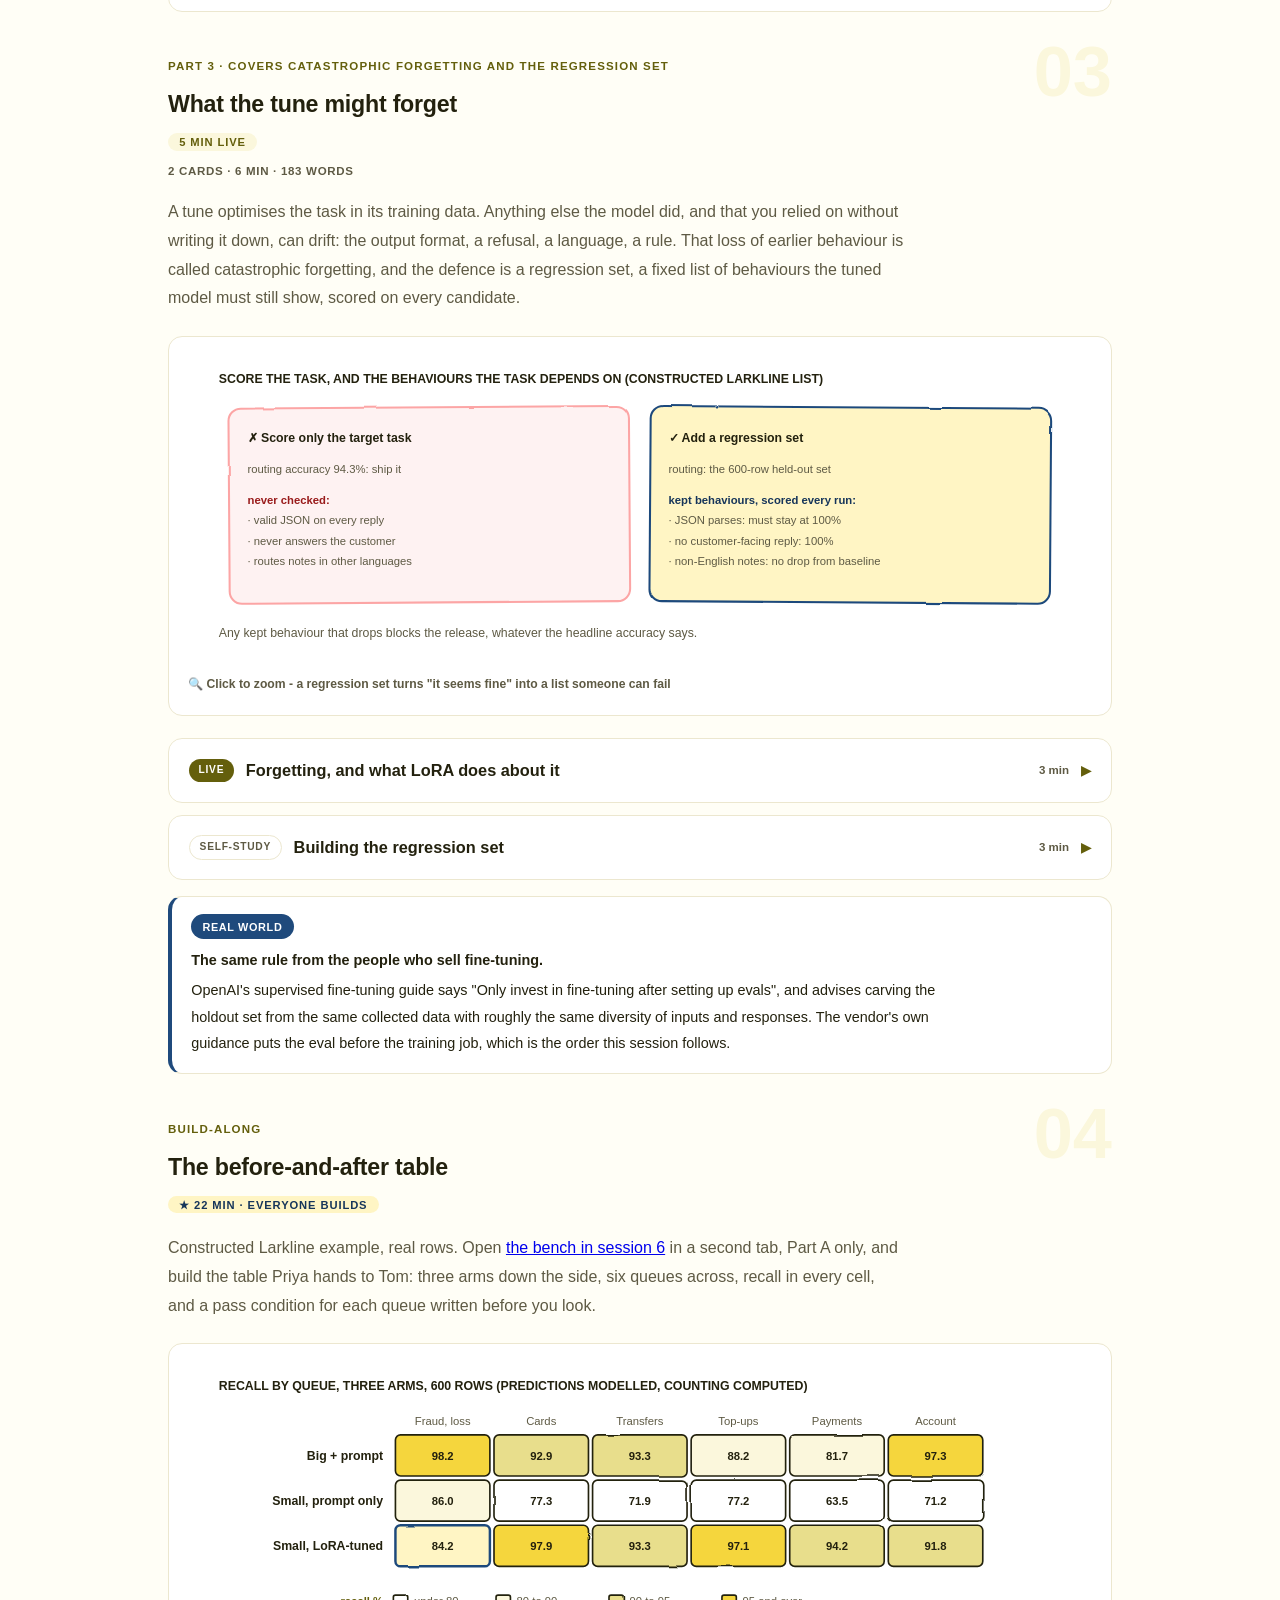
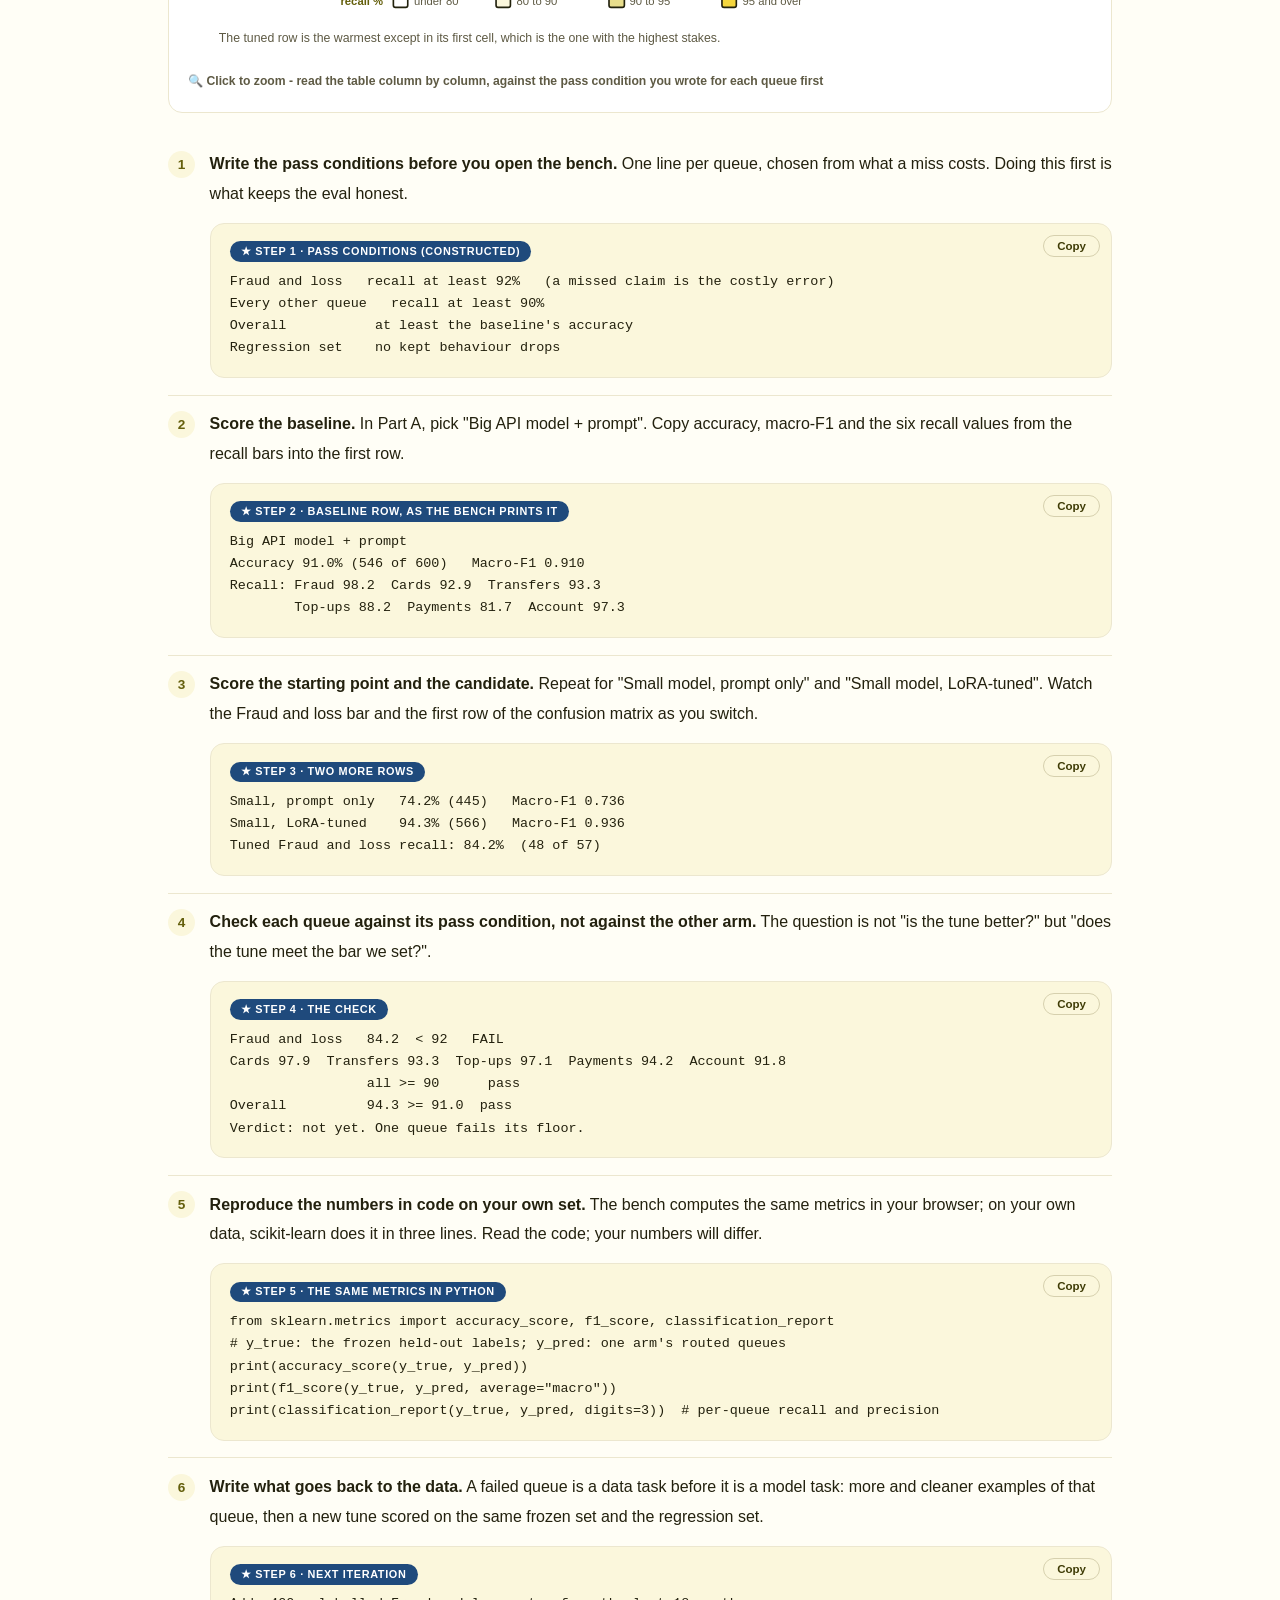
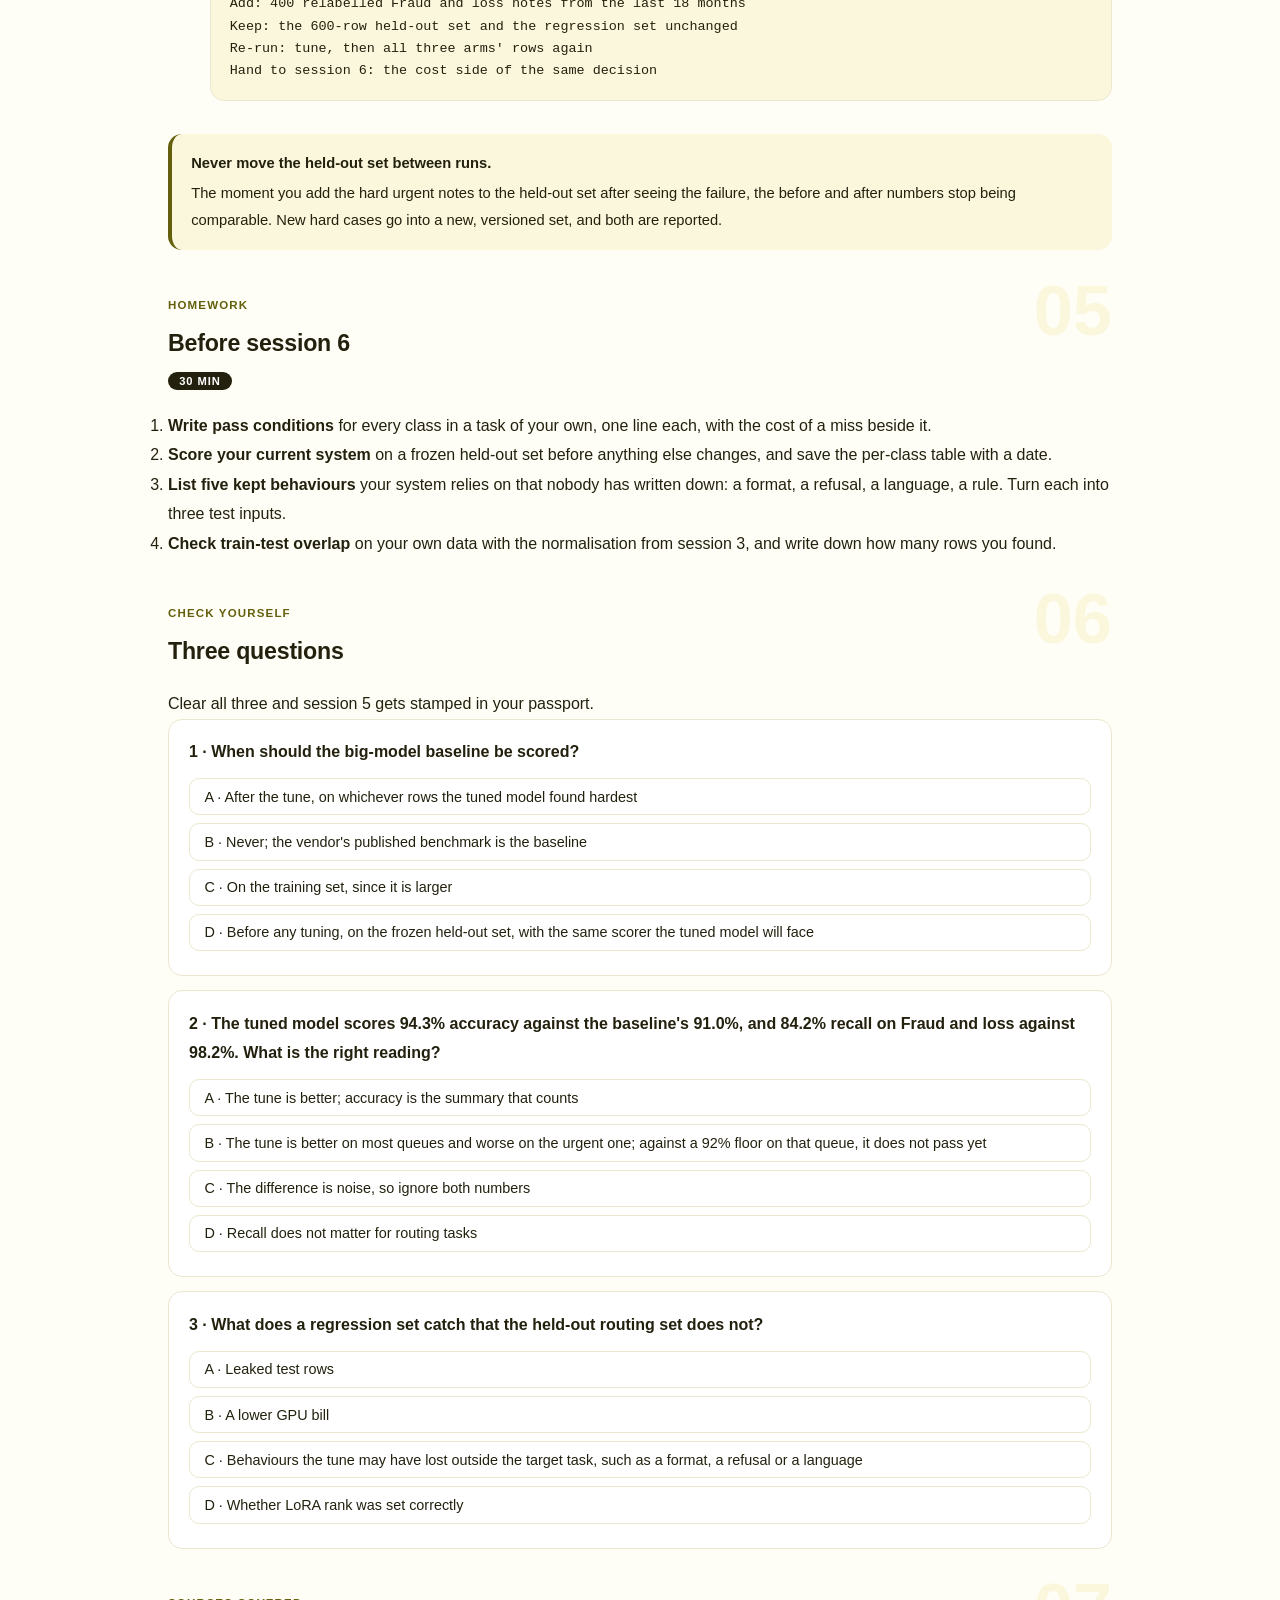
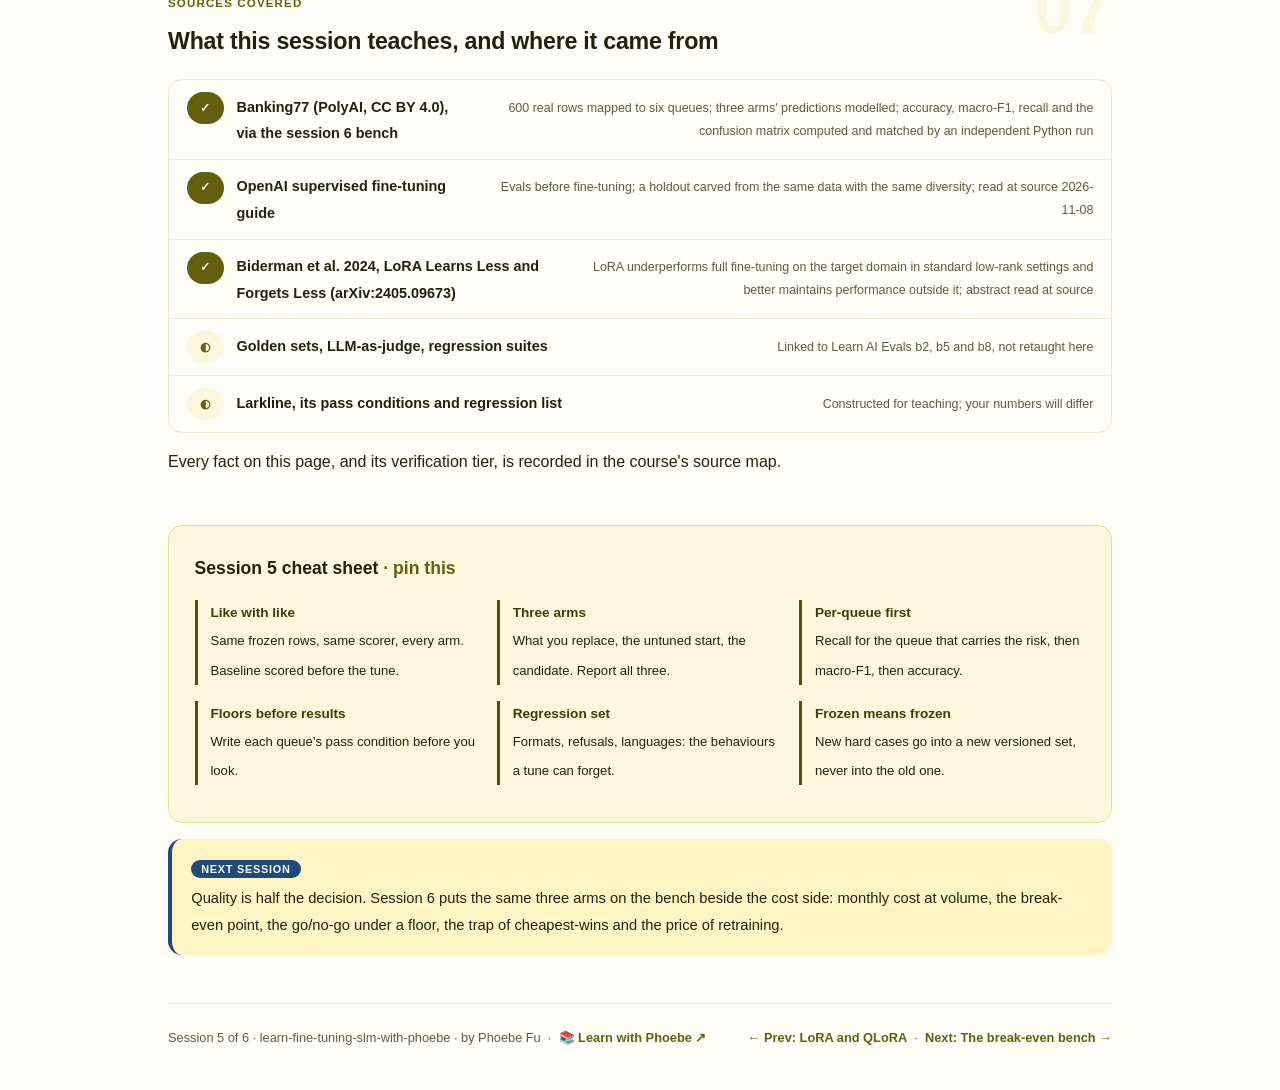
<file: courses/05-evals-before-and-after.html>
<!DOCTYPE html>
<html lang="en">
<head>
<meta charset="UTF-8">
<meta name="viewport" content="width=device-width, initial-scale=1.0">
<!-- social:start -->
<meta name="description" content="Session 5 of 6. A tune is only better if it beats the baseline on the same frozen held-out set. Three arms scored on 600 real customer messages, accuracy against per-queue recall and macro-F1, the confusion row that hides the urgent queue, catastrophic forgetting and the regression set that catches it.">
<meta property="og:type" content="article">
<meta property="og:site_name" content="Learn with Phoebe">
<meta property="og:title" content="Evals before and after the tune - learn fine-tuning slm with phoebe">
<meta property="og:description" content="Session 5 of 6. Baseline first, per-queue recall, and a regression set for what the tune might forget.">
<meta property="og:url" content="https://phoebefu6.github.io/learn-fine-tuning-slm-with-phoebe/courses/05-evals-before-and-after.html">
<meta property="og:image" content="https://phoebefu6.github.io/learn-fine-tuning-slm-with-phoebe/assets/og-cover.png">
<meta property="og:image:width" content="1200">
<meta property="og:image:height" content="630">
<meta name="twitter:card" content="summary_large_image">
<meta name="twitter:title" content="Evals before and after the tune - learn fine-tuning slm with phoebe">
<meta name="twitter:description" content="Session 5 of 6. Same frozen set, three arms, per-queue recall, and a regression set.">
<meta name="twitter:image" content="https://phoebefu6.github.io/learn-fine-tuning-slm-with-phoebe/assets/og-cover.png">
<!-- social:end -->
<title>Session 5 · Evals before and after the tune - learn fine-tuning slm with phoebe</title>
<link rel="stylesheet" href="../assets/style.css?v=2">
</head>
<body>

<div class="toolbar">
  <div class="wrap">
    <span class="crumb"><a href="../index.html">learn-fine-tuning-slm-with-phoebe</a> / Session 5 of 6</span>
    <button class="btn" id="toggle-all" type="button">Expand all</button>
    <button class="btn primary" id="zoom-toggle" type="button">Projector zoom: off</button>
  </div>
</div>

<header class="masthead">
  <div class="wrap">
    <div class="eyebrow">Learn Fine-tuning and Small Language Models with Phoebe · Session 5 of 6</div>
    <h1>Evals <span class="accent">before and after</span> the tune</h1>
    <p class="sub">A tuned model is not better because its training loss went down. It is better if it beats the thing it would replace, on the same frozen set of examples it never saw, on every part of the task that matters, without breaking anything it used to do. Tonight we score three arms on 600 real customer messages, read past the headline accuracy to the queue that carries the risk, and add the regression set that catches what a tune forgets.</p>
    <div class="chip-row">
      <span class="chip level">🟠 Deeper</span>
      <span class="chip audience">Builders who will sign off a tune</span>
      <span class="chip audience">Uses the session 6 bench</span>
      <span class="chip time">45 min</span>
    </div>
    <div class="agenda">
      <span class="a1" style="flex:1">0-3 · Welcome</span>
      <span class="a2" style="flex:4">3-18 · Baseline, per-queue, forgetting</span>
      <span class="a3" style="flex:5">18-40 · Build-along: the before-and-after table</span>
      <span class="a4" style="flex:1">40-45 · Q&amp;A</span>
    </div>
  </div>
</header>

<main class="wrap">

  <section class="section" id="intro">
    <div class="section-kicker">
      <span class="klabel">Part 0</span>
      <h2>Where we start</h2>
    </div>
    <p class="lede">Constructed Larkline example. Priya has labelled a held-out set, cleaned and split the history (session 3) and trained a LoRA adapter on a 4-billion-parameter-class open model (session 4). Tom, the claims operations lead, asks the only question that matters to him: is it better than what we have? Tonight's numbers come from the bench in session 6: 600 real customer messages from Banking77 (PolyAI, CC BY 4.0) mapped to six queues, standing in for Larkline's claim notes. The labels are real; the three arms' predictions are modelled by a seeded rule; every metric is computed from them.</p>

    <div class="legend">
      <span class="pill">🎫 Clear all three quiz questions to stamp your passport</span>
      <span class="pill">Live = presented in the 45 minutes</span>
      <span class="pill">Self-study = the full depth, after class</span>
      <span class="pill">★ Build-along = do it yourself</span>
    </div>

    <div class="callout win">
      <p><strong>★ What you walk out with tonight.</strong> A rule for what the baseline is and when it is scored, a habit of reading per-queue recall before the headline, a written pass condition for each queue set before the tune runs, and a regression set for the behaviours the tune must not lose.</p>
    </div>
  </section>

  <section class="section" id="part-1">
    <div class="section-kicker">
      <span class="klabel">Part 1 · covers the held-out set and the baseline</span>
      <h2>One frozen set, three arms, one scorer</h2>
      <span class="tag concept">5 min live</span>
    </div>
    <p class="lede">An eval compares like with like. The held-out set is frozen before any tuning and never enters training. The baseline is the system you would replace, the big model with its prompt, scored on that same set by the same scorer. The small model with the prompt only is the third arm: it shows how much of the gain the tune itself bought.</p>

    <figure class="zoomable">
      <svg viewBox="0 0 880 300" xmlns="http://www.w3.org/2000/svg" role="img" aria-label="A frozen held-out set of 600 rows feeds three arms: the big API model with a prompt, the small model with a prompt only, and the small model after a LoRA tune. All three feed the same scorer on the same 600 rows, which gives accuracy of 91.0 percent for the big model, 74.2 percent for the small model before tuning, and 94.3 percent after tuning.">
        <defs>
          <filter id="f5aSk" x="-3%" y="-3%" width="106%" height="106%"><feTurbulence type="fractalNoise" baseFrequency="0.02" numOctaves="2" seed="51" result="n"/><feDisplacementMap in="SourceGraphic" in2="n" scale="2.4" xChannelSelector="R" yChannelSelector="G"/></filter>
          <pattern id="f5aHc" patternUnits="userSpaceOnUse" width="7" height="7" patternTransform="rotate(-38)"><line x1="0" y1="0" x2="0" y2="7" stroke="#645F0C" stroke-width="1" opacity=".5"/></pattern>
          <marker id="f5aAr" viewBox="0 0 10 10" refX="9" refY="5" markerWidth="8" markerHeight="8" orient="auto"><path d="M1 1 L9 5 L1 9" fill="none" stroke="#23210E" stroke-width="1.6" stroke-linecap="round"/></marker>
        </defs>
        <style>
          .f5aH { font: 800 12px Inter, sans-serif; fill: #23210E; }
          .f5aL { font: 600 12px Inter, sans-serif; fill: #23210E; }
          .f5aS { font: 400 11px Inter, sans-serif; fill: #5E5A44; }
          .f5aB { font: 800 11px Inter, sans-serif; fill: #16355A; }
          .f5aV { font: 800 16px Inter, sans-serif; fill: #3F3C06; }
          .f5aN { font: 400 12px Inter, sans-serif; fill: #5E5A44; }
        </style>

        <text class="f5aH" x="30" y="26">LIKE WITH LIKE: THE SAME FROZEN ROWS, THE SAME SCORER, THREE ARMS</text>

        <g filter="url(#f5aSk)" fill="none" stroke="#23210E" stroke-width="2" stroke-linecap="round" stroke-linejoin="round">
          <rect x="30" y="90" width="140" height="120" rx="8" transform="rotate(-1 100 150)" fill="url(#f5aHc)"/>
          <path d="M176 140 C210 110 230 90 254 82" marker-end="url(#f5aAr)"/>
          <path d="M176 150 L254 150" marker-end="url(#f5aAr)"/>
          <path d="M176 160 C210 190 230 210 254 220" marker-end="url(#f5aAr)"/>
          <rect x="260" y="56" width="230" height="48" rx="8" transform="rotate(-0.6 375 80)" fill="#FFFFFF"/>
          <rect x="260" y="126" width="230" height="48" rx="8" transform="rotate(0.5 375 150)" fill="#FFFFFF"/>
          <rect x="260" y="196" width="230" height="48" rx="8" transform="rotate(-0.5 375 220)" fill="#FBF7DC"/>
          <path d="M494 80 C520 90 540 110 556 128" marker-end="url(#f5aAr)"/>
          <path d="M494 150 L554 150" marker-end="url(#f5aAr)"/>
          <path d="M494 220 C520 210 540 190 556 172" marker-end="url(#f5aAr)"/>
          <rect x="560" y="110" width="120" height="80" rx="10" transform="rotate(0.8 620 150)" fill="#FFF5C4" stroke="#1F4A7C"/>
          <path d="M684 150 L714 150" marker-end="url(#f5aAr)"/>
          <rect x="720" y="70" width="140" height="160" rx="10" transform="rotate(-0.6 790 150)" fill="#FBF7DC"/>
        </g>

        <text class="f5aL" x="100" y="234" text-anchor="middle">held-out set</text>
        <text class="f5aS" x="100" y="250" text-anchor="middle">frozen before tuning</text>
        <text class="f5aL" x="276" y="76">Big API model + prompt</text>
        <text class="f5aS" x="276" y="92">the baseline you replace</text>
        <text class="f5aL" x="276" y="146">Small model, prompt only</text>
        <text class="f5aS" x="276" y="162">the tune's starting point</text>
        <text class="f5aL" x="276" y="216">Small model, LoRA-tuned</text>
        <text class="f5aS" x="276" y="232">the candidate</text>
        <text class="f5aB" x="620" y="146" text-anchor="middle">same scorer</text>
        <text class="f5aS" x="620" y="164" text-anchor="middle">same 600 rows</text>
        <text class="f5aV" x="734" y="110">91.0%</text>
        <text class="f5aS" x="800" y="110">big</text>
        <text class="f5aV" x="734" y="158">74.2%</text>
        <text class="f5aS" x="800" y="158">small</text>
        <text class="f5aV" x="734" y="206">94.3%</text>
        <text class="f5aS" x="800" y="206">tuned</text>

        <text class="f5aN" x="30" y="286">Accuracy on 600 real Banking77 rows; predictions modelled, counting computed (the session 6 bench).</text>
      </svg>
      <figcaption>🔍 Click to zoom - three numbers are comparable only because the rows and the scorer did not move between them</figcaption>
    </figure>

    <details class="card" open>
      <summary><span class="mode live">Live</span>Score the baseline before you tune<span class="mini">3 min</span><span class="caret">▶</span></summary>
      <div class="body">
        <p>The baseline is scored first, on the frozen set, before a single training step. Two reasons. It tells you the bar: the big model with its prompt routes 546 of the 600 rows correctly, 91.0 percent, so a tune that reaches 90 percent is a step backwards, however good 90 sounds. And it removes the temptation to choose the eval after seeing the tuned model's results, which is the eval equivalent of drawing the target around the arrow.</p>
        <p>How to build the frozen set properly, a golden set with coverage of the hard cases, is taught in <a href="https://phoebefu6.github.io/learn-ai-evals-with-phoebe/courses/b2-golden-set.html">Learn AI Evals, the golden set ↗</a>. Here it is enough that it was labelled by people, frozen, and kept out of training.</p>
      </div>
    </details>

    <details class="card">
      <summary><span class="mode live">Live</span>The third arm says what the tune bought<span class="mini">2 min</span><span class="caret">▶</span></summary>
      <div class="body">
        <p>The small model with the prompt alone reaches 74.2 percent. After the tune, 94.3 percent. That 20-point gap is the tune's contribution; the gap between 74.2 and the big model's 91.0 is what size buys without any tuning. Report all three. A tuned-against-big comparison alone hides how weak the starting point was; a tuned-against-untuned comparison alone hides whether you beat what you would replace.</p>
      </div>
    </details>

    <div class="callout example">
      <span class="ex-pill">Real world</span>
      <p><strong>The eval that was in the training data.</strong> Banking77, the public dataset behind these rows, has 7 test texts that also appear verbatim in its training split (session 3 found them by normalising case and spacing). A model trained on the full training split has seen those 7 answers. On a well-known public benchmark the effect is small; on a hand-built company set, where the same customer message is often logged twice, it can be most of your "improvement". Check overlap before you trust any after-number.</p>
    </div>
  </section>

  <section class="section" id="part-2">
    <div class="section-kicker">
      <span class="klabel">Part 2 · covers per-class metrics and the confusion matrix</span>
      <h2>Read the queue that carries the risk</h2>
      <span class="tag concept">5 min live</span>
    </div>
    <p class="lede">Accuracy is one number for six queues of different sizes and different stakes. Recall per queue asks how many of that queue's messages reached the right desk. Macro-F1 averages each queue's balance of recall and precision with equal weight, so a small queue counts as much as a big one. On the bench, the tuned model wins on accuracy and macro-F1 and loses on the urgent queue.</p>

    <figure class="zoomable">
      <svg viewBox="0 0 880 290" xmlns="http://www.w3.org/2000/svg" role="img" aria-label="The 57 Fraud and loss rows among the 600, drawn as one bar per arm split by where each row was routed. The big model sends 56 to Fraud and loss and 1 to Cards, a recall of 98.2 percent. The tuned small model sends 48 to Fraud and loss, 4 to Cards, 4 to Top-ups and cash and 1 to Payments and fees, a recall of 84.2 percent.">
        <defs>
          <filter id="f5bSk" x="-3%" y="-3%" width="106%" height="106%"><feTurbulence type="fractalNoise" baseFrequency="0.02" numOctaves="2" seed="53" result="n"/><feDisplacementMap in="SourceGraphic" in2="n" scale="2.4" xChannelSelector="R" yChannelSelector="G"/></filter>
        </defs>
        <style>
          .f5bH { font: 800 12px Inter, sans-serif; fill: #23210E; }
          .f5bL { font: 600 12px Inter, sans-serif; fill: #23210E; }
          .f5bS { font: 400 11px Inter, sans-serif; fill: #5E5A44; }
          .f5bB { font: 800 11px Inter, sans-serif; fill: #16355A; }
          .f5bA { font: 700 11px Inter, sans-serif; fill: #645F0C; }
          .f5bN { font: 400 12px Inter, sans-serif; fill: #5E5A44; }
        </style>

        <text class="f5bH" x="30" y="26">ONE ROW OF THE CONFUSION MATRIX: WHERE THE 57 FRAUD AND LOSS MESSAGES WENT</text>

        <g filter="url(#f5bSk)" fill="none" stroke="#23210E" stroke-width="2" stroke-linecap="round" stroke-linejoin="round">
          <rect x="260" y="70" width="471" height="34" rx="4" fill="#E8DE8C"/>
          <rect x="731" y="70" width="9" height="34" rx="2" fill="#FFFFFF"/>
          <rect x="260" y="150" width="404" height="34" rx="4" fill="#E8DE8C"/>
          <rect x="664" y="150" width="34" height="34" rx="3" fill="#FFF5C4" stroke="#1F4A7C"/>
          <rect x="698" y="150" width="34" height="34" rx="3" fill="#FFF5C4" stroke="#1F4A7C"/>
          <rect x="732" y="150" width="9" height="34" rx="2" fill="#FFF5C4" stroke="#1F4A7C"/>
        </g>

        <text class="f5bL" x="240" y="92" text-anchor="end">Big + prompt</text>
        <text class="f5bL" x="240" y="172" text-anchor="end">Small, LoRA-tuned</text>
        <text class="f5bL" x="274" y="92">56 to Fraud and loss · recall 98.2%</text>
        <text class="f5bS" x="752" y="92">1 to Cards</text>
        <text class="f5bL" x="274" y="172">48 to Fraud and loss · recall 84.2%</text>
        <text class="f5bB" x="681" y="172" text-anchor="middle">4</text>
        <text class="f5bB" x="715" y="172" text-anchor="middle">4</text>
        <text class="f5bB" x="740" y="210" text-anchor="end">misrouted: 4 to Cards · 4 to Top-ups · 1 to Payments</text>
        <text class="f5bA" x="260" y="240">width = rows; 57 Fraud and loss rows in the 600</text>

        <text class="f5bN" x="30" y="272">Same 57 rows, same scorer. The tune's 94.3% overall hides 9 urgent messages sent to slow queues.</text>
      </svg>
      <figcaption>🔍 Click to zoom - an urgent message routed to the cards desk is the error accuracy averages away</figcaption>
    </figure>

    <details class="card">
      <summary><span class="mode live">Live</span>Recall, precision, macro-F1 in one minute each<span class="mini">3 min</span><span class="caret">▶</span></summary>
      <div class="body">
        <p><strong>Recall</strong> for a queue: of the messages that belong there, the share that got there. Read it as "how many urgent claims did we catch". <strong>Precision</strong> for a queue: of the messages routed there, the share that belonged. Read it as "how much of the urgent desk's time goes on non-urgent work". <strong>Macro-F1</strong>: for each queue, F1 balances the two; macro averages the six with equal weight. On the bench the tuned model's macro-F1 is 0.936 against the big model's 0.910, and the untuned small model's 0.736.</p>
        <p>Each metric answers a different operational question, so decide which one guards each queue before the tune runs. For Larkline, the urgent queue is guarded by recall, because a missed fraud claim costs far more than a few extra messages on the urgent desk.</p>
      </div>
    </details>

    <details class="card">
      <summary><span class="mode self">Self-study</span>Why a tune can make the rare queue worse<span class="mini">3 min</span><span class="caret">▶</span></summary>
      <div class="body">
        <p>A tune learns from the history it is given, and history is imbalanced. In Banking77's training split the six queues carry 860, 2,237, 1,581, 2,336, 1,976 and 1,013 rows, with Fraud and loss the smallest. The bench's predictions are modelled, but they are modelled on this familiar shape: the tuned arm improves the big queues and slips on the small urgent one. The fixes are on the data side, more and better urgent examples, and on the decision side, a recall floor for that queue that the tune must clear.</p>
        <p>Routing is an exact-match task, so no judge model is needed to score it. When an output is free text, a summary or a reply, the scorer itself becomes a model, and calibrating it is its own discipline: <a href="https://phoebefu6.github.io/learn-ai-evals-with-phoebe/courses/b5-llm-as-judge.html">Learn AI Evals, LLM-as-judge ↗</a>.</p>
      </div>
    </details>
  </section>

  <section class="section" id="part-3">
    <div class="section-kicker">
      <span class="klabel">Part 3 · covers catastrophic forgetting and the regression set</span>
      <h2>What the tune might forget</h2>
      <span class="tag concept">5 min live</span>
    </div>
    <p class="lede">A tune optimises the task in its training data. Anything else the model did, and that you relied on without writing it down, can drift: the output format, a refusal, a language, a rule. That loss of earlier behaviour is called catastrophic forgetting, and the defence is a regression set, a fixed list of behaviours the tuned model must still show, scored on every candidate.</p>

    <figure class="zoomable">
      <svg viewBox="0 0 880 300" xmlns="http://www.w3.org/2000/svg" role="img" aria-label="Two panels. Left, wrong way: score only the target task. The tuned model's 94.3 percent ships, and nobody checks whether it still returns valid JSON, still never replies to the customer, or still routes notes in other languages. Right, right way: add a regression set. The same tune is scored on routing and on the three kept behaviours, and any drop blocks release.">
        <defs>
          <filter id="f5cSk" x="-3%" y="-3%" width="106%" height="106%"><feTurbulence type="fractalNoise" baseFrequency="0.02" numOctaves="2" seed="57" result="n"/><feDisplacementMap in="SourceGraphic" in2="n" scale="2.4" xChannelSelector="R" yChannelSelector="G"/></filter>
        </defs>
        <style>
          .f5cH { font: 800 12px Inter, sans-serif; fill: #23210E; }
          .f5cL { font: 600 12px Inter, sans-serif; fill: #23210E; }
          .f5cS { font: 400 11px Inter, sans-serif; fill: #5E5A44; }
          .f5cB { font: 800 11px Inter, sans-serif; fill: #16355A; }
          .f5cR { font: 800 11px Inter, sans-serif; fill: #991B1B; }
          .f5cN { font: 400 12px Inter, sans-serif; fill: #5E5A44; }
        </style>

        <text class="f5cH" x="30" y="26">SCORE THE TASK, AND THE BEHAVIOURS THE TASK DEPENDS ON (CONSTRUCTED LARKLINE LIST)</text>

        <g filter="url(#f5cSk)" fill="none" stroke="#23210E" stroke-width="2" stroke-linecap="round" stroke-linejoin="round">
          <rect x="40" y="50" width="390" height="190" rx="12" transform="rotate(-0.4 235 145)" fill="#FEF2F2" stroke="#FCA5A5"/>
          <rect x="450" y="50" width="390" height="190" rx="12" transform="rotate(0.4 645 145)" fill="#FFF5C4" stroke="#1F4A7C"/>
        </g>

        <text class="f5cL" x="58" y="84">✗ Score only the target task</text>
        <text class="f5cS" x="58" y="114">routing accuracy 94.3%: ship it</text>
        <text class="f5cR" x="58" y="144">never checked:</text>
        <text class="f5cS" x="58" y="164">· valid JSON on every reply</text>
        <text class="f5cS" x="58" y="184">· never answers the customer</text>
        <text class="f5cS" x="58" y="204">· routes notes in other languages</text>
        <text class="f5cL" x="468" y="84">✓ Add a regression set</text>
        <text class="f5cS" x="468" y="114">routing: the 600-row held-out set</text>
        <text class="f5cB" x="468" y="144">kept behaviours, scored every run:</text>
        <text class="f5cS" x="468" y="164">· JSON parses: must stay at 100%</text>
        <text class="f5cS" x="468" y="184">· no customer-facing reply: 100%</text>
        <text class="f5cS" x="468" y="204">· non-English notes: no drop from baseline</text>

        <text class="f5cN" x="30" y="274">Any kept behaviour that drops blocks the release, whatever the headline accuracy says.</text>
      </svg>
      <figcaption>🔍 Click to zoom - a regression set turns "it seems fine" into a list someone can fail</figcaption>
    </figure>

    <details class="card">
      <summary><span class="mode live">Live</span>Forgetting, and what LoRA does about it<span class="mini">3 min</span><span class="caret">▶</span></summary>
      <div class="body">
        <p>Biderman and colleagues (2024), in a paper titled "LoRA Learns Less and Forgets Less", compared LoRA with full fine-tuning on code and maths. In standard low-rank settings LoRA substantially underperformed full fine-tuning on the target domain, and better maintained the base model's performance on tasks outside it. That is a trade, not a free lunch: the adapter's small, low-rank update (session 4) learns less of the new task and disturbs less of the old.</p>
        <p>Neither result removes the need to measure. A LoRA tune forgets less on average, in their settings; your regression set says whether it forgot the one thing your system relies on.</p>
      </div>
    </details>

    <details class="card">
      <summary><span class="mode self">Self-study</span>Building the regression set<span class="mini">3 min</span><span class="caret">▶</span></summary>
      <div class="body">
        <p>Start from the incidents and the unwritten rules. Every behaviour someone complained about once, every format a downstream system parses, every refusal compliance asked for, becomes a small fixed set of inputs with an expected property. Keep it separate from the held-out set, version it, and run it on the base model too, so a drop is measured against where you started. Suites, versioning and running them in CI are taught in <a href="https://phoebefu6.github.io/learn-ai-evals-with-phoebe/courses/b8-regression-suites.html">Learn AI Evals, regression suites ↗</a>.</p>
      </div>
    </details>

    <div class="callout example">
      <span class="ex-pill">Real world</span>
      <p><strong>The same rule from the people who sell fine-tuning.</strong> OpenAI's supervised fine-tuning guide says "Only invest in fine-tuning after setting up evals", and advises carving the holdout set from the same collected data with roughly the same diversity of inputs and responses. The vendor's own guidance puts the eval before the training job, which is the order this session follows.</p>
    </div>
  </section>

  <section class="section" id="demo-1">
    <div class="section-kicker">
      <span class="klabel">Build-along</span>
      <h2>The before-and-after table</h2>
      <span class="tag demo">★ 22 min · everyone builds</span>
    </div>
    <p class="lede">Constructed Larkline example, real rows. Open <a href="06-the-break-even-bench.html#bench">the bench in session 6</a> in a second tab, Part A only, and build the table Priya hands to Tom: three arms down the side, six queues across, recall in every cell, and a pass condition for each queue written before you look.</p>

    <figure class="zoomable">
      <svg viewBox="0 0 880 290" xmlns="http://www.w3.org/2000/svg" role="img" aria-label="A heatmap of recall per queue for three arms. Big model with prompt: Fraud and loss 98.2, Cards 92.9, Transfers 93.3, Top-ups 88.2, Payments 81.7, Account 97.3. Small model prompt only: 86.0, 77.3, 71.9, 77.2, 63.5, 71.2. Small model tuned: 84.2, 97.9, 93.3, 97.1, 94.2, 91.8. The tuned model's Fraud and loss cell is outlined.">
        <defs>
          <filter id="f5dSk" x="-3%" y="-3%" width="106%" height="106%"><feTurbulence type="fractalNoise" baseFrequency="0.02" numOctaves="2" seed="59" result="n"/><feDisplacementMap in="SourceGraphic" in2="n" scale="2.4" xChannelSelector="R" yChannelSelector="G"/></filter>
        </defs>
        <style>
          .f5dH { font: 800 12px Inter, sans-serif; fill: #23210E; }
          .f5dL { font: 600 12px Inter, sans-serif; fill: #23210E; }
          .f5dS { font: 400 11px Inter, sans-serif; fill: #5E5A44; }
          .f5dC { font: 700 11px Inter, sans-serif; fill: #23210E; }
          .f5dA { font: 700 11px Inter, sans-serif; fill: #645F0C; }
          .f5dN { font: 400 12px Inter, sans-serif; fill: #5E5A44; }
        </style>

        <text class="f5dH" x="30" y="26">RECALL BY QUEUE, THREE ARMS, 600 ROWS (PREDICTIONS MODELLED, COUNTING COMPUTED)</text>

        <g filter="url(#f5dSk)" fill="none" stroke="#23210E" stroke-width="1.6" stroke-linecap="round" stroke-linejoin="round">
          <rect x="202" y="70" width="92" height="40" rx="5" fill="#F5D63D"/>
          <rect x="298" y="70" width="92" height="40" rx="5" fill="#E8DE8C"/>
          <rect x="394" y="70" width="92" height="40" rx="5" fill="#E8DE8C"/>
          <rect x="490" y="70" width="92" height="40" rx="5" fill="#FBF7DC"/>
          <rect x="586" y="70" width="92" height="40" rx="5" fill="#FBF7DC"/>
          <rect x="682" y="70" width="92" height="40" rx="5" fill="#F5D63D"/>
          <rect x="202" y="114" width="92" height="40" rx="5" fill="#FBF7DC"/>
          <rect x="298" y="114" width="92" height="40" rx="5" fill="#FFFFFF"/>
          <rect x="394" y="114" width="92" height="40" rx="5" fill="#FFFFFF"/>
          <rect x="490" y="114" width="92" height="40" rx="5" fill="#FFFFFF"/>
          <rect x="586" y="114" width="92" height="40" rx="5" fill="#FFFFFF"/>
          <rect x="682" y="114" width="92" height="40" rx="5" fill="#FFFFFF"/>
          <rect x="202" y="158" width="92" height="40" rx="5" fill="#FFF5C4" stroke="#1F4A7C" stroke-width="2.4"/>
          <rect x="298" y="158" width="92" height="40" rx="5" fill="#F5D63D"/>
          <rect x="394" y="158" width="92" height="40" rx="5" fill="#E8DE8C"/>
          <rect x="490" y="158" width="92" height="40" rx="5" fill="#F5D63D"/>
          <rect x="586" y="158" width="92" height="40" rx="5" fill="#E8DE8C"/>
          <rect x="682" y="158" width="92" height="40" rx="5" fill="#E8DE8C"/>
          <rect x="200" y="226" width="14" height="12" rx="2" fill="#FFFFFF"/>
          <rect x="300" y="226" width="14" height="12" rx="2" fill="#FBF7DC"/>
          <rect x="410" y="226" width="14" height="12" rx="2" fill="#E8DE8C"/>
          <rect x="520" y="226" width="14" height="12" rx="2" fill="#F5D63D"/>
        </g>

        <text class="f5dS" x="248" y="60" text-anchor="middle">Fraud, loss</text>
        <text class="f5dS" x="344" y="60" text-anchor="middle">Cards</text>
        <text class="f5dS" x="440" y="60" text-anchor="middle">Transfers</text>
        <text class="f5dS" x="536" y="60" text-anchor="middle">Top-ups</text>
        <text class="f5dS" x="632" y="60" text-anchor="middle">Payments</text>
        <text class="f5dS" x="728" y="60" text-anchor="middle">Account</text>
        <text class="f5dL" x="190" y="94" text-anchor="end">Big + prompt</text>
        <text class="f5dL" x="190" y="138" text-anchor="end">Small, prompt only</text>
        <text class="f5dL" x="190" y="182" text-anchor="end">Small, LoRA-tuned</text>
        <text class="f5dC" x="248" y="94" text-anchor="middle">98.2</text>
        <text class="f5dC" x="344" y="94" text-anchor="middle">92.9</text>
        <text class="f5dC" x="440" y="94" text-anchor="middle">93.3</text>
        <text class="f5dC" x="536" y="94" text-anchor="middle">88.2</text>
        <text class="f5dC" x="632" y="94" text-anchor="middle">81.7</text>
        <text class="f5dC" x="728" y="94" text-anchor="middle">97.3</text>
        <text class="f5dC" x="248" y="138" text-anchor="middle">86.0</text>
        <text class="f5dC" x="344" y="138" text-anchor="middle">77.3</text>
        <text class="f5dC" x="440" y="138" text-anchor="middle">71.9</text>
        <text class="f5dC" x="536" y="138" text-anchor="middle">77.2</text>
        <text class="f5dC" x="632" y="138" text-anchor="middle">63.5</text>
        <text class="f5dC" x="728" y="138" text-anchor="middle">71.2</text>
        <text class="f5dC" x="248" y="182" text-anchor="middle">84.2</text>
        <text class="f5dC" x="344" y="182" text-anchor="middle">97.9</text>
        <text class="f5dC" x="440" y="182" text-anchor="middle">93.3</text>
        <text class="f5dC" x="536" y="182" text-anchor="middle">97.1</text>
        <text class="f5dC" x="632" y="182" text-anchor="middle">94.2</text>
        <text class="f5dC" x="728" y="182" text-anchor="middle">91.8</text>
        <text class="f5dA" x="190" y="236" text-anchor="end">recall %</text>
        <text class="f5dS" x="220" y="236">under 80</text>
        <text class="f5dS" x="320" y="236">80 to 90</text>
        <text class="f5dS" x="430" y="236">90 to 95</text>
        <text class="f5dS" x="540" y="236">95 and over</text>

        <text class="f5dN" x="30" y="272">The tuned row is the warmest except in its first cell, which is the one with the highest stakes.</text>
      </svg>
      <figcaption>🔍 Click to zoom - read the table column by column, against the pass condition you wrote for each queue first</figcaption>
    </figure>

    <div class="steps">
      <div class="step">
        <p><strong>Write the pass conditions before you open the bench.</strong> One line per queue, chosen from what a miss costs. Doing this first is what keeps the eval honest.</p>
        <div class="prompt-box good"><span class="label">★ Step 1 · pass conditions (constructed)</span>Fraud and loss   recall at least 92%   (a missed claim is the costly error)
Every other queue   recall at least 90%
Overall           at least the baseline's accuracy
Regression set    no kept behaviour drops</div>
      </div>
      <div class="step">
        <p><strong>Score the baseline.</strong> In Part A, pick "Big API model + prompt". Copy accuracy, macro-F1 and the six recall values from the recall bars into the first row.</p>
        <div class="prompt-box good"><span class="label">★ Step 2 · baseline row, as the bench prints it</span>Big API model + prompt
Accuracy 91.0% (546 of 600)   Macro-F1 0.910
Recall: Fraud 98.2  Cards 92.9  Transfers 93.3
        Top-ups 88.2  Payments 81.7  Account 97.3</div>
      </div>
      <div class="step">
        <p><strong>Score the starting point and the candidate.</strong> Repeat for "Small model, prompt only" and "Small model, LoRA-tuned". Watch the Fraud and loss bar and the first row of the confusion matrix as you switch.</p>
        <div class="prompt-box good"><span class="label">★ Step 3 · two more rows</span>Small, prompt only   74.2% (445)   Macro-F1 0.736
Small, LoRA-tuned    94.3% (566)   Macro-F1 0.936
Tuned Fraud and loss recall: 84.2%  (48 of 57)</div>
      </div>
      <div class="step">
        <p><strong>Check each queue against its pass condition, not against the other arm.</strong> The question is not "is the tune better?" but "does the tune meet the bar we set?".</p>
        <div class="prompt-box good"><span class="label">★ Step 4 · the check</span>Fraud and loss   84.2  &lt; 92   FAIL
Cards 97.9  Transfers 93.3  Top-ups 97.1  Payments 94.2  Account 91.8
                 all &gt;= 90      pass
Overall          94.3 &gt;= 91.0  pass
Verdict: not yet. One queue fails its floor.</div>
      </div>
      <div class="step">
        <p><strong>Reproduce the numbers in code on your own set.</strong> The bench computes the same metrics in your browser; on your own data, scikit-learn does it in three lines. Read the code; your numbers will differ.</p>
        <div class="prompt-box good"><span class="label">★ Step 5 · the same metrics in Python</span>from sklearn.metrics import accuracy_score, f1_score, classification_report
# y_true: the frozen held-out labels; y_pred: one arm's routed queues
print(accuracy_score(y_true, y_pred))
print(f1_score(y_true, y_pred, average="macro"))
print(classification_report(y_true, y_pred, digits=3))  # per-queue recall and precision</div>
      </div>
      <div class="step">
        <p><strong>Write what goes back to the data.</strong> A failed queue is a data task before it is a model task: more and cleaner examples of that queue, then a new tune scored on the same frozen set and the regression set.</p>
        <div class="prompt-box good"><span class="label">★ Step 6 · next iteration</span>Add: 400 relabelled Fraud and loss notes from the last 18 months
Keep: the 600-row held-out set and the regression set unchanged
Re-run: tune, then all three arms' rows again
Hand to session 6: the cost side of the same decision</div>
      </div>
    </div>

    <div class="callout tip">
      <p><strong>Never move the held-out set between runs.</strong> The moment you add the hard urgent notes to the held-out set after seeing the failure, the before and after numbers stop being comparable. New hard cases go into a new, versioned set, and both are reported.</p>
    </div>
  </section>

  <section class="section" id="exercise">
    <div class="section-kicker">
      <span class="klabel">Homework</span>
      <h2>Before session 6</h2>
      <span class="tag exercise">30 min</span>
    </div>
    <ol>
      <li><strong>Write pass conditions</strong> for every class in a task of your own, one line each, with the cost of a miss beside it.</li>
      <li><strong>Score your current system</strong> on a frozen held-out set before anything else changes, and save the per-class table with a date.</li>
      <li><strong>List five kept behaviours</strong> your system relies on that nobody has written down: a format, a refusal, a language, a rule. Turn each into three test inputs.</li>
      <li><strong>Check train-test overlap</strong> on your own data with the normalisation from session 3, and write down how many rows you found.</li>
    </ol>
  </section>

  <section class="section" id="quiz">
    <div class="section-kicker">
      <span class="klabel">Check yourself</span>
      <h2>Three questions</h2>
    </div>
    <p>Clear all three and session 5 gets stamped in your passport.</p>

    <div class="quiz-q" data-answer="3">
      <p class="qtext">1 · When should the big-model baseline be scored?</p>
      <button class="qopt" type="button">A · After the tune, on whichever rows the tuned model found hardest</button>
      <button class="qopt" type="button">B · Never; the vendor's published benchmark is the baseline</button>
      <button class="qopt" type="button">C · On the training set, since it is larger</button>
      <button class="qopt" type="button">D · Before any tuning, on the frozen held-out set, with the same scorer the tuned model will face</button>
      <p class="qwhy">Like with like: the same frozen rows and the same scorer, set before you see the tuned model's results. A chooses the eval after seeing the answer; B measures a different task; C includes rows the tuned model trained on.</p>
    </div>

    <div class="quiz-q" data-answer="1">
      <p class="qtext">2 · The tuned model scores 94.3% accuracy against the baseline's 91.0%, and 84.2% recall on Fraud and loss against 98.2%. What is the right reading?</p>
      <button class="qopt" type="button">A · The tune is better; accuracy is the summary that counts</button>
      <button class="qopt" type="button">B · The tune is better on most queues and worse on the urgent one; against a 92% floor on that queue, it does not pass yet</button>
      <button class="qopt" type="button">C · The difference is noise, so ignore both numbers</button>
      <button class="qopt" type="button">D · Recall does not matter for routing tasks</button>
      <p class="qwhy">Accuracy averages six queues of different sizes and stakes. The urgent queue's recall answers "how many urgent claims did we catch", and 48 of 57 is 9 urgent messages sent to slow desks. The pass condition, written first, decides.</p>
    </div>

    <div class="quiz-q" data-answer="2">
      <p class="qtext">3 · What does a regression set catch that the held-out routing set does not?</p>
      <button class="qopt" type="button">A · Leaked test rows</button>
      <button class="qopt" type="button">B · A lower GPU bill</button>
      <button class="qopt" type="button">C · Behaviours the tune may have lost outside the target task, such as a format, a refusal or a language</button>
      <button class="qopt" type="button">D · Whether LoRA rank was set correctly</button>
      <p class="qwhy">Catastrophic forgetting is loss outside the target task. Biderman et al. (2024) found LoRA forgets less than full fine-tuning on average in their settings; a regression set measures whether your tune forgot the thing your system needs.</p>
    </div>

    <p class="quiz-score"></p>
  </section>

  <section class="section" id="official">
    <div class="section-kicker">
      <span class="klabel">Sources covered</span>
      <h2>What this session teaches, and where it came from</h2>
    </div>
    <div class="covered">
      <div class="covered-row"><span class="status pill solid">✓</span><span class="name">Banking77 (PolyAI, CC BY 4.0), via the session 6 bench</span><span class="note">600 real rows mapped to six queues; three arms' predictions modelled; accuracy, macro-F1, recall and the confusion matrix computed and matched by an independent Python run</span></div>
      <div class="covered-row"><span class="status pill solid">✓</span><span class="name">OpenAI supervised fine-tuning guide</span><span class="note">Evals before fine-tuning; a holdout carved from the same data with the same diversity; read at source 2026-11-08</span></div>
      <div class="covered-row"><span class="status pill solid">✓</span><span class="name">Biderman et al. 2024, LoRA Learns Less and Forgets Less (arXiv:2405.09673)</span><span class="note">LoRA underperforms full fine-tuning on the target domain in standard low-rank settings and better maintains performance outside it; abstract read at source</span></div>
      <div class="covered-row"><span class="status pill light">◐</span><span class="name">Golden sets, LLM-as-judge, regression suites</span><span class="note">Linked to Learn AI Evals b2, b5 and b8, not retaught here</span></div>
      <div class="covered-row"><span class="status pill light">◐</span><span class="name">Larkline, its pass conditions and regression list</span><span class="note">Constructed for teaching; your numbers will differ</span></div>
    </div>
    <p class="mono" style="margin-top:14px">Every fact on this page, and its verification tier, is recorded in the course's source map.</p>
  </section>

  <section class="cheat" id="cheatsheet">
    <h3>Session 5 cheat sheet <span>· pin this</span></h3>
    <div class="grid-2">
      <div class="cheat-item"><b>Like with like</b><span>Same frozen rows, same scorer, every arm. Baseline scored before the tune.</span></div>
      <div class="cheat-item"><b>Three arms</b><span>What you replace, the untuned start, the candidate. Report all three.</span></div>
      <div class="cheat-item"><b>Per-queue first</b><span>Recall for the queue that carries the risk, then macro-F1, then accuracy.</span></div>
      <div class="cheat-item"><b>Floors before results</b><span>Write each queue's pass condition before you look.</span></div>
      <div class="cheat-item"><b>Regression set</b><span>Formats, refusals, languages: the behaviours a tune can forget.</span></div>
      <div class="cheat-item"><b>Frozen means frozen</b><span>New hard cases go into a new versioned set, never into the old one.</span></div>
    </div>
  </section>

  <div class="callout next">
    <span class="nx-pill">Next session</span>
    <p>Quality is half the decision. Session 6 puts the same three arms on the bench beside the cost side: monthly cost at volume, the break-even point, the go/no-go under a floor, the trap of cheapest-wins and the price of retraining.</p>
  </div>

  <footer class="pagefoot">
    <span>Session 5 of 6 · learn-fine-tuning-slm-with-phoebe · by Phoebe Fu &nbsp;·&nbsp; 📚 <a href="https://phoebefu6.github.io/learn-with-phoebe/">Learn with Phoebe ↗</a></span>
    <span><a href="04-lora-and-qlora.html">← Prev: LoRA and QLoRA</a> &nbsp;·&nbsp; <a href="06-the-break-even-bench.html">Next: The break-even bench →</a></span>
  </footer>

</main>

<script src="../assets/app.js?v=1"></script>
</body>
</html>
</file>
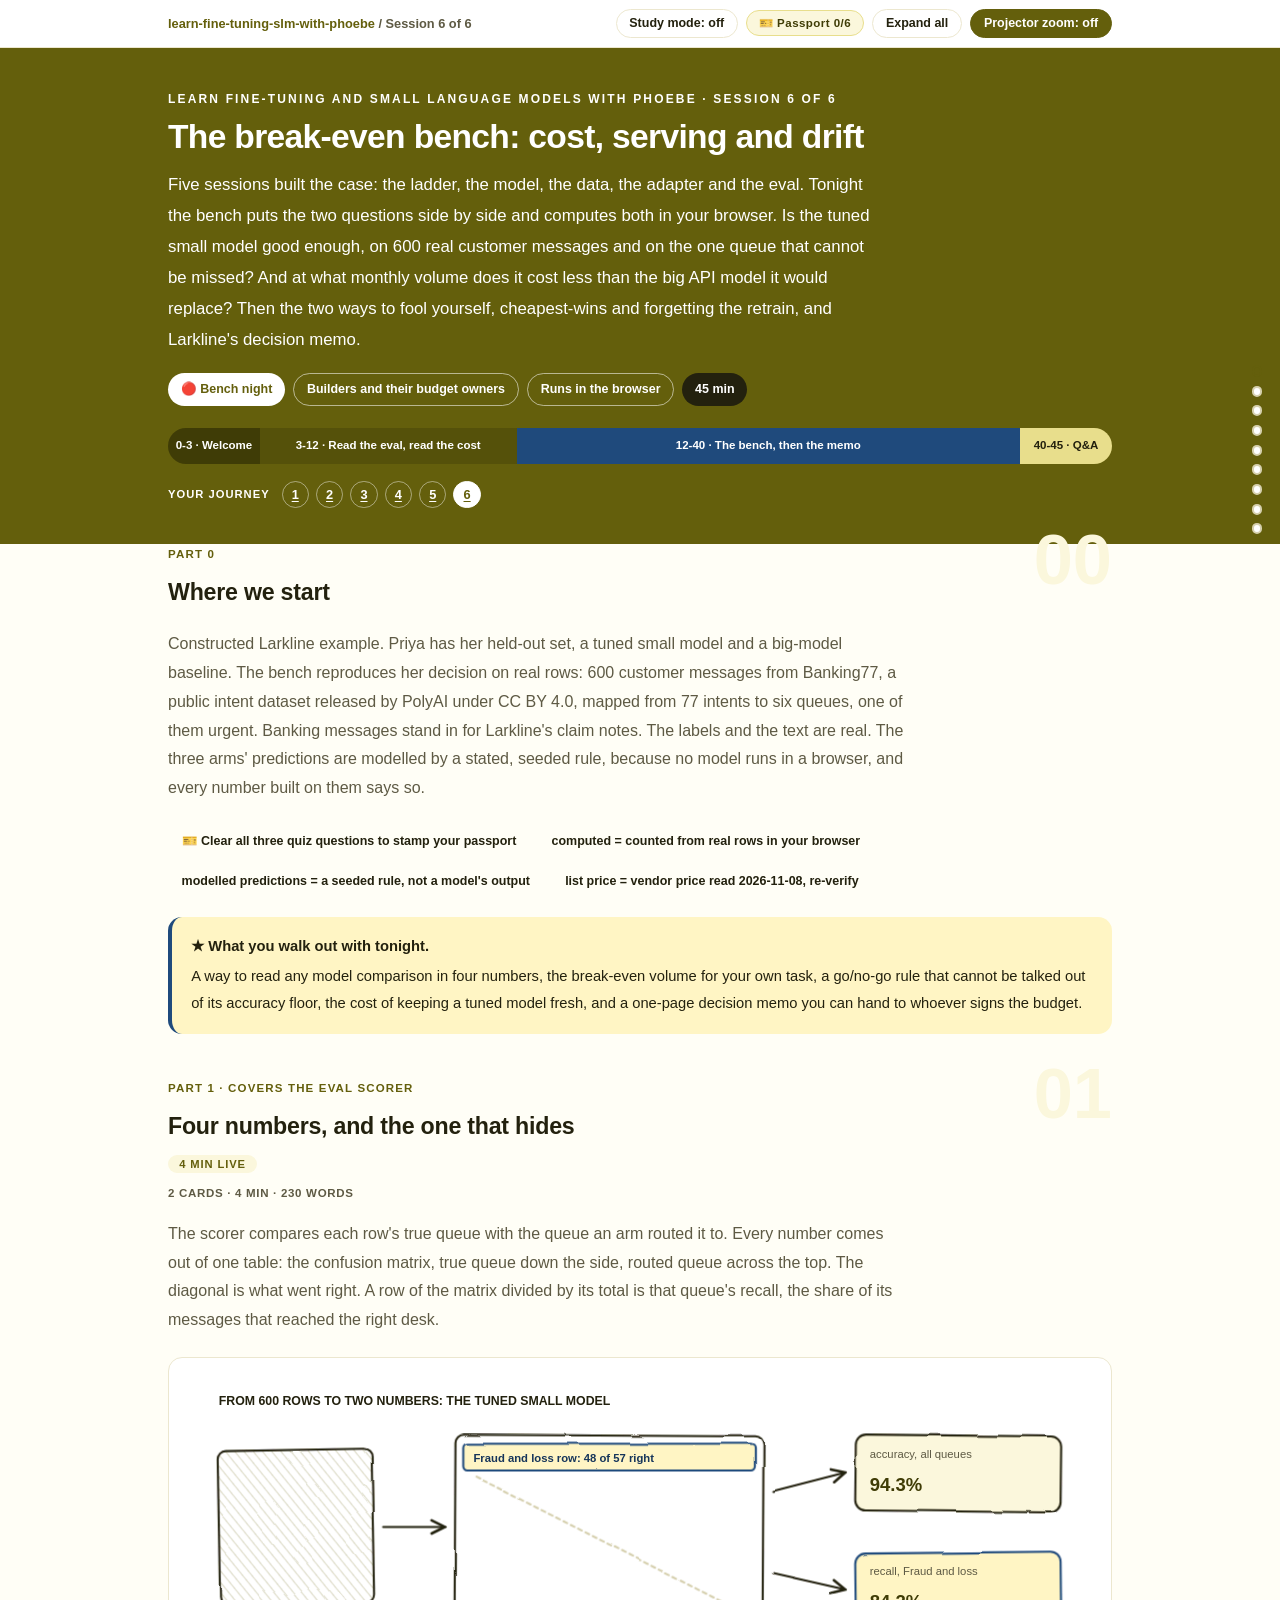
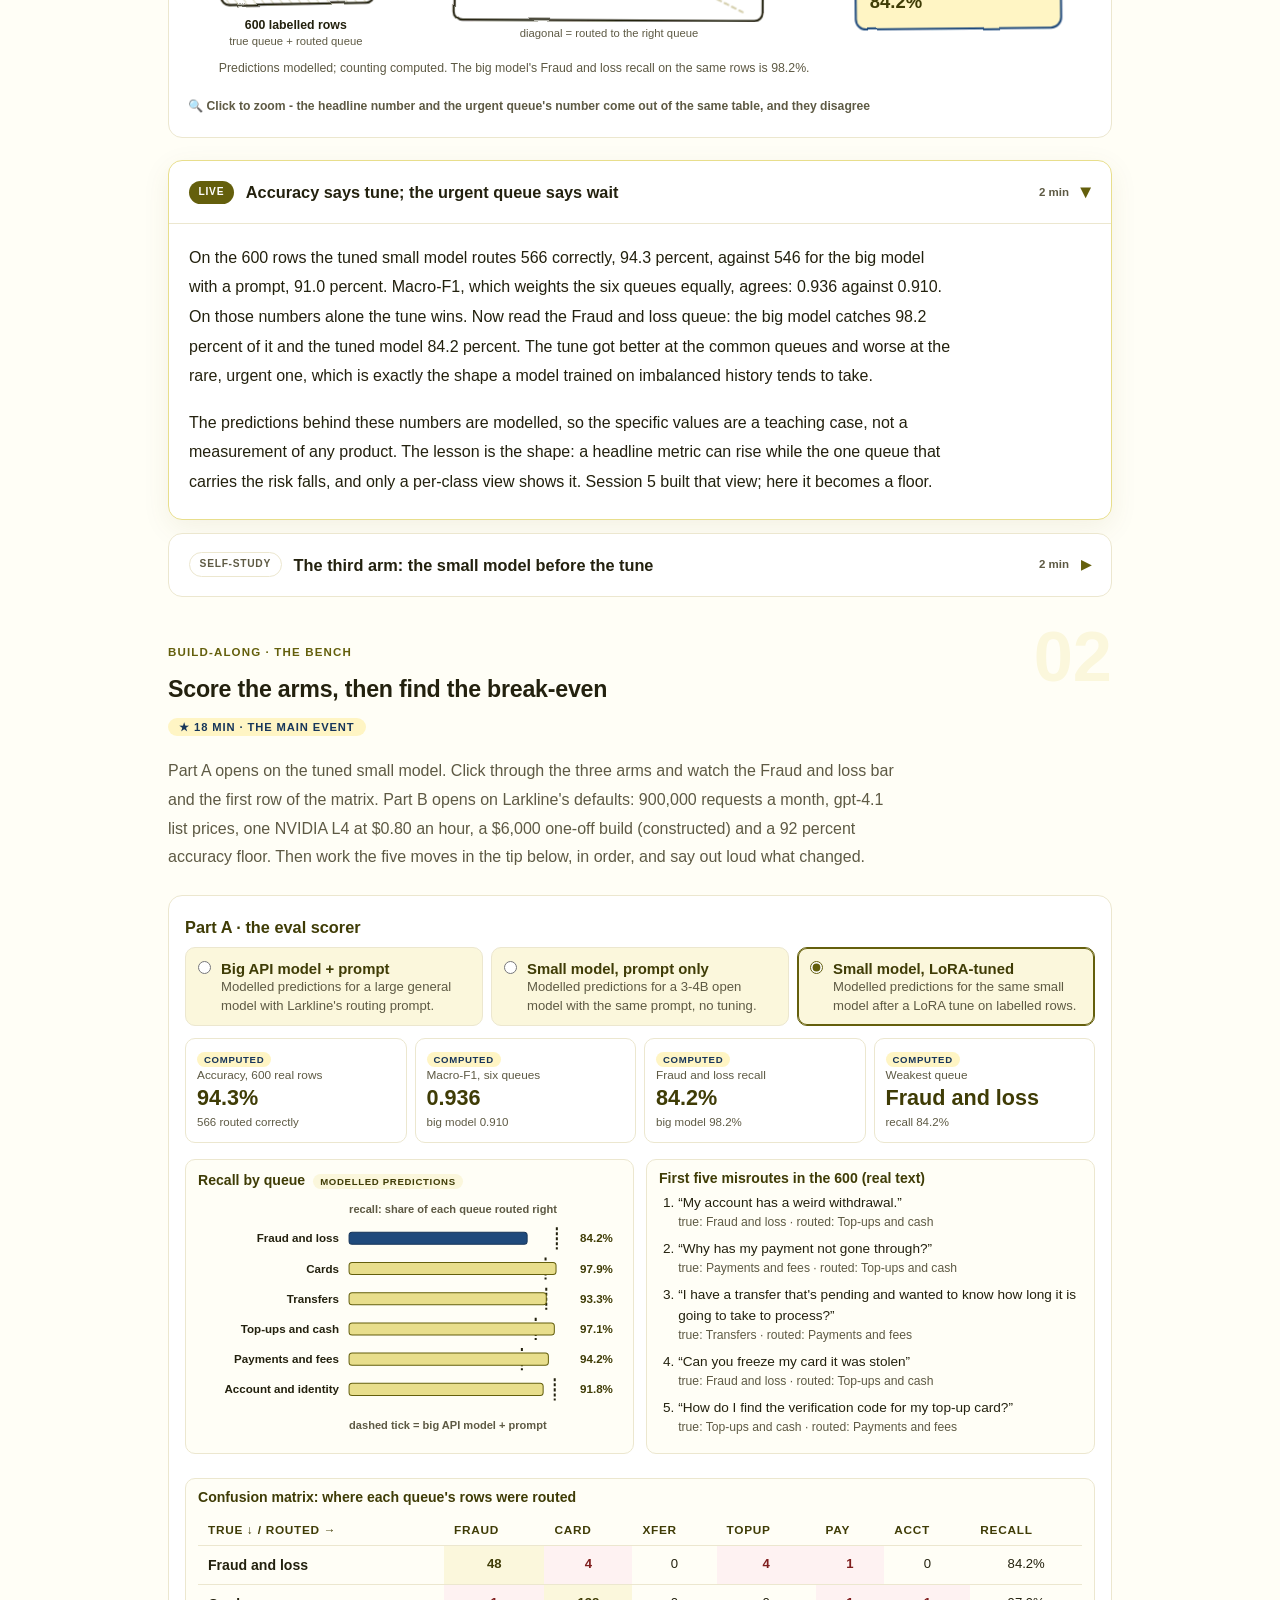
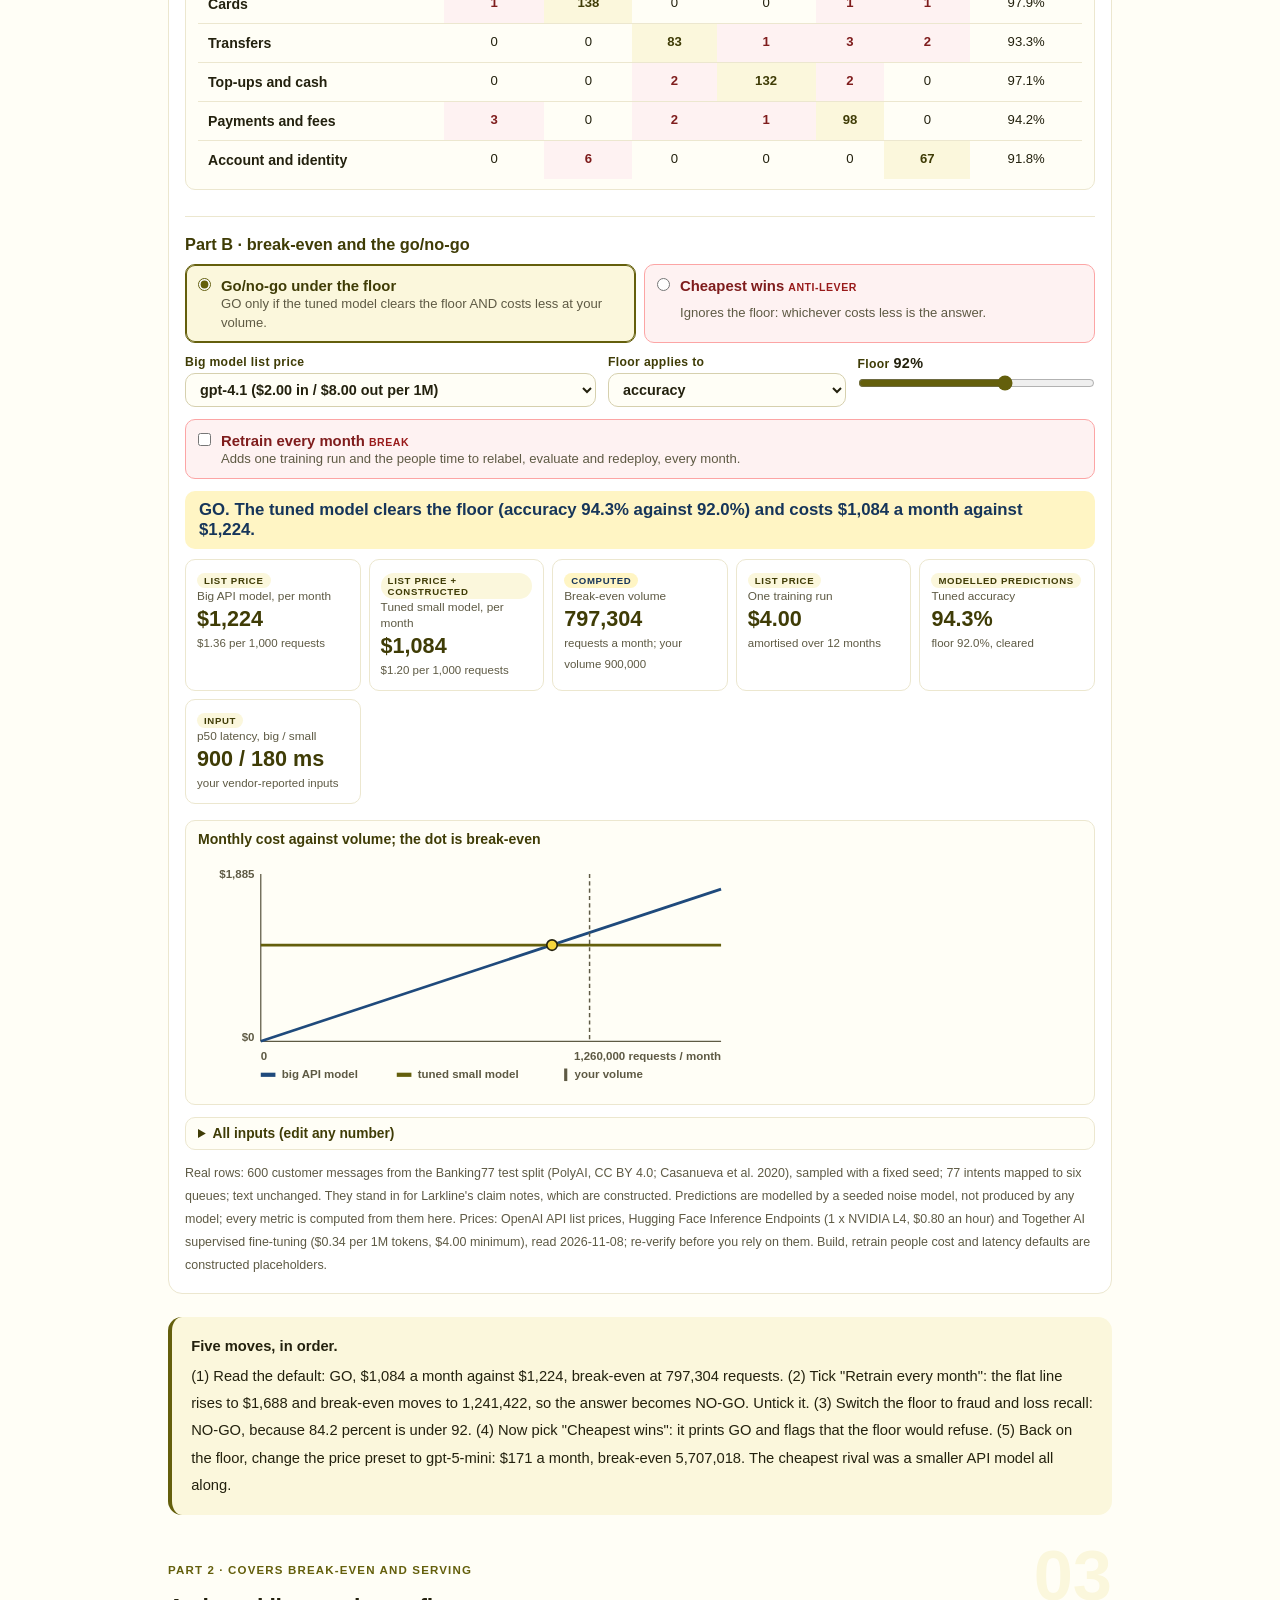
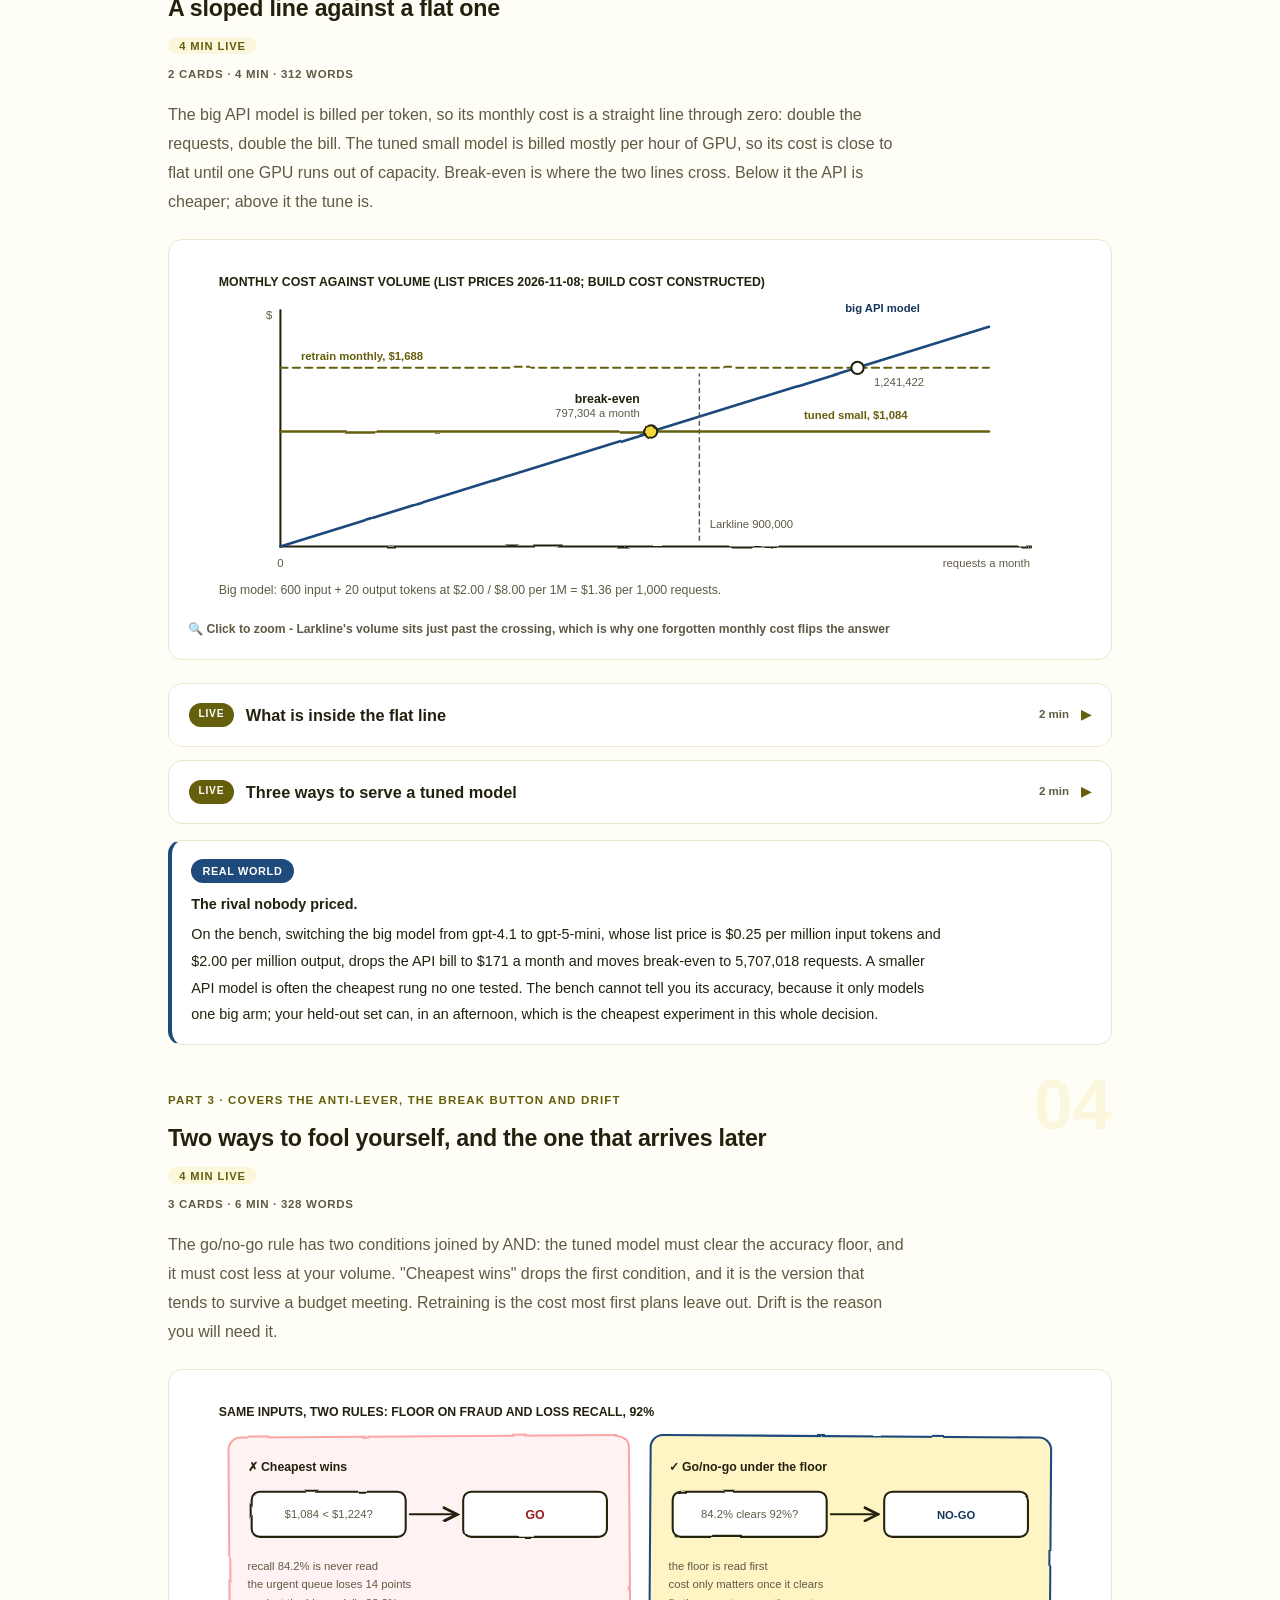
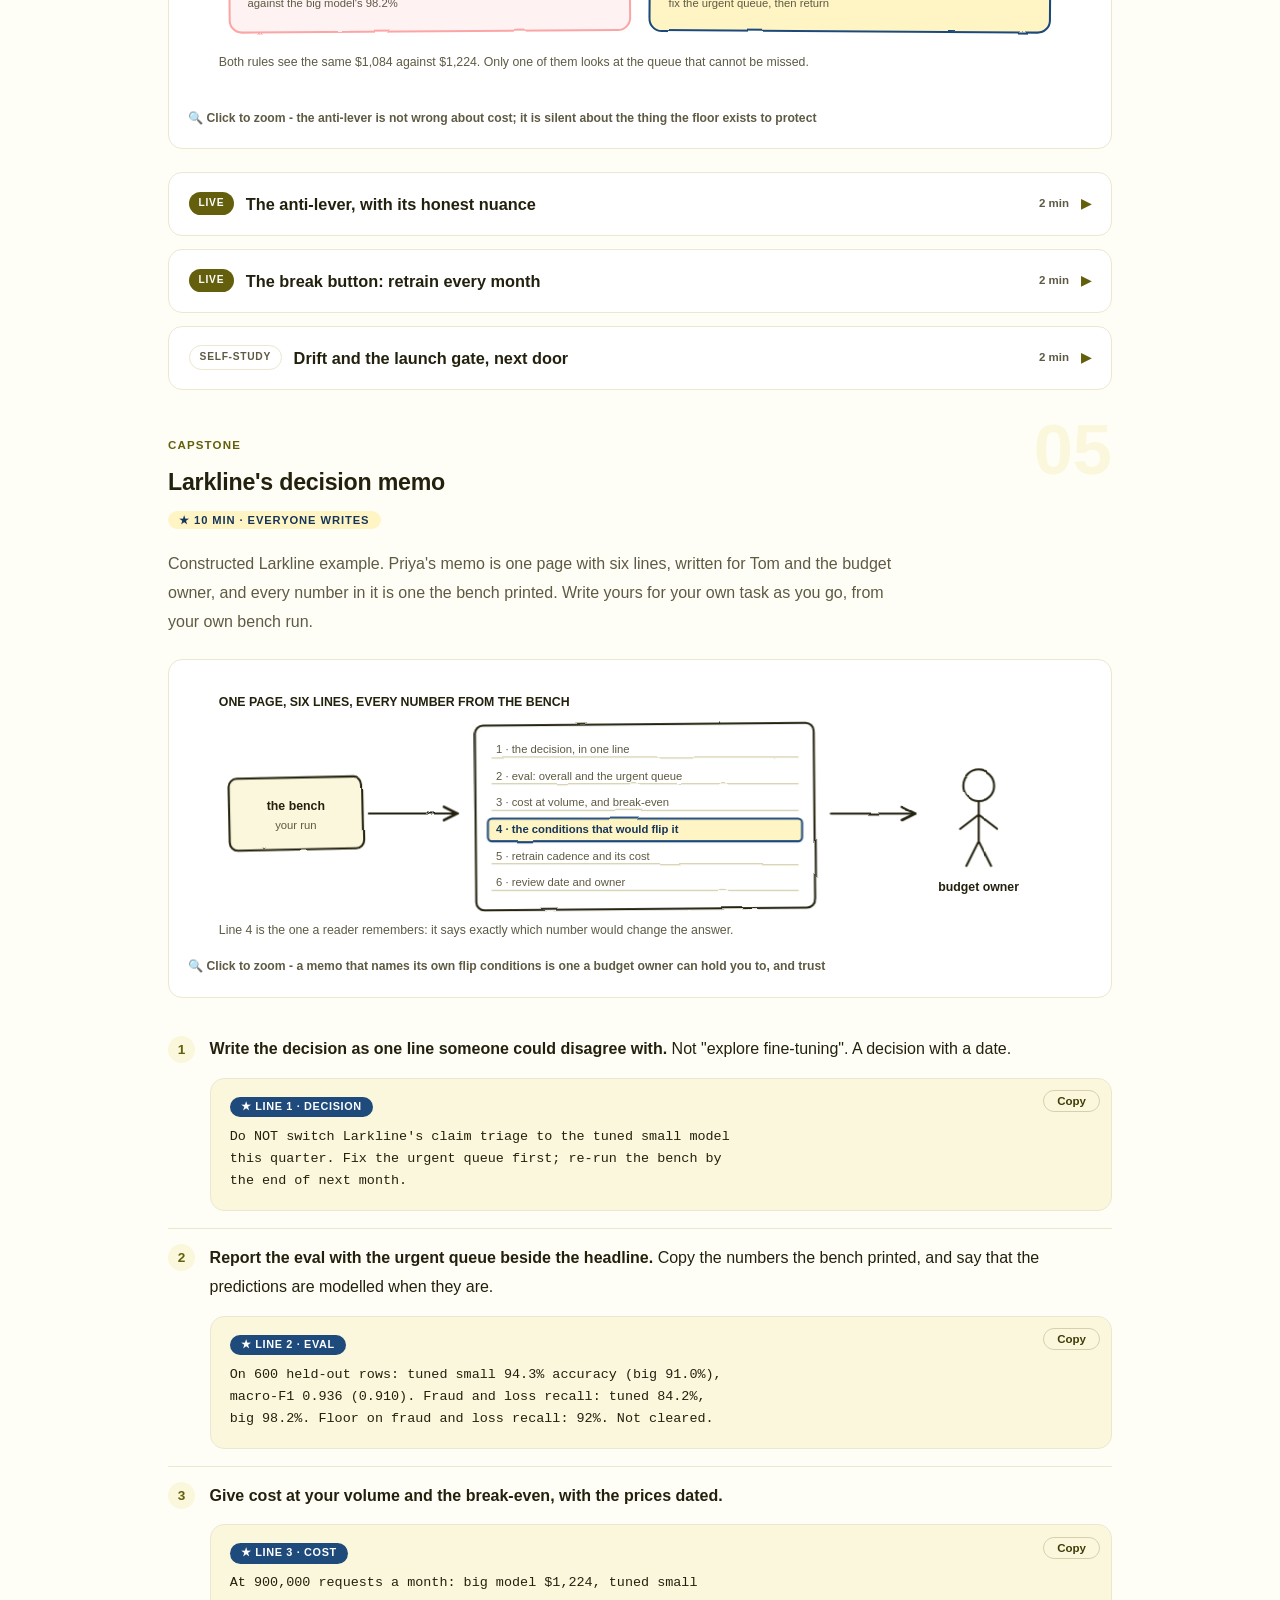
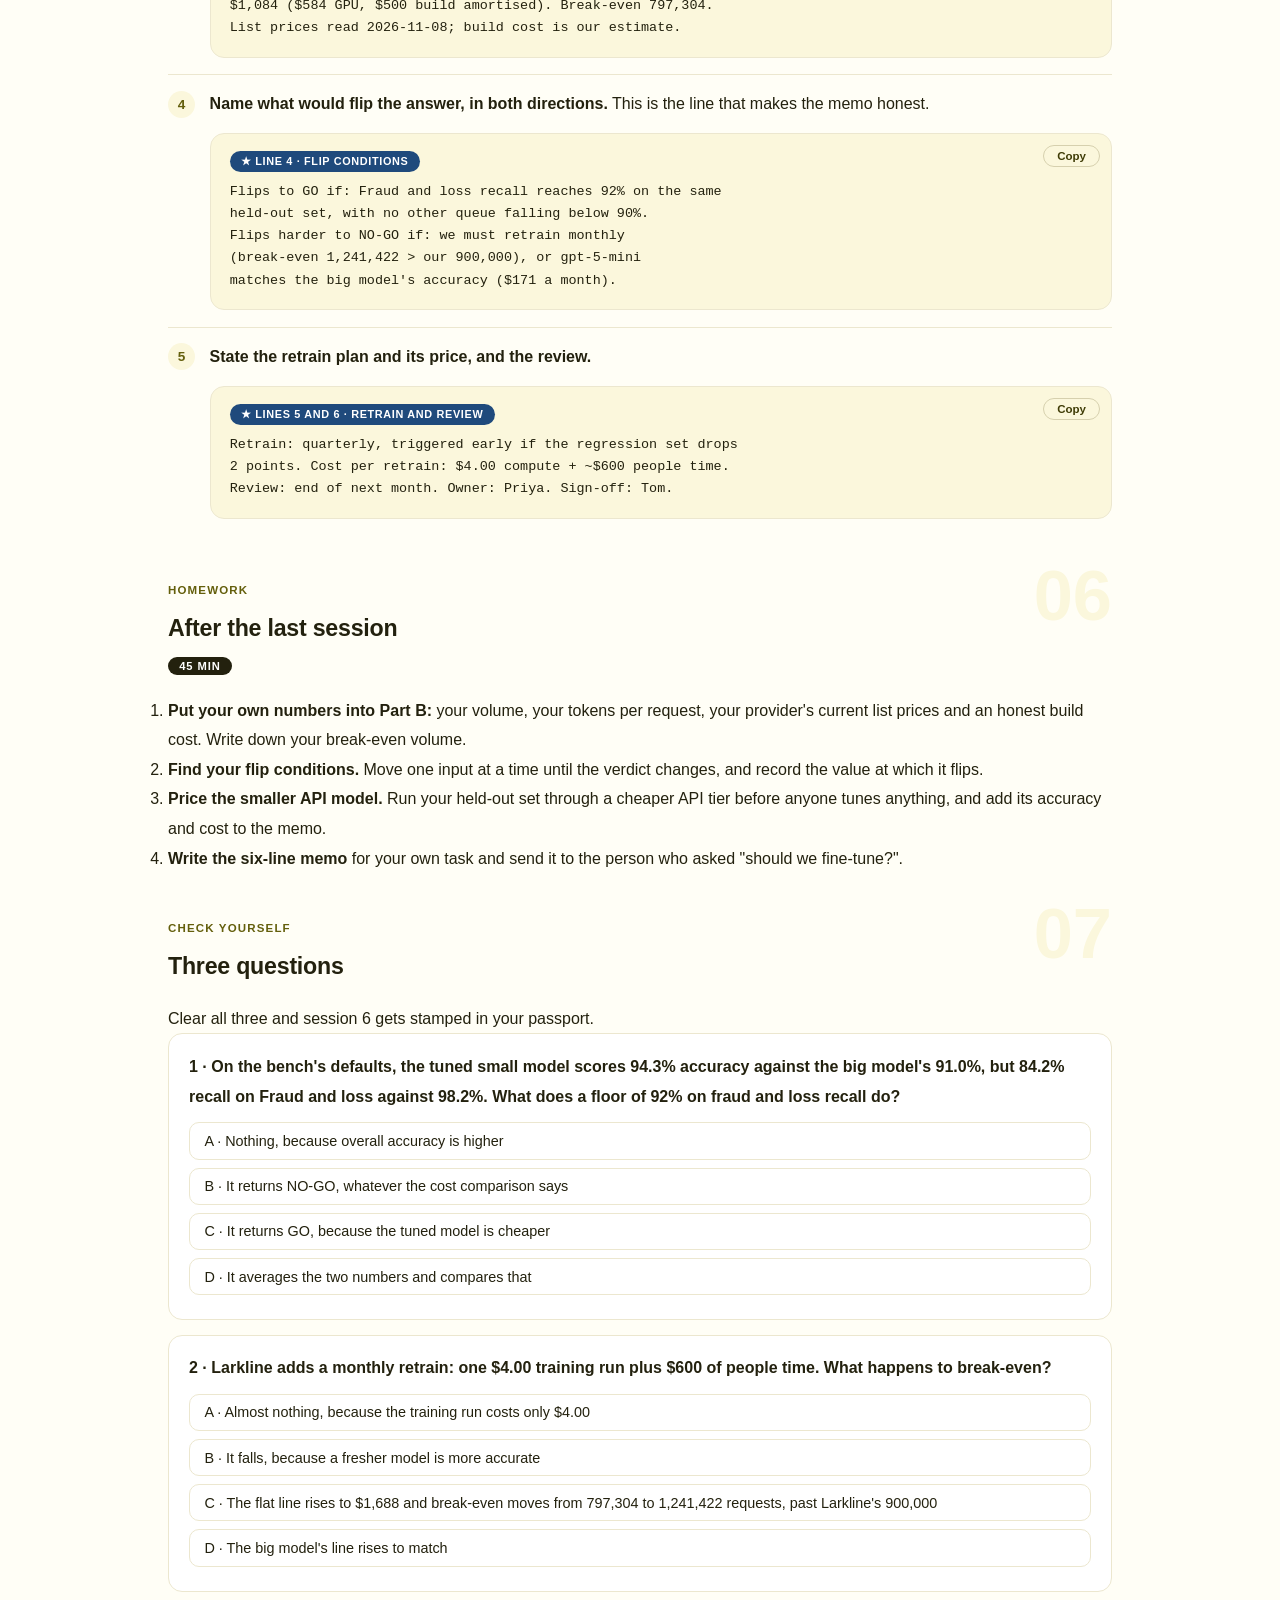
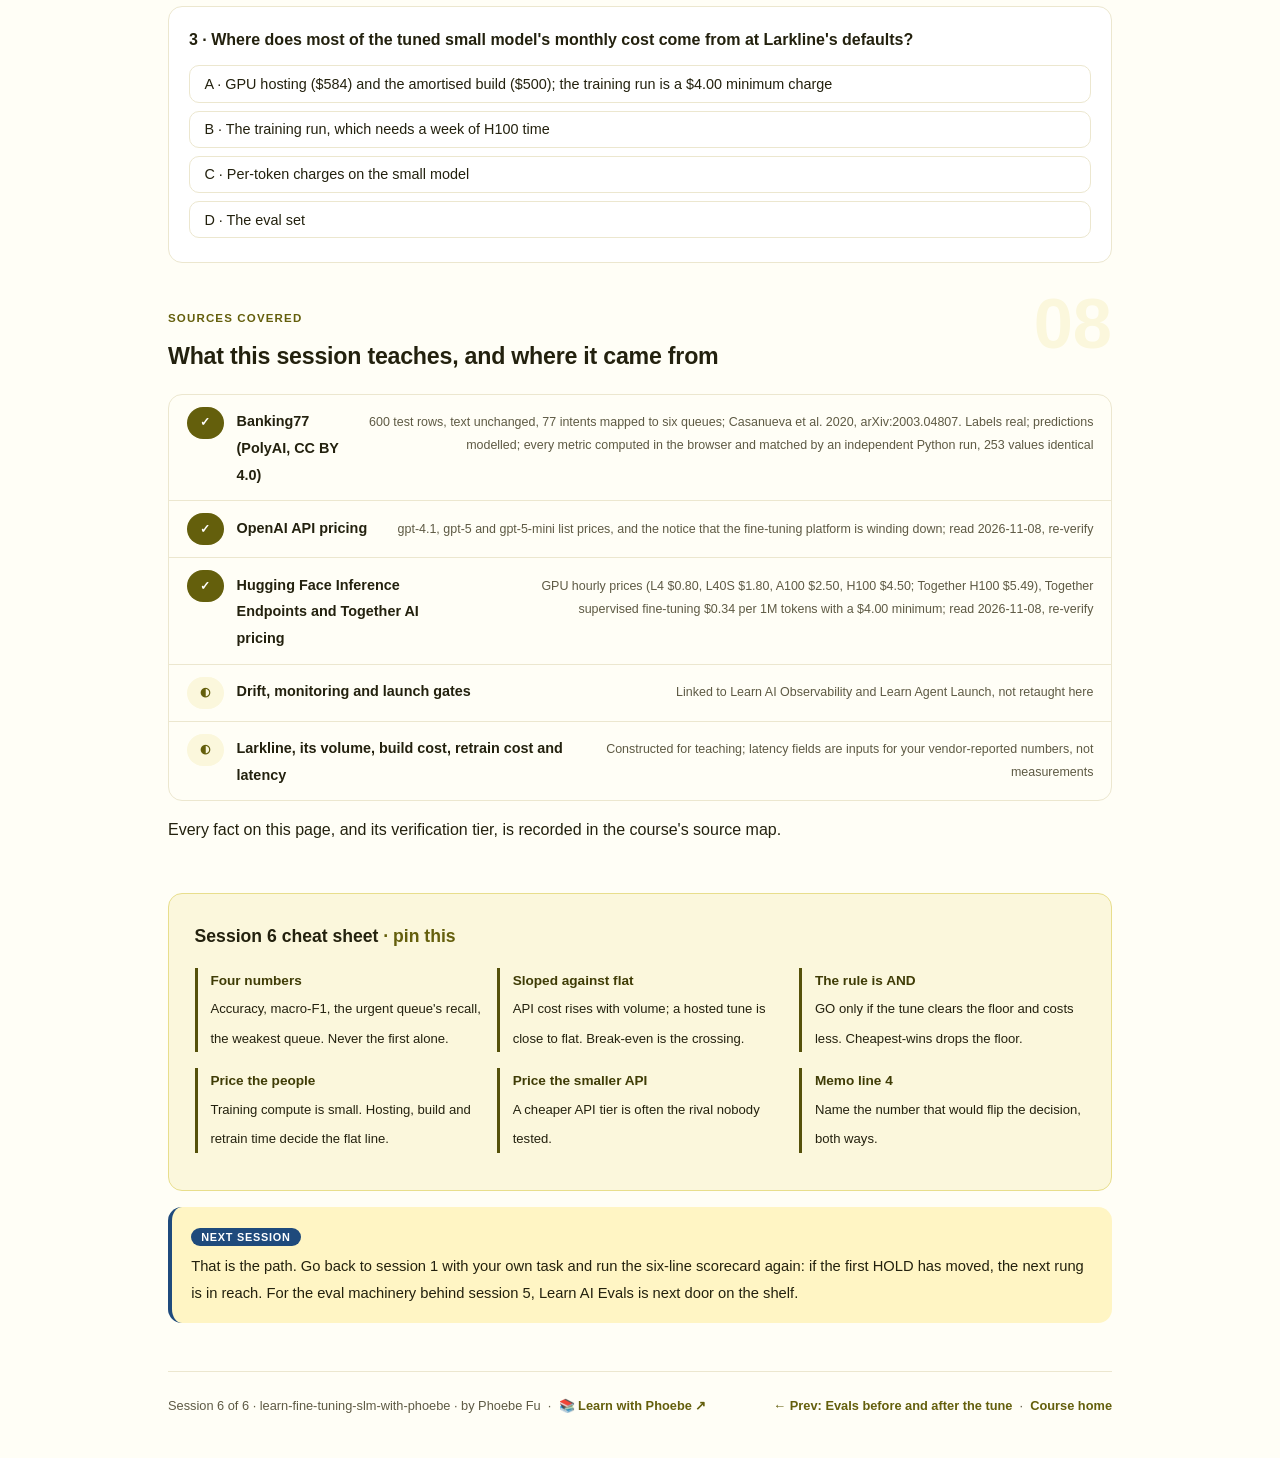
<file: courses/06-the-break-even-bench.html>
<!DOCTYPE html>
<html lang="en">
<head>
<meta charset="UTF-8">
<meta name="viewport" content="width=device-width, initial-scale=1.0">
<!-- social:start -->
<meta name="description" content="Session 6 of 6. The bench: 600 real customer messages scored for three model arms, then the monthly cost of a big API model against a tuned small model, the break-even volume, a go/no-go under an accuracy floor, the cheapest-wins trap, the retrain-every-month break button, serving options, drift, and Larkline's decision memo.">
<meta property="og:type" content="article">
<meta property="og:site_name" content="Learn with Phoebe">
<meta property="og:title" content="The break-even bench: cost, serving and drift - learn fine-tuning slm with phoebe">
<meta property="og:description" content="Session 6 of 6. Score the arms on 600 real rows, find the volume where a tuned small model pays, and see why cheapest-wins is a trap.">
<meta property="og:url" content="https://phoebefu6.github.io/learn-fine-tuning-slm-with-phoebe/courses/06-the-break-even-bench.html">
<meta property="og:image" content="https://phoebefu6.github.io/learn-fine-tuning-slm-with-phoebe/assets/og-cover.png">
<meta property="og:image:width" content="1200">
<meta property="og:image:height" content="630">
<meta name="twitter:card" content="summary_large_image">
<meta name="twitter:title" content="The break-even bench: cost, serving and drift - learn fine-tuning slm with phoebe">
<meta name="twitter:description" content="Session 6 of 6. Eval scorer, break-even volume and a go/no-go under a floor, computed in your browser.">
<meta name="twitter:image" content="https://phoebefu6.github.io/learn-fine-tuning-slm-with-phoebe/assets/og-cover.png">
<!-- social:end -->
<title>Session 6 · The break-even bench: cost, serving and drift - learn fine-tuning slm with phoebe</title>
<link rel="stylesheet" href="../assets/style.css?v=2">
</head>
<body>

<div class="toolbar">
  <div class="wrap">
    <span class="crumb"><a href="../index.html">learn-fine-tuning-slm-with-phoebe</a> / Session 6 of 6</span>
    <button class="btn" id="toggle-all" type="button">Expand all</button>
    <button class="btn primary" id="zoom-toggle" type="button">Projector zoom: off</button>
  </div>
</div>

<header class="masthead">
  <div class="wrap">
    <div class="eyebrow">Learn Fine-tuning and Small Language Models with Phoebe · Session 6 of 6</div>
    <h1>The <span class="accent">break-even</span> bench: cost, serving and drift</h1>
    <p class="sub">Five sessions built the case: the ladder, the model, the data, the adapter and the eval. Tonight the bench puts the two questions side by side and computes both in your browser. Is the tuned small model good enough, on 600 real customer messages and on the one queue that cannot be missed? And at what monthly volume does it cost less than the big API model it would replace? Then the two ways to fool yourself, cheapest-wins and forgetting the retrain, and Larkline's decision memo.</p>
    <div class="chip-row">
      <span class="chip level">🔴 Bench night</span>
      <span class="chip audience">Builders and their budget owners</span>
      <span class="chip audience">Runs in the browser</span>
      <span class="chip time">45 min</span>
    </div>
    <div class="agenda">
      <span class="a1" style="flex:1">0-3 · Welcome</span>
      <span class="a2" style="flex:3">3-12 · Read the eval, read the cost</span>
      <span class="a3" style="flex:6">12-40 · The bench, then the memo</span>
      <span class="a4" style="flex:1">40-45 · Q&amp;A</span>
    </div>
  </div>
</header>

<main class="wrap">

  <section class="section" id="intro">
    <div class="section-kicker">
      <span class="klabel">Part 0</span>
      <h2>Where we start</h2>
    </div>
    <p class="lede">Constructed Larkline example. Priya has her held-out set, a tuned small model and a big-model baseline. The bench reproduces her decision on real rows: 600 customer messages from Banking77, a public intent dataset released by PolyAI under CC BY 4.0, mapped from 77 intents to six queues, one of them urgent. Banking messages stand in for Larkline's claim notes. The labels and the text are real. The three arms' predictions are modelled by a stated, seeded rule, because no model runs in a browser, and every number built on them says so.</p>

    <div class="legend">
      <span class="pill">🎫 Clear all three quiz questions to stamp your passport</span>
      <span class="pill">computed = counted from real rows in your browser</span>
      <span class="pill">modelled predictions = a seeded rule, not a model's output</span>
      <span class="pill">list price = vendor price read 2026-11-08, re-verify</span>
    </div>

    <div class="callout win">
      <p><strong>★ What you walk out with tonight.</strong> A way to read any model comparison in four numbers, the break-even volume for your own task, a go/no-go rule that cannot be talked out of its accuracy floor, the cost of keeping a tuned model fresh, and a one-page decision memo you can hand to whoever signs the budget.</p>
    </div>
  </section>

  <section class="section" id="part-1">
    <div class="section-kicker">
      <span class="klabel">Part 1 · covers the eval scorer</span>
      <h2>Four numbers, and the one that hides</h2>
      <span class="tag concept">4 min live</span>
    </div>
    <p class="lede">The scorer compares each row's true queue with the queue an arm routed it to. Every number comes out of one table: the confusion matrix, true queue down the side, routed queue across the top. The diagonal is what went right. A row of the matrix divided by its total is that queue's recall, the share of its messages that reached the right desk.</p>

    <figure class="zoomable">
      <svg viewBox="0 0 880 300" xmlns="http://www.w3.org/2000/svg" role="img" aria-label="How a row becomes a number. 600 labelled rows, each with a true queue and a routed queue, flow into a six by six confusion matrix. The diagonal counts correct routes and gives accuracy, 566 of 600 for the tuned model, 94.3 percent. The first row, Fraud and loss, is highlighted: 48 of its 57 rows reached the right queue, a recall of 84.2 percent.">
        <defs>
          <filter id="f6aSk" x="-3%" y="-3%" width="106%" height="106%"><feTurbulence type="fractalNoise" baseFrequency="0.02" numOctaves="2" seed="61" result="n"/><feDisplacementMap in="SourceGraphic" in2="n" scale="2.4" xChannelSelector="R" yChannelSelector="G"/></filter>
          <pattern id="f6aHc" patternUnits="userSpaceOnUse" width="7" height="7" patternTransform="rotate(-38)"><line x1="0" y1="0" x2="0" y2="7" stroke="#645F0C" stroke-width="1" opacity=".5"/></pattern>
          <marker id="f6aAr" viewBox="0 0 10 10" refX="9" refY="5" markerWidth="8" markerHeight="8" orient="auto"><path d="M1 1 L9 5 L1 9" fill="none" stroke="#23210E" stroke-width="1.6" stroke-linecap="round"/></marker>
        </defs>
        <style>
          .f6aH { font: 800 12px Inter, sans-serif; fill: #23210E; }
          .f6aL { font: 600 12px Inter, sans-serif; fill: #23210E; }
          .f6aS { font: 400 11px Inter, sans-serif; fill: #5E5A44; }
          .f6aB { font: 800 11px Inter, sans-serif; fill: #16355A; }
          .f6aA { font: 700 11px Inter, sans-serif; fill: #645F0C; }
          .f6aV { font: 800 18px Inter, sans-serif; fill: #3F3C06; }
          .f6aN { font: 400 12px Inter, sans-serif; fill: #5E5A44; }
        </style>

        <text class="f6aH" x="30" y="26">FROM 600 ROWS TO TWO NUMBERS: THE TUNED SMALL MODEL</text>

        <g filter="url(#f6aSk)" fill="none" stroke="#23210E" stroke-width="2" stroke-linecap="round" stroke-linejoin="round">
          <rect x="30" y="70" width="150" height="150" rx="8" transform="rotate(-1 105 145)" fill="url(#f6aHc)"/>
          <path d="M190 145 L250 145" marker-end="url(#f6aAr)"/>
          <rect x="260" y="56" width="300" height="180" rx="8" transform="rotate(0.3 410 146)" fill="#FFFFFF"/>
          <rect x="268" y="64" width="284" height="26" rx="4" fill="#FFF5C4" stroke="#1F4A7C"/>
          <path d="M280 96 L540 228" stroke="#D6D0AE" stroke-dasharray="4 4"/>
          <path d="M570 110 L640 92" marker-end="url(#f6aAr)"/>
          <path d="M570 190 L640 206" marker-end="url(#f6aAr)"/>
          <rect x="650" y="56" width="200" height="74" rx="10" transform="rotate(0.6 750 93)" fill="#FBF7DC"/>
          <rect x="650" y="170" width="200" height="74" rx="10" transform="rotate(-0.6 750 207)" fill="#FFF5C4" stroke="#1F4A7C"/>
        </g>

        <text class="f6aL" x="105" y="244" text-anchor="middle">600 labelled rows</text>
        <text class="f6aS" x="105" y="260" text-anchor="middle">true queue + routed queue</text>
        <text class="f6aB" x="278" y="82">Fraud and loss row: 48 of 57 right</text>
        <text class="f6aS" x="410" y="252" text-anchor="middle">diagonal = routed to the right queue</text>
        <text class="f6aS" x="664" y="78">accuracy, all queues</text>
        <text class="f6aV" x="664" y="110">94.3%</text>
        <text class="f6aS" x="664" y="192">recall, Fraud and loss</text>
        <text class="f6aV" x="664" y="224">84.2%</text>

        <text class="f6aN" x="30" y="286">Predictions modelled; counting computed. The big model's Fraud and loss recall on the same rows is 98.2%.</text>
      </svg>
      <figcaption>🔍 Click to zoom - the headline number and the urgent queue's number come out of the same table, and they disagree</figcaption>
    </figure>

    <details class="card" open>
      <summary><span class="mode live">Live</span>Accuracy says tune; the urgent queue says wait<span class="mini">2 min</span><span class="caret">▶</span></summary>
      <div class="body">
        <p>On the 600 rows the tuned small model routes 566 correctly, 94.3 percent, against 546 for the big model with a prompt, 91.0 percent. Macro-F1, which weights the six queues equally, agrees: 0.936 against 0.910. On those numbers alone the tune wins. Now read the Fraud and loss queue: the big model catches 98.2 percent of it and the tuned model 84.2 percent. The tune got better at the common queues and worse at the rare, urgent one, which is exactly the shape a model trained on imbalanced history tends to take.</p>
        <p>The predictions behind these numbers are modelled, so the specific values are a teaching case, not a measurement of any product. The lesson is the shape: a headline metric can rise while the one queue that carries the risk falls, and only a per-class view shows it. Session 5 built that view; here it becomes a floor.</p>
      </div>
    </details>

    <details class="card">
      <summary><span class="mode self">Self-study</span>The third arm: the small model before the tune<span class="mini">2 min</span><span class="caret">▶</span></summary>
      <div class="body">
        <p>The bench also scores the same small model with the prompt only: 74.2 percent accuracy, macro-F1 0.736, with Payments and fees its weakest queue at 63.5 percent. The gap from 74.2 to 94.3 is the tune's contribution, and the gap from 74.2 to 91.0 is what the big model's size buys without any tuning. Comparing a tuned small model only against the big one hides the first gap; comparing it only against its own untuned self hides the second. Show both.</p>
      </div>
    </details>
  </section>

  <section class="section" id="bench">
    <div class="section-kicker">
      <span class="klabel">Build-along · the bench</span>
      <h2>Score the arms, then find the break-even</h2>
      <span class="tag demo">★ 18 min · the main event</span>
    </div>
    <p class="lede">Part A opens on the tuned small model. Click through the three arms and watch the Fraud and loss bar and the first row of the matrix. Part B opens on Larkline's defaults: 900,000 requests a month, gpt-4.1 list prices, one NVIDIA L4 at $0.80 an hour, a $6,000 one-off build (constructed) and a 92 percent accuracy floor. Then work the five moves in the tip below, in order, and say out loud what changed.</p>

    <div id="ftn-bench" data-arm="tuned"></div>

    <div class="callout tip">
      <p><strong>Five moves, in order.</strong> (1) Read the default: GO, $1,084 a month against $1,224, break-even at 797,304 requests. (2) Tick "Retrain every month": the flat line rises to $1,688 and break-even moves to 1,241,422, so the answer becomes NO-GO. Untick it. (3) Switch the floor to fraud and loss recall: NO-GO, because 84.2 percent is under 92. (4) Now pick "Cheapest wins": it prints GO and flags that the floor would refuse. (5) Back on the floor, change the price preset to gpt-5-mini: $171 a month, break-even 5,707,018. The cheapest rival was a smaller API model all along.</p>
    </div>
  </section>

  <section class="section" id="part-2">
    <div class="section-kicker">
      <span class="klabel">Part 2 · covers break-even and serving</span>
      <h2>A sloped line against a flat one</h2>
      <span class="tag concept">4 min live</span>
    </div>
    <p class="lede">The big API model is billed per token, so its monthly cost is a straight line through zero: double the requests, double the bill. The tuned small model is billed mostly per hour of GPU, so its cost is close to flat until one GPU runs out of capacity. Break-even is where the two lines cross. Below it the API is cheaper; above it the tune is.</p>

    <figure class="zoomable">
      <svg viewBox="0 0 880 340" xmlns="http://www.w3.org/2000/svg" role="img" aria-label="Monthly cost against monthly requests. The big API model at gpt-4.1 list prices rises in a straight line, 1.36 dollars per 1,000 requests. The tuned small model is a flat line at 1,084 dollars a month, crossing the big model at 797,304 requests. Larkline's 900,000 sits just past the crossing. With a monthly retrain the flat line rises to 1,688 dollars and the crossing moves to 1,241,422, past Larkline's volume.">
        <defs>
          <filter id="f6bSk" x="-3%" y="-3%" width="106%" height="106%"><feTurbulence type="fractalNoise" baseFrequency="0.02" numOctaves="2" seed="67" result="n"/><feDisplacementMap in="SourceGraphic" in2="n" scale="2.4" xChannelSelector="R" yChannelSelector="G"/></filter>
        </defs>
        <style>
          .f6bH { font: 800 12px Inter, sans-serif; fill: #23210E; }
          .f6bL { font: 600 12px Inter, sans-serif; fill: #23210E; }
          .f6bS { font: 400 11px Inter, sans-serif; fill: #5E5A44; }
          .f6bB { font: 800 11px Inter, sans-serif; fill: #16355A; }
          .f6bA { font: 700 11px Inter, sans-serif; fill: #645F0C; }
          .f6bN { font: 400 12px Inter, sans-serif; fill: #5E5A44; }
        </style>

        <text class="f6bH" x="30" y="26">MONTHLY COST AGAINST VOLUME (LIST PRICES 2026-11-08; BUILD COST CONSTRUCTED)</text>

        <g filter="url(#f6bSk)" fill="none" stroke="#23210E" stroke-width="2" stroke-linecap="round" stroke-linejoin="round">
          <path d="M90 280 L820 280"/>
          <path d="M90 280 L90 50"/>
          <path d="M90 280 L780 66" stroke="#1F4A7C" stroke-width="2.6"/>
          <path d="M90 168 L780 168" stroke="#645F0C" stroke-width="2.6"/>
          <path d="M90 106 L780 106" stroke="#645F0C" stroke-width="2" stroke-dasharray="7 5"/>
          <circle cx="451" cy="168" r="6" fill="#F5D63D"/>
          <circle cx="652" cy="106" r="6" fill="#FFFFFF"/>
          <path d="M498 274 L498 112" stroke="#5E5A44" stroke-width="1.4" stroke-dasharray="4 4"/>
        </g>

        <text class="f6bB" x="640" y="52">big API model</text>
        <text class="f6bA" x="600" y="156">tuned small, $1,084</text>
        <text class="f6bA" x="110" y="98">retrain monthly, $1,688</text>
        <text class="f6bL" x="440" y="140" text-anchor="end">break-even</text>
        <text class="f6bS" x="440" y="154" text-anchor="end">797,304 a month</text>
        <text class="f6bS" x="668" y="124">1,241,422</text>
        <text class="f6bS" x="508" y="262">Larkline 900,000</text>
        <text class="f6bS" x="90" y="300" text-anchor="middle">0</text>
        <text class="f6bS" x="820" y="300" text-anchor="end">requests a month</text>
        <text class="f6bS" x="82" y="58" text-anchor="end">$</text>

        <text class="f6bN" x="30" y="326">Big model: 600 input + 20 output tokens at $2.00 / $8.00 per 1M = $1.36 per 1,000 requests.</text>
      </svg>
      <figcaption>🔍 Click to zoom - Larkline's volume sits just past the crossing, which is why one forgotten monthly cost flips the answer</figcaption>
    </figure>

    <details class="card">
      <summary><span class="mode live">Live</span>What is inside the flat line<span class="mini">2 min</span><span class="caret">▶</span></summary>
      <div class="body">
        <p>Three things, and the training run is the smallest. Hosting: one NVIDIA L4 (24 GB) on Hugging Face Inference Endpoints lists at $0.80 an hour, so 730 hours is $584 a month. The one-off build, the labelling, eval and integration work, is set at $6,000 (constructed; put your own in) and amortised over 12 months, $500 a month. The training run itself: 2,000 examples of 150 tokens for 3 epochs is 900,000 tokens, which at Together AI's $0.34 per million supervised fine-tuning price is $0.31, so the $4.00 minimum charge applies. Hosting and people are the cost. GPUs for training, at this size, are a rounding error.</p>
        <p>On the other side, the big model's line is $1.36 per 1,000 requests at gpt-4.1's list price of $2.00 per million input tokens and $8.00 per million output. Most of that is input: Larkline's prompt carries instructions and four worked examples on every single call. A tuned model needs neither, which is one of the quiet savings a tune buys.</p>
      </div>
    </details>

    <details class="card">
      <summary><span class="mode live">Live</span>Three ways to serve a tuned model<span class="mini">2 min</span><span class="caret">▶</span></summary>
      <div class="body">
        <p><strong>A dedicated GPU you rent by the hour.</strong> Flat cost, your own capacity, the shape the bench models. Hugging Face lists an L4 at $0.80, an L40S (48 GB) at $1.80, an A100 (80 GB) at $2.50 and an H100 (80 GB) at $4.50 an hour; Together AI lists a dedicated H100 at $5.49. <strong>Serverless per-token hosting.</strong> Some providers serve small open models per token, Together lists Qwen3.5 9B at $0.17 input and $0.25 output per million, which turns the flat line back into a shallow slope; check whether your provider serves your own adapter on that price. <strong>The vendor's own fine-tuning API.</strong> No GPUs to run, but OpenAI's platform, the best-known one, is closed to new users, with jobs for existing customers until January 6, 2027.</p>
        <p>All of these prices were read on 2026-11-08 and change often. Re-verify before any number leaves the room.</p>
      </div>
    </details>

    <div class="callout example">
      <span class="ex-pill">Real world</span>
      <p><strong>The rival nobody priced.</strong> On the bench, switching the big model from gpt-4.1 to gpt-5-mini, whose list price is $0.25 per million input tokens and $2.00 per million output, drops the API bill to $171 a month and moves break-even to 5,707,018 requests. A smaller API model is often the cheapest rung no one tested. The bench cannot tell you its accuracy, because it only models one big arm; your held-out set can, in an afternoon, which is the cheapest experiment in this whole decision.</p>
    </div>
  </section>

  <section class="section" id="part-3">
    <div class="section-kicker">
      <span class="klabel">Part 3 · covers the anti-lever, the break button and drift</span>
      <h2>Two ways to fool yourself, and the one that arrives later</h2>
      <span class="tag concept">4 min live</span>
    </div>
    <p class="lede">The go/no-go rule has two conditions joined by AND: the tuned model must clear the accuracy floor, and it must cost less at your volume. "Cheapest wins" drops the first condition, and it is the version that tends to survive a budget meeting. Retraining is the cost most first plans leave out. Drift is the reason you will need it.</p>

    <figure class="zoomable">
      <svg viewBox="0 0 880 300" xmlns="http://www.w3.org/2000/svg" role="img" aria-label="Two panels, same inputs: the floor applies to fraud and loss recall at 92 percent. Left, cheapest wins: tuned costs 1,084 against 1,224, so GO, and the 84.2 percent recall is never checked. Right, go/no-go under the floor: the recall check comes first, 84.2 is under 92, so NO-GO before cost is read.">
        <defs>
          <filter id="f6cSk" x="-3%" y="-3%" width="106%" height="106%"><feTurbulence type="fractalNoise" baseFrequency="0.02" numOctaves="2" seed="71" result="n"/><feDisplacementMap in="SourceGraphic" in2="n" scale="2.4" xChannelSelector="R" yChannelSelector="G"/></filter>
          <marker id="f6cAr" viewBox="0 0 10 10" refX="9" refY="5" markerWidth="8" markerHeight="8" orient="auto"><path d="M1 1 L9 5 L1 9" fill="none" stroke="#23210E" stroke-width="1.6" stroke-linecap="round"/></marker>
        </defs>
        <style>
          .f6cH { font: 800 12px Inter, sans-serif; fill: #23210E; }
          .f6cL { font: 600 12px Inter, sans-serif; fill: #23210E; }
          .f6cS { font: 400 11px Inter, sans-serif; fill: #5E5A44; }
          .f6cB { font: 800 11px Inter, sans-serif; fill: #16355A; }
          .f6cR { font: 800 12px Inter, sans-serif; fill: #991B1B; }
          .f6cN { font: 400 12px Inter, sans-serif; fill: #5E5A44; }
        </style>

        <text class="f6cH" x="30" y="26">SAME INPUTS, TWO RULES: FLOOR ON FRAUD AND LOSS RECALL, 92%</text>

        <g filter="url(#f6cSk)" fill="none" stroke="#23210E" stroke-width="2" stroke-linecap="round" stroke-linejoin="round">
          <rect x="40" y="46" width="390" height="190" rx="12" transform="rotate(-0.4 235 141)" fill="#FEF2F2" stroke="#FCA5A5"/>
          <rect x="450" y="46" width="390" height="190" rx="12" transform="rotate(0.4 645 141)" fill="#FFF5C4" stroke="#1F4A7C"/>
          <rect x="62" y="100" width="150" height="44" rx="8" fill="#FFFFFF"/>
          <path d="M216 122 L262 122" marker-end="url(#f6cAr)"/>
          <rect x="268" y="100" width="140" height="44" rx="8" fill="#FFFFFF"/>
          <rect x="472" y="100" width="150" height="44" rx="8" fill="#FFFFFF"/>
          <path d="M626 122 L672 122" marker-end="url(#f6cAr)"/>
          <rect x="678" y="100" width="140" height="44" rx="8" fill="#FFFFFF"/>
        </g>

        <text class="f6cL" x="58" y="80">✗ Cheapest wins</text>
        <text class="f6cS" x="137" y="126" text-anchor="middle">$1,084 &lt; $1,224?</text>
        <text class="f6cR" x="338" y="127" text-anchor="middle">GO</text>
        <text class="f6cS" x="58" y="176">recall 84.2% is never read</text>
        <text class="f6cS" x="58" y="194">the urgent queue loses 14 points</text>
        <text class="f6cS" x="58" y="212">against the big model's 98.2%</text>
        <text class="f6cL" x="468" y="80">✓ Go/no-go under the floor</text>
        <text class="f6cS" x="547" y="126" text-anchor="middle">84.2% clears 92%?</text>
        <text class="f6cB" x="748" y="127" text-anchor="middle">NO-GO</text>
        <text class="f6cS" x="468" y="176">the floor is read first</text>
        <text class="f6cS" x="468" y="194">cost only matters once it clears</text>
        <text class="f6cS" x="468" y="212">fix the urgent queue, then return</text>

        <text class="f6cN" x="30" y="270">Both rules see the same $1,084 against $1,224. Only one of them looks at the queue that cannot be missed.</text>
      </svg>
      <figcaption>🔍 Click to zoom - the anti-lever is not wrong about cost; it is silent about the thing the floor exists to protect</figcaption>
    </figure>

    <details class="card">
      <summary><span class="mode live">Live</span>The anti-lever, with its honest nuance<span class="mini">2 min</span><span class="caret">▶</span></summary>
      <div class="body">
        <p>Set the floor on fraud and loss recall at 92 percent and the bench prints NO-GO: 84.2 percent does not clear it. Switch to "Cheapest wins" and the same inputs print GO, with a warning that the floor would refuse. The same happens with a 96 percent floor on overall accuracy, which 94.3 does not clear. Cheapest-wins never improves a decision; at best it agrees with the floor, and when it disagrees it is the one that is wrong about risk.</p>
        <p>The nuance: the floor is only as good as the number it is set at. A floor nobody can justify ("why 92?") will be argued down in the meeting. Set it from the cost of a miss, a fraud claim routed to a slow queue, and write that reasoning in the memo.</p>
      </div>
    </details>

    <details class="card">
      <summary><span class="mode live">Live</span>The break button: retrain every month<span class="mini">2 min</span><span class="caret">▶</span></summary>
      <div class="body">
        <p>A tuned model is frozen on the day its data was labelled. If Larkline's notes drift, a new product line, a storm season, a new fraud pattern, the tune ages while the big API model is updated by its vendor. Plans that include a monthly retrain usually forget its cost. Tick the box: one more training run ($4.00) plus $600 of people time each month (constructed: relabelling, re-running the eval, redeploying). The flat line rises from $1,084 to $1,688, break-even moves from 797,304 to 1,241,422 requests, and Larkline's 900,000 is now on the wrong side.</p>
        <p>That does not mean "never retrain". It means the retrain cadence is a number in the business case, chosen from how fast the eval decays, not from habit.</p>
      </div>
    </details>

    <details class="card">
      <summary><span class="mode self">Self-study</span>Drift and the launch gate, next door<span class="mini">2 min</span><span class="caret">▶</span></summary>
      <div class="body">
        <p>How to detect drift in production, by watching input distributions, label agreement and the eval over time, is taught in <a href="https://phoebefu6.github.io/learn-ai-observability-with-phoebe/courses/b9-drift-and-silent-changes.html">Learn AI Observability, drift and silent changes ↗</a>. How to turn an eval into a launch decision with risk tiers is in <a href="https://phoebefu6.github.io/learn-agent-launch-with-phoebe/courses/b9-the-launch-gate.html">Learn Agent Launch, the launch gate ↗</a>. The bench's go/no-go is the cost-shaped version of that gate; the regression set from session 5 is what you re-run on every retrain.</p>
      </div>
    </details>
  </section>

  <section class="section" id="demo-1">
    <div class="section-kicker">
      <span class="klabel">Capstone</span>
      <h2>Larkline's decision memo</h2>
      <span class="tag demo">★ 10 min · everyone writes</span>
    </div>
    <p class="lede">Constructed Larkline example. Priya's memo is one page with six lines, written for Tom and the budget owner, and every number in it is one the bench printed. Write yours for your own task as you go, from your own bench run.</p>

    <figure class="zoomable">
      <svg viewBox="0 0 880 260" xmlns="http://www.w3.org/2000/svg" role="img" aria-label="The memo drawn as a page with six lines: the decision, the eval result with the urgent queue, the cost at volume and break-even, the conditions, the retrain cadence and its cost, and the review date. The conditions line is highlighted. An arrow leads from the bench on the left into the memo, and from the memo to the budget owner on the right.">
        <defs>
          <filter id="f6dSk" x="-3%" y="-3%" width="106%" height="106%"><feTurbulence type="fractalNoise" baseFrequency="0.02" numOctaves="2" seed="73" result="n"/><feDisplacementMap in="SourceGraphic" in2="n" scale="2.4" xChannelSelector="R" yChannelSelector="G"/></filter>
          <marker id="f6dAr" viewBox="0 0 10 10" refX="9" refY="5" markerWidth="8" markerHeight="8" orient="auto"><path d="M1 1 L9 5 L1 9" fill="none" stroke="#23210E" stroke-width="1.6" stroke-linecap="round"/></marker>
        </defs>
        <style>
          .f6dH { font: 800 12px Inter, sans-serif; fill: #23210E; }
          .f6dL { font: 600 12px Inter, sans-serif; fill: #23210E; }
          .f6dS { font: 400 11px Inter, sans-serif; fill: #5E5A44; }
          .f6dB { font: 800 11px Inter, sans-serif; fill: #16355A; }
          .f6dN { font: 400 12px Inter, sans-serif; fill: #5E5A44; }
        </style>

        <text class="f6dH" x="30" y="26">ONE PAGE, SIX LINES, EVERY NUMBER FROM THE BENCH</text>

        <g filter="url(#f6dSk)" fill="none" stroke="#23210E" stroke-width="2" stroke-linecap="round" stroke-linejoin="round">
          <rect x="40" y="96" width="130" height="70" rx="8" transform="rotate(-1.2 105 131)" fill="#FBF7DC"/>
          <path d="M176 131 L262 131" marker-end="url(#f6dAr)"/>
          <rect x="280" y="44" width="330" height="180" rx="8" transform="rotate(-0.5 445 134)" fill="#FFFFFF"/>
          <path d="M296 76 L594 76 M296 102 L594 102 M296 128 L594 128 M296 154 L594 154 M296 180 L594 180 M296 206 L594 206" stroke="#D6D0AE" stroke-width="1.2"/>
          <rect x="292" y="136" width="306" height="22" rx="4" fill="#FFF5C4" stroke="#1F4A7C"/>
          <path d="M626 131 L708 131" marker-end="url(#f6dAr)"/>
          <circle cx="770" cy="104" r="15" fill="#FFFFFF"/>
          <path d="M770 119 L770 158 M770 132 L752 146 M770 132 L788 146 M770 158 L758 182 M770 158 L782 182"/>
        </g>

        <text class="f6dL" x="105" y="128" text-anchor="middle">the bench</text>
        <text class="f6dS" x="105" y="146" text-anchor="middle">your run</text>
        <text class="f6dS" x="300" y="72">1 · the decision, in one line</text>
        <text class="f6dS" x="300" y="98">2 · eval: overall and the urgent queue</text>
        <text class="f6dS" x="300" y="124">3 · cost at volume, and break-even</text>
        <text class="f6dB" x="300" y="150">4 · the conditions that would flip it</text>
        <text class="f6dS" x="300" y="176">5 · retrain cadence and its cost</text>
        <text class="f6dS" x="300" y="202">6 · review date and owner</text>
        <text class="f6dL" x="770" y="206" text-anchor="middle">budget owner</text>

        <text class="f6dN" x="30" y="248">Line 4 is the one a reader remembers: it says exactly which number would change the answer.</text>
      </svg>
      <figcaption>🔍 Click to zoom - a memo that names its own flip conditions is one a budget owner can hold you to, and trust</figcaption>
    </figure>

    <div class="steps">
      <div class="step">
        <p><strong>Write the decision as one line someone could disagree with.</strong> Not "explore fine-tuning". A decision with a date.</p>
        <div class="prompt-box good"><span class="label">★ Line 1 · decision</span>Do NOT switch Larkline's claim triage to the tuned small model
this quarter. Fix the urgent queue first; re-run the bench by
the end of next month.</div>
      </div>
      <div class="step">
        <p><strong>Report the eval with the urgent queue beside the headline.</strong> Copy the numbers the bench printed, and say that the predictions are modelled when they are.</p>
        <div class="prompt-box good"><span class="label">★ Line 2 · eval</span>On 600 held-out rows: tuned small 94.3% accuracy (big 91.0%),
macro-F1 0.936 (0.910). Fraud and loss recall: tuned 84.2%,
big 98.2%. Floor on fraud and loss recall: 92%. Not cleared.</div>
      </div>
      <div class="step">
        <p><strong>Give cost at your volume and the break-even, with the prices dated.</strong></p>
        <div class="prompt-box good"><span class="label">★ Line 3 · cost</span>At 900,000 requests a month: big model $1,224, tuned small
$1,084 ($584 GPU, $500 build amortised). Break-even 797,304.
List prices read 2026-11-08; build cost is our estimate.</div>
      </div>
      <div class="step">
        <p><strong>Name what would flip the answer, in both directions.</strong> This is the line that makes the memo honest.</p>
        <div class="prompt-box good"><span class="label">★ Line 4 · flip conditions</span>Flips to GO if: Fraud and loss recall reaches 92% on the same
held-out set, with no other queue falling below 90%.
Flips harder to NO-GO if: we must retrain monthly
(break-even 1,241,422 &gt; our 900,000), or gpt-5-mini
matches the big model's accuracy ($171 a month).</div>
      </div>
      <div class="step">
        <p><strong>State the retrain plan and its price, and the review.</strong></p>
        <div class="prompt-box good"><span class="label">★ Lines 5 and 6 · retrain and review</span>Retrain: quarterly, triggered early if the regression set drops
2 points. Cost per retrain: $4.00 compute + ~$600 people time.
Review: end of next month. Owner: Priya. Sign-off: Tom.</div>
      </div>
    </div>
  </section>

  <section class="section" id="exercise">
    <div class="section-kicker">
      <span class="klabel">Homework</span>
      <h2>After the last session</h2>
      <span class="tag exercise">45 min</span>
    </div>
    <ol>
      <li><strong>Put your own numbers into Part B:</strong> your volume, your tokens per request, your provider's current list prices and an honest build cost. Write down your break-even volume.</li>
      <li><strong>Find your flip conditions.</strong> Move one input at a time until the verdict changes, and record the value at which it flips.</li>
      <li><strong>Price the smaller API model.</strong> Run your held-out set through a cheaper API tier before anyone tunes anything, and add its accuracy and cost to the memo.</li>
      <li><strong>Write the six-line memo</strong> for your own task and send it to the person who asked "should we fine-tune?".</li>
    </ol>
  </section>

  <section class="section" id="quiz">
    <div class="section-kicker">
      <span class="klabel">Check yourself</span>
      <h2>Three questions</h2>
    </div>
    <p>Clear all three and session 6 gets stamped in your passport.</p>

    <div class="quiz-q" data-answer="1">
      <p class="qtext">1 · On the bench's defaults, the tuned small model scores 94.3% accuracy against the big model's 91.0%, but 84.2% recall on Fraud and loss against 98.2%. What does a floor of 92% on fraud and loss recall do?</p>
      <button class="qopt" type="button">A · Nothing, because overall accuracy is higher</button>
      <button class="qopt" type="button">B · It returns NO-GO, whatever the cost comparison says</button>
      <button class="qopt" type="button">C · It returns GO, because the tuned model is cheaper</button>
      <button class="qopt" type="button">D · It averages the two numbers and compares that</button>
      <p class="qwhy">The rule is AND: clear the floor, then be cheaper. 84.2 is under 92, so the verdict is NO-GO before cost is read. C is exactly what "cheapest wins" prints, and the bench flags it as a GO the floor would refuse.</p>
    </div>

    <div class="quiz-q" data-answer="2">
      <p class="qtext">2 · Larkline adds a monthly retrain: one $4.00 training run plus $600 of people time. What happens to break-even?</p>
      <button class="qopt" type="button">A · Almost nothing, because the training run costs only $4.00</button>
      <button class="qopt" type="button">B · It falls, because a fresher model is more accurate</button>
      <button class="qopt" type="button">C · The flat line rises to $1,688 and break-even moves from 797,304 to 1,241,422 requests, past Larkline's 900,000</button>
      <button class="qopt" type="button">D · The big model's line rises to match</button>
      <p class="qwhy">The compute is small; the people time is not. Every fixed monthly cost raises the flat line and pushes the crossing to a higher volume. The bench's break button shows the flip from GO to NO-GO.</p>
    </div>

    <div class="quiz-q" data-answer="0">
      <p class="qtext">3 · Where does most of the tuned small model's monthly cost come from at Larkline's defaults?</p>
      <button class="qopt" type="button">A · GPU hosting ($584) and the amortised build ($500); the training run is a $4.00 minimum charge</button>
      <button class="qopt" type="button">B · The training run, which needs a week of H100 time</button>
      <button class="qopt" type="button">C · Per-token charges on the small model</button>
      <button class="qopt" type="button">D · The eval set</button>
      <p class="qwhy">900,000 training tokens at $0.34 per million is $0.31, so the $4.00 minimum applies. One L4 at $0.80 an hour for 730 hours is $584, and $6,000 of build work over 12 months is $500. Hosting and people are the cost.</p>
    </div>

    <p class="quiz-score"></p>
  </section>

  <section class="section" id="official">
    <div class="section-kicker">
      <span class="klabel">Sources covered</span>
      <h2>What this session teaches, and where it came from</h2>
    </div>
    <div class="covered">
      <div class="covered-row"><span class="status pill solid">✓</span><span class="name">Banking77 (PolyAI, CC BY 4.0)</span><span class="note">600 test rows, text unchanged, 77 intents mapped to six queues; Casanueva et al. 2020, arXiv:2003.04807. Labels real; predictions modelled; every metric computed in the browser and matched by an independent Python run, 253 values identical</span></div>
      <div class="covered-row"><span class="status pill solid">✓</span><span class="name">OpenAI API pricing</span><span class="note">gpt-4.1, gpt-5 and gpt-5-mini list prices, and the notice that the fine-tuning platform is winding down; read 2026-11-08, re-verify</span></div>
      <div class="covered-row"><span class="status pill solid">✓</span><span class="name">Hugging Face Inference Endpoints and Together AI pricing</span><span class="note">GPU hourly prices (L4 $0.80, L40S $1.80, A100 $2.50, H100 $4.50; Together H100 $5.49), Together supervised fine-tuning $0.34 per 1M tokens with a $4.00 minimum; read 2026-11-08, re-verify</span></div>
      <div class="covered-row"><span class="status pill light">◐</span><span class="name">Drift, monitoring and launch gates</span><span class="note">Linked to Learn AI Observability and Learn Agent Launch, not retaught here</span></div>
      <div class="covered-row"><span class="status pill light">◐</span><span class="name">Larkline, its volume, build cost, retrain cost and latency</span><span class="note">Constructed for teaching; latency fields are inputs for your vendor-reported numbers, not measurements</span></div>
    </div>
    <p class="mono" style="margin-top:14px">Every fact on this page, and its verification tier, is recorded in the course's source map.</p>
  </section>

  <section class="cheat" id="cheatsheet">
    <h3>Session 6 cheat sheet <span>· pin this</span></h3>
    <div class="grid-2">
      <div class="cheat-item"><b>Four numbers</b><span>Accuracy, macro-F1, the urgent queue's recall, the weakest queue. Never the first alone.</span></div>
      <div class="cheat-item"><b>Sloped against flat</b><span>API cost rises with volume; a hosted tune is close to flat. Break-even is the crossing.</span></div>
      <div class="cheat-item"><b>The rule is AND</b><span>GO only if the tune clears the floor and costs less. Cheapest-wins drops the floor.</span></div>
      <div class="cheat-item"><b>Price the people</b><span>Training compute is small. Hosting, build and retrain time decide the flat line.</span></div>
      <div class="cheat-item"><b>Price the smaller API</b><span>A cheaper API tier is often the rival nobody tested.</span></div>
      <div class="cheat-item"><b>Memo line 4</b><span>Name the number that would flip the decision, both ways.</span></div>
    </div>
  </section>

  <div class="callout next">
    <span class="nx-pill">Next session</span>
    <p>That is the path. Go back to session 1 with your own task and run the six-line scorecard again: if the first HOLD has moved, the next rung is in reach. For the eval machinery behind session 5, Learn AI Evals is next door on the shelf.</p>
  </div>

  <footer class="pagefoot">
    <span>Session 6 of 6 · learn-fine-tuning-slm-with-phoebe · by Phoebe Fu &nbsp;·&nbsp; 📚 <a href="https://phoebefu6.github.io/learn-with-phoebe/">Learn with Phoebe ↗</a></span>
    <span><a href="05-evals-before-and-after.html">← Prev: Evals before and after the tune</a> &nbsp;·&nbsp; <a href="../index.html">Course home</a></span>
  </footer>

</main>

<script src="../assets/ftn-sample.js?v=1"></script>
<script src="../assets/ftn-live.js?v=3"></script>
<script src="../assets/app.js?v=1"></script>
</body>
</html>
</file>
<file: assets/style.css>
/* learn-fine-tuning-slm-with-phoebe - editorial bold design system
   Accent: deep lab mustard #645F0C · Deep #3F3C06 · Mid #55510A · Soft lab yellow #E8DE8C · Lab yellow #F5D63D
   Contrast: ink blue #1F4A7C (white text 9.0:1). Lab yellow carries ink text only, never white.
   (CSS var names still read --indigo/--amber; they hold mustard and ink blue.)
   Light surfaces only: the code box and the lightbox scrim are light tints. */

:root {
  --indigo: #645F0C;
  --indigo-deep: #3F3C06;
  --indigo-mid: #55510A;
  --indigo-soft: #E8DE8C;
  --indigo-50: #FBF7DC;
  --ink: #23210E;
  --muted: #5E5A44;
  --faint: #D6D0AE;
  --hairline: #ECE7CF;
  --clay: #1F4A7C;
  --clay-ink: #16355A;
  --amber: #1F4A7C;
  --amber-ink: #16355A;
  --amber-50: #FFF5C4;
  --lab: #F5D63D;
  --paper: #FFFEF6;
  --code-bg: #FBF7DC;
  --code-ink: #23210E;
  --scrim-rgb: 255,254,246;
  --shadow-rgb: 100,95,12;
  --radius: 14px;
}

* { margin: 0; padding: 0; box-sizing: border-box; }

html { font-size: 16px; scroll-behavior: smooth; }
html.zoom-125 { font-size: 20px; }
html.zoom-150 { font-size: 24px; }

body {
  font-family: "Inter", -apple-system, BlinkMacSystemFont, "Segoe UI", Roboto, sans-serif;
  background: var(--paper);
  color: var(--ink);
  line-height: 1.85;
  font-feature-settings: "tnum";
}

.wrap { max-width: 62rem; margin: 0 auto; padding: 0 1.5rem; }

/* ---------- header band ---------- */
.masthead {
  background: var(--indigo);
  color: #fff;
  padding: 2.5rem 0 2.25rem;
}
.masthead .eyebrow {
  font-size: .75rem;
  letter-spacing: .18em;
  text-transform: uppercase;
  opacity: 1;
  font-weight: 600;
}
.masthead h1 {
  font-size: 2.1rem;
  line-height: 1.15;
  font-weight: 800;
  margin: .5rem 0 .75rem;
  letter-spacing: -.02em;
}
.masthead h1 .accent { color: inherit; }
.masthead .sub { font-size: 1.05rem; opacity: 1; max-width: 44rem; }

.chip-row { display: flex; flex-wrap: wrap; gap: .5rem; margin-top: 1.1rem; }
.chip {
  display: inline-flex;
  align-items: center;
  gap: .35rem;
  border-radius: 999px;
  padding: .25rem .8rem;
  font-size: .78rem;
  font-weight: 600;
  white-space: nowrap;
}
.chip.level { background: #fff; color: var(--indigo); }
.chip.audience { background: rgba(255,255,255,.08); color: #fff; border: 1px solid rgba(255,255,255,.35); }
.chip.time { background: var(--ink); color: #fff; font-variant-numeric: tabular-nums; }


/* ---------- agenda band ----------
   Recovered 2026-09-02. These six repos were scaffolded from a stylesheet that had
   lost this block, so .agenda rendered as run-on inline text ~700px tall inside the
   masthead. 87 of 93 repos carry it; these were the exception, and they were also the
   six the estate sweep could not see. See course-builder/references/field-notes.md.

   .a3 does NOT reuse the donor's `color: var(--amber-ink)`: that pair falls below
   4.5:1 against --amber in all six palettes, which is the same failure the sweep
   flags on the wellbeing courses. The literal below is the darkest tone of this
   repo's own amber-ink that clears 4.5:1, so the band stays bright. Recompute it if
   --amber changes. */
.agenda {
  display: flex;
  border-radius: 999px;
  overflow: hidden;
  margin: 1.4rem 0 0;
  font-size: .72rem;
  font-weight: 600;
  text-align: center;
  color: #fff;
}
.agenda span { padding: .45rem .3rem; white-space: nowrap; overflow: hidden; text-overflow: ellipsis; }
.agenda .a1 { background: var(--indigo-deep); }
.agenda .a2 { background: var(--indigo-mid); }
.agenda .a3 { background: var(--amber); color: #FFFFFF; }
.agenda .a4 { background: var(--indigo-soft); color: var(--ink); }

/* ---------- toolbar ---------- */
.toolbar {
  position: sticky;
  top: 0;
  z-index: 40;
  background: rgba(255,255,255,.94);
  backdrop-filter: blur(6px);
  border-bottom: 1px solid var(--hairline);
  padding: .55rem 0;
}
.toolbar .wrap { display: flex; align-items: center; gap: .5rem; flex-wrap: nowrap; }
.toolbar .crumb { font-size: .8rem; color: var(--muted); font-weight: 600; margin-right: auto; min-width: 0; white-space: nowrap; overflow: hidden; text-overflow: ellipsis; }
.toolbar .btn { white-space: nowrap; flex: none; padding: .38rem .8rem; font-size: .78rem; line-height: 1.2; }
.toolbar .crumb a { color: var(--indigo); text-decoration: none; }
.btn {
  border: 1px solid var(--hairline);
  background: #fff;
  color: var(--ink);
  border-radius: 999px;
  padding: .35rem .9rem;
  font-size: .78rem;
  font-weight: 600;
  cursor: pointer;
  font-family: inherit;
  transition: all .15s ease;
}
.btn:hover { border-color: var(--indigo); color: var(--indigo); }
.btn.primary { background: var(--indigo); border-color: var(--indigo); color: #fff; }
.btn.primary:hover { background: var(--indigo-deep); }

/* ---------- sections ---------- */
main { padding: 2.5rem 0 4rem; }

.section { margin-bottom: 2.8rem; }
.section-kicker { margin-bottom: 1rem; }
.section-kicker .klabel {
  display: block;
  font-size: .72rem;
  text-transform: uppercase;
  letter-spacing: .1em;
  color: var(--indigo);
  font-weight: 700;
  margin-bottom: .35rem;
}
.section-kicker h2 {
  font-size: 1.45rem;
  font-weight: 800;
  letter-spacing: -.01em;
  display: flex;
  align-items: center;
  gap: .7rem;
  flex-wrap: wrap;
}
.section-kicker .tag {
  border-radius: 999px;
  padding: .18rem .7rem;
  font-size: .7rem;
  font-weight: 700;
  text-transform: uppercase;
  letter-spacing: .08em;
}
.tag.concept { background: var(--indigo-50); color: var(--indigo); }
.tag.demo { background: var(--amber-50); color: var(--amber-ink); }
.tag.exercise { background: var(--ink); color: #fff; }

.lede { color: var(--muted); max-width: 46rem; margin-bottom: 1.4rem; line-height: 1.8; }

/* live vs self-study markers on cards */
.mode {
  font-size: .64rem;
  font-weight: 700;
  text-transform: uppercase;
  letter-spacing: .07em;
  padding: .14rem .6rem;
  border-radius: 999px;
  flex: none;
}
.mode.live { background: var(--indigo); color: #fff; }
.mode.self { background: #fff; color: var(--muted); border: 1px solid var(--hairline); }

/* ---------- accordions ---------- */
details.card {
  border: 1px solid var(--hairline);
  border-radius: var(--radius);
  margin-bottom: .8rem;
  overflow: hidden;
  background: #fff;
}
details.card[open] { border-color: var(--indigo-soft); box-shadow: 0 8px 28px rgba(var(--shadow-rgb),.08); }
details.card summary {
  list-style: none;
  cursor: pointer;
  padding: 1rem 1.25rem;
  display: flex;
  align-items: center;
  gap: .75rem;
  font-weight: 700;
  font-size: 1.02rem;
  user-select: none;
}
details.card summary::-webkit-details-marker { display: none; }
details.card summary .dot {
  width: .6rem; height: .6rem;
  border-radius: 999px;
  background: var(--indigo);
  flex: none;
}
details.card summary .mini { margin-left: auto; font-size: .72rem; color: var(--muted); font-weight: 600; white-space: nowrap; }
details.card summary .caret { transition: transform .2s ease; color: var(--indigo); font-size: .8rem; }
details.card[open] summary .caret { transform: rotate(90deg); }
details.card .body { padding: 0 1.25rem 1.4rem; border-top: 1px solid var(--hairline); padding-top: 1.15rem; }
details.card .body p { margin-bottom: 1.05rem; max-width: 48rem; }
details.card .body p:last-child { margin-bottom: 0; }
details.card .body ul, details.card .body ol { margin: 0 0 1.1rem 1.2rem; max-width: 47rem; }
details.card .body li { margin-bottom: .65rem; }
details.card .body h4 { font-size: .95rem; font-weight: 700; margin: 1.1rem 0 .45rem; }
details.card .body h4:first-child { margin-top: 0; }

/* ---------- pills & legends ---------- */
.legend { display: flex; flex-wrap: wrap; gap: .5rem; margin: 0 0 1.2rem; }
.pill {
  display: inline-flex;
  align-items: center;
  gap: .4rem;
  border-radius: 999px;
  padding: .28rem .85rem;
  font-size: .78rem;
  font-weight: 600;
}
.pill.solid { background: var(--indigo); color: #fff; }
.pill.light { background: var(--indigo-50); color: var(--indigo); }
.pill.inkpill { background: var(--ink); color: #fff; }
.pill.amber, .pill.peach { background: var(--amber); color: #fff; }
.pill.bare { color: var(--muted); }

/* ---------- 4D grid ---------- */
.grid-2 { display: grid; grid-template-columns: repeat(auto-fit, minmax(15rem, 1fr)); gap: .8rem; margin: .5rem 0 1rem; }
.d-card {
  border: 1px solid var(--hairline);
  border-left: 4px solid var(--indigo);
  border-radius: 10px;
  padding: 1rem 1.1rem;
}
.d-card h4 { font-size: .95rem; margin-bottom: .3rem; }
.d-card h4 .lead-letter { color: var(--indigo); }
.d-card p { font-size: .86rem; color: var(--muted); margin: 0; }

/* ---------- tables ---------- */
table.clean { width: 100%; border-collapse: collapse; font-size: .9rem; margin: .4rem 0 1rem; }
table.clean th {
  text-align: left;
  font-size: .72rem;
  text-transform: uppercase;
  letter-spacing: .08em;
  color: var(--muted);
  padding: .5rem .6rem;
  border-bottom: 2px solid var(--ink);
}
table.clean td { padding: .7rem .6rem; border-bottom: .5px solid var(--hairline); vertical-align: top; line-height: 1.7; }
table.clean td:first-child { font-weight: 600; }

/* ---------- prompt boxes ---------- */
.prompt-box{
  position: relative;
  background: #FBF7DC;
  border: 1px solid #ECE7CF;
  color: #23210E;
  border-radius: var(--radius);
  padding: 1.1rem 1.2rem;
  margin: 1rem 0 1.2rem;
  font-family: "SF Mono", ui-monospace, Menlo, Consolas, monospace;
  font-size: .84rem;
  line-height: 1.65;
  white-space: pre-wrap;
  word-break: break-word;
}
.prompt-box .label{
  position: absolute;
  top: -0.7rem;
  left: 1rem;
  background: #645F0C;
  color: #FFFFFF;
  font-family: "Inter", -apple-system, sans-serif;
  font-size: .68rem;
  font-weight: 700;
  letter-spacing: .06em;
  text-transform: uppercase;
  border-radius: 999px;
  padding: .15rem .7rem;
}
.prompt-box.bad .label { background: var(--faint); color: var(--ink); }
.prompt-box.good .label { background: var(--amber); color: #fff; }
.copy-btn{
  position: absolute;
  top: .7rem;
  right: .7rem;
  background: var(--indigo-50);
  border: 1px solid var(--faint);
  color: var(--indigo-deep);
  border-radius: 999px;
  padding: .25rem .8rem;
  font-size: .72rem;
  font-weight: 600;
  cursor: pointer;
  font-family: "Inter", -apple-system, sans-serif;
  transition: background .15s ease;
}
.copy-btn:hover { background: var(--indigo-soft); }
.copy-btn.copied { background: var(--amber); border-color: var(--amber); color: #fff; }

/* ---------- demo steps ---------- */
.steps { counter-reset: step; margin: .6rem 0 1rem; }
.step {
  display: grid;
  grid-template-columns: max-content minmax(0, 1fr);
  column-gap: .9rem;
  row-gap: .2rem;
  padding: .85rem 0;
  border-bottom: .5px solid var(--hairline);
}
.step > * { grid-column: 2; min-width: 0; }
.step > .prompt-box { margin: .8rem 0 .4rem; }
.step:last-child { border-bottom: none; }
.step::before {
  counter-increment: step;
  content: counter(step);
  flex: none;
  width: 1.7rem; height: 1.7rem;
  border-radius: 999px;
  background: var(--indigo-50);
  color: var(--indigo);
  font-weight: 700;
  font-size: .85rem;
  display: inline-flex;
  align-items: center;
  justify-content: center;
  margin-top: .1rem;
}
.step p { margin: 0; }
/* A code box inside a step sits BELOW the step text at full width. Without this the flex row
 * puts it in a half-width column beside the text and wraps code mid-token. */
.step { flex-wrap: wrap; }
.step > p { flex: 1 1 0; min-width: 0; }
.step > .prompt-box { flex: 1 1 100%; margin: .7rem 0 .2rem; word-break: normal; overflow-x: auto; }

/* ---------- callouts ---------- */
.callout {
  border-radius: var(--radius);
  padding: 1rem 1.2rem;
  margin: 1rem 0;
  font-size: .92rem;
}
.callout.tip { background: var(--indigo-50); border-left: 4px solid var(--indigo); }
.callout.win { background: var(--amber-50); border-left: 4px solid var(--amber); }
.callout strong:first-child { display: block; margin-bottom: .2rem; }

.callout.example {
  background: #FFFFFF;
  border: 1px solid var(--hairline);
  border-left: 4px solid var(--amber);
  font-size: .9rem;
}
.callout.example .ex-pill {
  display: inline-block;
  background: var(--amber);
  color: #fff;
  border-radius: 999px;
  padding: .15rem .7rem;
  font-size: .68rem;
  font-weight: 700;
  text-transform: uppercase;
  letter-spacing: .06em;
  margin-bottom: .5rem;
}
.callout.example p { margin: 0 0 .75rem; max-width: 47rem; }
.callout.example p:last-child { margin-bottom: 0; }
.callout.example ul { margin: 0 0 0 1.1rem; max-width: 46rem; }
.callout.example li { margin-bottom: .6rem; }
.callout.example li:last-child { margin-bottom: 0; }

/* ---------- zoomable figures ---------- */
figure.zoomable {
  border: 1px solid var(--hairline);
  border-radius: var(--radius);
  padding: 1.2rem;
  margin: 1rem 0 1.4rem;
  cursor: zoom-in;
  transition: box-shadow .15s ease;
  background: #fff;
}
figure.zoomable:hover { box-shadow: 0 8px 28px rgba(var(--shadow-rgb),.12); }
figure.zoomable svg, figure.zoomable img { width: 100%; height: auto; display: block; }
figure.zoomable figcaption {
  margin-top: .6rem;
  font-size: .76rem;
  color: var(--muted);
  font-weight: 600;
  display: flex;
  align-items: center;
  gap: .4rem;
}

.lightbox{
  position: fixed;
  inset: 0;
  z-index: 100;
  background: rgba(var(--scrim-rgb),.9);
  display: none;
  align-items: center;
  justify-content: center;
  padding: 3vh 3vw;
  cursor: zoom-out;
}
.lightbox.open { display: flex; }
.lightbox .inner{
  background: #fff;
  border: 1px solid #ECE7CF;
  box-shadow: 0 10px 40px rgba(35,33,14,.14);
  border-radius: var(--radius);
  padding: 2rem;
  max-width: 94vw;
  max-height: 92vh;
  overflow: auto;
}
.lightbox .inner svg, .lightbox .inner img { width: min(88vw, 70rem); height: auto; }
.lightbox .close-hint{
  position: fixed;
  top: 1rem; right: 1.4rem;
  color: var(--ink);
  font-size: .8rem;
  font-weight: 600;
  opacity: 1;
}

/* ---------- courses covered ---------- */
.covered { border: 1px solid var(--hairline); border-radius: var(--radius); overflow: hidden; }
.covered-row {
  display: flex;
  align-items: baseline;
  gap: .8rem;
  padding: .75rem 1.1rem;
  border-bottom: .5px solid var(--hairline);
  font-size: .9rem;
}
.covered-row:last-child { border-bottom: none; }
.covered-row .status { flex: none; }
.covered-row .name { font-weight: 600; }
.covered-row .note { margin-left: auto; color: var(--muted); font-size: .78rem; text-align: right; }

/* ---------- cheat sheet footer ---------- */
.cheat{
  background: var(--indigo-50);
  color: var(--ink);
  border: 1px solid var(--indigo-soft);
  border-radius: var(--radius);
  padding: 1.6rem 1.6rem 1.3rem;
  margin-top: 3rem;
}
.cheat h3 { font-size: 1.1rem; margin-bottom: 1rem; }
.cheat h3 span { color: var(--indigo); }
.cheat .grid-2 { gap: 1rem; }
.cheat .cheat-item { border-left: 3px solid var(--indigo-mid); padding-left: .8rem; }
.cheat .cheat-item b { display: block; font-size: .85rem; color: var(--indigo-deep); }
.cheat .cheat-item span { font-size: .82rem; color: var(--ink); }

footer.pagefoot {
  border-top: 1px solid var(--hairline);
  margin-top: 3rem;
  padding: 1.4rem 0 2.5rem;
  font-size: .8rem;
  color: var(--muted);
  display: flex;
  justify-content: space-between;
  flex-wrap: wrap;
  gap: .8rem;
}
footer.pagefoot a { color: var(--indigo); text-decoration: none; font-weight: 600; }

/* ---------- wayfinding: reading progress + section dots + part numbers ---------- */

#progress-bar {
  position: fixed;
  top: 0; left: 0;
  height: 3px;
  width: 0;
  background: linear-gradient(90deg, var(--indigo), var(--amber));
  z-index: 90;
}

.pagenav {
  position: fixed;
  right: 1.1rem;
  top: 50%;
  transform: translateY(-50%);
  z-index: 50;
  display: flex;
  flex-direction: column;
  gap: .55rem;
}
.pagenav a {
  width: .68rem; height: .68rem;
  border-radius: 999px;
  background: #fff;
  border: 2px solid var(--faint);
  display: block;
  position: relative;
  transition: all .15s ease;
}
.pagenav a:hover { border-color: var(--indigo); transform: scale(1.3); }
.pagenav a.active { background: var(--indigo); border-color: var(--indigo); }
.pagenav a .nlabel {
  position: absolute;
  right: 1.4rem;
  top: 50%;
  transform: translateY(-50%);
  background: #fff;
  color: var(--ink);
  border: 1px solid var(--faint);
  font-size: .7rem;
  font-weight: 600;
  padding: .22rem .65rem;
  border-radius: 6px;
  white-space: nowrap;
  opacity: 0;
  pointer-events: none;
  transition: opacity .15s ease;
}
.pagenav a:hover .nlabel { opacity: 1; }
@media (max-width: 74rem) { .pagenav { display: none; } }

main { counter-reset: partnum -1; }
.section .section-kicker { position: relative; }
.section .section-kicker::before {
  counter-increment: partnum;
  content: counter(partnum, decimal-leading-zero);
  position: absolute;
  right: 0;
  top: -1.2rem;
  font-size: 4.4rem;
  font-weight: 800;
  color: var(--indigo-50);
  line-height: 1;
  font-variant-numeric: tabular-nums;
  pointer-events: none;
  z-index: 0;
}
.section .section-kicker > * { position: relative; z-index: 1; }

details.card summary { transition: background .15s ease; }
details.card summary:hover { background: #FBF7DC; }

/* ---------- journey strip: you are here in the series ---------- */
.journey {
  display: flex;
  align-items: center;
  gap: .45rem;
  margin-top: 1.1rem;
  flex-wrap: wrap;
}
.journey .jlabel { font-size: .7rem; font-weight: 700; text-transform: uppercase; letter-spacing: .09em; opacity: 1; margin-right: .3rem; }
.journey a {
  width: 1.7rem; height: 1.7rem;
  border-radius: 999px;
  display: inline-flex;
  align-items: center;
  justify-content: center;
  font-size: .8rem;
  font-weight: 700;
  text-decoration: none;
  color: #fff;
  border: 1.5px solid rgba(255,255,255,.45);
  transition: all .15s ease;
  font-variant-numeric: tabular-nums;
}
.journey a:hover { border-color: #fff; transform: scale(1.12); }
.journey a.here { background: #fff; color: var(--indigo); border-color: #fff; }
.journey a.dd-chip { width: auto; border-radius: 999px; padding: 0 .7rem; font-size: .72rem; }

/* ---------- check-yourself quiz ---------- */
.quiz-q {
  border: 1px solid var(--hairline);
  border-radius: var(--radius);
  padding: 1.1rem 1.25rem 1rem;
  margin-bottom: .9rem;
  background: #fff;
}
.quiz-q .qtext { font-weight: 700; margin-bottom: .7rem; }
.quiz-q .qopt {
  display: block;
  width: 100%;
  text-align: left;
  background: #fff;
  border: 1px solid var(--hairline);
  border-radius: 10px;
  padding: .6rem .9rem;
  margin-bottom: .5rem;
  font-size: .9rem;
  font-family: inherit;
  color: var(--ink);
  cursor: pointer;
  transition: all .15s ease;
}
.quiz-q .qopt:hover { border-color: var(--indigo); background: var(--indigo-50); }
.quiz-q .qopt.correct { background: var(--indigo); border-color: var(--indigo); color: #fff; font-weight: 600; }
.quiz-q .qopt.correct::after { content: "  ✓"; }
.quiz-q .qopt.wrong { background: #FEF2F2; border-color: #FCA5A5; color: #991B1B; animation: qshake .3s ease; }
.quiz-q .qopt.wrong::after { content: "  ✗ try again"; font-size: .78rem; }
.quiz-q .qopt:disabled { cursor: default; }
.quiz-q .qwhy {
  display: none;
  background: var(--amber-50);
  border-left: 4px solid var(--amber);
  border-radius: 8px;
  padding: .6rem .9rem;
  font-size: .86rem;
  margin-top: .3rem;
}
.quiz-q.answered .qwhy { display: block; }
@keyframes qshake {
  0%, 100% { transform: translateX(0); }
  25% { transform: translateX(-5px); }
  75% { transform: translateX(5px); }
}
.quiz-score { font-weight: 700; color: var(--indigo); margin-top: .4rem; }

@media (prefers-reduced-motion: reduce) {
  .quiz-q .qopt.wrong { animation: none; }
  .journey a:hover { transform: none; }
}

/* ---------- micro-interactions (react-bits inspired, vanilla) ---------- */

/* BlurText: staggered word reveal on the masthead headline */
.masthead h1 .bw {
  display: inline-block;
  opacity: 0;
  filter: blur(8px);
  transform: translateY(.35em);
  animation: bw-in .7s cubic-bezier(.22,.9,.35,1) forwards;
  animation-delay: var(--bw-delay, 0s);
}
@keyframes bw-in {
  to { opacity: 1; filter: blur(0); transform: translateY(0); }
}

/* SpotlightCard: cursor-following highlight on accordion cards */
details.card { position: relative; }
details.card::after {
  content: "";
  position: absolute;
  inset: 0;
  pointer-events: none;
  opacity: 0;
  transition: opacity .3s ease;
  background: radial-gradient(320px circle at var(--mx, 50%) var(--my, 50%), rgba(var(--shadow-rgb),.09), transparent 65%);
}
details.card:hover::after { opacity: 1; }

/* ScrollReveal: sections rise in as they enter the viewport */
.js-reveal .section {
  opacity: 0;
  transform: translateY(16px);
  transition: opacity .6s ease, transform .6s cubic-bezier(.22,.9,.35,1);
}
.js-reveal .section.revealed { opacity: 1; transform: none; }

@media (prefers-reduced-motion: reduce) {
  .masthead h1 .bw { animation: none; opacity: 1; filter: none; transform: none; }
  details.card::after { display: none; }
  .js-reveal .section { opacity: 1; transform: none; transition: none; }
}

@media (max-width: 40rem) {
  .masthead h1 { font-size: 1.6rem; }
  
  .toolbar .crumb { display: none; }
}

@media print {
  .toolbar, .copy-btn { display: none; }
  details.card { border: 1px solid #ccc; }
}

/* ---------- live SQL playground (sql-live.js) ---------- */
.sqlbox {
  border: 1px solid var(--hairline);
  border-radius: var(--radius);
  background: #fff;
  overflow: hidden;
  margin: 1rem 0 1.4rem;
  box-shadow: 0 8px 28px rgba(var(--shadow-rgb),.06);
}
.sql-bar {
  display: flex; align-items: center; gap: .5rem;
  padding: .5rem .8rem;
  background: var(--indigo-deep);
  color: #fff;
}
.sql-dot { width: .6rem; height: .6rem; border-radius: 999px; background: var(--amber); flex: none; }
.sql-title { font-size: .76rem; font-weight: 600; letter-spacing: .02em; opacity: .92; }
.sql-spacer { margin-left: auto; }
.sql-btn {
  border: 1px solid rgba(255,255,255,.28);
  background: rgba(255,255,255,.08);
  color: #fff;
  border-radius: 999px;
  padding: .26rem .8rem;
  font-size: .74rem; font-weight: 700; cursor: pointer;
  font-family: inherit; transition: all .14s ease; white-space: nowrap;
}
.sql-btn:hover { background: rgba(255,255,255,.2); }
.sql-btn.sql-run { background: var(--amber); color: #fff; border-color: var(--amber); }
.sql-btn.sql-run:hover { filter: brightness(1.05); }
.sql-label {
  display: block;
  font-size: .64rem; text-transform: uppercase; letter-spacing: .09em;
  font-weight: 700; color: var(--muted);
  padding: .6rem .9rem .2rem;
}
.sql-code-wrap { border-bottom: 1px solid var(--hairline); }
.sql-code {
  width: 100%;
  border: none; outline: none; resize: vertical;
  padding: .35rem .9rem .9rem;
  font-family: "SF Mono", "JetBrains Mono", Menlo, Consolas, monospace;
  font-size: .86rem; line-height: 1.6;
  color: var(--ink); background: #fff;
  tab-size: 2;
}
.sql-out { padding: .2rem .9rem 1rem; overflow-x: auto; }
.sql-tablewrap { overflow-x: auto; }
table.sql-table { width: 100%; border-collapse: collapse; font-size: .84rem; margin: .3rem 0 .1rem; }
table.sql-table th {
  text-align: left; text-transform: uppercase; letter-spacing: .05em;
  font-size: .68rem; color: var(--indigo); font-weight: 800;
  padding: .35rem .6rem; border-bottom: 2px solid var(--indigo-50); white-space: nowrap;
}
table.sql-table td {
  padding: .32rem .6rem; border-bottom: .5px solid var(--hairline);
  font-variant-numeric: tabular-nums; white-space: nowrap;
}
table.sql-table tr:last-child td { border-bottom: none; }
.sql-null { color: var(--faint); font-style: italic; font-size: .78rem; }
.sql-note { font-size: .74rem; color: var(--muted); margin: .5rem 0 0; font-weight: 600; }
.sql-hint { font-weight: 500; font-style: italic; }
.sql-err {
  font-size: .82rem; color: #991B1B; background: #FEF2F2;
  border: 1px solid #FCA5A5; border-radius: 8px;
  padding: .55rem .75rem; margin: .4rem 0 0;
  font-family: "SF Mono", Menlo, monospace;
}
.sql-cap { font-size: .78rem; color: var(--muted); padding: 0 .9rem .8rem; }
.sqlbox.sql-had-err .sql-bar { background: #7f1d1d; }


@keyframes wkIn { from { opacity: 0; transform: translateY(6px); } to { opacity: 1; transform: none; } }


@media (max-width: 640px) {  }


@media (max-width: 640px) {
  
  
}

/* === LWP-PATCH v2 === */
/* palette-agnostic aliases: 75 repos use --indigo/--amber, 1 uses --pine/--clay */
:root {
  --pv-accent: var(--indigo, var(--pine, #645F0C));
  --pv-flag: var(--amber, var(--clay, #645F0C));
  --pv-flag-50: var(--amber-50, var(--clay-50, #FFF5C4));
}

/* ============================================================
   v2 - readable on a phone + reading modes
   Layout only. No palette tokens are changed.
   ============================================================ */

/* --- skip link --- */
.skip-link {
  position: absolute; left: -9999px; top: 0; z-index: 200;
  background: var(--pv-accent); color: #fff;
  padding: .7rem 1.1rem; border-radius: 0 0 var(--radius) 0;
  font-weight: 700; font-size: .85rem; text-decoration: none;
}
.skip-link:focus { left: 0; }

/* --- visible keyboard focus everywhere --- */
:focus-visible {
  outline: 3px solid var(--pv-flag);
  outline-offset: 2px;
  border-radius: 4px;
}

/* --- diagrams: hold authored width, scroll instead of shrinking --- */
.figscroll { overflow-x: auto; -webkit-overflow-scrolling: touch; overscroll-behavior-x: contain; }
.figscroll::-webkit-scrollbar { height: 6px; }
.figscroll::-webkit-scrollbar-thumb { background: var(--faint); border-radius: 3px; }

/* --- tables: scroll container + sticky row label --- */
.tablescroll { overflow-x: auto; -webkit-overflow-scrolling: touch; border-radius: var(--radius); }

/* --- section contents counter --- */
.sec-meta {
  display: block; margin-top: .3rem;
  font-size: .72rem; font-weight: 700; letter-spacing: .06em;
  text-transform: uppercase; color: var(--muted);
  font-variant-numeric: tabular-nums;
}

/* --- study-mode switch --- */
.btn.mode-on { background: var(--pv-flag); border-color: var(--pv-flag); color: #fff; }

/* --- deep-linked card gets a moment of emphasis --- */
details.card.linked { border-color: var(--pv-flag); box-shadow: 0 0 0 3px var(--pv-flag-50); }

@media (max-width: 820px) {
  /* labels keep the size they were drawn at; the figure scrolls */
  figure.zoomable svg { min-width: 820px; }
  .figscroll .mm-svg, .mindmap svg { min-width: 840px; }

  table.clean { min-width: 620px; }
  table.clean th:first-child,
  table.clean td:first-child {
    position: sticky; left: 0; background: #fff;
    box-shadow: 1px 0 0 var(--hairline);
  }

  pre, .prompt-box { overflow-x: auto; }

  /* 44px tap targets */
  details.card summary { min-height: 44px; }
  .qopt { min-height: 44px; display: flex; align-items: center; padding: .7rem .9rem; }
  .toolbar .btn, .pagefoot a { min-height: 44px; display: inline-flex; align-items: center; justify-content: center; }
  .toolbar .crumb, .toolbar #zoom-toggle { display: none; }
  .toolbar .btn { flex: 1 1 0; padding: .3rem .4rem; font-size: .72rem; }
  table.clean { display: block; overflow-x: auto; -webkit-overflow-scrolling: touch; }
}

@media (max-width: 640px) {
  /* long inline code tokens and nowrap chips are the two things that still
     forced the page sideways below 640px: let them break rather than push
     the layout. Inside the media query only - desktop is untouched. */
  :not(pre) > code, .prompt-box span, code span,
  p span, li span, td span { overflow-wrap: anywhere; word-break: break-word; }
  .chip, .syn-chip, .pill, .mode, .tag { white-space: normal; max-width: 100%; }

  
  
  .chip-row, .legend { flex-wrap: wrap; }
  .journey { flex-wrap: wrap; row-gap: .45rem; }
}

/* --- print: a session should print as a complete handout --- */
@media print {
  .pagenav, #progress-bar, .skip-link, .journey, .lightbox { display: none !important; }
  details.card > .body { display: block !important; }
  details.card, figure, table.clean, .callout { break-inside: avoid; page-break-inside: avoid; }
  figure.zoomable svg { min-width: 0; max-width: 100%; }
  .figscroll, .tablescroll { overflow: visible; }
  a[href^="http"]::after { content: " (" attr(href) ")"; font-size: .72rem; color: #555; }
}

/* swipe hint: own line, only when the diagram really does scroll */
figure.zoomable.can-scroll figcaption { flex-wrap: wrap; }
figure.zoomable.can-scroll figcaption::after {
  content: "swipe the diagram \2192";
  flex: 0 0 100%;
  margin-top: .2rem;
  font-size: .72rem;
  font-weight: 700;
  letter-spacing: .04em;
  color: var(--pv-flag);
}
/* === /LWP-PATCH === */


/* ============================================================
   LWP WIDGET KIT v1 - wipe / hotspot / tick / tryrow / stakes
   / scorecard / passport. Self-theming off the course :root.
   ============================================================ */

/* --- shared shell --------------------------------------- */
.wk {
  margin: 26px 0;
  border: 1px solid var(--hairline);
  border-radius: var(--radius);
  background: #fff;
  box-shadow: 0 2px 10px rgba(0,0,0,.03);
  overflow: hidden;
}
.wk-head {
  display: flex; align-items: center; gap: 10px;
  padding: 12px 16px;
  background: var(--indigo-50);
  border-bottom: 1px solid var(--hairline);
}
.wk-head b {
  font-size: 0.74rem; font-weight: 800; letter-spacing: .07em;
  text-transform: uppercase; color: var(--indigo-deep);
}
.wk-head .wk-hint { font-size: 0.82rem; color: var(--muted); }
.wk-body { padding: 18px 16px; }
.wk-foot {
  padding: 10px 16px; border-top: 1px dashed var(--hairline);
  font-size: 0.82rem; color: var(--muted); background: var(--paper);
}

/* --- 1. wipe: draggable before/after ------------------- */
.wipe { position: relative; user-select: none; touch-action: none; }
.wipe-panes { position: relative; overflow: hidden; border-radius: 10px; }
.wipe-a, .wipe-b { padding: 18px 20px; font-size: 0.92rem; line-height: 1.75; }
.wipe-a { background: #FEF2F2; border: 1px solid #FCA5A5; border-radius: 10px; }
.wipe-b {
  position: absolute; inset: 0;
  background: var(--indigo-50); border: 1px solid var(--indigo-soft);
  border-radius: 10px;
  clip-path: inset(0 0 0 var(--wx, 50%));
}
.wipe-a h5, .wipe-b h5 {
  margin: 0 0 8px; font-size: 0.72rem; letter-spacing: .07em;
  text-transform: uppercase; font-weight: 800;
}
.wipe-a h5 { color: #991B1B; }
.wipe-b h5 { color: var(--indigo-deep); }
.wipe-a p, .wipe-b p { margin: 0 0 6px; }
.wipe-grip {
  position: absolute; top: 0; bottom: 0; width: 3px;
  background: var(--indigo); cursor: ew-resize; z-index: 3;
  transform: translateX(-1.5px);
}
.wipe-grip::after {
  content: "⇄"; position: absolute; top: 50%; left: 50%;
  transform: translate(-50%, -50%);
  width: 30px; height: 30px; border-radius: 999px;
  background: var(--indigo); color: #fff;
  display: grid; place-items: center;
  font-size: 0.85rem; font-weight: 800;
  box-shadow: 0 3px 12px rgba(0,0,0,.22);
}
.wipe-tags { display: flex; justify-content: space-between; margin-top: 10px; }
.wipe-tags span {
  font-size: 0.7rem; font-weight: 800; letter-spacing: .06em;
  text-transform: uppercase; padding: 3px 10px; border-radius: 999px;
}
.wipe-tags .wt-a { background: #FEF2F2; color: #991B1B; }
.wipe-tags .wt-b { background: var(--indigo-50); color: var(--indigo-deep); }

/* --- 2. hotspot: pins on a mock ------------------------ */
.hotspot { position: relative; }
.hs-mock { position: relative; border-radius: 10px; overflow: hidden; }
.hs-mock svg { display: block; width: 100%; height: auto; }
.hs-pin {
  position: absolute; left: var(--x); top: var(--y);
  transform: translate(-50%, -50%);
  width: 27px; height: 27px; border-radius: 999px;
  border: 2px solid #fff; background: var(--indigo); color: #fff;
  font: 800 0.78rem/1 Inter, sans-serif;
  display: grid; place-items: center; cursor: pointer;
  box-shadow: 0 2px 9px rgba(0,0,0,.28);
  transition: transform .16s ease, background .16s ease;
  z-index: 2;
}
.hs-pin:hover { transform: translate(-50%, -50%) scale(1.18); }
.hs-pin.on { background: var(--amber); color: #fff; }
.hs-pin::before {
  content: ""; position: absolute; inset: -7px; border-radius: 999px;
  border: 2px solid var(--indigo); opacity: 0;
}
.hs-pin.on::before { border-color: var(--amber); opacity: .55; }
.hs-caps { margin-top: 14px; display: grid; gap: 8px; }
.hs-cap {
  display: none; gap: 10px;
  padding: 12px 14px; border-radius: 10px;
  background: var(--indigo-50); border-left: 3px solid var(--indigo);
  font-size: 0.9rem; line-height: 1.7;
}
.hs-cap.on { display: flex; }
.hs-cap b {
  flex: 0 0 auto; color: var(--indigo-deep);
  font-size: 0.74rem; letter-spacing: .06em; text-transform: uppercase;
  padding-top: 2px;
}
.hs-empty { font-size: 0.86rem; color: var(--muted); font-style: italic; }

/* --- 3. tick: travelling-dot pipeline ------------------ */
.tick-rail { position: relative; padding: 26px 0 8px; }
.tick-line {
  position: absolute; left: 4%; right: 4%; top: 40px; height: 3px;
  background: var(--hairline); border-radius: 2px;
}
.tick-fill {
  position: absolute; left: 0; top: 0; height: 100%;
  background: var(--indigo); border-radius: 2px;
  width: 0; transition: width .45s cubic-bezier(.4,0,.2,1);
}
.tick-dot {
  position: absolute; top: 41.5px; left: 4%;
  width: 15px; height: 15px; border-radius: 999px;
  background: var(--amber); border: 3px solid #fff;
  box-shadow: 0 2px 9px rgba(0,0,0,.25);
  transform: translate(-50%, -50%);
  transition: left .45s cubic-bezier(.4,0,.2,1);
  z-index: 3;
}
.tick-stages { display: flex; justify-content: space-between; position: relative; }
.tick-stage { flex: 1; text-align: center; }
.tick-stage i {
  display: block; width: 13px; height: 13px; margin: 34px auto 10px;
  border-radius: 999px; background: #fff;
  border: 3px solid var(--faint); transition: border-color .3s ease;
}
.tick-stage.done i { border-color: var(--indigo); background: var(--indigo); }
.tick-stage span {
  font-size: 0.76rem; font-weight: 700; color: var(--muted);
  transition: color .3s ease;
}
.tick-stage.done span { color: var(--ink); }
.tick-controls { display: flex; gap: 8px; align-items: center; margin-top: 6px; }
.tick-btn {
  font: 700 0.8rem Inter, sans-serif; cursor: pointer;
  padding: 7px 15px; border-radius: 999px;
  border: 1px solid var(--indigo); background: var(--indigo); color: #fff;
}
.tick-btn.ghost { background: #fff; color: var(--indigo); }
.tick-btn:disabled { opacity: .4; cursor: not-allowed; }
.tick-note {
  display: none; margin-top: 12px; padding: 13px 15px;
  background: var(--paper); border-left: 3px solid var(--amber);
  border-radius: 8px; font-size: 0.9rem; line-height: 1.75;
}
.tick-note.on { display: block; }
.tick-note b { color: var(--indigo-deep); }

/* --- 4. tryrow: inline micro-try ----------------------- */
.tryrow .tr-in {
  display: flex; gap: 8px; flex-wrap: wrap;
}
.tryrow textarea, .tryrow input[type="text"] {
  flex: 1 1 260px; min-height: 44px;
  font: 400 0.9rem/1.6 ui-monospace, SFMono-Regular, Menlo, monospace;
  padding: 10px 12px; border-radius: 9px;
  border: 1px solid var(--hairline); background: var(--paper); color: var(--ink);
  resize: vertical;
}
.tryrow textarea:focus, .tryrow input:focus {
  outline: none; border-color: var(--indigo);
  box-shadow: 0 0 0 3px var(--indigo-50);
}
.tr-go {
  font: 800 0.8rem Inter, sans-serif; cursor: pointer;
  padding: 0 18px; border-radius: 9px; min-height: 44px;
  border: 1px solid var(--indigo); background: var(--indigo); color: #fff;
}
.tr-out {
  display: none; margin-top: 12px; padding: 13px 15px;
  border-radius: 9px; background: var(--indigo-50);
  border-left: 3px solid var(--indigo);
  font-size: 0.9rem; line-height: 1.7;
}
.tr-out.on { display: block; }
.tr-out.bad { background: #FEF2F2; border-left-color: #991B1B; }
.tr-metrics { display: flex; flex-wrap: wrap; gap: 18px; margin-bottom: 6px; }
.tr-metric { display: flex; flex-direction: column; }
.tr-metric b {
  font: 800 1.35rem/1.1 Inter, sans-serif;
  font-variant-numeric: tabular-nums; color: var(--indigo-deep);
}
.tr-metric span {
  font-size: 0.68rem; font-weight: 700; letter-spacing: .06em;
  text-transform: uppercase; color: var(--muted); margin-top: 3px;
}
.tr-verdict { font-weight: 700; }
.tr-verdict.ok { color: var(--indigo-deep); }
.tr-verdict.no { color: #991B1B; }

/* --- 5. stakes: live cost meter ------------------------ */
.stakes-grid { display: grid; gap: 9px; }
.stakes-grid label {
  display: flex; align-items: flex-start; gap: 10px;
  padding: 11px 13px; border-radius: 9px;
  border: 1px solid var(--hairline); background: var(--paper);
  cursor: pointer; font-size: 0.9rem; line-height: 1.65;
  transition: border-color .16s ease, background .16s ease;
}
.stakes-grid label:hover { border-color: var(--indigo-soft); }
.stakes-grid label.on { border-color: var(--indigo); background: var(--indigo-50); }
.stakes-grid label.trap.on { border-color: #991B1B; background: #FEF2F2; }
.stakes-grid input { margin-top: 4px; accent-color: var(--indigo); flex: 0 0 auto; }
.stakes-grid .sk-d {
  margin-left: auto; flex: 0 0 auto;
  font: 800 0.76rem Inter, sans-serif; font-variant-numeric: tabular-nums;
  padding: 2px 9px; border-radius: 999px;
  background: var(--indigo-50); color: var(--indigo-deep);
}
.stakes-grid label.trap .sk-d { background: #FEF2F2; color: #991B1B; }
.stakes-read {
  display: flex; align-items: baseline; gap: 12px; flex-wrap: wrap;
  margin-top: 16px; padding: 15px 17px; border-radius: 10px;
  background: var(--indigo-deep); color: #fff;
}
.stakes-read output {
  font: 800 2.1rem/1 Inter, sans-serif; font-variant-numeric: tabular-nums;
}
.stakes-read .sk-unit { font-size: 0.85rem; opacity: .82; }
.stakes-read .sk-delta {
  margin-left: auto; font-size: 0.85rem; font-weight: 700;
  padding: 4px 11px; border-radius: 999px;
  background: rgba(255,255,255,.15);
}
.stakes-read .sk-delta.good { background: var(--amber); color: #fff; }
.stakes-read .sk-delta.bad { background: #FCA5A5; color: #7f1d1d; }

/* --- 6. scorecard: halfway self-grade ------------------ */
.scorecard .sc-row {
  display: grid; grid-template-columns: 1fr auto; gap: 10px; align-items: center;
  padding: 11px 0; border-bottom: 1px solid var(--hairline);
}
.scorecard .sc-row:last-of-type { border-bottom: 0; }
.scorecard .sc-q { font-size: 0.92rem; line-height: 1.6; }
.scorecard .sc-q em { color: var(--muted); font-style: normal; font-size: 0.84rem; display: block; }
.sc-opts { display: flex; gap: 6px; }
.sc-opts button {
  width: 34px; height: 34px; border-radius: 8px; cursor: pointer;
  border: 1px solid var(--hairline); background: #fff; color: var(--muted);
  font: 800 0.82rem Inter, sans-serif;
}
.sc-opts button.on { background: var(--indigo); border-color: var(--indigo); color: #fff; }
.sc-total {
  margin-top: 16px; padding: 15px 17px; border-radius: 10px;
  background: var(--indigo-50); border-left: 3px solid var(--indigo);
}
.sc-total b {
  font: 800 1.6rem/1 Inter, sans-serif; font-variant-numeric: tabular-nums;
  color: var(--indigo-deep); display: block; margin-bottom: 4px;
}
.sc-total span { font-size: 0.9rem; line-height: 1.7; }

/* --- 7. passport --------------------------------------- */
.pp-pill {
  display: inline-flex; align-items: center; gap: 6px;
  font: 800 0.72rem Inter, sans-serif; letter-spacing: .04em;
  padding: 5px 12px; border-radius: 999px;
  background: var(--indigo-50); color: var(--indigo-deep);
  border: 1px solid var(--indigo-soft); cursor: default;
}
.pp-pill.full { background: var(--amber); color: #fff; border-color: var(--amber); }
.pp-strip { display: flex; gap: 10px; flex-wrap: wrap; margin: 18px 0 6px; }
.pp-stamp {
  display: flex; flex-direction: column; align-items: center; gap: 6px;
  width: 74px; padding: 12px 6px; border-radius: 12px;
  border: 2px dashed var(--faint); background: var(--paper);
  text-decoration: none; color: var(--muted);
  transition: all .18s ease;
}
.pp-stamp:hover { border-color: var(--indigo-soft); }
.pp-stamp i { font-size: 1.3rem; font-style: normal; opacity: 1; color: var(--ink); }
.pp-stamp b { font: 800 0.7rem Inter, sans-serif; }
.pp-stamp.got {
  border-style: solid; border-color: var(--indigo);
  background: var(--indigo-50); color: var(--indigo-deep);
}
.pp-stamp.got i { opacity: 1; }
.pp-note { font-size: 0.86rem; color: var(--muted); }

/* --- 8. cliffhanger ------------------------------------ */
.callout.next {
  border-left: 4px solid var(--amber); background: var(--amber-50);
}
.callout.next .nx-pill {
  display: inline-block; margin-bottom: 7px;
  font: 800 0.68rem Inter, sans-serif; letter-spacing: .07em;
  text-transform: uppercase; padding: 3px 10px; border-radius: 999px;
  background: var(--amber); color: #fff;
}

/* --- mobile floor (desktop is the product) ------------- */
@media (max-width: 720px) {
  .wk-body { padding: 14px 12px; }
  .stakes-read output { font-size: 1.7rem; }
  .stakes-grid .sk-d { margin-left: 0; }
  .stakes-grid label { flex-wrap: wrap; }
  .scorecard .sc-row { grid-template-columns: 1fr; }
  .sc-opts { justify-content: flex-start; }
  .tick-stage span { font-size: 0.68rem; }
  .pp-stamp { width: 62px; }
}

/* ---------- the map bench (map-live.js) ----------
   Every colour here is this repo's palette, recomputed - nothing travelled from a sibling. */
.mb-wrap {
  border: 1px solid var(--hairline); border-radius: var(--radius);
  background: #FFFFFF; padding: 18px 18px 22px; margin: 26px 0;
}
.mb-wrap > h4 { font: 800 1.02rem Inter, sans-serif; color: var(--indigo-deep); }
.mb-wrap > .mb-intro { font-size: 0.92rem; color: var(--muted); margin-bottom: 14px; }

.mb-presets { display: grid; grid-template-columns: repeat(auto-fit, minmax(190px, 1fr)); gap: 8px; margin-bottom: 12px; }
.mb-preset {
  display: grid; grid-template-columns: auto 1fr; column-gap: 10px; align-items: baseline;
  padding: 9px 12px; border: 1px solid var(--hairline); border-radius: 10px; cursor: pointer;
  background: var(--indigo-50); text-align: left; font: inherit;
}
.mb-preset:hover { border-color: var(--indigo-soft); }
.mb-preset.is-on { border-color: var(--indigo); box-shadow: inset 0 0 0 1px var(--indigo); }
.mb-preset.is-anti { background: #FEF2F2; border-color: #FCA5A5; }
.mb-preset.is-anti.is-on { border-color: #991B1B; box-shadow: inset 0 0 0 1px #991B1B; }
.mb-preset input { margin-top: 4px; accent-color: var(--indigo); }
.mb-pname { font: 700 0.93rem Inter, sans-serif; color: var(--indigo-deep); }
.mb-preset.is-anti .mb-pname { color: #7f1d1d; }
.mb-anti {
  font: 700 0.66rem Inter, sans-serif; font-style: normal; letter-spacing: .05em;
  text-transform: uppercase; color: #991B1B;
}
.mb-pnote { grid-column: 2; font-size: 0.82rem; color: var(--muted); line-height: 1.5; }

.mb-edit { display: grid; grid-template-columns: minmax(0, 1fr); gap: 10px; margin-bottom: 12px; }
.mb-edit label { font: 700 0.78rem Inter, sans-serif; color: var(--indigo-deep); letter-spacing: .04em; text-transform: uppercase; }
.mb-edit textarea {
  width: 100%; min-height: 200px; resize: vertical;
  font: 400 0.84rem/1.55 ui-monospace, SFMono-Regular, Menlo, monospace;
  color: var(--ink); background: var(--paper);
  border: 1px solid var(--hairline); border-radius: 10px; padding: 10px 12px;
}
.mb-edit textarea:focus { outline: none; border-color: var(--indigo); box-shadow: 0 0 0 3px var(--indigo-50); }
.mb-hint { font-size: 0.78rem; color: var(--muted); }

.mb-verdict {
  font: 800 1.05rem Inter, sans-serif; padding: 9px 14px;
  border-radius: 10px; margin-bottom: 10px;
}
.mb-verdict.is-good { background: var(--amber-50); color: var(--amber-ink); }
.mb-verdict.is-ok   { background: var(--indigo-50); color: var(--indigo-deep); }
.mb-verdict.is-bad  { background: #FEF2F2; color: #7f1d1d; }

.mb-metrics {
  display: grid; grid-template-columns: repeat(auto-fit, minmax(148px, 1fr));
  gap: 8px; margin-bottom: 16px;
}
.mb-metric {
  display: flex; flex-direction: column; gap: 1px;
  border: 1px solid var(--hairline); border-radius: 10px; padding: 9px 11px;
}
.mb-mlabel { font-size: 0.74rem; color: var(--muted); line-height: 1.35; }
.mb-mvalue { font: 800 1.35rem Inter, sans-serif; color: var(--indigo-deep); line-height: 1.2; }
.mb-munit  { font-size: 0.72rem; color: var(--muted); }
.mb-mkind {
  align-self: flex-start; margin-top: 4px;
  font: 800 0.6rem Inter, sans-serif; letter-spacing: .07em; text-transform: uppercase;
  padding: 2px 7px; border-radius: 999px;
}
.mb-mkind.is-measured  { background: var(--amber-50); color: var(--amber-ink); }
.mb-mkind.is-heuristic { background: var(--indigo-50); color: var(--indigo-deep); }

.mb-stage { border: 1px solid var(--hairline); border-radius: 10px; background: var(--paper); overflow-x: auto; }
.mb-stage svg { display: block; width: 100%; height: auto; min-width: 34rem; }
.mb-lab { font: 600 11.5px Inter, sans-serif; }
.mb-root { font: 800 13px Inter, sans-serif; fill: #FFFFFF; }
.mb-edge { fill: none; stroke-linecap: round; }

/* ---------- four-answers bench: level table (dt-live.js) ---------- */
.dt-tablewrap { overflow-x: auto; }
.dt-table { width: 100%; border-collapse: collapse; font-size: 0.88rem; margin-top: 4px; }
.dt-table thead th {
  text-align: left; font: 800 0.74rem Inter, sans-serif; letter-spacing: .06em;
  text-transform: uppercase; color: var(--indigo-deep); padding: 8px 10px;
  border-bottom: 1.5px solid var(--hairline); white-space: nowrap;
}
.dt-table tbody th {
  text-align: left; font: 700 0.88rem Inter, sans-serif; color: var(--ink);
  padding: 11px 10px; vertical-align: top; border-bottom: 1px solid var(--hairline); min-width: 13rem;
}
.dt-table tbody th em { display: block; font: 400 0.78rem Inter, sans-serif; color: var(--muted); margin-top: 3px; }
.dt-table td { padding: 11px 10px; border-bottom: 1px solid var(--hairline); vertical-align: top; font-variant-numeric: tabular-nums; }
.dt-table tbody tr:last-child th, .dt-table tbody tr:last-child td { border-bottom: none; }
.dt-up { color: var(--clay-ink); font-weight: 800; }
.dt-down { color: #7f1d1d; font-weight: 800; }
.dt-na { color: #7f1d1d; background: #FEF2F2; font-size: 0.84rem; border-radius: 6px; }
.dt-splits { display: flex; flex-wrap: wrap; gap: 8px; }
.dt-sp {
  font-size: 0.82rem; border: 1px solid var(--hairline); border-radius: 8px;
  padding: 4px 9px; background: var(--indigo-50); font-variant-numeric: tabular-nums;
}
.dt-sp b { font-weight: 800; }
.dt-sp em { font-style: normal; font-weight: 800; }
.dt-sp.is-up em { color: var(--clay-ink); }
.dt-sp.is-down em { color: #7f1d1d; }

/* ---------- break-even bench (ftn-live.js) ---------- */
#ftn-bench { border: 1px solid var(--hairline); border-radius: var(--radius); background: #fff; padding: 16px; margin: 1rem 0 1.4rem; }
.fb-h { font: 800 1.02rem Inter, sans-serif; color: var(--indigo-deep); margin: 6px 0 10px; }
.fb-h ~ .fb-h { margin-top: 26px; padding-top: 18px; border-top: 1px solid var(--hairline); }
.fb-grid { display: grid; grid-template-columns: repeat(auto-fit, minmax(min(100%, 22rem), 1fr)); gap: 12px; margin: 12px 0; }
.fb-card { border: 1px solid var(--hairline); border-radius: 10px; background: var(--paper); padding: 10px 12px; margin-bottom: 12px; }
.fb-card h5 { font: 800 0.88rem Inter, sans-serif; color: var(--indigo-deep); margin-bottom: 6px; display: flex; flex-wrap: wrap; gap: 8px; align-items: center; }
.fb-stage { overflow-x: auto; }
.fb-stage svg { display: block; width: 100%; height: auto; max-width: 34rem; }
.fb-lab { font: 700 11.5px Inter, sans-serif; fill: var(--ink); }
.fb-val { font: 800 11.5px Inter, sans-serif; fill: var(--indigo-deep); }
.fb-cap { font: 600 11px Inter, sans-serif; fill: var(--muted); }
.fb-axis { stroke: var(--muted); stroke-width: 1.2; }
.fb-bar { fill: var(--indigo-soft); stroke: var(--indigo); stroke-width: 1; }
.fb-bar.is-urgent { fill: var(--amber); stroke: var(--amber-ink); }
.fb-ghost { fill: none; stroke: var(--ink); stroke-width: 2; stroke-dasharray: 3 2; }
.fb-big { stroke: var(--amber); stroke-width: 2.6; }
.fb-small { stroke: var(--indigo); stroke-width: 2.6; }
.fb-now { stroke: var(--muted); stroke-width: 1.4; stroke-dasharray: 4 3; }
.fb-be { fill: var(--lab); stroke: var(--ink); stroke-width: 1.6; }
.fb-key-big { fill: var(--amber); } .fb-key-small { fill: var(--indigo); } .fb-key-now { fill: var(--muted); }
.fb-matrix th, .fb-matrix td { padding: 6px 6px; font-size: .82rem; text-align: center; }
.fb-matrix tbody th { min-width: 9rem; text-align: left; }
.fb-matrix td.fb-diag { background: var(--indigo-50); color: var(--indigo-deep); font-weight: 800; }
.fb-matrix td.fb-miss { background: #FEF2F2; color: #7f1d1d; font-weight: 700; }
.fb-misses { margin: 0 0 0 1.2rem; font-size: .85rem; line-height: 1.55; }
.fb-misses li { margin-bottom: 6px; }
.fb-misses q { color: var(--ink); }
.fb-route { display: block; font-size: .76rem; color: var(--muted); }
.fb-controls { display: flex; flex-wrap: wrap; gap: 12px; margin: 4px 0 12px; }
.fb-field { display: flex; flex-direction: column; gap: 4px; font: 700 0.76rem Inter, sans-serif; color: var(--indigo-deep); letter-spacing: .03em; min-width: 10rem; flex: 1 1 10rem; }
.fb-field.fb-wide { flex: 2 1 16rem; }
.fb-field select, .fb-field input[type=number] { font: 600 0.9rem Inter, sans-serif; color: var(--ink); background: var(--paper); border: 1px solid var(--faint); border-radius: 10px; padding: 7px 10px; max-width: 100%; }
.fb-field input[type=range] { accent-color: var(--indigo); }
.fb-field output { font: 800 0.9rem Inter, sans-serif; color: var(--ink); }
.fb-retrain { margin-bottom: 12px; display: grid; }
.fb-retrain.is-on { border-color: #991B1B; box-shadow: inset 0 0 0 1px #991B1B; }
.fb-inputs { margin: 6px 0 12px; border: 1px solid var(--hairline); border-radius: 10px; padding: 8px 12px; background: var(--paper); }
.fb-inputs summary { cursor: pointer; font: 700 0.86rem Inter, sans-serif; color: var(--indigo-deep); }
.fb-fields { display: grid; grid-template-columns: repeat(auto-fit, minmax(min(100%, 13rem), 1fr)); gap: 10px; margin-top: 10px; }

/* layout-patch-3: phone-width overflow (2026-10-10) */
.sql-bar { flex-wrap: wrap; }
@media (max-width: 480px) {
  .covered-row { flex-wrap: wrap; }
  .covered-row .note { margin-left: 0; text-align: left; flex-basis: 100%; }
  details.card summary { flex-wrap: wrap; }
  details.card summary .mini { white-space: normal; }
  .wk, .sqlbox, .prompt-box, pre { max-width: 100%; overflow-x: auto; }
  .mono, code, strong, .note { overflow-wrap: anywhere; }
  select, input[type=range], label { max-width: 100%; }
  canvas, svg, img { max-width: 100%; height: auto; }
  .tree-kids, .tree-node-wrap, .tree-node, .rb-night, .al-row, .gd-field, .tl-row, .sl-row { max-width: 100%; overflow-x: auto; }
  .tl-cols, .sl-cols, .bb-cols, .ev-cols, [class$="-cols"] { grid-template-columns: 1fr !important; display: grid; }
  .tl-cols > *, .sl-cols > *, [class$="-cols"] > * { min-width: 0; max-width: 100%; }
  .mono { white-space: normal; }
  .er-w, .bb-lab, .tl-lev, .sl-lev { max-width: 100%; white-space: normal; }
}
/* contrast-patch-2b */
.cheat a { color: var(--indigo-deep, var(--ink)); }
.chip.audience { background: transparent; border-color: rgba(255,255,255,.55); }
.masthead a, .masthead .sub a { color: #fff; text-decoration: underline; text-underline-offset: 2px; }
.prompt-box b, .prompt-box strong { color: var(--indigo-deep, var(--ink)); }
.prompt-box span, .prompt-box em, .prompt-box i { color: inherit; }
.pp-stamp i { color: var(--ink); }

/* Prompt-box label sits inside the box (2026-10-12). Hanging it 0.7rem above the edge let any
   overflow:auto parent cut it in half; in normal flow nothing can clip it. The right margin
   keeps it clear of the Copy button; long labels wrap instead of running under it. */
.prompt-box > .label{ position: static; display: table; margin: 0 5.2rem .55rem 0; white-space: normal; line-height: 1.45; }

/* Wipe panes share one grid cell (2026-10-12): the taller pane sets the height. Pane B was
   absolutely positioned over pane A, so a longer B was cut off at the bottom on phones. */
.wipe-panes { display: grid; }
.wipe-panes > .wipe-a, .wipe-panes > .wipe-b { grid-area: 1 / 1; }
.wipe-panes > .wipe-b { position: relative; inset: auto; }
</file>
